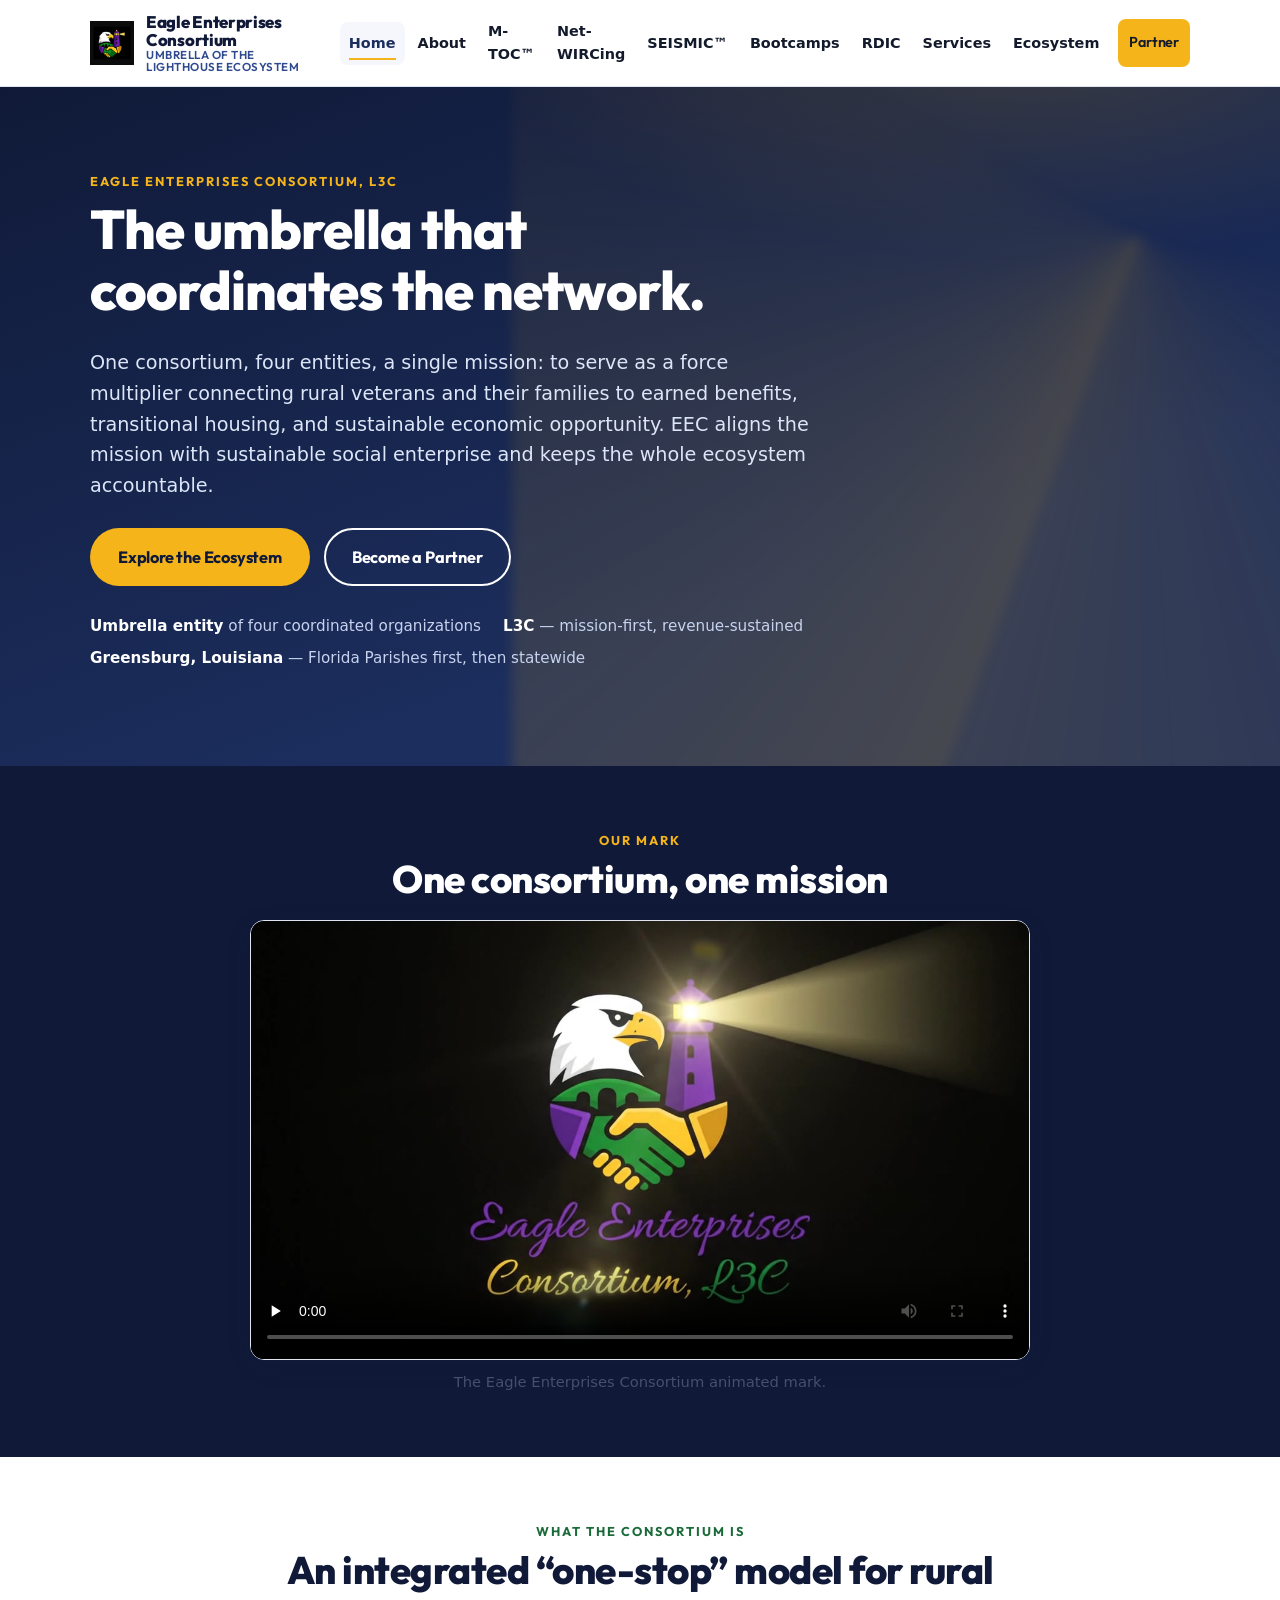
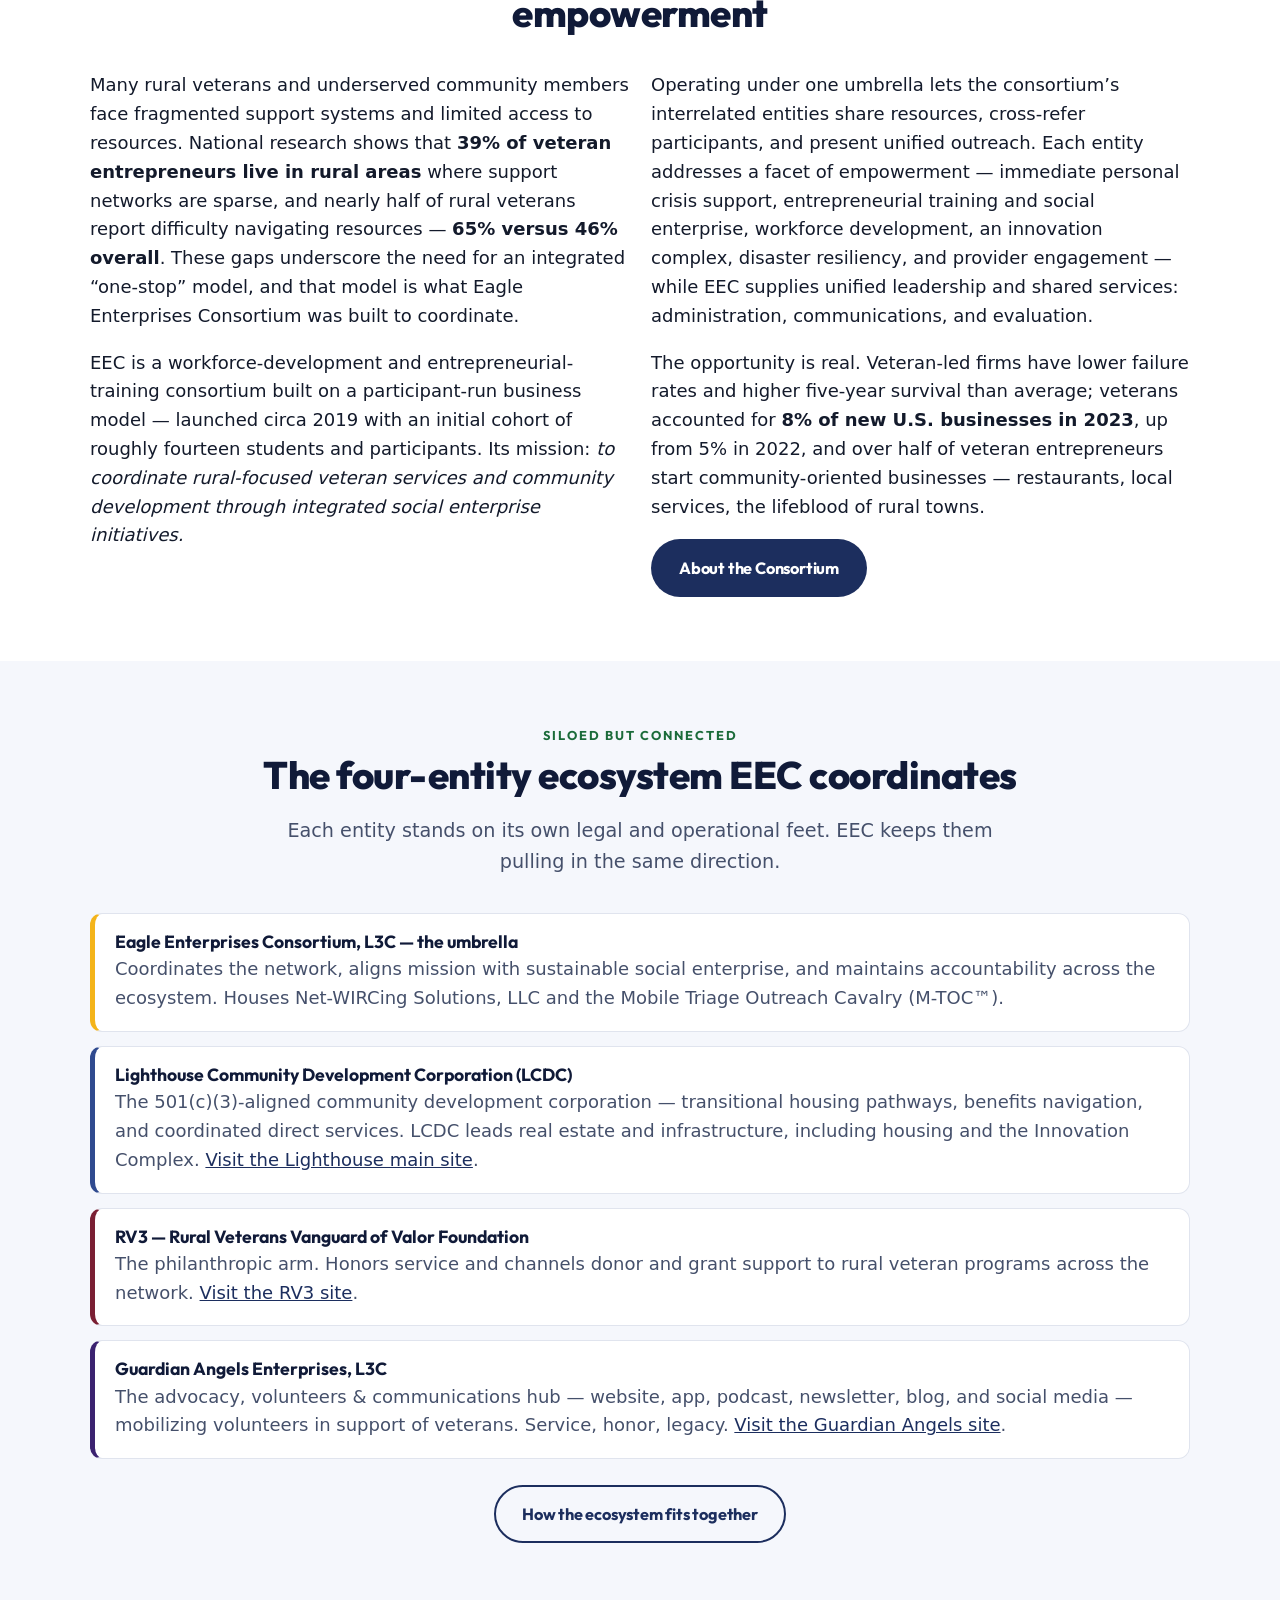
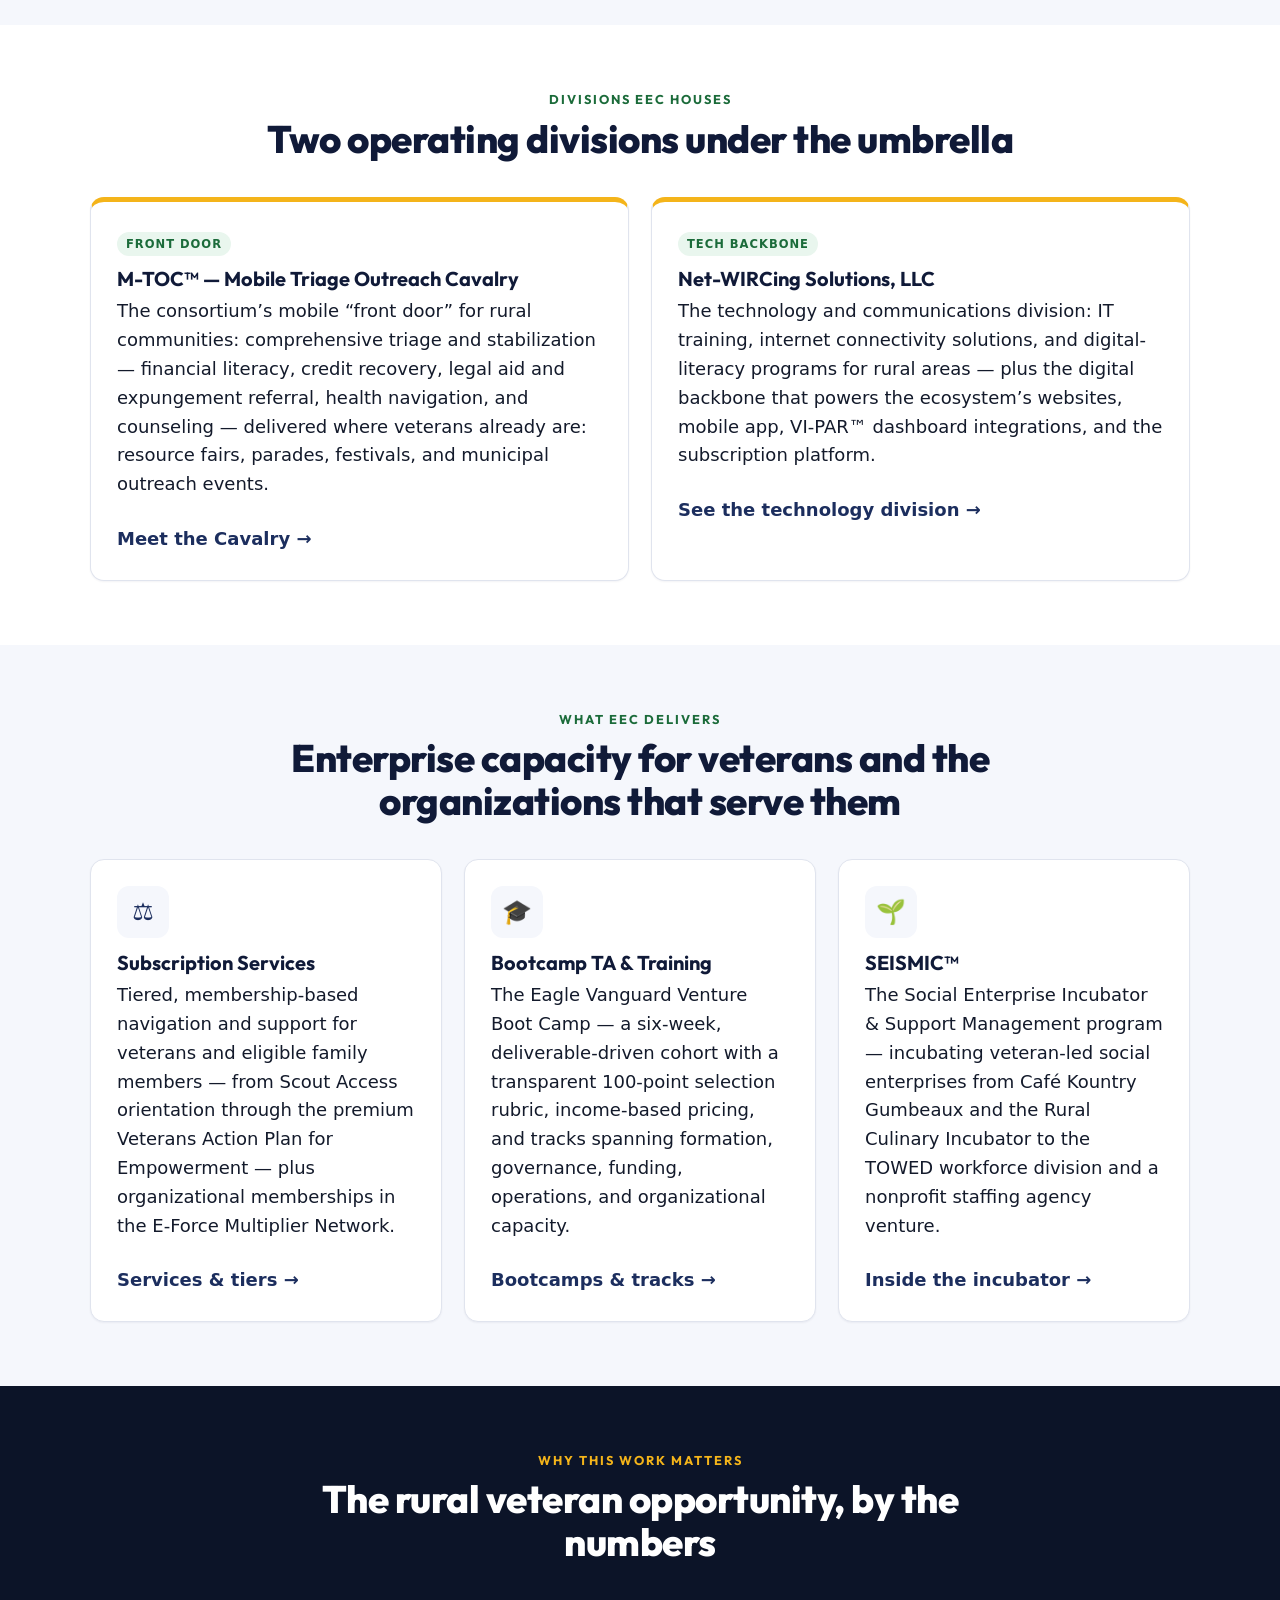
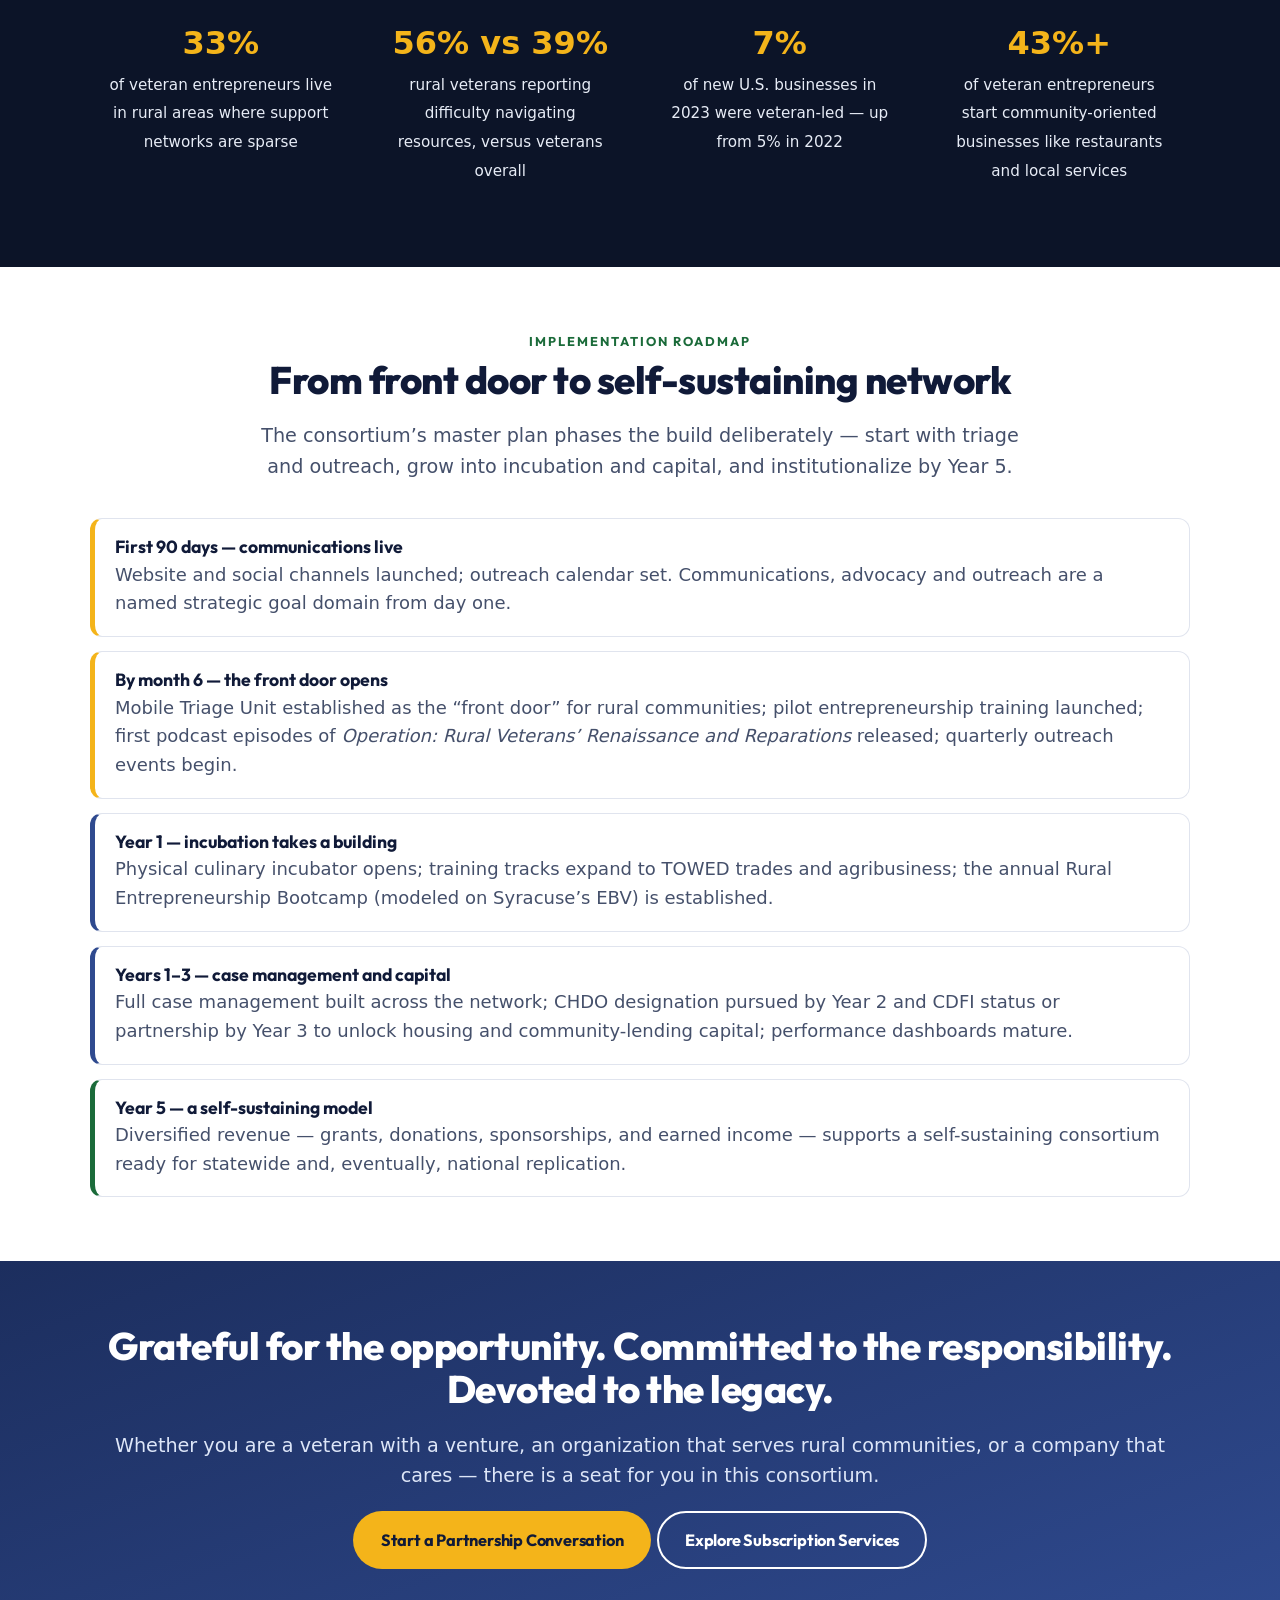
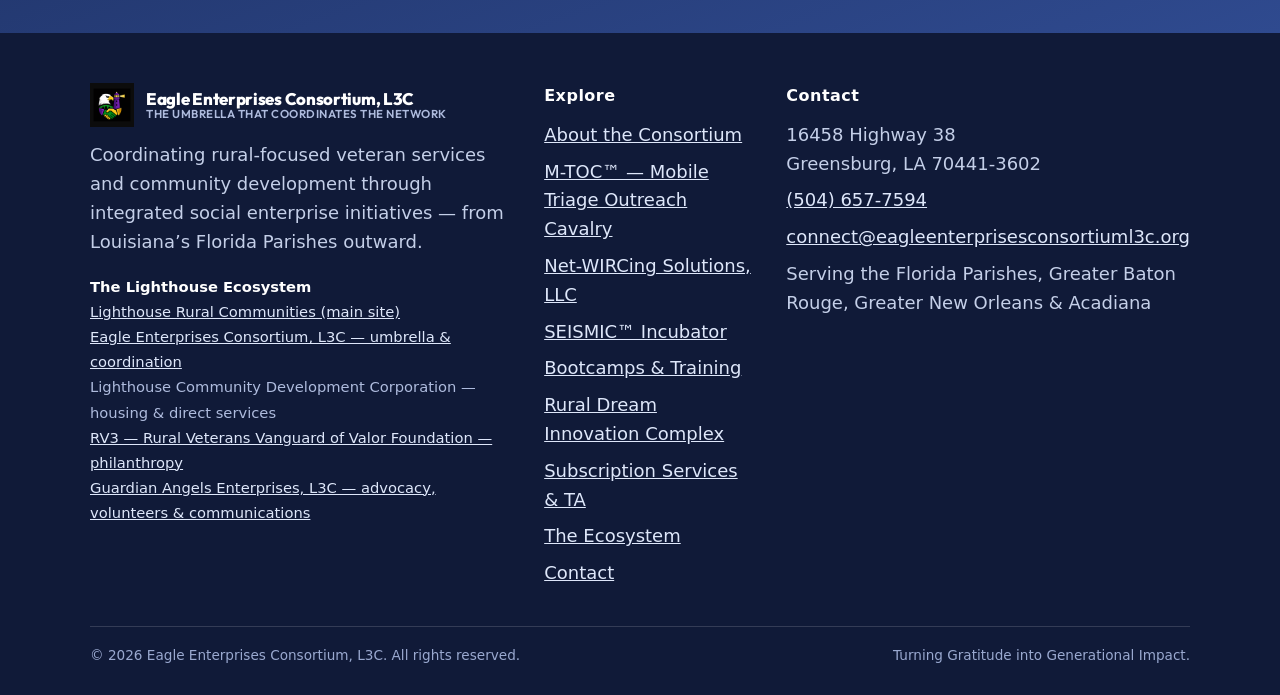
<file: index.html>
<!DOCTYPE html>
<html lang="en">
<head>
  <meta charset="UTF-8">
  <meta name="viewport" content="width=device-width, initial-scale=1.0">
  <title>Eagle Enterprises Consortium, L3C — The Umbrella of the Lighthouse Rural-Veterans Ecosystem</title>
  <meta name="description" content="Eagle Enterprises Consortium, L3C coordinates the Lighthouse rural-veterans ecosystem in Louisiana — housing Net-WIRCing Solutions and M-TOC, and delivering subscription services, bootcamp training, and the SEISMIC social-enterprise incubator.">
  <link rel="canonical" href="https://www.eagleenterprisesconsortiuml3c.org/">
  <meta property="og:type" content="website">
  <meta property="og:site_name" content="Eagle Enterprises Consortium, L3C">
  <meta property="og:title" content="Eagle Enterprises Consortium, L3C — The Umbrella of the Lighthouse Rural-Veterans Ecosystem">
  <meta property="og:description" content="Eagle Enterprises Consortium, L3C coordinates the Lighthouse rural-veterans ecosystem in Louisiana — housing Net-WIRCing Solutions and M-TOC, and delivering subscription services, bootcamp training, and the SEISMIC social-enterprise incubator.">
  <meta property="og:url" content="https://www.eagleenterprisesconsortiuml3c.org/">
  <meta name="theme-color" content="#101A38">
  <link rel="icon" type="image/png" href="assets/logo.png">
  <link rel="stylesheet" href="css/styles.css">
</head>
<body>
<a class="skip-link" href="#main">Skip to main content</a>

<header class="site-header">
  <div class="container">
    <nav class="nav" aria-label="Primary">
      <a class="brand" href="index.html">
        <img class="mark" src="assets/logo.png" alt="" width="44" height="44">
        <span class="brand-name">Eagle Enterprises Consortium
          <span class="brand-sub">Umbrella of the Lighthouse Ecosystem</span>
        </span>
      </a>
      <button class="nav-toggle" aria-expanded="false" aria-controls="primary-nav">Menu</button>
      <ul class="nav-links" id="primary-nav">
        <li><a href="index.html" aria-current="page">Home</a></li>
        <li><a href="about.html">About</a></li>
        <li><a href="m-toc.html">M-TOC™</a></li>
        <li><a href="net-wircing.html">Net-WIRCing</a></li>
        <li><a href="seismic.html">SEISMIC™</a></li>
        <li><a href="bootcamps.html">Bootcamps</a></li>
        <li><a href="rdic.html">RDIC</a></li>
        <li><a href="services.html">Services</a></li>
        <li><a href="ecosystem.html">Ecosystem</a></li>
        <li class="nav-cta"><a class="btn btn-gold" href="contact.html">Partner</a></li>
      </ul>
    </nav>
  </div>
</header>

<main id="main">

  <section class="hero">
    <div class="container">
      <p class="eyebrow" style="color:#F4B41A">Eagle Enterprises Consortium, L3C</p>
      <h1>The umbrella that coordinates the network.</h1>
      <p class="lead">One consortium, four entities, a single mission: to serve as a force multiplier
      connecting rural veterans and their families to earned benefits, transitional housing, and
      sustainable economic opportunity. EEC aligns the mission with sustainable social enterprise
      and keeps the whole ecosystem accountable.</p>
      <div class="hero-ctas">
        <a class="btn btn-gold" href="ecosystem.html">Explore the Ecosystem</a>
        <a class="btn btn-ghost" style="color:#fff;border-color:#fff" href="contact.html">Become a Partner</a>
      </div>
      <p class="trust-row">
        <span><b>Umbrella entity</b> of four coordinated organizations</span>
        <span><b>L3C</b> — mission-first, revenue-sustained</span>
        <span><b>Greensburg, Louisiana</b> — Florida Parishes first, then statewide</span>
      </p>
    </div>
  </section>

  <section class="section" style="background:#101A38">
    <div class="container" style="max-width:820px;text-align:center">
      <p class="eyebrow" style="color:#F4B41A">Our mark</p>
      <h2 style="color:#fff">One consortium, one mission</h2>
      <figure class="media video-figure">
        <video class="brandshot" controls preload="none" playsinline poster="assets/img/eagle-enterprises-poster.jpg" aria-label="Eagle Enterprises Consortium animated brand mark">
          <source src="assets/img/eagle-enterprises.mp4" type="video/mp4">
        </video>
        <figcaption>The Eagle Enterprises Consortium animated mark.</figcaption>
      </figure>
    </div>
  </section>

  <section class="section">
    <div class="container">
      <div class="section-head">
        <p class="eyebrow">What the Consortium Is</p>
        <h2>An integrated &ldquo;one-stop&rdquo; model for rural empowerment</h2>
      </div>
      <div class="grid grid-2">
        <div class="prose">
          <p>Many rural veterans and underserved community members face fragmented support systems
          and limited access to resources. National research shows that <strong>39% of veteran
          entrepreneurs live in rural areas</strong> where support networks are sparse, and nearly
          half of rural veterans report difficulty navigating resources — <strong>65% versus 46%
          overall</strong>. These gaps underscore the need for an integrated &ldquo;one-stop&rdquo;
          model, and that model is what Eagle Enterprises Consortium was built to coordinate.</p>
          <p>EEC is a workforce-development and entrepreneurial-training consortium built on a
          participant-run business model — launched circa 2019 with an initial cohort of roughly
          fourteen students and participants. Its mission: <em>to coordinate rural-focused veteran
          services and community development through integrated social enterprise initiatives.</em></p>
        </div>
        <div class="prose">
          <p>Operating under one umbrella lets the consortium&rsquo;s interrelated entities share
          resources, cross-refer participants, and present unified outreach. Each entity addresses
          a facet of empowerment — immediate personal crisis support, entrepreneurial training and
          social enterprise, workforce development, an innovation complex, disaster resiliency, and
          provider engagement — while EEC supplies unified leadership and shared services:
          administration, communications, and evaluation.</p>
          <p>The opportunity is real. Veteran-led firms have lower failure rates and higher five-year
          survival than average; veterans accounted for <strong>8% of new U.S. businesses in 2023</strong>,
          up from 5% in 2022, and over half of veteran entrepreneurs start community-oriented
          businesses — restaurants, local services, the lifeblood of rural towns.</p>
          <a class="btn btn-primary" href="about.html">About the Consortium</a>
        </div>
      </div>
    </div>
  </section>

  <section class="section section--alt">
    <div class="container">
      <div class="section-head">
        <p class="eyebrow">Siloed but Connected</p>
        <h2>The four-entity ecosystem EEC coordinates</h2>
        <p class="lead">Each entity stands on its own legal and operational feet. EEC keeps them
        pulling in the same direction.</p>
      </div>
      <div class="eco-list">
        <div class="eco-item" style="border-left-color:#F4B41A">
          <div>
            <h3>Eagle Enterprises Consortium, L3C — the umbrella</h3>
            <p>Coordinates the network, aligns mission with sustainable social enterprise, and
            maintains accountability across the ecosystem. Houses Net-WIRCing Solutions, LLC and
            the Mobile Triage Outreach Cavalry (M-TOC™).</p>
          </div>
        </div>
        <div class="eco-item">
          <div>
            <h3>Lighthouse Community Development Corporation (LCDC)</h3>
            <p>The 501(c)(3)-aligned community development corporation — transitional housing
            pathways, benefits navigation, and coordinated direct services. LCDC leads real estate
            and infrastructure, including housing and the Innovation Complex.
            <a href="https://lighthouse-rural-communities.vercel.app">Visit the Lighthouse main site</a>.</p>
          </div>
        </div>
        <div class="eco-item" style="border-left-color:#7A1F33">
          <div>
            <h3>RV3 — Rural Veterans Vanguard of Valor Foundation</h3>
            <p>The philanthropic arm. Honors service and channels donor and grant support to rural
            veteran programs across the network.
            <a href="https://www.rv3vanguardofvalor.org">Visit the RV3 site</a>.</p>
          </div>
        </div>
        <div class="eco-item" style="border-left-color:#3B2270">
          <div>
            <h3>Guardian Angels Enterprises, L3C</h3>
            <p>The advocacy, volunteers &amp; communications hub — website, app, podcast, newsletter,
            blog, and social media — mobilizing volunteers in support of veterans. Service, honor, legacy.
            <a href="https://www.guardianangelsenterprises.org">Visit the Guardian Angels site</a>.</p>
          </div>
        </div>
      </div>
      <p style="text-align:center;margin-top:26px"><a class="btn btn-ghost" href="ecosystem.html">How the ecosystem fits together</a></p>
    </div>
  </section>

  <section class="section">
    <div class="container">
      <div class="section-head">
        <p class="eyebrow">Divisions EEC Houses</p>
        <h2>Two operating divisions under the umbrella</h2>
      </div>
      <div class="grid grid-2">
        <div class="card card--accent">
          <span class="tag">Front Door</span>
          <h3>M-TOC™ — Mobile Triage Outreach Cavalry</h3>
          <p>The consortium&rsquo;s mobile &ldquo;front door&rdquo; for rural communities: comprehensive
          triage and stabilization — financial literacy, credit recovery, legal aid and expungement referral, health
          navigation, and counseling — delivered where veterans already are: resource fairs, parades,
          festivals, and municipal outreach events.</p>
          <a class="card-cta" href="m-toc.html">Meet the Cavalry</a>
        </div>
        <div class="card card--accent">
          <span class="tag">Tech Backbone</span>
          <h3>Net-WIRCing Solutions, LLC</h3>
          <p>The technology and communications division: IT training, internet connectivity
          solutions, and digital-literacy programs for rural areas — plus the digital backbone that
          powers the ecosystem&rsquo;s websites, mobile app, VI-PAR™ dashboard integrations, and the
          subscription platform.</p>
          <a class="card-cta" href="net-wircing.html">See the technology division</a>
        </div>
      </div>
    </div>
  </section>

  <section class="section section--alt">
    <div class="container">
      <div class="section-head">
        <p class="eyebrow">What EEC Delivers</p>
        <h2>Enterprise capacity for veterans and the organizations that serve them</h2>
      </div>
      <div class="grid grid-3">
        <div class="card">
          <div class="icon-badge" aria-hidden="true">&#9878;</div>
          <h3>Subscription Services</h3>
          <p>Tiered, membership-based navigation and support for veterans and eligible family
          members — from Scout Access orientation through the premium Veterans Action Plan for
          Empowerment — plus organizational memberships in the E-Force Multiplier Network.</p>
          <a class="card-cta" href="services.html">Services &amp; tiers</a>
        </div>
        <div class="card">
          <div class="icon-badge" aria-hidden="true">&#127891;</div>
          <h3>Bootcamp TA &amp; Training</h3>
          <p>The Eagle Vanguard Venture Boot Camp — a six-week, deliverable-driven cohort with a
          transparent 100-point selection rubric, income-based pricing, and tracks spanning
          formation, governance, funding, operations, and organizational capacity.</p>
          <a class="card-cta" href="bootcamps.html">Bootcamps &amp; tracks</a>
        </div>
        <div class="card">
          <div class="icon-badge" aria-hidden="true">&#127793;</div>
          <h3>SEISMIC™</h3>
          <p>The Social Enterprise Incubator &amp; Support Management program — incubating
          veteran-led social enterprises from Caf&eacute; Kountry Gumbeaux and the Rural Culinary
          Incubator to the TOWED workforce division and a nonprofit staffing agency venture.</p>
          <a class="card-cta" href="seismic.html">Inside the incubator</a>
        </div>
      </div>
    </div>
  </section>

  <section class="section section--dark">
    <div class="container">
      <div class="section-head">
        <p class="eyebrow" style="color:#F4B41A">Why This Work Matters</p>
        <h2>The rural veteran opportunity, by the numbers</h2>
      </div>
      <div class="stats">
        <div class="stat"><b>39%</b><span>of veteran entrepreneurs live in rural areas where support networks are sparse</span></div>
        <div class="stat"><b>65% vs 46%</b><span>rural veterans reporting difficulty navigating resources, versus veterans overall</span></div>
        <div class="stat"><b>8%</b><span>of new U.S. businesses in 2023 were veteran-led — up from 5% in 2022</span></div>
        <div class="stat"><b>50%+</b><span>of veteran entrepreneurs start community-oriented businesses like restaurants and local services</span></div>
      </div>
    </div>
  </section>

  <section class="section">
    <div class="container">
      <div class="section-head">
        <p class="eyebrow">Implementation Roadmap</p>
        <h2>From front door to self-sustaining network</h2>
        <p class="lead">The consortium&rsquo;s master plan phases the build deliberately — start
        with triage and outreach, grow into incubation and capital, and institutionalize by Year 5.</p>
      </div>
      <div class="eco-list">
        <div class="eco-item" style="border-left-color:#F4B41A">
          <div><h3>First 90 days — communications live</h3>
          <p>Website and social channels launched; outreach calendar set. Communications, advocacy
          and outreach are a named strategic goal domain from day one.</p></div>
        </div>
        <div class="eco-item" style="border-left-color:#F4B41A">
          <div><h3>By month 6 — the front door opens</h3>
          <p>Mobile Triage Unit established as the &ldquo;front door&rdquo; for rural communities;
          pilot entrepreneurship training launched; first podcast episodes of
          <em>Operation: Rural Veterans&rsquo; Renaissance and Reparations</em> released; quarterly
          outreach events begin.</p></div>
        </div>
        <div class="eco-item">
          <div><h3>Year 1 — incubation takes a building</h3>
          <p>Physical culinary incubator opens; training tracks expand to TOWED trades and
          agribusiness; the annual Rural Entrepreneurship Bootcamp (modeled on Syracuse&rsquo;s EBV)
          is established.</p></div>
        </div>
        <div class="eco-item">
          <div><h3>Years 1&ndash;3 — case management and capital</h3>
          <p>Full case management built across the network; CHDO designation pursued by Year 2 and
          CDFI status or partnership by Year 3 to unlock housing and community-lending capital;
          performance dashboards mature.</p></div>
        </div>
        <div class="eco-item" style="border-left-color:#1B6B3A">
          <div><h3>Year 5 — a self-sustaining model</h3>
          <p>Diversified revenue — grants, donations, sponsorships, and earned income — supports a
          self-sustaining consortium ready for statewide and, eventually, national replication.</p></div>
        </div>
      </div>
    </div>
  </section>

  <section class="section cta-band">
    <div class="container" style="text-align:center">
      <h2>Grateful for the opportunity. Committed to the responsibility. Devoted to the legacy.</h2>
      <p class="lead">Whether you are a veteran with a venture, an organization that serves rural
      communities, or a company that cares — there is a seat for you in this consortium.</p>
      <div class="hero-ctas" style="justify-content:center">
        <a class="btn btn-gold" href="contact.html">Start a Partnership Conversation</a>
        <a class="btn btn-ghost" href="services.html">Explore Subscription Services</a>
      </div>
    </div>
  </section>

</main>

<footer class="site-footer">
  <div class="container">
    <div class="footer-grid">
      <div>
        <a class="brand" href="index.html" style="color:#fff">
          <img class="mark" src="assets/logo.png" alt="" width="44" height="44">
          <span class="brand-name" style="color:#fff">Eagle Enterprises Consortium, L3C
            <span class="brand-sub" style="color:#AEBBDD">The umbrella that coordinates the network</span>
          </span>
        </a>
        <p style="margin-top:14px">Coordinating rural-focused veteran services and community development
        through integrated social enterprise initiatives — from Louisiana&rsquo;s Florida Parishes outward.</p>
        <p class="footer-entities"><strong style="color:#fff">The Lighthouse Ecosystem</strong><br>
          <a href="https://lighthouse-rural-communities.vercel.app">Lighthouse Rural Communities (main site)</a><br>
          <a href="https://www.eagleenterprisesconsortiuml3c.org">Eagle Enterprises Consortium, L3C — umbrella &amp; coordination</a><br>
          Lighthouse Community Development Corporation — housing &amp; direct services<br>
          <a href="https://www.rv3vanguardofvalor.org">RV3 — Rural Veterans Vanguard of Valor Foundation — philanthropy</a><br>
          <a href="https://www.guardianangelsenterprises.org">Guardian Angels Enterprises, L3C — advocacy, volunteers &amp; communications</a>
        </p>
      </div>
      <div>
        <h4>Explore</h4>
        <ul>
          <li><a href="about.html">About the Consortium</a></li>
          <li><a href="m-toc.html">M-TOC™ — Mobile Triage Outreach Cavalry</a></li>
          <li><a href="net-wircing.html">Net-WIRCing Solutions, LLC</a></li>
          <li><a href="seismic.html">SEISMIC™ Incubator</a></li>
          <li><a href="bootcamps.html">Bootcamps &amp; Training</a></li>
          <li><a href="rdic.html">Rural Dream Innovation Complex</a></li>
          <li><a href="services.html">Subscription Services &amp; TA</a></li>
          <li><a href="ecosystem.html">The Ecosystem</a></li>
          <li><a href="contact.html">Contact</a></li>
        </ul>
      </div>
      <div>
        <h4>Contact</h4>
        <ul>
          <li>16458 Highway 38<br>Greensburg, LA 70441-3602</li>
          <li><a href="tel:+15046577594">(504) 657-7594</a></li>
          <li><a href="mailto:connect@eagleenterprisesconsortiuml3c.org">connect@eagleenterprisesconsortiuml3c.org</a></li>
          <li>Serving the Florida Parishes, Greater Baton Rouge, Greater New Orleans &amp; Acadiana</li>
        </ul>
      </div>
    </div>
    <div class="footer-bottom">
      <span>&copy; <span id="year">2026</span> Eagle Enterprises Consortium, L3C. All rights reserved.</span>
      <span>Turning Gratitude into Generational Impact.</span>
    </div>
  </div>
</footer>

<script src="js/main.js"></script>
</body>
</html>
</file>
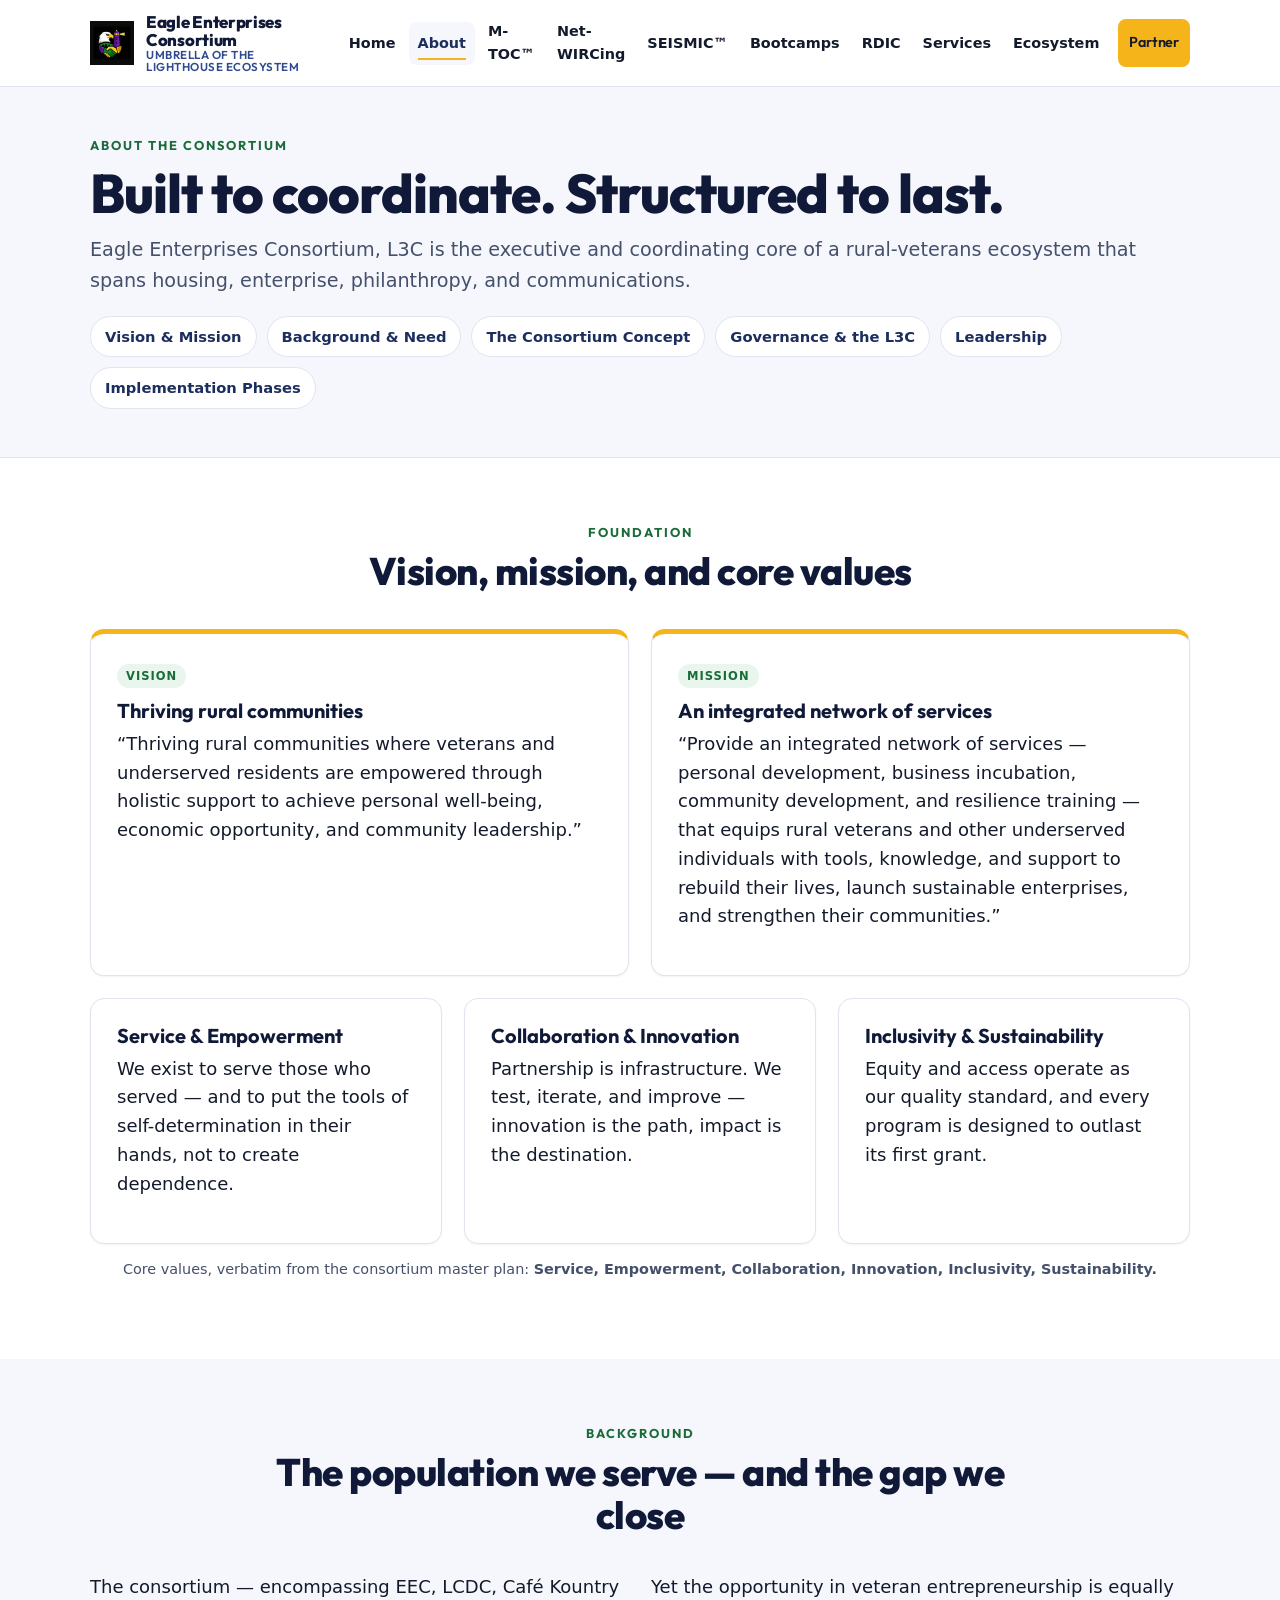
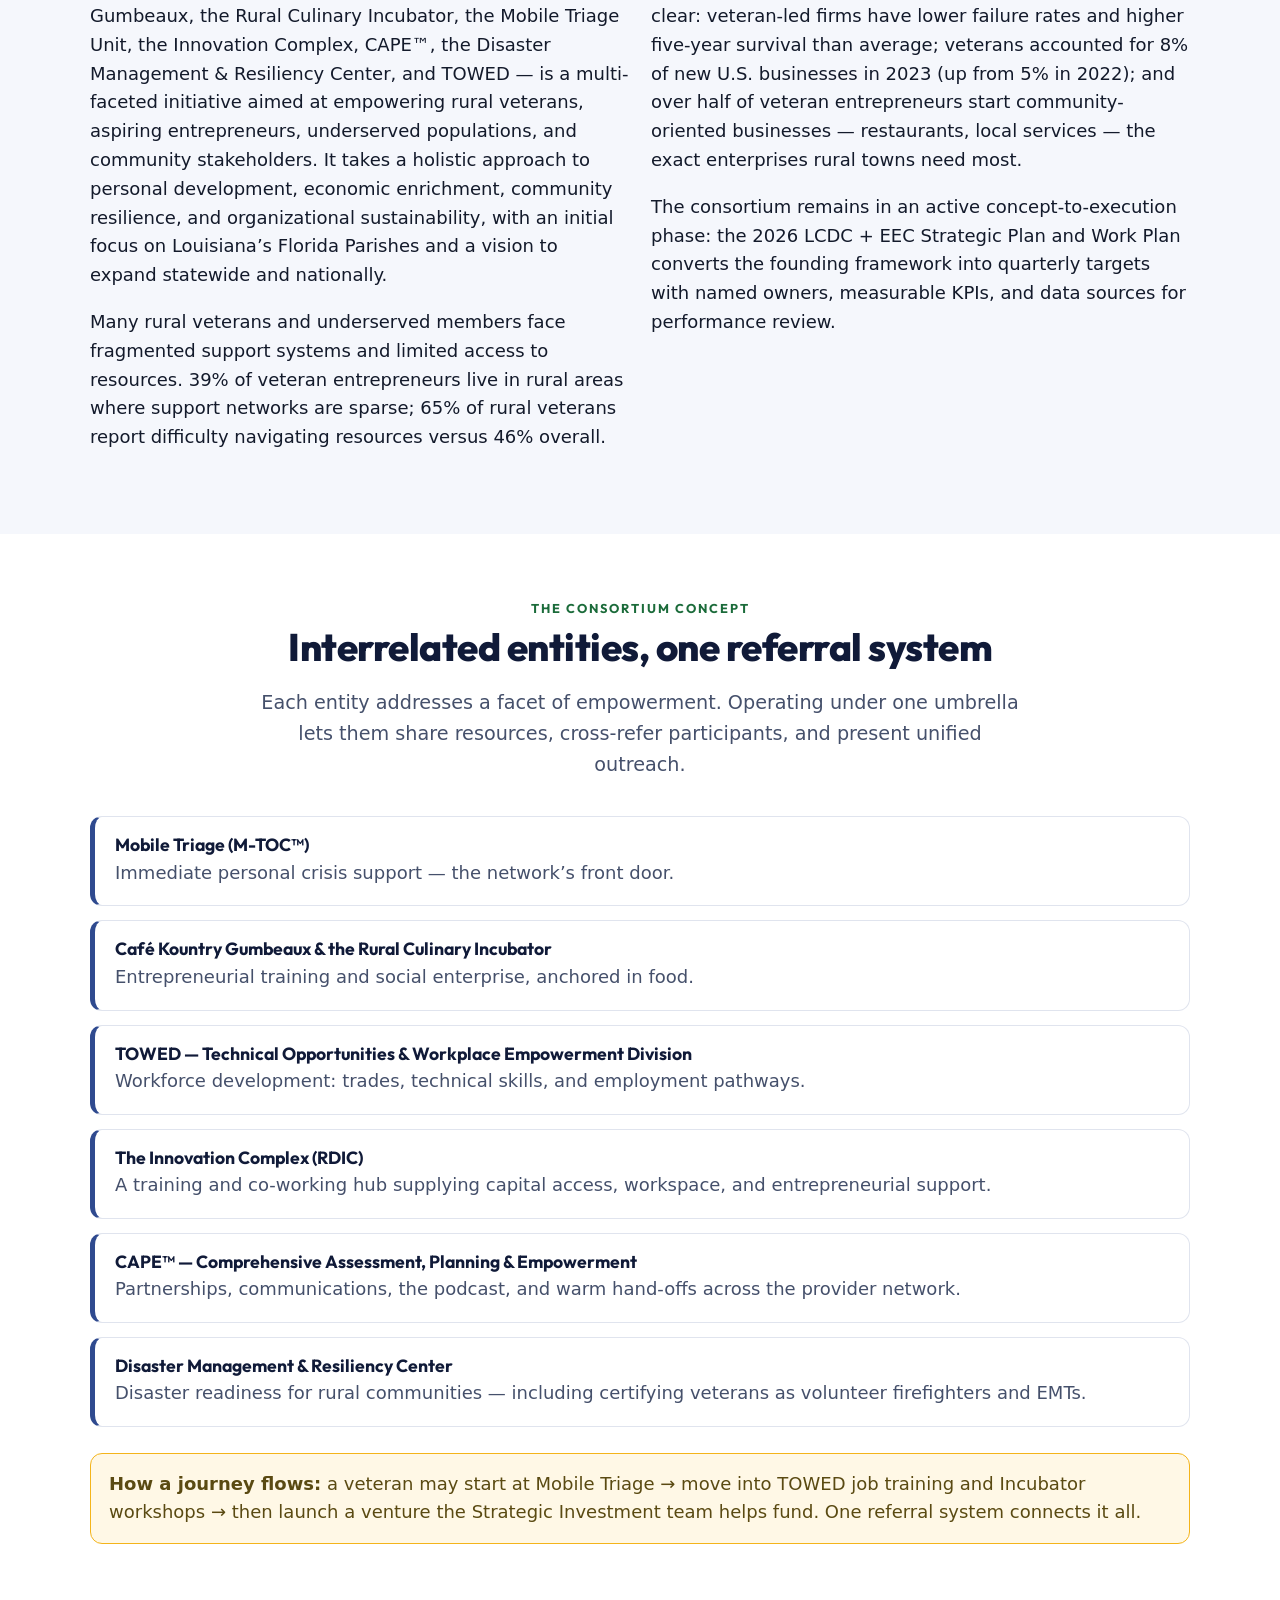
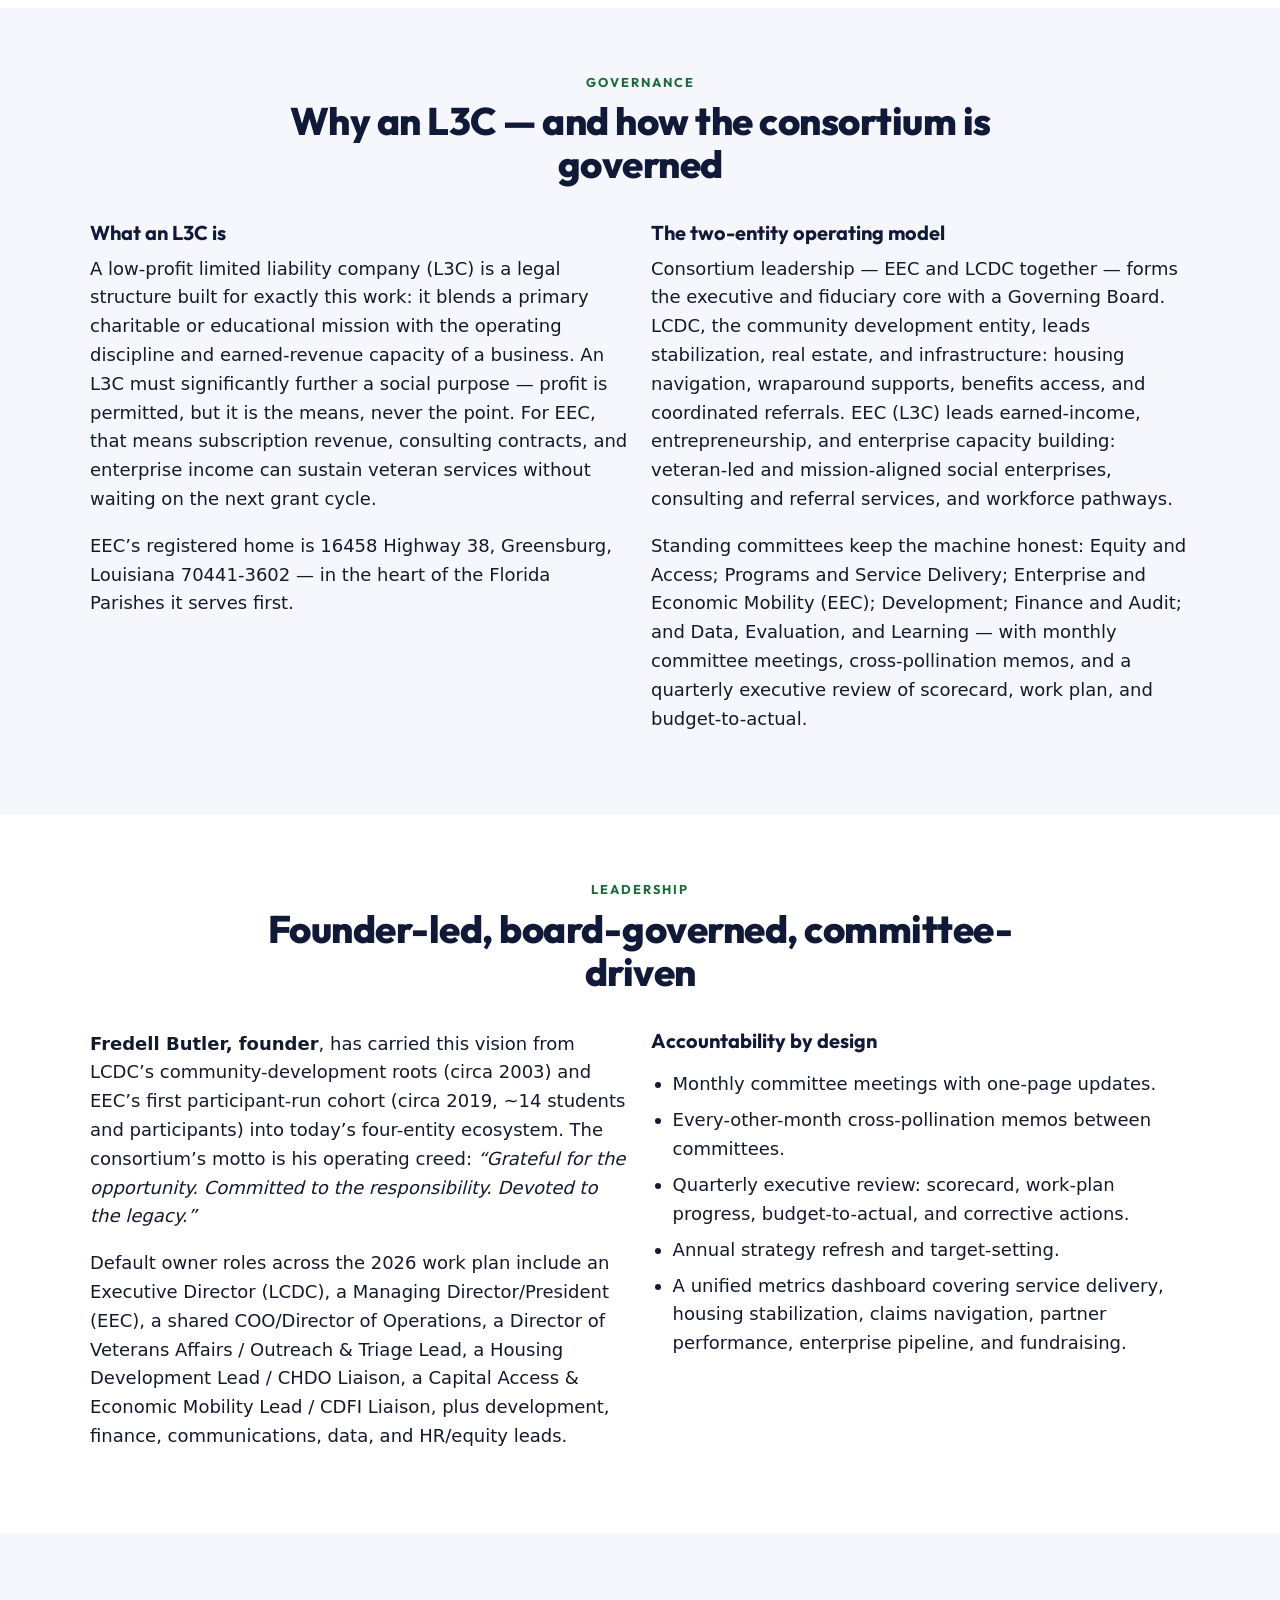
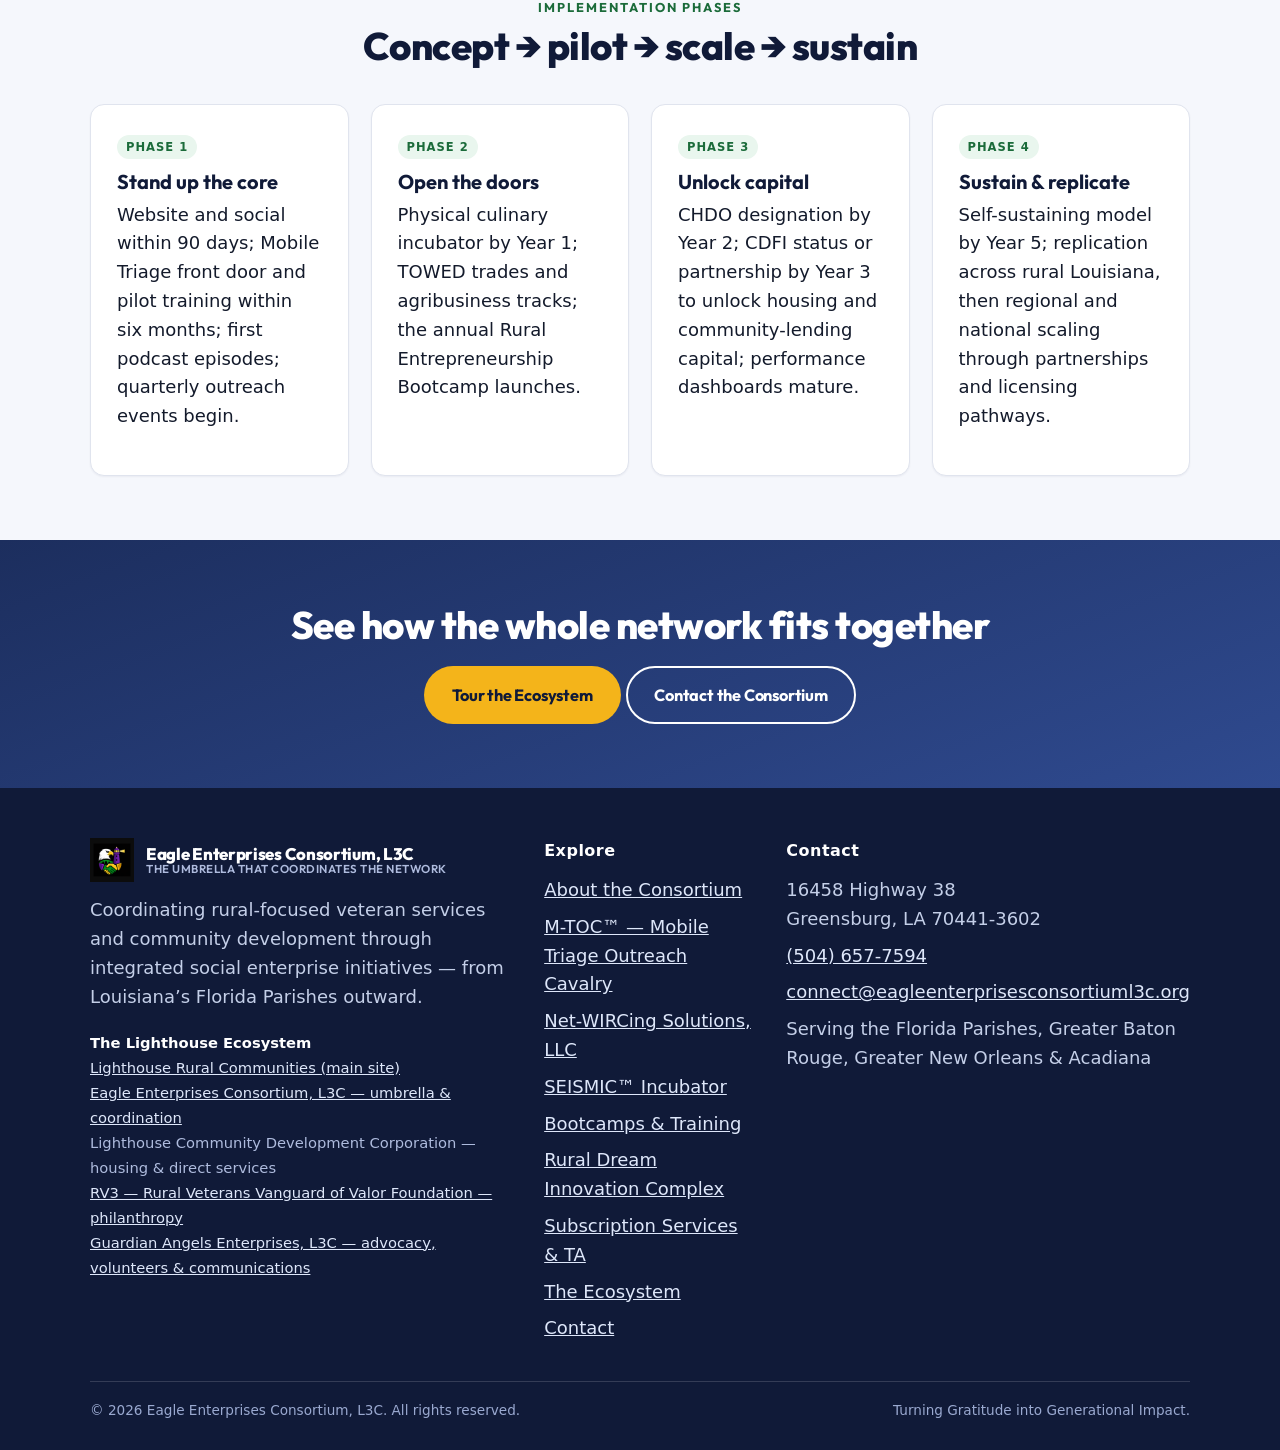
<file: about.html>
<!DOCTYPE html>
<html lang="en">
<head>
  <meta charset="UTF-8">
  <meta name="viewport" content="width=device-width, initial-scale=1.0">
  <title>About EEC — Vision, Mission, Governance & the L3C Structure | Eagle Enterprises Consortium</title>
  <meta name="description" content="The vision, mission, core values, consortium concept, L3C governance structure, and implementation phases of Eagle Enterprises Consortium — the umbrella of the Lighthouse rural-veterans ecosystem.">
  <link rel="canonical" href="https://www.eagleenterprisesconsortiuml3c.org/about">
  <meta property="og:type" content="website">
  <meta property="og:site_name" content="Eagle Enterprises Consortium, L3C">
  <meta property="og:title" content="About EEC — Vision, Mission, Governance & the L3C Structure | Eagle Enterprises Consortium">
  <meta property="og:description" content="The vision, mission, core values, consortium concept, L3C governance structure, and implementation phases of Eagle Enterprises Consortium — the umbrella of the Lighthouse rural-veterans ecosystem.">
  <meta property="og:url" content="https://www.eagleenterprisesconsortiuml3c.org/about">
  <meta name="theme-color" content="#101A38">
  <link rel="icon" type="image/png" href="assets/logo.png">
  <link rel="stylesheet" href="css/styles.css">
</head>
<body>
<a class="skip-link" href="#main">Skip to main content</a>

<header class="site-header">
  <div class="container">
    <nav class="nav" aria-label="Primary">
      <a class="brand" href="index.html">
        <img class="mark" src="assets/logo.png" alt="" width="44" height="44">
        <span class="brand-name">Eagle Enterprises Consortium
          <span class="brand-sub">Umbrella of the Lighthouse Ecosystem</span>
        </span>
      </a>
      <button class="nav-toggle" aria-expanded="false" aria-controls="primary-nav">Menu</button>
      <ul class="nav-links" id="primary-nav">
        <li><a href="index.html">Home</a></li>
        <li><a href="about.html" aria-current="page">About</a></li>
        <li><a href="m-toc.html">M-TOC™</a></li>
        <li><a href="net-wircing.html">Net-WIRCing</a></li>
        <li><a href="seismic.html">SEISMIC™</a></li>
        <li><a href="bootcamps.html">Bootcamps</a></li>
        <li><a href="rdic.html">RDIC</a></li>
        <li><a href="services.html">Services</a></li>
        <li><a href="ecosystem.html">Ecosystem</a></li>
        <li class="nav-cta"><a class="btn btn-gold" href="contact.html">Partner</a></li>
      </ul>
    </nav>
  </div>
</header>

<main id="main">

  <section class="page-hero">
    <div class="container">
      <p class="eyebrow">About the Consortium</p>
      <h1>Built to coordinate. Structured to last.</h1>
      <p class="lead">Eagle Enterprises Consortium, L3C is the executive and coordinating core of a
      rural-veterans ecosystem that spans housing, enterprise, philanthropy, and communications.</p>
      <nav class="anchor-nav" aria-label="On this page">
        <a href="#vision">Vision &amp; Mission</a>
        <a href="#need">Background &amp; Need</a>
        <a href="#concept">The Consortium Concept</a>
        <a href="#l3c">Governance &amp; the L3C</a>
        <a href="#leadership">Leadership</a>
        <a href="#phases">Implementation Phases</a>
      </nav>
    </div>
  </section>

  <section class="section" id="vision">
    <div class="container">
      <div class="section-head">
        <p class="eyebrow">Foundation</p>
        <h2>Vision, mission, and core values</h2>
      </div>
      <div class="grid grid-2">
        <div class="card card--accent">
          <span class="tag">Vision</span>
          <h3>Thriving rural communities</h3>
          <p>&ldquo;Thriving rural communities where veterans and underserved residents are
          empowered through holistic support to achieve personal well-being, economic opportunity,
          and community leadership.&rdquo;</p>
        </div>
        <div class="card card--accent">
          <span class="tag">Mission</span>
          <h3>An integrated network of services</h3>
          <p>&ldquo;Provide an integrated network of services — personal development, business
          incubation, community development, and resilience training — that equips rural veterans
          and other underserved individuals with tools, knowledge, and support to rebuild their
          lives, launch sustainable enterprises, and strengthen their communities.&rdquo;</p>
        </div>
      </div>
      <div class="grid grid-3" style="margin-top:22px">
        <div class="card"><h3>Service &amp; Empowerment</h3>
          <p>We exist to serve those who served — and to put the tools of self-determination in
          their hands, not to create dependence.</p></div>
        <div class="card"><h3>Collaboration &amp; Innovation</h3>
          <p>Partnership is infrastructure. We test, iterate, and improve — innovation is the path,
          impact is the destination.</p></div>
        <div class="card"><h3>Inclusivity &amp; Sustainability</h3>
          <p>Equity and access operate as our quality standard, and every program is designed to
          outlast its first grant.</p></div>
      </div>
      <p class="form-hint" style="text-align:center;margin-top:14px">Core values, verbatim from the
      consortium master plan: <strong>Service, Empowerment, Collaboration, Innovation, Inclusivity,
      Sustainability.</strong></p>
    </div>
  </section>

  <section class="section section--alt" id="need">
    <div class="container">
      <div class="section-head">
        <p class="eyebrow">Background</p>
        <h2>The population we serve — and the gap we close</h2>
      </div>
      <div class="grid grid-2">
        <div class="prose">
          <p>The consortium — encompassing EEC, LCDC, Caf&eacute; Kountry Gumbeaux, the Rural
          Culinary Incubator, the Mobile Triage Unit, the Innovation Complex, CAPE™, the Disaster
          Management &amp; Resiliency Center, and TOWED — is a multi-faceted initiative aimed at
          empowering rural veterans, aspiring entrepreneurs, underserved populations, and community
          stakeholders. It takes a holistic approach to personal development, economic enrichment,
          community resilience, and organizational sustainability, with an initial focus on
          Louisiana&rsquo;s Florida Parishes and a vision to expand statewide and nationally.</p>
          <p>Many rural veterans and underserved members face fragmented support systems and
          limited access to resources. 39% of veteran entrepreneurs live in rural areas where
          support networks are sparse; 65% of rural veterans report difficulty navigating
          resources versus 46% overall.</p>
        </div>
        <div class="prose">
          <p>Yet the opportunity in veteran entrepreneurship is equally clear: veteran-led firms
          have lower failure rates and higher five-year survival than average; veterans accounted
          for 8% of new U.S. businesses in 2023 (up from 5% in 2022); and over half of veteran
          entrepreneurs start community-oriented businesses — restaurants, local services — the
          exact enterprises rural towns need most.</p>
          <p>The consortium remains in an active concept-to-execution phase: the 2026 LCDC + EEC
          Strategic Plan and Work Plan converts the founding framework into quarterly targets with
          named owners, measurable KPIs, and data sources for performance review.</p>
        </div>
      </div>
    </div>
  </section>

  <section class="section" id="concept">
    <div class="container">
      <div class="section-head">
        <p class="eyebrow">The Consortium Concept</p>
        <h2>Interrelated entities, one referral system</h2>
        <p class="lead">Each entity addresses a facet of empowerment. Operating under one umbrella
        lets them share resources, cross-refer participants, and present unified outreach.</p>
      </div>
      <div class="eco-list">
        <div class="eco-item"><div><h3>Mobile Triage (M-TOC™)</h3>
          <p>Immediate personal crisis support — the network&rsquo;s front door.</p></div></div>
        <div class="eco-item"><div><h3>Caf&eacute; Kountry Gumbeaux &amp; the Rural Culinary Incubator</h3>
          <p>Entrepreneurial training and social enterprise, anchored in food.</p></div></div>
        <div class="eco-item"><div><h3>TOWED — Technical Opportunities &amp; Workplace Empowerment Division</h3>
          <p>Workforce development: trades, technical skills, and employment pathways.</p></div></div>
        <div class="eco-item"><div><h3>The Innovation Complex (RDIC)</h3>
          <p>A training and co-working hub supplying capital access, workspace, and entrepreneurial support.</p></div></div>
        <div class="eco-item"><div><h3>CAPE™ — Comprehensive Assessment, Planning &amp; Empowerment</h3>
          <p>Partnerships, communications, the podcast, and warm hand-offs across the provider network.</p></div></div>
        <div class="eco-item"><div><h3>Disaster Management &amp; Resiliency Center</h3>
          <p>Disaster readiness for rural communities — including certifying veterans as volunteer
          firefighters and EMTs.</p></div></div>
      </div>
      <div class="notice" style="margin-top:26px">
        <strong>How a journey flows:</strong> a veteran may start at Mobile Triage &rarr; move into
        TOWED job training and Incubator workshops &rarr; then launch a venture the Strategic
        Investment team helps fund. One referral system connects it all.
      </div>
    </div>
  </section>

  <section class="section section--alt" id="l3c">
    <div class="container">
      <div class="section-head">
        <p class="eyebrow">Governance</p>
        <h2>Why an L3C — and how the consortium is governed</h2>
      </div>
      <div class="grid grid-2">
        <div class="prose">
          <h3>What an L3C is</h3>
          <p>A low-profit limited liability company (L3C) is a legal structure built for exactly
          this work: it blends a primary charitable or educational mission with the operating
          discipline and earned-revenue capacity of a business. An L3C must significantly further
          a social purpose — profit is permitted, but it is the means, never the point. For EEC,
          that means subscription revenue, consulting contracts, and enterprise income can sustain
          veteran services without waiting on the next grant cycle.</p>
          <p>EEC&rsquo;s registered home is 16458 Highway 38, Greensburg, Louisiana 70441-3602 —
          in the heart of the Florida Parishes it serves first.</p>
        </div>
        <div class="prose">
          <h3>The two-entity operating model</h3>
          <p>Consortium leadership — EEC and LCDC together — forms the executive and fiduciary core
          with a Governing Board. LCDC, the community development entity, leads stabilization,
          real estate, and infrastructure: housing navigation, wraparound supports, benefits access,
          and coordinated referrals. EEC (L3C) leads earned-income, entrepreneurship, and enterprise
          capacity building: veteran-led and mission-aligned social enterprises, consulting and
          referral services, and workforce pathways.</p>
          <p>Standing committees keep the machine honest: Equity and Access; Programs and Service
          Delivery; Enterprise and Economic Mobility (EEC); Development; Finance and Audit; and
          Data, Evaluation, and Learning — with monthly committee meetings, cross-pollination
          memos, and a quarterly executive review of scorecard, work plan, and budget-to-actual.</p>
        </div>
      </div>
    </div>
  </section>

  <section class="section" id="leadership">
    <div class="container">
      <div class="section-head">
        <p class="eyebrow">Leadership</p>
        <h2>Founder-led, board-governed, committee-driven</h2>
      </div>
      <div class="grid grid-2">
        <div class="prose">
          <p><strong>Fredell Butler, founder</strong>, has carried this vision from LCDC&rsquo;s
          community-development roots (circa 2003) and EEC&rsquo;s first participant-run cohort
          (circa 2019, ~14 students and participants) into today&rsquo;s four-entity ecosystem.
          The consortium&rsquo;s motto is his operating creed:
          <em>&ldquo;Grateful for the opportunity. Committed to the responsibility. Devoted to the
          legacy.&rdquo;</em></p>
          <p>Default owner roles across the 2026 work plan include an Executive Director (LCDC), a
          Managing Director/President (EEC), a shared COO/Director of Operations, a Director of
          Veterans Affairs / Outreach &amp; Triage Lead, a Housing Development Lead / CHDO Liaison,
          a Capital Access &amp; Economic Mobility Lead / CDFI Liaison, plus development, finance,
          communications, data, and HR/equity leads.</p>
        </div>
        <div class="prose">
          <h3>Accountability by design</h3>
          <ul>
            <li>Monthly committee meetings with one-page updates.</li>
            <li>Every-other-month cross-pollination memos between committees.</li>
            <li>Quarterly executive review: scorecard, work-plan progress, budget-to-actual, and corrective actions.</li>
            <li>Annual strategy refresh and target-setting.</li>
            <li>A unified metrics dashboard covering service delivery, housing stabilization, claims
            navigation, partner performance, enterprise pipeline, and fundraising.</li>
          </ul>
        </div>
      </div>
    </div>
  </section>

  <section class="section section--alt" id="phases">
    <div class="container">
      <div class="section-head">
        <p class="eyebrow">Implementation Phases</p>
        <h2>Concept &rarr; pilot &rarr; scale &rarr; sustain</h2>
      </div>
      <div class="grid grid-4">
        <div class="card"><span class="tag">Phase 1</span><h3>Stand up the core</h3>
          <p>Website and social within 90 days; Mobile Triage front door and pilot training within
          six months; first podcast episodes; quarterly outreach events begin.</p></div>
        <div class="card"><span class="tag">Phase 2</span><h3>Open the doors</h3>
          <p>Physical culinary incubator by Year 1; TOWED trades and agribusiness tracks; the
          annual Rural Entrepreneurship Bootcamp launches.</p></div>
        <div class="card"><span class="tag">Phase 3</span><h3>Unlock capital</h3>
          <p>CHDO designation by Year 2; CDFI status or partnership by Year 3 to unlock housing and
          community-lending capital; performance dashboards mature.</p></div>
        <div class="card"><span class="tag">Phase 4</span><h3>Sustain &amp; replicate</h3>
          <p>Self-sustaining model by Year 5; replication across rural Louisiana, then regional and
          national scaling through partnerships and licensing pathways.</p></div>
      </div>
    </div>
  </section>

  <section class="section cta-band">
    <div class="container" style="text-align:center">
      <h2>See how the whole network fits together</h2>
      <div class="hero-ctas" style="justify-content:center">
        <a class="btn btn-gold" href="ecosystem.html">Tour the Ecosystem</a>
        <a class="btn btn-ghost" href="contact.html">Contact the Consortium</a>
      </div>
    </div>
  </section>

</main>

<footer class="site-footer">
  <div class="container">
    <div class="footer-grid">
      <div>
        <a class="brand" href="index.html" style="color:#fff">
          <img class="mark" src="assets/logo.png" alt="" width="44" height="44">
          <span class="brand-name" style="color:#fff">Eagle Enterprises Consortium, L3C
            <span class="brand-sub" style="color:#AEBBDD">The umbrella that coordinates the network</span>
          </span>
        </a>
        <p style="margin-top:14px">Coordinating rural-focused veteran services and community development
        through integrated social enterprise initiatives — from Louisiana&rsquo;s Florida Parishes outward.</p>
        <p class="footer-entities"><strong style="color:#fff">The Lighthouse Ecosystem</strong><br>
          <a href="https://lighthouse-rural-communities.vercel.app">Lighthouse Rural Communities (main site)</a><br>
          <a href="https://www.eagleenterprisesconsortiuml3c.org">Eagle Enterprises Consortium, L3C — umbrella &amp; coordination</a><br>
          Lighthouse Community Development Corporation — housing &amp; direct services<br>
          <a href="https://www.rv3vanguardofvalor.org">RV3 — Rural Veterans Vanguard of Valor Foundation — philanthropy</a><br>
          <a href="https://www.guardianangelsenterprises.org">Guardian Angels Enterprises, L3C — advocacy, volunteers &amp; communications</a>
        </p>
      </div>
      <div>
        <h4>Explore</h4>
        <ul>
          <li><a href="about.html">About the Consortium</a></li>
          <li><a href="m-toc.html">M-TOC™ — Mobile Triage Outreach Cavalry</a></li>
          <li><a href="net-wircing.html">Net-WIRCing Solutions, LLC</a></li>
          <li><a href="seismic.html">SEISMIC™ Incubator</a></li>
          <li><a href="bootcamps.html">Bootcamps &amp; Training</a></li>
          <li><a href="rdic.html">Rural Dream Innovation Complex</a></li>
          <li><a href="services.html">Subscription Services &amp; TA</a></li>
          <li><a href="ecosystem.html">The Ecosystem</a></li>
          <li><a href="contact.html">Contact</a></li>
        </ul>
      </div>
      <div>
        <h4>Contact</h4>
        <ul>
          <li>16458 Highway 38<br>Greensburg, LA 70441-3602</li>
          <li><a href="tel:+15046577594">(504) 657-7594</a></li>
          <li><a href="mailto:connect@eagleenterprisesconsortiuml3c.org">connect@eagleenterprisesconsortiuml3c.org</a></li>
          <li>Serving the Florida Parishes, Greater Baton Rouge, Greater New Orleans &amp; Acadiana</li>
        </ul>
      </div>
    </div>
    <div class="footer-bottom">
      <span>&copy; <span id="year">2026</span> Eagle Enterprises Consortium, L3C. All rights reserved.</span>
      <span>Turning Gratitude into Generational Impact.</span>
    </div>
  </div>
</footer>

<script src="js/main.js"></script>
</body>
</html>
</file>
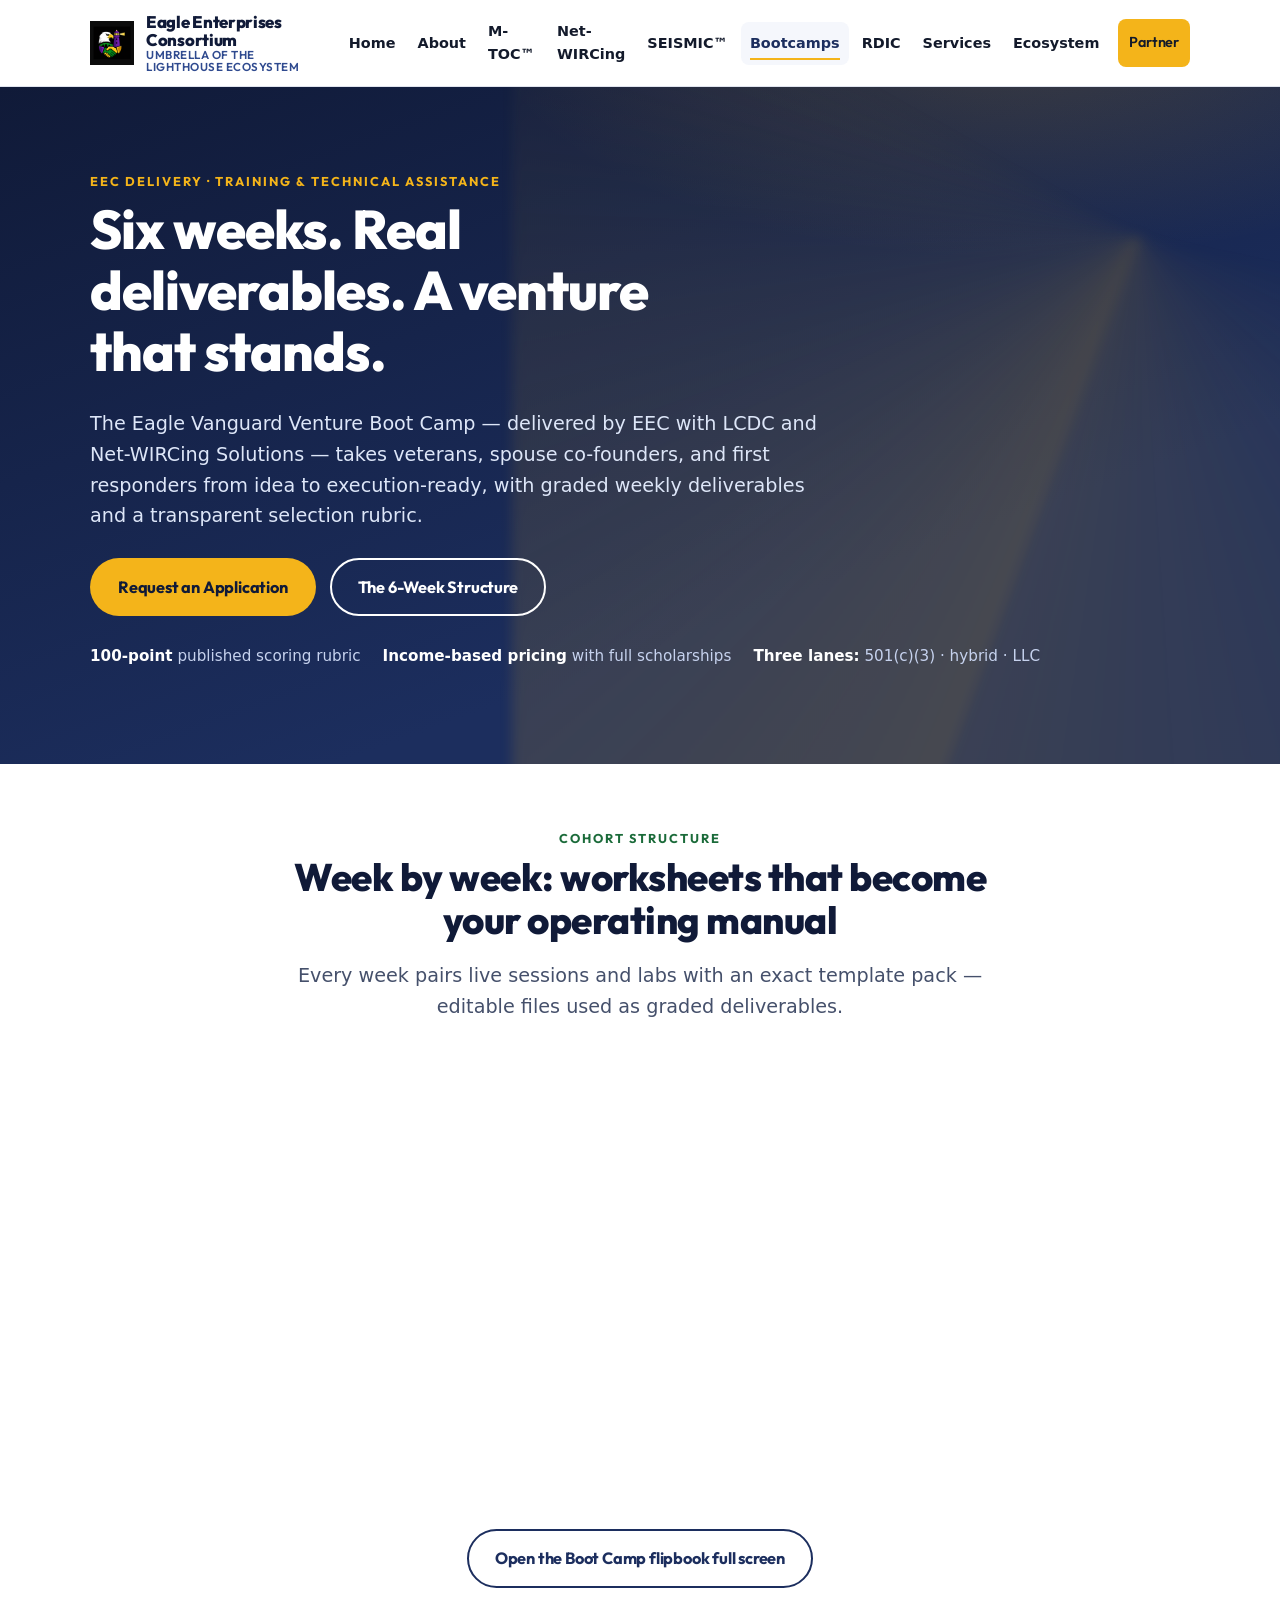
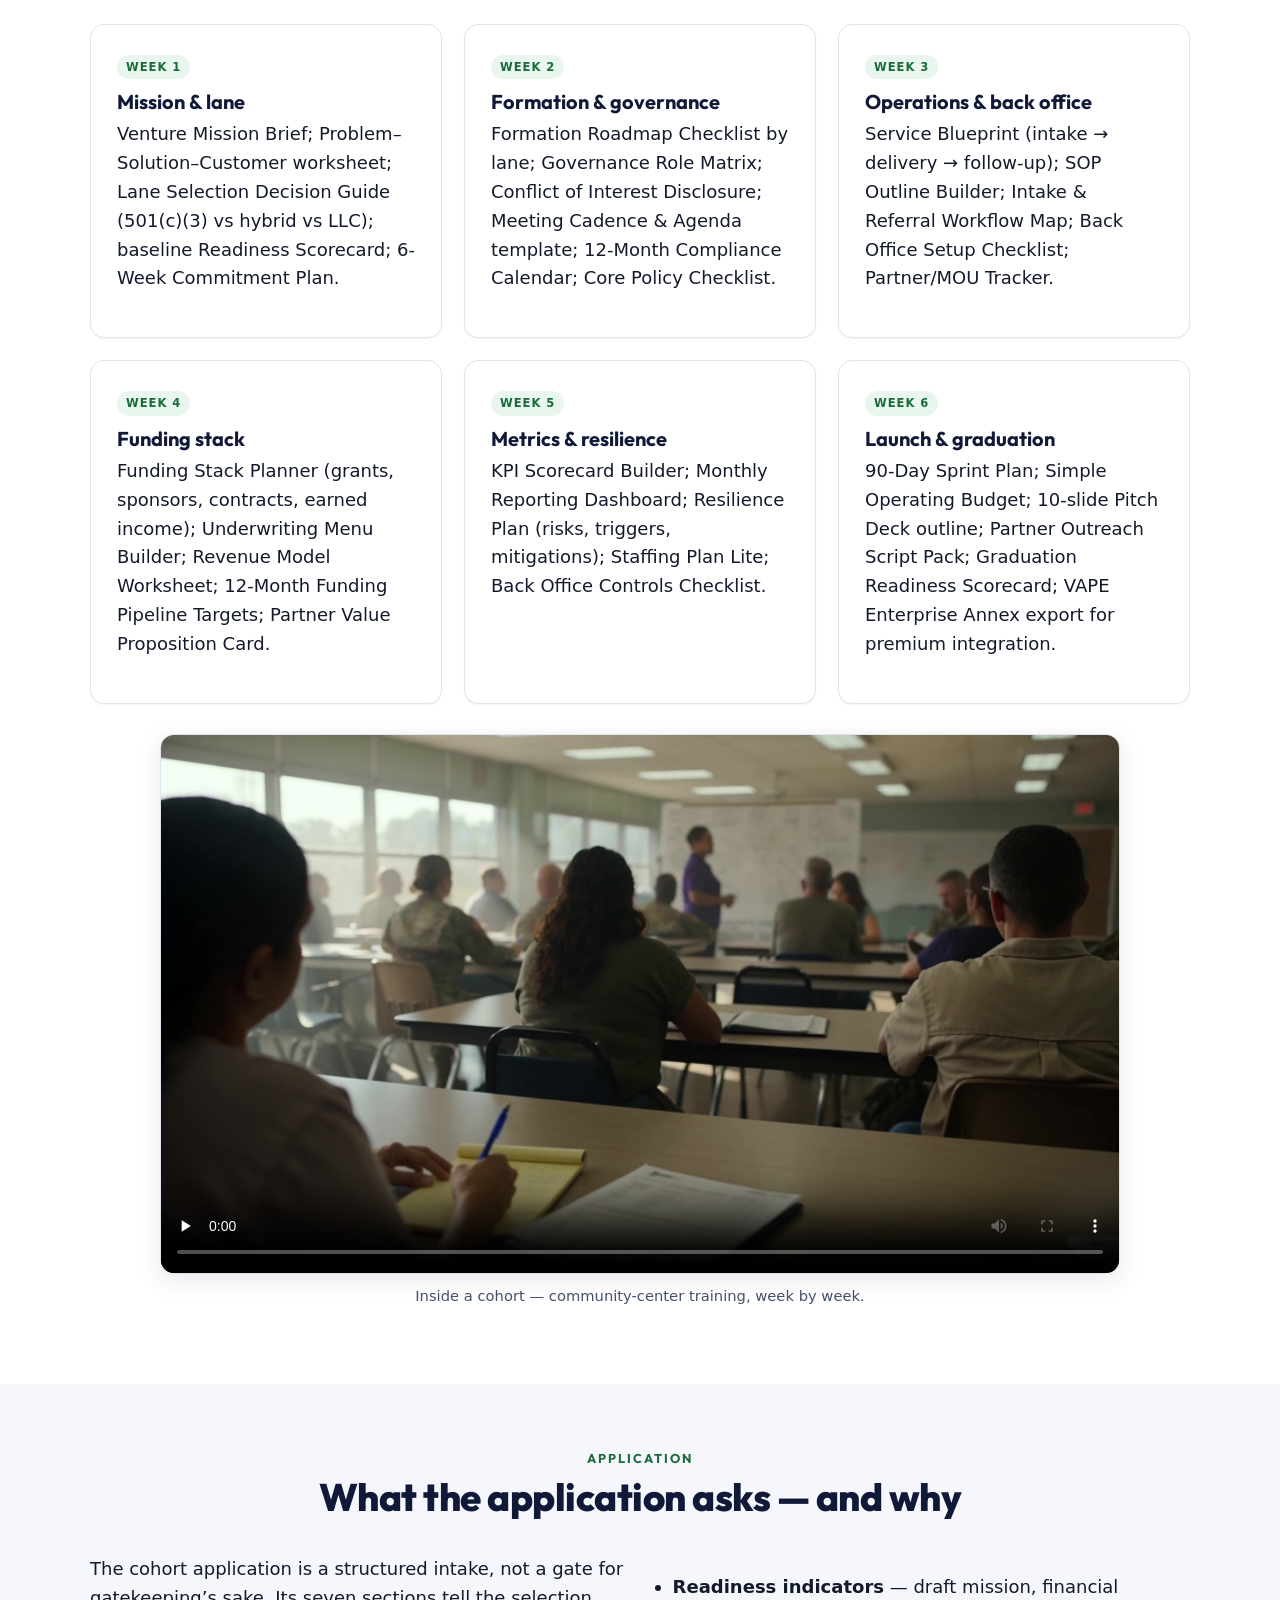
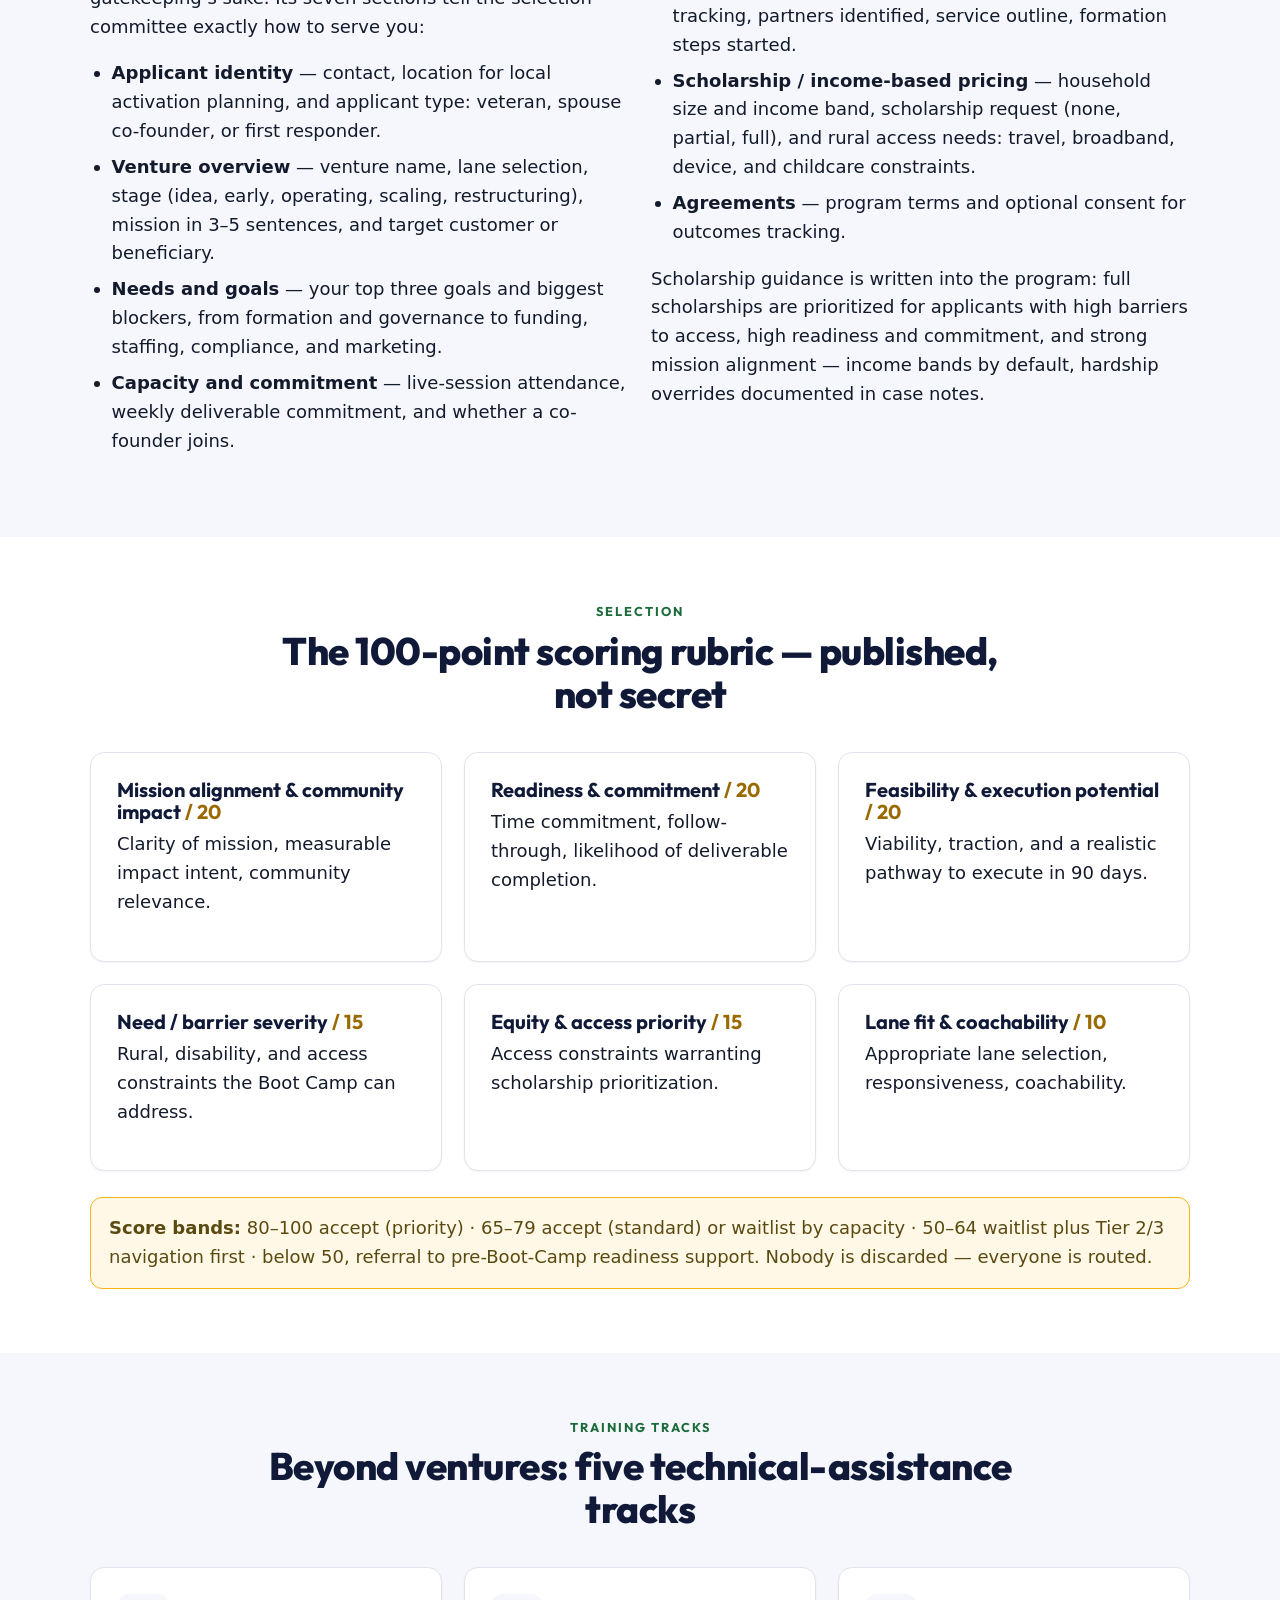
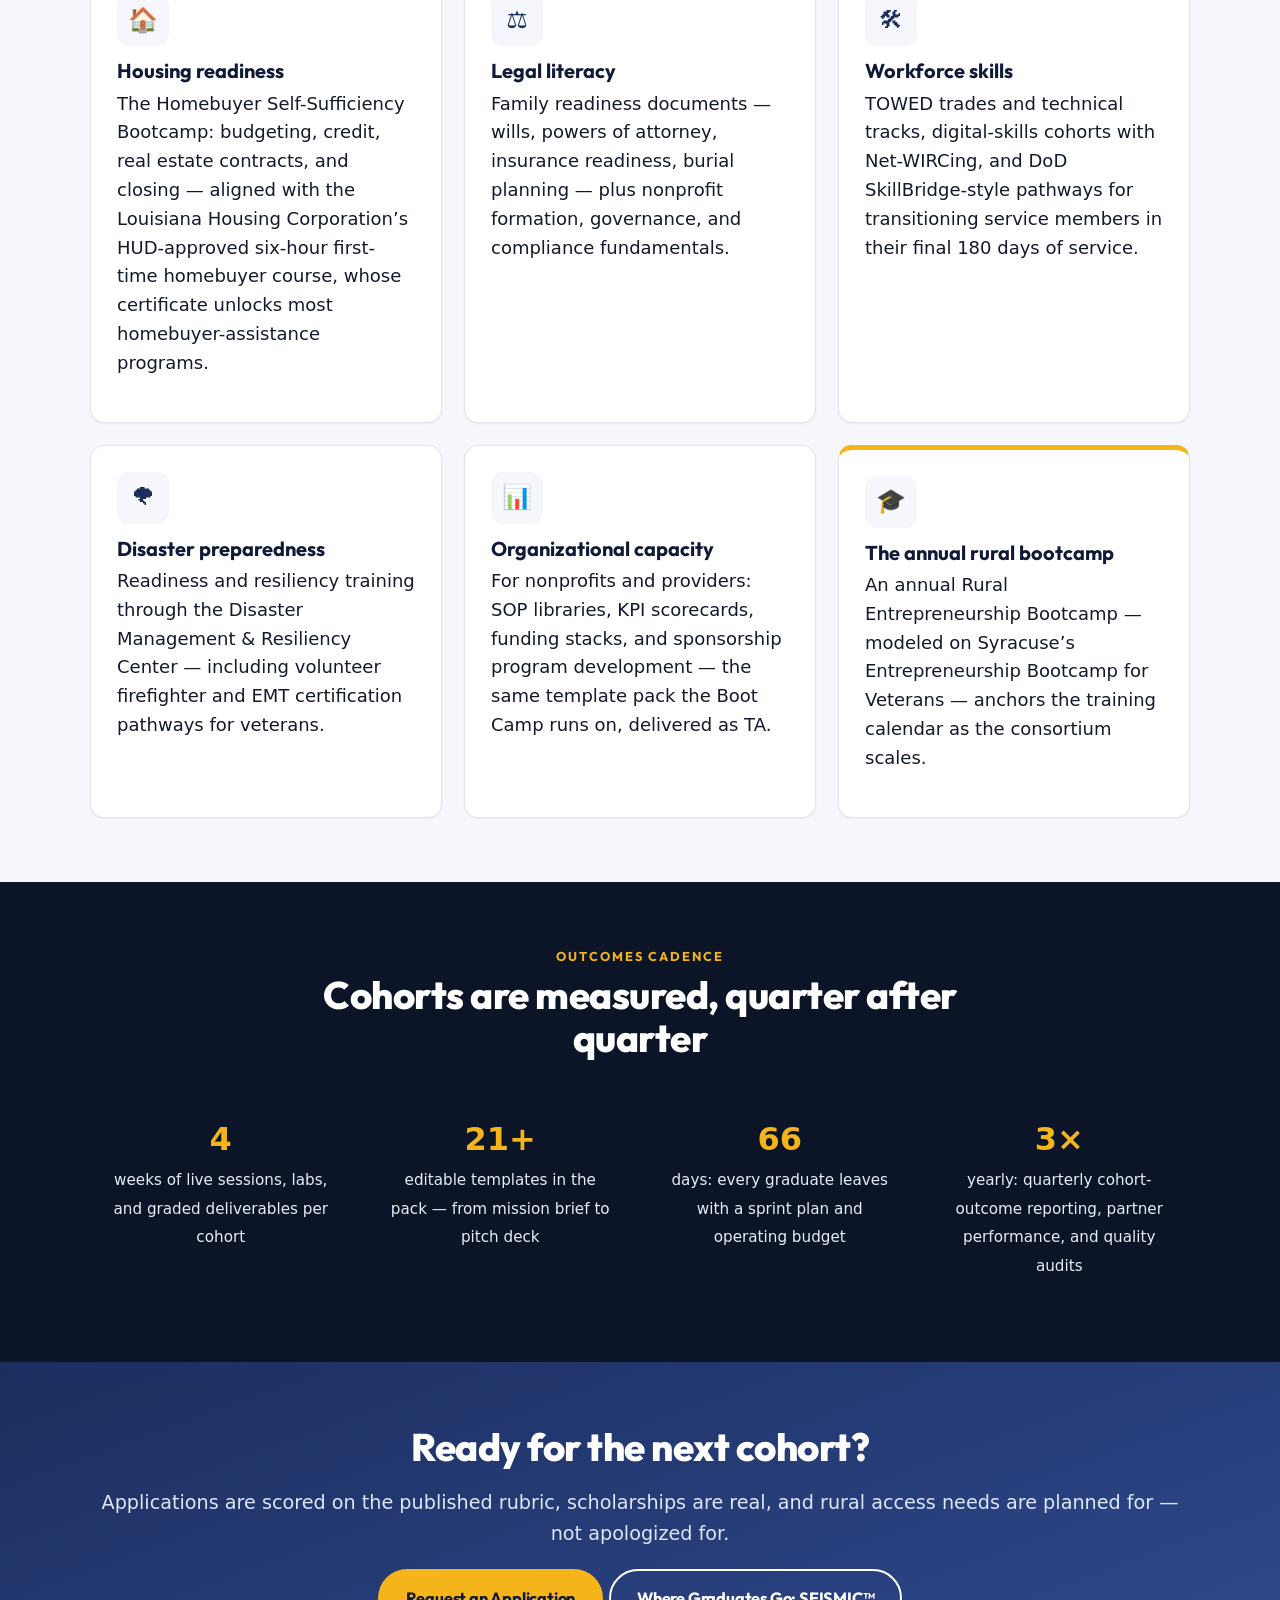
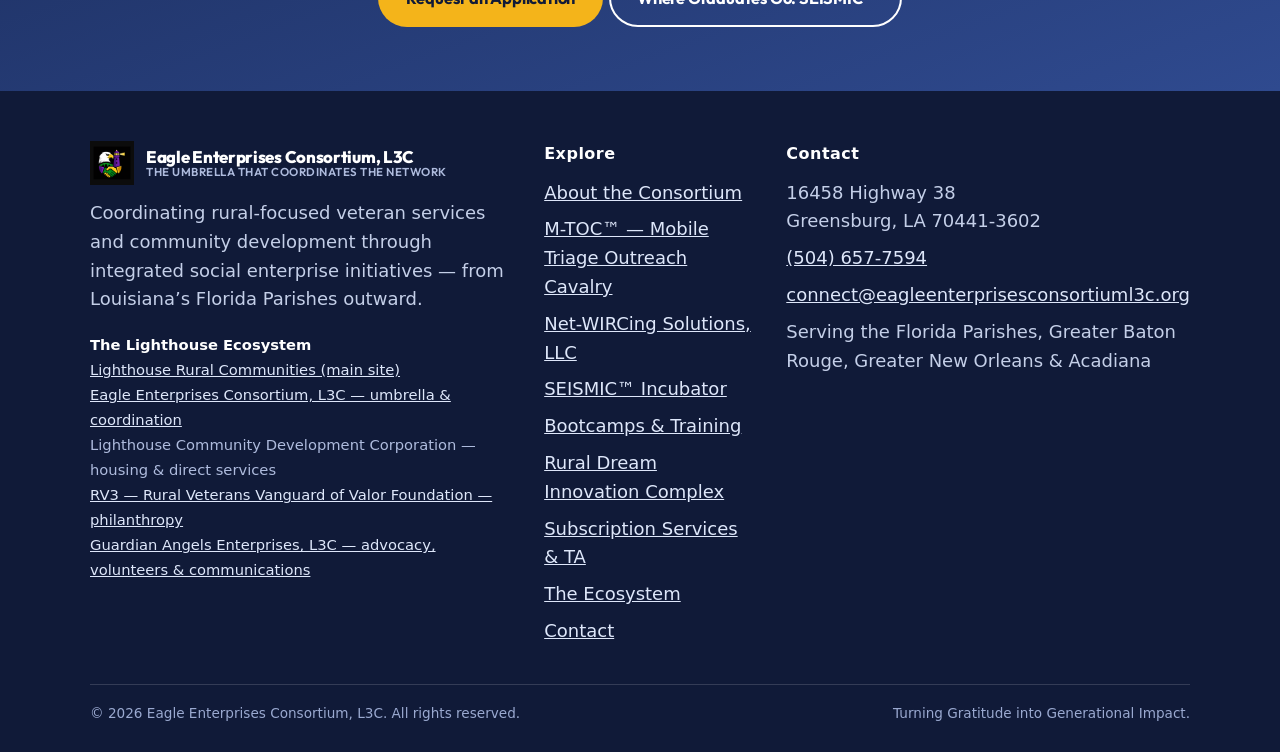
<file: bootcamps.html>
<!DOCTYPE html>
<html lang="en">
<head>
  <meta charset="UTF-8">
  <meta name="viewport" content="width=device-width, initial-scale=1.0">
  <title>Bootcamps & Technical Assistance — Eagle Vanguard Venture Boot Camp | Eagle Enterprises Consortium</title>
  <meta name="description" content="The Eagle Vanguard Venture Boot Camp: a six-week cohort with a 100-point selection rubric, income-based scholarships, and training tracks in housing readiness, legal literacy, workforce skills, disaster preparedness, and organizational capacity.">
  <link rel="canonical" href="https://www.eagleenterprisesconsortiuml3c.org/bootcamps">
  <meta property="og:type" content="website">
  <meta property="og:site_name" content="Eagle Enterprises Consortium, L3C">
  <meta property="og:title" content="Bootcamps & Technical Assistance — Eagle Vanguard Venture Boot Camp | Eagle Enterprises Consortium">
  <meta property="og:description" content="The Eagle Vanguard Venture Boot Camp: a six-week cohort with a 100-point selection rubric, income-based scholarships, and training tracks in housing readiness, legal literacy, workforce skills, disaster preparedness, and organizational capacity.">
  <meta property="og:url" content="https://www.eagleenterprisesconsortiuml3c.org/bootcamps">
  <meta name="theme-color" content="#101A38">
  <link rel="icon" type="image/png" href="assets/logo.png">
  <link rel="stylesheet" href="css/styles.css">
</head>
<body>
<a class="skip-link" href="#main">Skip to main content</a>

<header class="site-header">
  <div class="container">
    <nav class="nav" aria-label="Primary">
      <a class="brand" href="index.html">
        <img class="mark" src="assets/logo.png" alt="" width="44" height="44">
        <span class="brand-name">Eagle Enterprises Consortium
          <span class="brand-sub">Umbrella of the Lighthouse Ecosystem</span>
        </span>
      </a>
      <button class="nav-toggle" aria-expanded="false" aria-controls="primary-nav">Menu</button>
      <ul class="nav-links" id="primary-nav">
        <li><a href="index.html">Home</a></li>
        <li><a href="about.html">About</a></li>
        <li><a href="m-toc.html">M-TOC™</a></li>
        <li><a href="net-wircing.html">Net-WIRCing</a></li>
        <li><a href="seismic.html">SEISMIC™</a></li>
        <li><a href="bootcamps.html" aria-current="page">Bootcamps</a></li>
        <li><a href="rdic.html">RDIC</a></li>
        <li><a href="services.html">Services</a></li>
        <li><a href="ecosystem.html">Ecosystem</a></li>
        <li class="nav-cta"><a class="btn btn-gold" href="contact.html">Partner</a></li>
      </ul>
    </nav>
  </div>
</header>

<main id="main">

  <section class="hero">
    <div class="container">
      <p class="eyebrow" style="color:#F4B41A">EEC Delivery · Training &amp; Technical Assistance</p>
      <h1>Six weeks. Real deliverables. A venture that stands.</h1>
      <p class="lead">The Eagle Vanguard Venture Boot Camp — delivered by EEC with LCDC and
      Net-WIRCing Solutions — takes veterans, spouse co-founders, and first responders from idea to
      execution-ready, with graded weekly deliverables and a transparent selection rubric.</p>
      <div class="hero-ctas">
        <a class="btn btn-gold" href="contact.html">Request an Application</a>
        <a class="btn btn-ghost" style="color:#fff;border-color:#fff" href="#weeks">The 6-Week Structure</a>
      </div>
      <p class="trust-row">
        <span><b>100-point</b> published scoring rubric</span>
        <span><b>Income-based pricing</b> with full scholarships</span>
        <span><b>Three lanes:</b> 501(c)(3) &middot; hybrid &middot; LLC</span>
      </p>
    </div>
  </section>

  <section class="section" id="weeks">
    <div class="container">
      <div class="section-head">
        <p class="eyebrow">Cohort Structure</p>
        <h2>Week by week: worksheets that become your operating manual</h2>
        <p class="lead">Every week pairs live sessions and labs with an exact template pack —
        editable files used as graded deliverables.</p>

        <div class="embed-16x9 flipbook-embed" style="max-width:860px;margin:22px auto 0"><iframe src="https://heyzine.com/flip-book/2a06450a36.html" title="EEC Venture Boot Camp flipbook" loading="lazy" allowfullscreen></iframe></div>
        <p style="text-align:center;margin-top:10px"><a class="btn btn-ghost" href="https://heyzine.com/flip-book/2a06450a36.html" target="_blank" rel="noopener">Open the Boot Camp flipbook full screen</a></p>
      </div>
      <div class="grid grid-3">
        <div class="card"><span class="tag">Week 1</span>
      
<h3>Mission &amp; lane</h3>
          <p>Venture Mission Brief; Problem&ndash;Solution&ndash;Customer worksheet; Lane Selection
          Decision Guide (501(c)(3) vs hybrid vs LLC); baseline Readiness Scorecard; 6-Week
          Commitment Plan.</p></div>
        <div class="card"><span class="tag">Week 2</span><h3>Formation &amp; governance</h3>
          <p>Formation Roadmap Checklist by lane; Governance Role Matrix; Conflict of Interest
          Disclosure; Meeting Cadence &amp; Agenda template; 12-Month Compliance Calendar; Core
          Policy Checklist.</p></div>
        <div class="card"><span class="tag">Week 3</span><h3>Operations &amp; back office</h3>
          <p>Service Blueprint (intake &rarr; delivery &rarr; follow-up); SOP Outline Builder;
          Intake &amp; Referral Workflow Map; Back Office Setup Checklist; Partner/MOU Tracker.</p></div>
        <div class="card"><span class="tag">Week 4</span><h3>Funding stack</h3>
          <p>Funding Stack Planner (grants, sponsors, contracts, earned income); Underwriting Menu
          Builder; Revenue Model Worksheet; 12-Month Funding Pipeline Targets; Partner Value
          Proposition Card.</p></div>
        <div class="card"><span class="tag">Week 5</span><h3>Metrics &amp; resilience</h3>
          <p>KPI Scorecard Builder; Monthly Reporting Dashboard; Resilience Plan (risks, triggers,
          mitigations); Staffing Plan Lite; Back Office Controls Checklist.</p></div>
        <div class="card"><span class="tag">Week 6</span><h3>Launch &amp; graduation</h3>
          <p>90-Day Sprint Plan; Simple Operating Budget; 10-slide Pitch Deck outline; Partner
          Outreach Script Pack; Graduation Readiness Scorecard; VAPE Enterprise Annex export for
          premium integration.</p></div>
      </div>
<figure class="media video-figure video-centered">
        <video class="brandshot" controls preload="none" playsinline poster="assets/img/bootcamp-training-poster.jpg" aria-label="A bootcamp cohort training in a community center"><source src="assets/img/bootcamp-training.mp4" type="video/mp4"></video>
        <figcaption>Inside a cohort &mdash; community-center training, week by week.</figcaption>
      </figure>

    </div>
  </section>

  <section class="section section--alt">
    <div class="container">
      <div class="section-head">
        <p class="eyebrow">Application</p>
        <h2>What the application asks — and why</h2>
      </div>
      <div class="grid grid-2">
        <div class="prose">
          <p>The cohort application is a structured intake, not a gate for gatekeeping&rsquo;s
          sake. Its seven sections tell the selection committee exactly how to serve you:</p>
          <ul>
            <li><strong>Applicant identity</strong> — contact, location for local activation
            planning, and applicant type: veteran, spouse co-founder, or first responder.</li>
            <li><strong>Venture overview</strong> — venture name, lane selection, stage (idea,
            early, operating, scaling, restructuring), mission in 3&ndash;5 sentences, and target
            customer or beneficiary.</li>
            <li><strong>Needs and goals</strong> — your top three goals and biggest blockers, from
            formation and governance to funding, staffing, compliance, and marketing.</li>
            <li><strong>Capacity and commitment</strong> — live-session attendance, weekly
            deliverable commitment, and whether a co-founder joins.</li>
          </ul>
        </div>
        <div class="prose">
          <ul>
            <li><strong>Readiness indicators</strong> — draft mission, financial tracking, partners
            identified, service outline, formation steps started.</li>
            <li><strong>Scholarship / income-based pricing</strong> — household size and income
            band, scholarship request (none, partial, full), and rural access needs: travel,
            broadband, device, and childcare constraints.</li>
            <li><strong>Agreements</strong> — program terms and optional consent for outcomes
            tracking.</li>
          </ul>
          <p>Scholarship guidance is written into the program: full scholarships are prioritized
          for applicants with high barriers to access, high readiness and commitment, and strong
          mission alignment — income bands by default, hardship overrides documented in case
          notes.</p>
        </div>
      </div>
    </div>
  </section>

  <section class="section">
    <div class="container">
      <div class="section-head">
        <p class="eyebrow">Selection</p>
        <h2>The 100-point scoring rubric — published, not secret</h2>
      </div>
      <div class="grid grid-3">
        <div class="card"><h3>Mission alignment &amp; community impact <span style="color:#9A6A00">/ 20</span></h3>
          <p>Clarity of mission, measurable impact intent, community relevance.</p></div>
        <div class="card"><h3>Readiness &amp; commitment <span style="color:#9A6A00">/ 20</span></h3>
          <p>Time commitment, follow-through, likelihood of deliverable completion.</p></div>
        <div class="card"><h3>Feasibility &amp; execution potential <span style="color:#9A6A00">/ 20</span></h3>
          <p>Viability, traction, and a realistic pathway to execute in 90 days.</p></div>
        <div class="card"><h3>Need / barrier severity <span style="color:#9A6A00">/ 15</span></h3>
          <p>Rural, disability, and access constraints the Boot Camp can address.</p></div>
        <div class="card"><h3>Equity &amp; access priority <span style="color:#9A6A00">/ 15</span></h3>
          <p>Access constraints warranting scholarship prioritization.</p></div>
        <div class="card"><h3>Lane fit &amp; coachability <span style="color:#9A6A00">/ 10</span></h3>
          <p>Appropriate lane selection, responsiveness, coachability.</p></div>
      </div>
      <div class="notice" style="margin-top:26px">
        <strong>Score bands:</strong> 80&ndash;100 accept (priority) &middot; 65&ndash;79 accept
        (standard) or waitlist by capacity &middot; 50&ndash;64 waitlist plus Tier 2/3 navigation
        first &middot; below 50, referral to pre-Boot-Camp readiness support. Nobody is discarded —
        everyone is routed.
      </div>
    </div>
  </section>

  <section class="section section--alt">
    <div class="container">
      <div class="section-head">
        <p class="eyebrow">Training Tracks</p>
        <h2>Beyond ventures: five technical-assistance tracks</h2>
      </div>
      <div class="grid grid-3">
        <div class="card"><div class="icon-badge" aria-hidden="true">&#127968;</div>
          <h3>Housing readiness</h3>
          <p>The Homebuyer Self-Sufficiency Bootcamp: budgeting, credit, real estate contracts, and
          closing — aligned with the Louisiana Housing Corporation&rsquo;s HUD-approved six-hour
          first-time homebuyer course, whose certificate unlocks most homebuyer-assistance
          programs.</p></div>
        <div class="card"><div class="icon-badge" aria-hidden="true">&#9878;</div>
          <h3>Legal literacy</h3>
          <p>Family readiness documents — wills, powers of attorney, insurance readiness, burial
          planning — plus nonprofit formation, governance, and compliance fundamentals.</p></div>
        <div class="card"><div class="icon-badge" aria-hidden="true">&#128736;</div>
          <h3>Workforce skills</h3>
          <p>TOWED trades and technical tracks, digital-skills cohorts with Net-WIRCing, and DoD
          SkillBridge-style pathways for transitioning service members in their final 180 days of
          service.</p></div>
        <div class="card"><div class="icon-badge" aria-hidden="true">&#127786;</div>
          <h3>Disaster preparedness</h3>
          <p>Readiness and resiliency training through the Disaster Management &amp; Resiliency
          Center — including volunteer firefighter and EMT certification pathways for veterans.</p></div>
        <div class="card"><div class="icon-badge" aria-hidden="true">&#128202;</div>
          <h3>Organizational capacity</h3>
          <p>For nonprofits and providers: SOP libraries, KPI scorecards, funding stacks, and
          sponsorship program development — the same template pack the Boot Camp runs on, delivered
          as TA.</p></div>
        <div class="card card--accent"><div class="icon-badge" aria-hidden="true">&#127891;</div>
          <h3>The annual rural bootcamp</h3>
          <p>An annual Rural Entrepreneurship Bootcamp — modeled on Syracuse&rsquo;s Entrepreneurship
          Bootcamp for Veterans — anchors the training calendar as the consortium scales.</p></div>
      </div>
    </div>
  </section>

  <section class="section section--dark">
    <div class="container">
      <div class="section-head">
        <p class="eyebrow" style="color:#F4B41A">Outcomes Cadence</p>
        <h2>Cohorts are measured, quarter after quarter</h2>
      </div>
      <div class="stats">
        <div class="stat"><b>6</b><span>weeks of live sessions, labs, and graded deliverables per cohort</span></div>
        <div class="stat"><b>28+</b><span>editable templates in the pack — from mission brief to pitch deck</span></div>
        <div class="stat"><b>90</b><span>days: every graduate leaves with a sprint plan and operating budget</span></div>
        <div class="stat"><b>4&times;</b><span>yearly: quarterly cohort-outcome reporting, partner performance, and quality audits</span></div>
      </div>
    </div>
  </section>

  <section class="section cta-band">
    <div class="container" style="text-align:center">
      <h2>Ready for the next cohort?</h2>
      <p class="lead">Applications are scored on the published rubric, scholarships are real, and
      rural access needs are planned for — not apologized for.</p>
      <div class="hero-ctas" style="justify-content:center">
        <a class="btn btn-gold" href="contact.html">Request an Application</a>
        <a class="btn btn-ghost" href="seismic.html">Where Graduates Go: SEISMIC™</a>
      </div>
    </div>
  </section>

</main>

<footer class="site-footer">
  <div class="container">
    <div class="footer-grid">
      <div>
        <a class="brand" href="index.html" style="color:#fff">
          <img class="mark" src="assets/logo.png" alt="" width="44" height="44">
          <span class="brand-name" style="color:#fff">Eagle Enterprises Consortium, L3C
            <span class="brand-sub" style="color:#AEBBDD">The umbrella that coordinates the network</span>
          </span>
        </a>
        <p style="margin-top:14px">Coordinating rural-focused veteran services and community development
        through integrated social enterprise initiatives — from Louisiana&rsquo;s Florida Parishes outward.</p>
        <p class="footer-entities"><strong style="color:#fff">The Lighthouse Ecosystem</strong><br>
          <a href="https://lighthouse-rural-communities.vercel.app">Lighthouse Rural Communities (main site)</a><br>
          <a href="https://www.eagleenterprisesconsortiuml3c.org">Eagle Enterprises Consortium, L3C — umbrella &amp; coordination</a><br>
          Lighthouse Community Development Corporation — housing &amp; direct services<br>
          <a href="https://www.rv3vanguardofvalor.org">RV3 — Rural Veterans Vanguard of Valor Foundation — philanthropy</a><br>
          <a href="https://www.guardianangelsenterprises.org">Guardian Angels Enterprises, L3C — advocacy, volunteers &amp; communications</a>
        </p>
      </div>
      <div>
        <h4>Explore</h4>
        <ul>
          <li><a href="about.html">About the Consortium</a></li>
          <li><a href="m-toc.html">M-TOC™ — Mobile Triage Outreach Cavalry</a></li>
          <li><a href="net-wircing.html">Net-WIRCing Solutions, LLC</a></li>
          <li><a href="seismic.html">SEISMIC™ Incubator</a></li>
          <li><a href="bootcamps.html">Bootcamps &amp; Training</a></li>
          <li><a href="rdic.html">Rural Dream Innovation Complex</a></li>
          <li><a href="services.html">Subscription Services &amp; TA</a></li>
          <li><a href="ecosystem.html">The Ecosystem</a></li>
          <li><a href="contact.html">Contact</a></li>
        </ul>
      </div>
      <div>
        <h4>Contact</h4>
        <ul>
          <li>16458 Highway 38<br>Greensburg, LA 70441-3602</li>
          <li><a href="tel:+15046577594">(504) 657-7594</a></li>
          <li><a href="mailto:connect@eagleenterprisesconsortiuml3c.org">connect@eagleenterprisesconsortiuml3c.org</a></li>
          <li>Serving the Florida Parishes, Greater Baton Rouge, Greater New Orleans &amp; Acadiana</li>
        </ul>
      </div>
    </div>
    <div class="footer-bottom">
      <span>&copy; <span id="year">2026</span> Eagle Enterprises Consortium, L3C. All rights reserved.</span>
      <span>Turning Gratitude into Generational Impact.</span>
    </div>
  </div>
</footer>

<script src="js/main.js"></script>
</body>
</html>
</file>
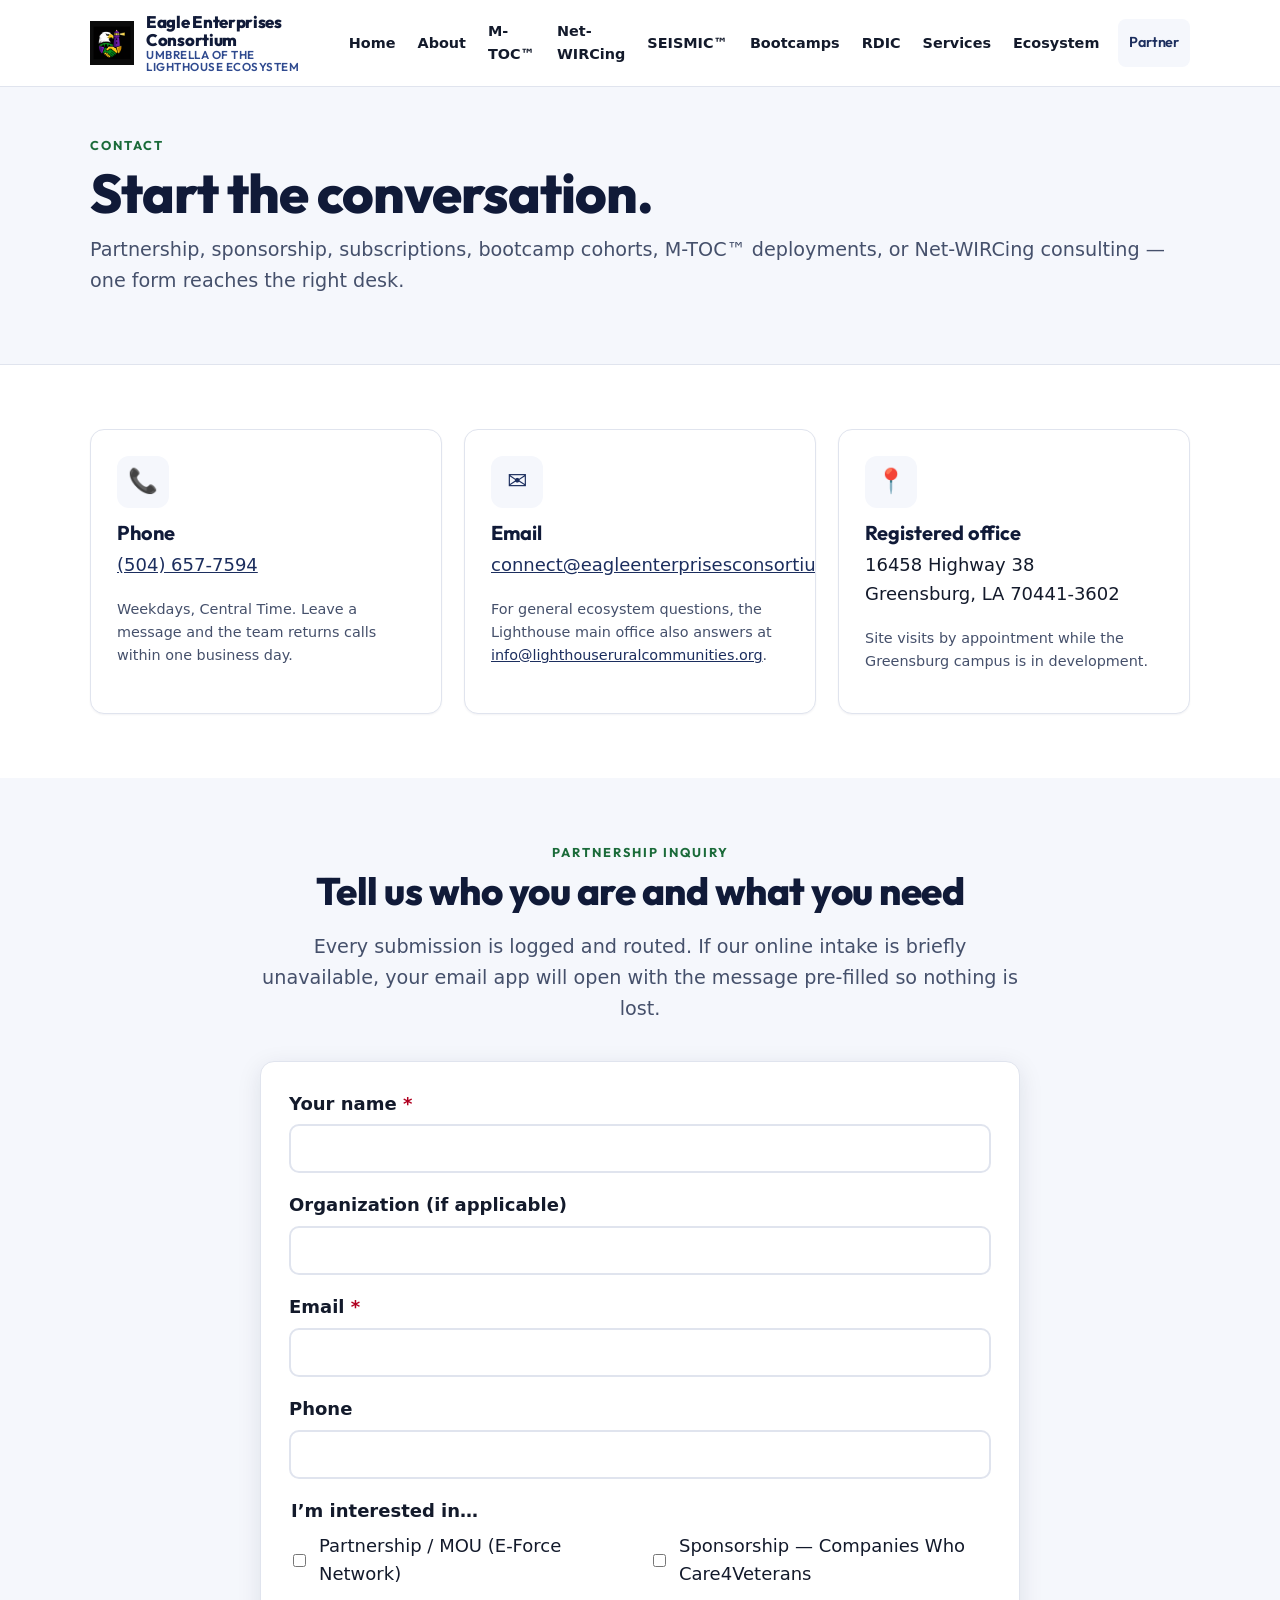
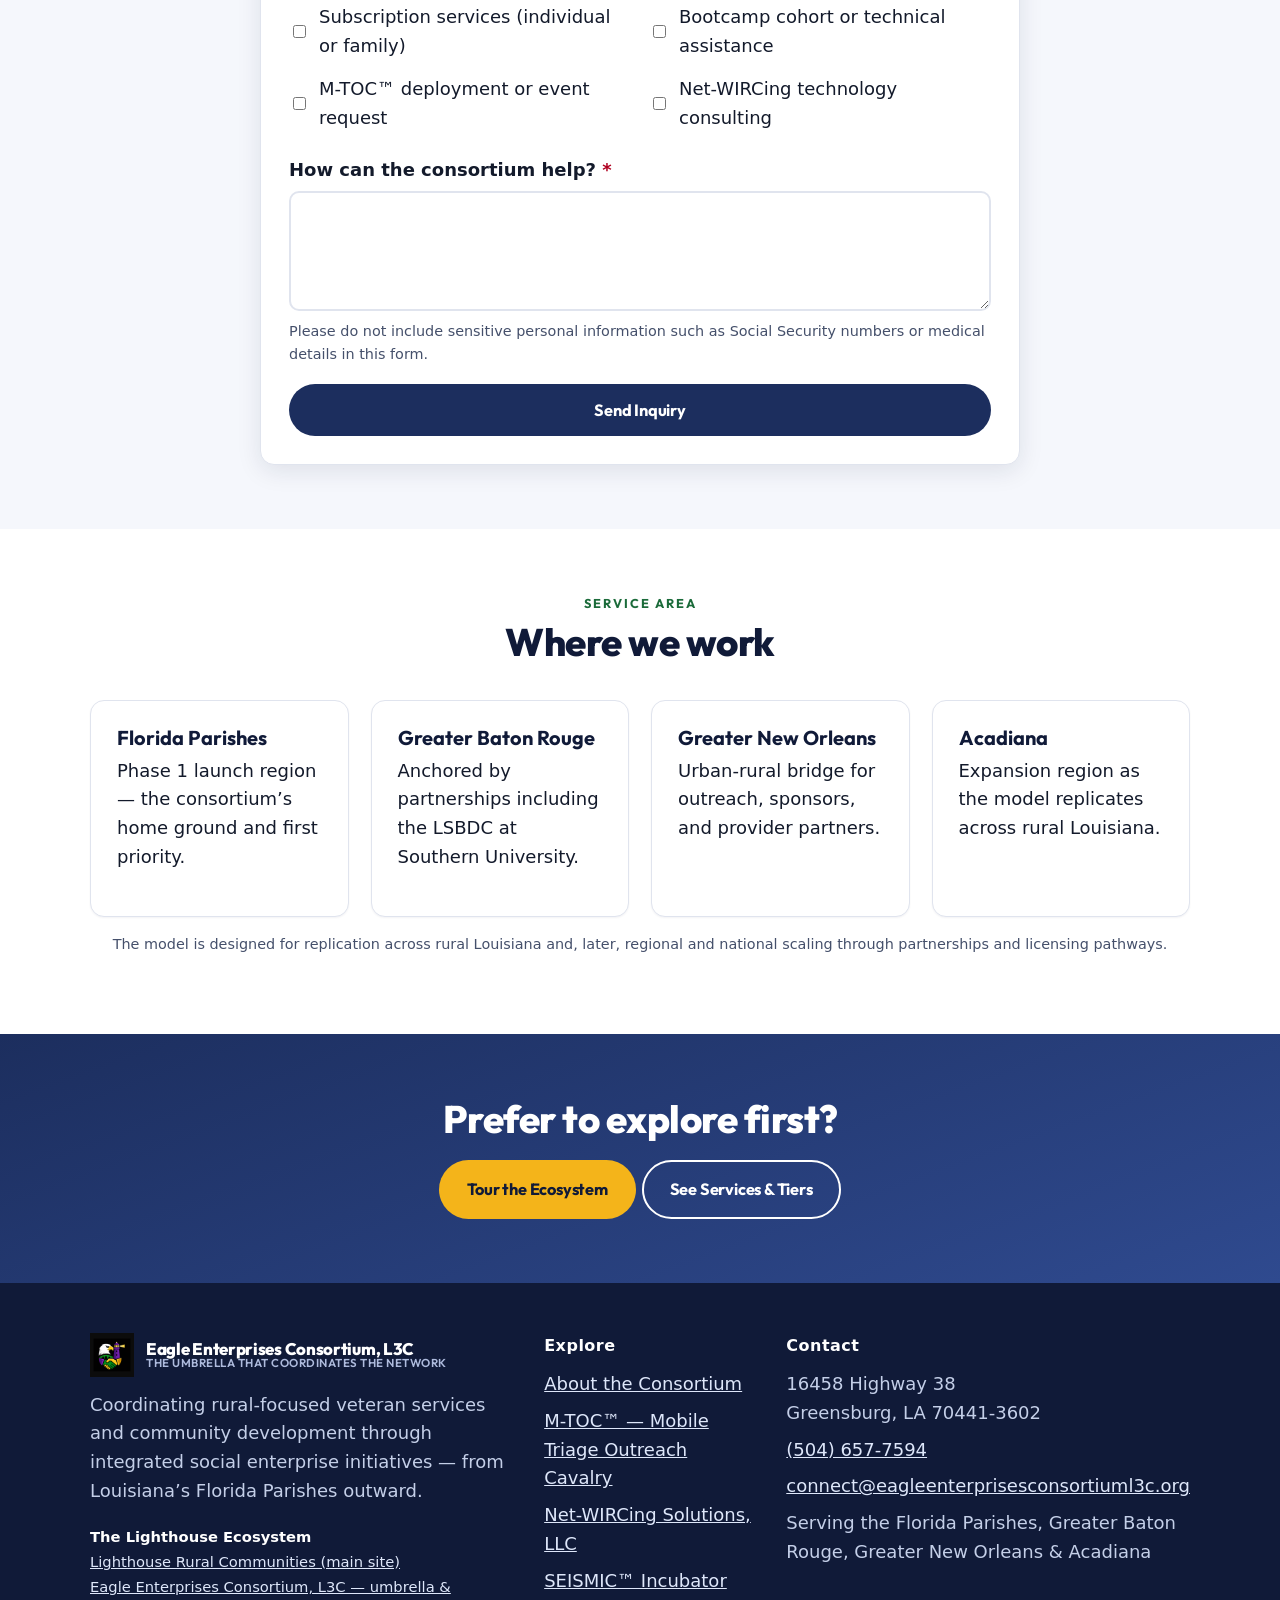
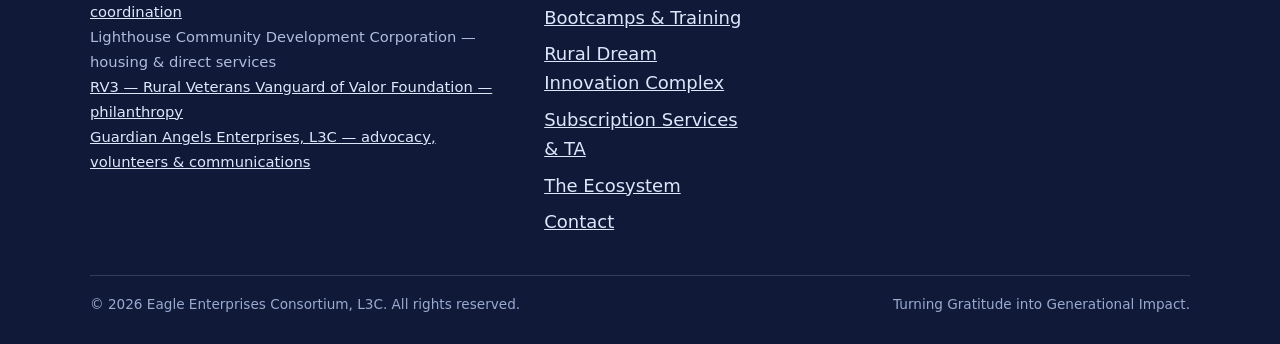
<file: contact.html>
<!DOCTYPE html>
<html lang="en">
<head>
  <meta charset="UTF-8">
  <meta name="viewport" content="width=device-width, initial-scale=1.0">
  <title>Contact & Partnership Inquiries | Eagle Enterprises Consortium, L3C</title>
  <meta name="description" content="Contact Eagle Enterprises Consortium, L3C — partnership, sponsorship, subscription, and bootcamp inquiries. Call (504) 657-7594 or write connect@eagleenterprisesconsortiuml3c.org. Greensburg, Louisiana.">
  <link rel="canonical" href="https://www.eagleenterprisesconsortiuml3c.org/contact">
  <meta property="og:type" content="website">
  <meta property="og:site_name" content="Eagle Enterprises Consortium, L3C">
  <meta property="og:title" content="Contact & Partnership Inquiries | Eagle Enterprises Consortium, L3C">
  <meta property="og:description" content="Contact Eagle Enterprises Consortium, L3C — partnership, sponsorship, subscription, and bootcamp inquiries. Call (504) 657-7594 or write connect@eagleenterprisesconsortiuml3c.org. Greensburg, Louisiana.">
  <meta property="og:url" content="https://www.eagleenterprisesconsortiuml3c.org/contact">
  <meta name="theme-color" content="#101A38">
  <link rel="icon" type="image/png" href="assets/logo.png">
  <link rel="stylesheet" href="css/styles.css">
</head>
<body>
<a class="skip-link" href="#main">Skip to main content</a>

<header class="site-header">
  <div class="container">
    <nav class="nav" aria-label="Primary">
      <a class="brand" href="index.html">
        <img class="mark" src="assets/logo.png" alt="" width="44" height="44">
        <span class="brand-name">Eagle Enterprises Consortium
          <span class="brand-sub">Umbrella of the Lighthouse Ecosystem</span>
        </span>
      </a>
      <button class="nav-toggle" aria-expanded="false" aria-controls="primary-nav">Menu</button>
      <ul class="nav-links" id="primary-nav">
        <li><a href="index.html">Home</a></li>
        <li><a href="about.html">About</a></li>
        <li><a href="m-toc.html">M-TOC™</a></li>
        <li><a href="net-wircing.html">Net-WIRCing</a></li>
        <li><a href="seismic.html">SEISMIC™</a></li>
        <li><a href="bootcamps.html">Bootcamps</a></li>
        <li><a href="rdic.html">RDIC</a></li>
        <li><a href="services.html">Services</a></li>
        <li><a href="ecosystem.html">Ecosystem</a></li>
        <li class="nav-cta"><a class="btn btn-gold" href="contact.html" aria-current="page">Partner</a></li>
      </ul>
    </nav>
  </div>
</header>

<main id="main">

  <section class="page-hero">
    <div class="container">
      <p class="eyebrow">Contact</p>
      <h1>Start the conversation.</h1>
      <p class="lead">Partnership, sponsorship, subscriptions, bootcamp cohorts, M-TOC™ deployments,
      or Net-WIRCing consulting — one form reaches the right desk.</p>
    </div>
  </section>

  <section class="section">
    <div class="container">
      <div class="grid grid-3">
        <div class="card">
          <div class="icon-badge" aria-hidden="true">&#128222;</div>
          <h3>Phone</h3>
          <p><a href="tel:+15046577594">(504) 657-7594</a></p>
          <p class="form-hint">Weekdays, Central Time. Leave a message and the team returns calls
          within one business day.</p>
        </div>
        <div class="card">
          <div class="icon-badge" aria-hidden="true">&#9993;</div>
          <h3>Email</h3>
          <p><a href="mailto:connect@eagleenterprisesconsortiuml3c.org">connect@eagleenterprisesconsortiuml3c.org</a></p>
          <p class="form-hint">For general ecosystem questions, the Lighthouse main office also
          answers at <a href="mailto:info@lighthouseruralcommunities.org">info@lighthouseruralcommunities.org</a>.</p>
        </div>
        <div class="card">
          <div class="icon-badge" aria-hidden="true">&#128205;</div>
          <h3>Registered office</h3>
          <p>16458 Highway 38<br>Greensburg, LA 70441-3602</p>
          <p class="form-hint">Site visits by appointment while the Greensburg campus is in
          development.</p>
        </div>
      </div>
    </div>
  </section>

  <section class="section section--alt">
    <div class="container">
      <div class="section-head">
        <p class="eyebrow">Partnership Inquiry</p>
        <h2>Tell us who you are and what you need</h2>
        <p class="lead">Every submission is logged and routed. If our online intake is briefly
        unavailable, your email app will open with the message pre-filled so nothing is lost.</p>
      </div>
      <div class="form-wrap" style="max-width:760px;margin:0 auto">
        <form data-form="partner"
              data-success="Thank you — your partnership inquiry was received. A member of the consortium team will follow up within two business days."
              data-fallback-email="connect@eagleenterprisesconsortiuml3c.org" novalidate>
          <div class="field">
            <label for="p-name">Your name <span class="req" aria-hidden="true">*</span></label>
            <input id="p-name" name="name" type="text" autocomplete="name" required>
          </div>
          <div class="field">
            <label for="p-org">Organization (if applicable)</label>
            <input id="p-org" name="organization" type="text" autocomplete="organization">
          </div>
          <div class="field">
            <label for="p-email">Email <span class="req" aria-hidden="true">*</span></label>
            <input id="p-email" name="email" type="email" autocomplete="email" required>
          </div>
          <div class="field">
            <label for="p-phone">Phone</label>
            <input id="p-phone" name="phone" type="tel" autocomplete="tel">
          </div>
          <fieldset class="field" style="border:0;padding:0;margin:0 0 18px">
            <legend style="font-weight:700;margin-bottom:6px">I&rsquo;m interested in&hellip;</legend>
            <div class="checkrow">
              <label><input type="checkbox" name="interest" value="Partnership / MOU"> Partnership / MOU (E-Force Network)</label>
              <label><input type="checkbox" name="interest" value="Sponsorship"> Sponsorship — Companies Who Care4Veterans</label>
              <label><input type="checkbox" name="interest" value="Subscription services"> Subscription services (individual or family)</label>
              <label><input type="checkbox" name="interest" value="Bootcamp / TA"> Bootcamp cohort or technical assistance</label>
              <label><input type="checkbox" name="interest" value="M-TOC deployment"> M-TOC™ deployment or event request</label>
              <label><input type="checkbox" name="interest" value="Net-WIRCing consulting"> Net-WIRCing technology consulting</label>
            </div>
          </fieldset>
          <div class="field">
            <label for="p-message">How can the consortium help? <span class="req" aria-hidden="true">*</span></label>
            <textarea id="p-message" name="message" required></textarea>
            <p class="form-hint">Please do not include sensitive personal information such as
            Social Security numbers or medical details in this form.</p>
          </div>
          <button class="btn btn-primary btn-block" type="submit">Send Inquiry</button>
          <div class="form-status" aria-live="polite"></div>
        </form>
      </div>
    </div>
  </section>

  <section class="section">
    <div class="container">
      <div class="section-head">
        <p class="eyebrow">Service Area</p>
        <h2>Where we work</h2>
      </div>
      <div class="grid grid-4">
        <div class="card"><h3>Florida Parishes</h3><p>Phase 1 launch region — the consortium&rsquo;s
          home ground and first priority.</p></div>
        <div class="card"><h3>Greater Baton Rouge</h3><p>Anchored by partnerships including the
          LSBDC at Southern University.</p></div>
        <div class="card"><h3>Greater New Orleans</h3><p>Urban-rural bridge for outreach, sponsors,
          and provider partners.</p></div>
        <div class="card"><h3>Acadiana</h3><p>Expansion region as the model replicates across rural
          Louisiana.</p></div>
      </div>
      <p class="form-hint" style="text-align:center;margin-top:16px">The model is designed for
      replication across rural Louisiana and, later, regional and national scaling through
      partnerships and licensing pathways.</p>
    </div>
  </section>

  <section class="section cta-band">
    <div class="container" style="text-align:center">
      <h2>Prefer to explore first?</h2>
      <div class="hero-ctas" style="justify-content:center">
        <a class="btn btn-gold" href="ecosystem.html">Tour the Ecosystem</a>
        <a class="btn btn-ghost" href="services.html">See Services &amp; Tiers</a>
      </div>
    </div>
  </section>

</main>

<footer class="site-footer">
  <div class="container">
    <div class="footer-grid">
      <div>
        <a class="brand" href="index.html" style="color:#fff">
          <img class="mark" src="assets/logo.png" alt="" width="44" height="44">
          <span class="brand-name" style="color:#fff">Eagle Enterprises Consortium, L3C
            <span class="brand-sub" style="color:#AEBBDD">The umbrella that coordinates the network</span>
          </span>
        </a>
        <p style="margin-top:14px">Coordinating rural-focused veteran services and community development
        through integrated social enterprise initiatives — from Louisiana&rsquo;s Florida Parishes outward.</p>
        <p class="footer-entities"><strong style="color:#fff">The Lighthouse Ecosystem</strong><br>
          <a href="https://lighthouse-rural-communities.vercel.app">Lighthouse Rural Communities (main site)</a><br>
          <a href="https://www.eagleenterprisesconsortiuml3c.org">Eagle Enterprises Consortium, L3C — umbrella &amp; coordination</a><br>
          Lighthouse Community Development Corporation — housing &amp; direct services<br>
          <a href="https://www.rv3vanguardofvalor.org">RV3 — Rural Veterans Vanguard of Valor Foundation — philanthropy</a><br>
          <a href="https://www.guardianangelsenterprises.org">Guardian Angels Enterprises, L3C — advocacy, volunteers &amp; communications</a>
        </p>
      </div>
      <div>
        <h4>Explore</h4>
        <ul>
          <li><a href="about.html">About the Consortium</a></li>
          <li><a href="m-toc.html">M-TOC™ — Mobile Triage Outreach Cavalry</a></li>
          <li><a href="net-wircing.html">Net-WIRCing Solutions, LLC</a></li>
          <li><a href="seismic.html">SEISMIC™ Incubator</a></li>
          <li><a href="bootcamps.html">Bootcamps &amp; Training</a></li>
          <li><a href="rdic.html">Rural Dream Innovation Complex</a></li>
          <li><a href="services.html">Subscription Services &amp; TA</a></li>
          <li><a href="ecosystem.html">The Ecosystem</a></li>
          <li><a href="contact.html">Contact</a></li>
        </ul>
      </div>
      <div>
        <h4>Contact</h4>
        <ul>
          <li>16458 Highway 38<br>Greensburg, LA 70441-3602</li>
          <li><a href="tel:+15046577594">(504) 657-7594</a></li>
          <li><a href="mailto:connect@eagleenterprisesconsortiuml3c.org">connect@eagleenterprisesconsortiuml3c.org</a></li>
          <li>Serving the Florida Parishes, Greater Baton Rouge, Greater New Orleans &amp; Acadiana</li>
        </ul>
      </div>
    </div>
    <div class="footer-bottom">
      <span>&copy; <span id="year">2026</span> Eagle Enterprises Consortium, L3C. All rights reserved.</span>
      <span>Turning Gratitude into Generational Impact.</span>
    </div>
  </div>
</footer>

<script src="js/main.js"></script>
</body>
</html>
</file>
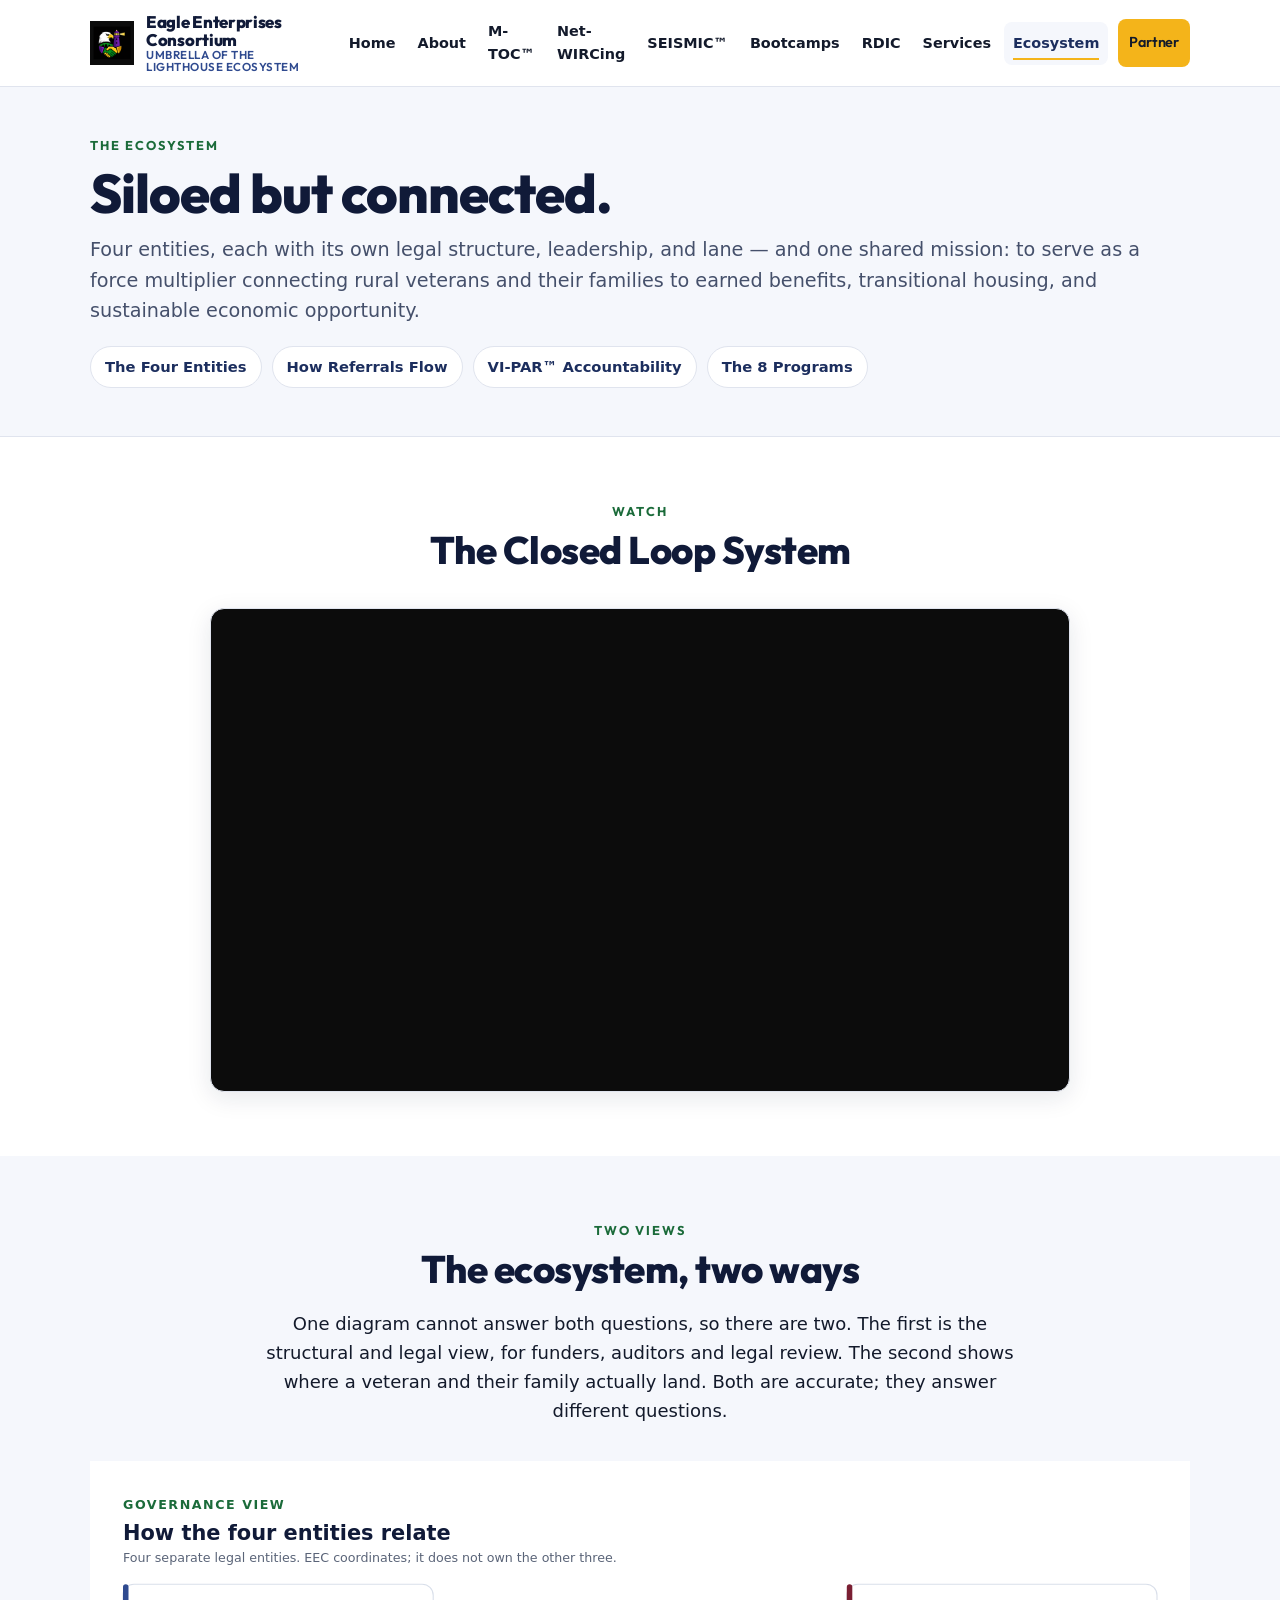
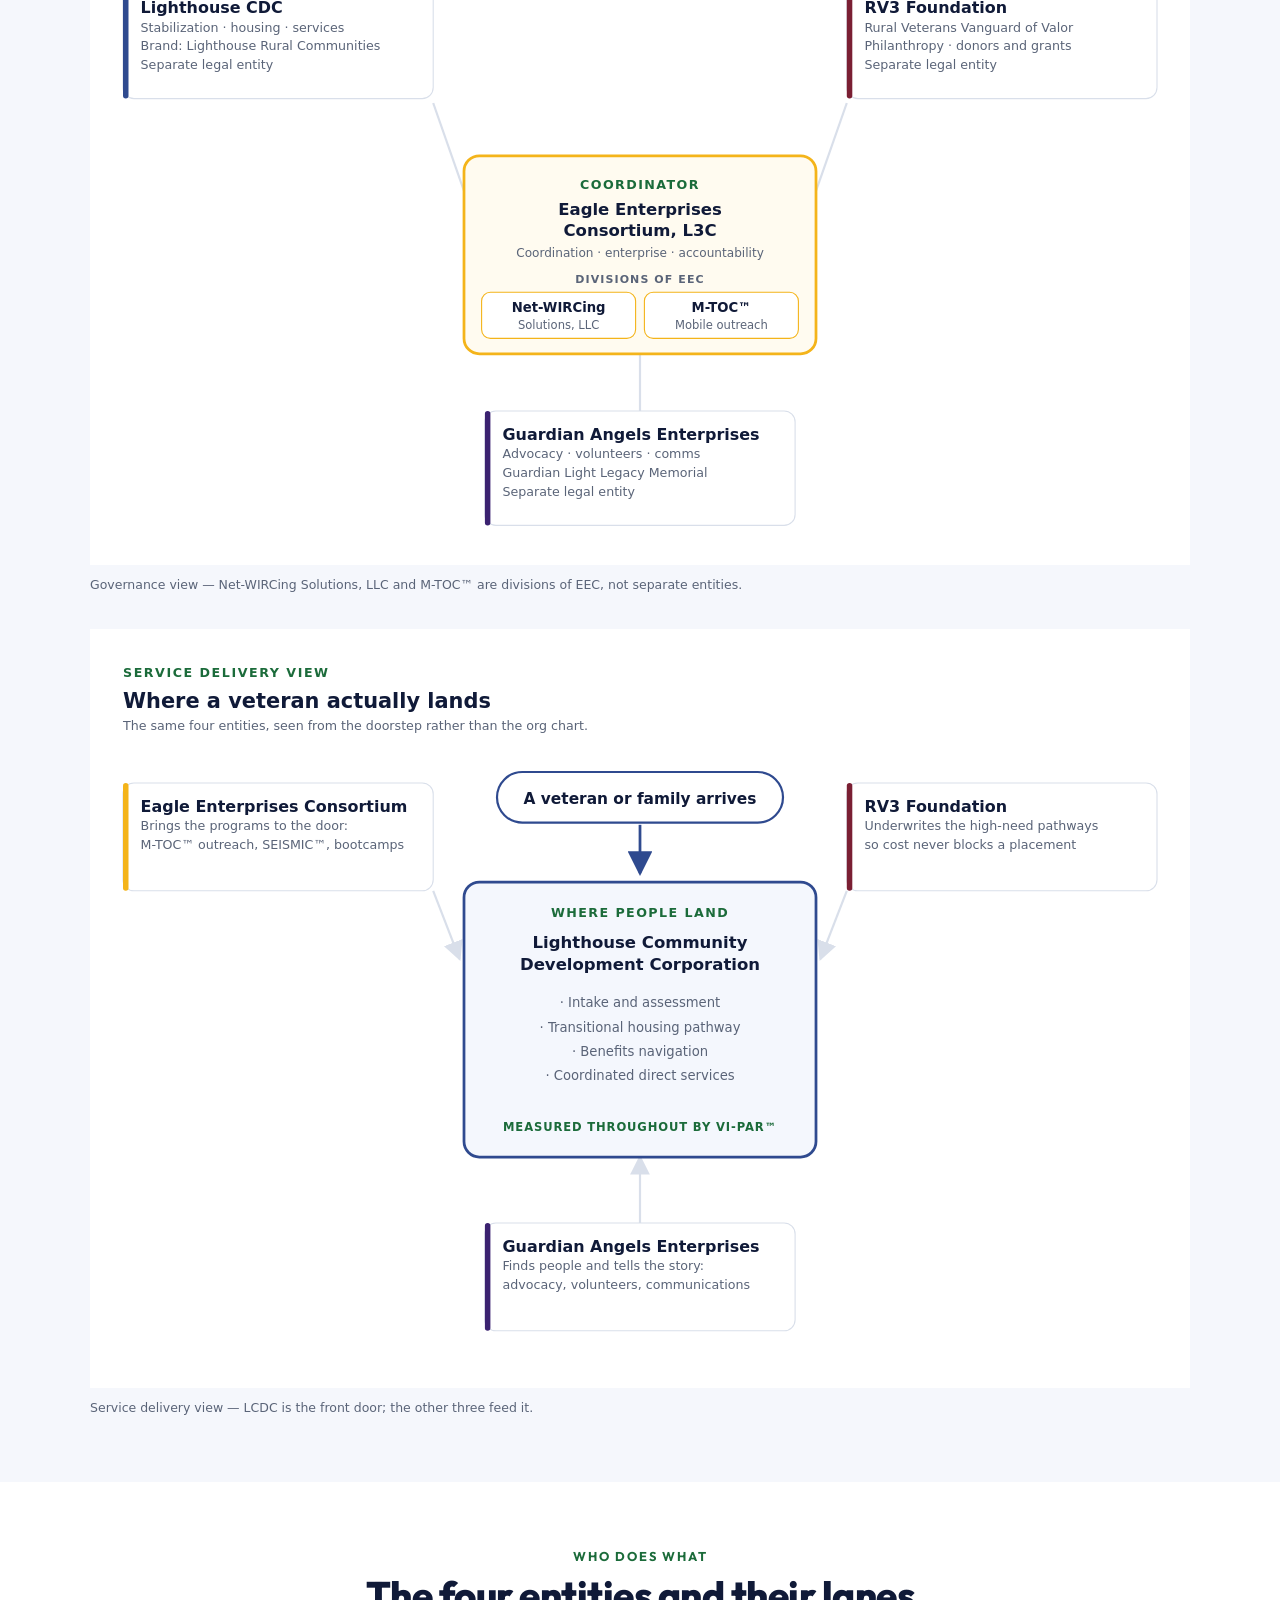
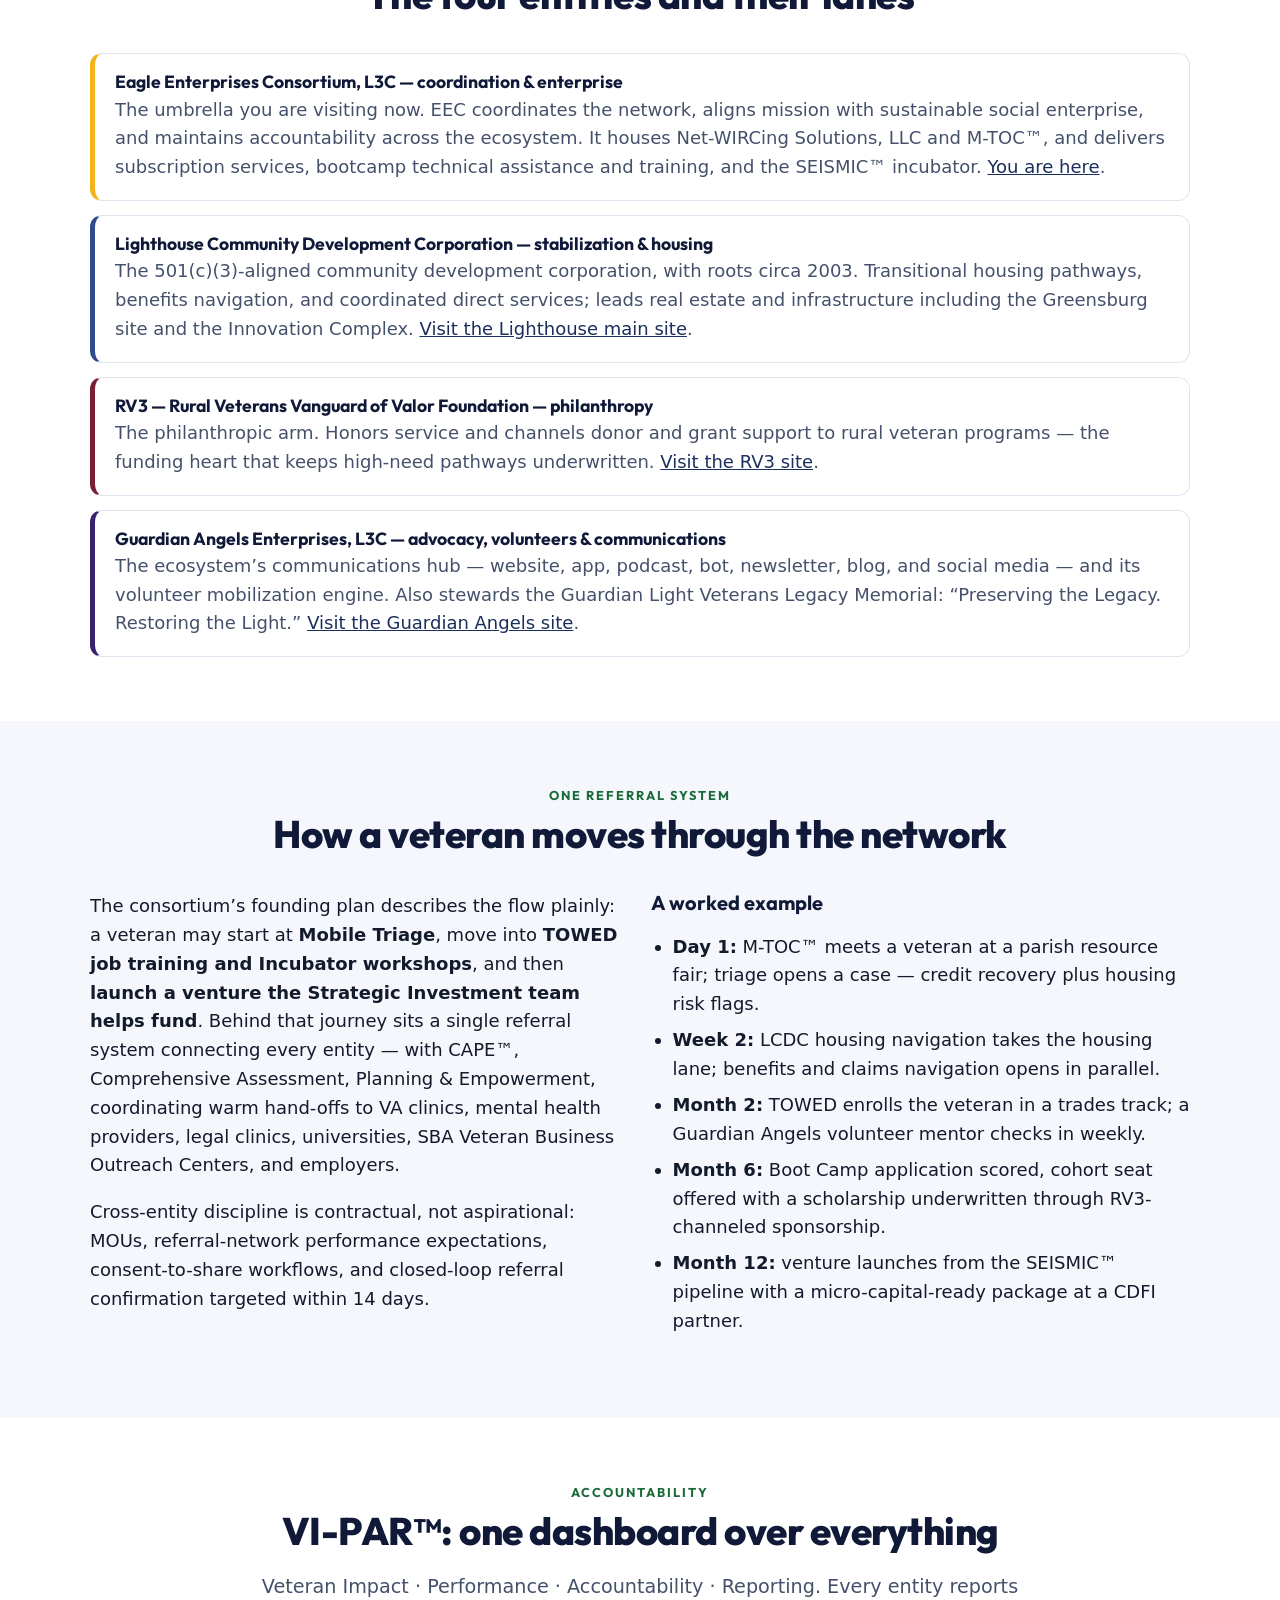
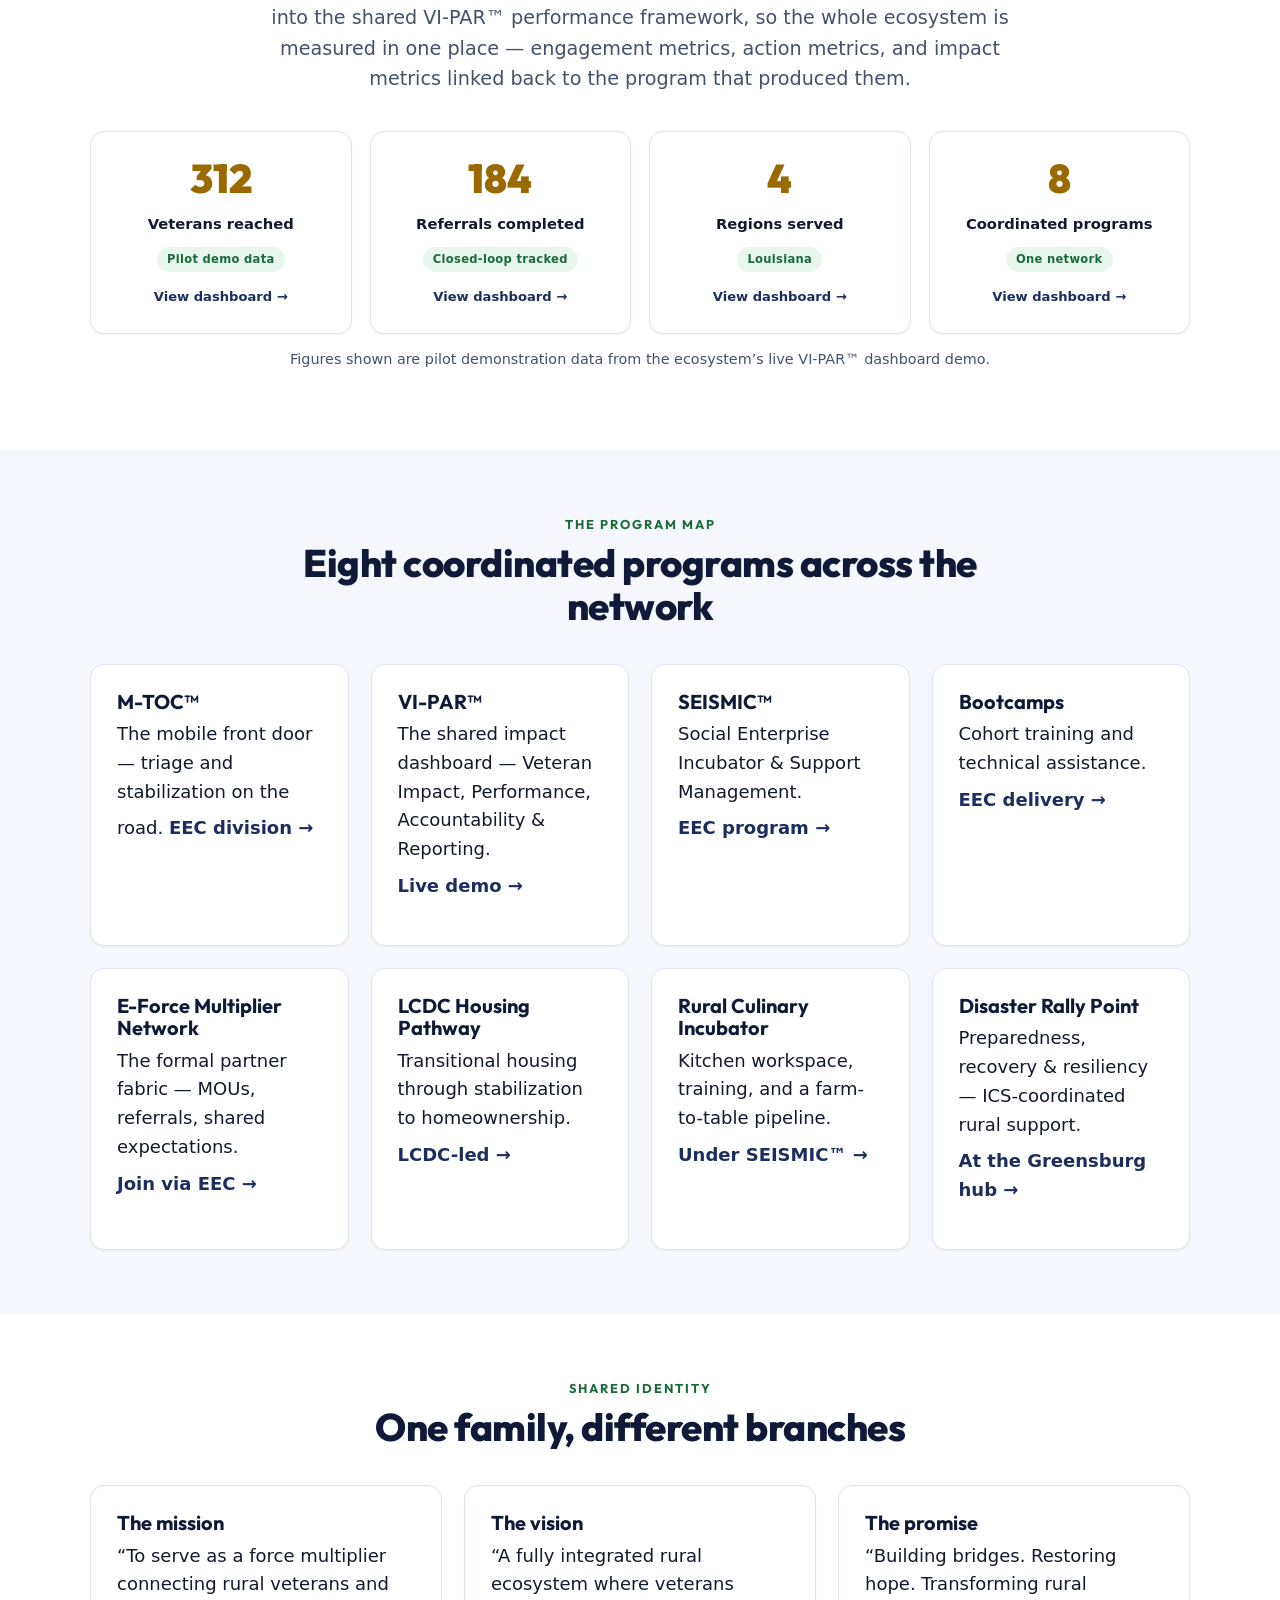
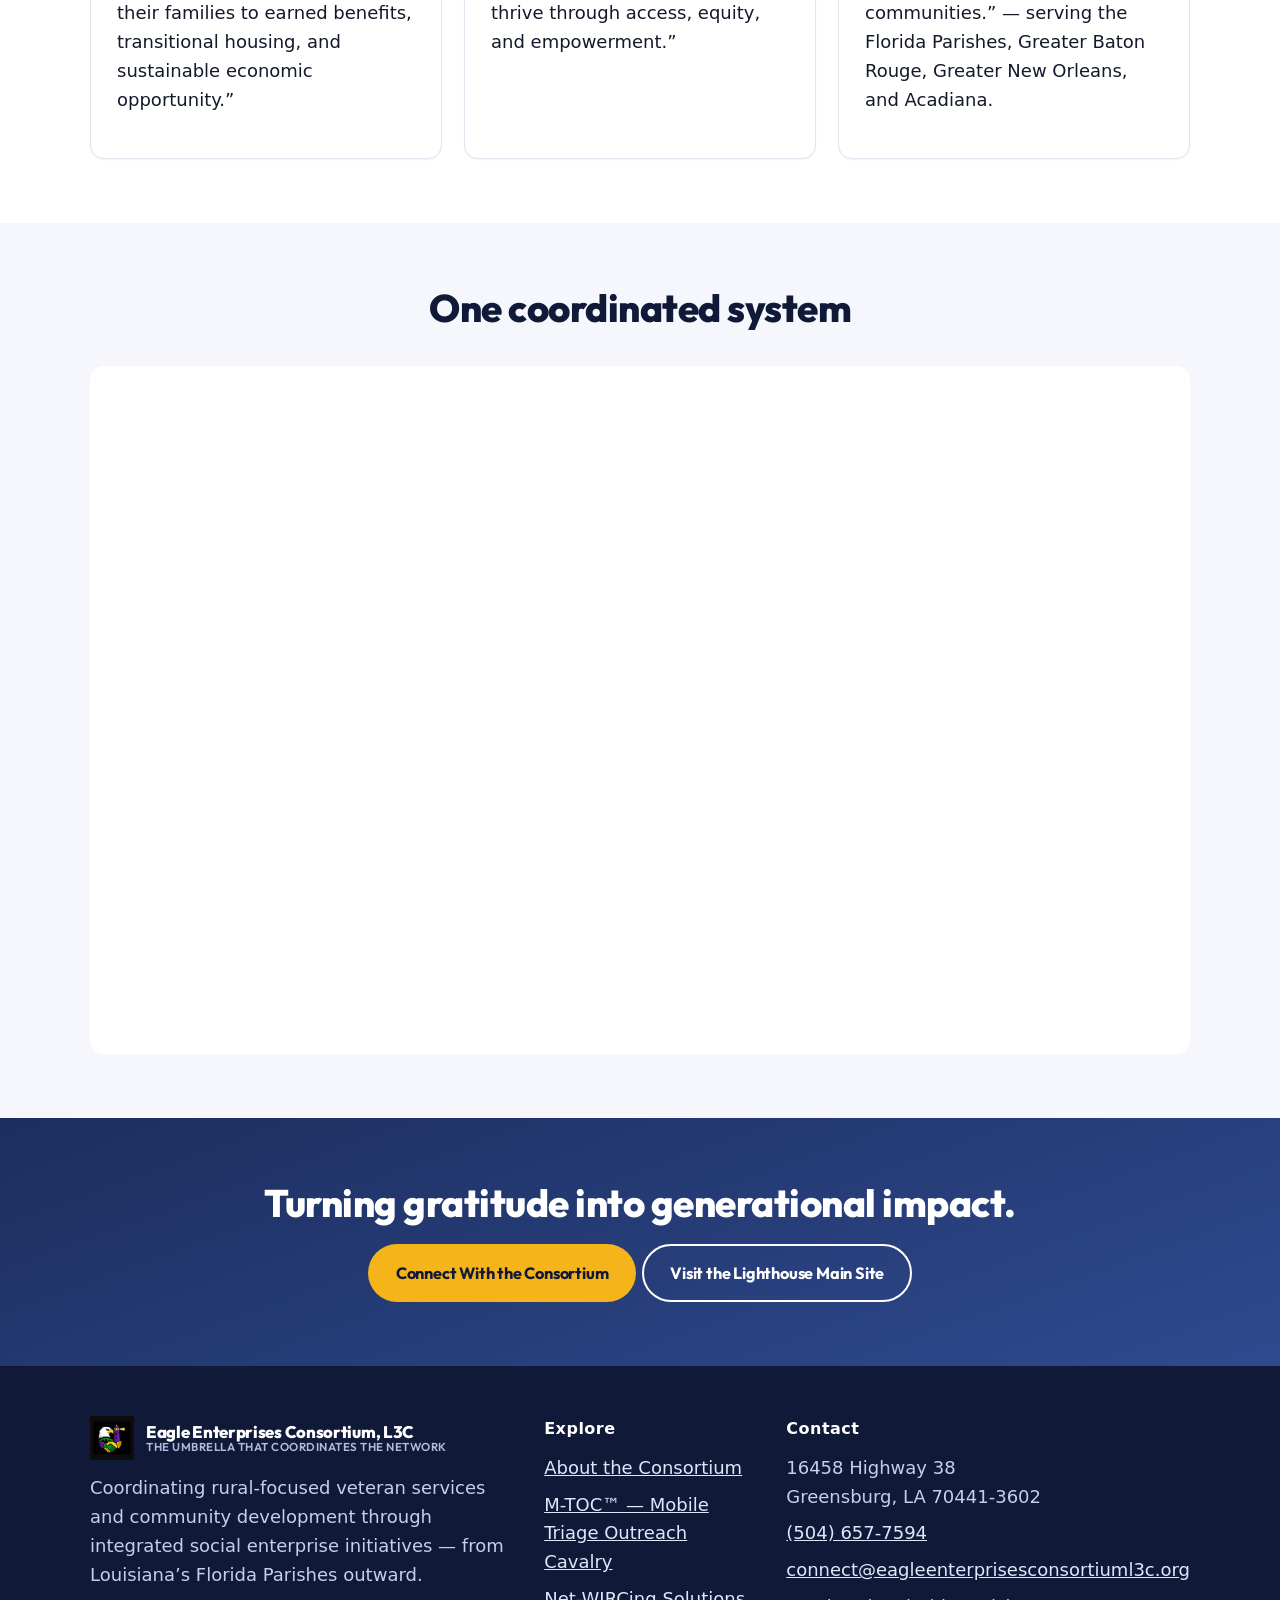
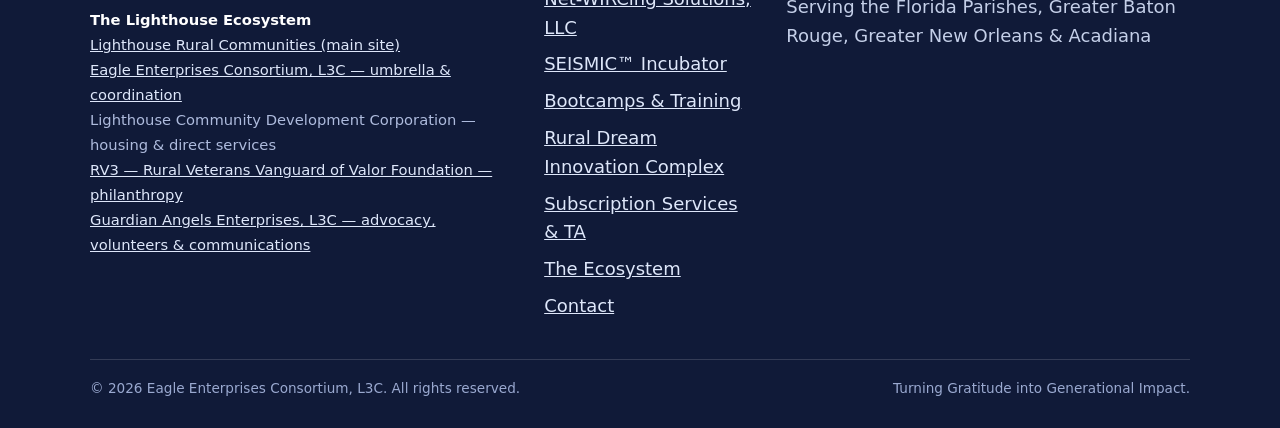
<file: ecosystem.html>
<!DOCTYPE html>
<html lang="en">
<head>
  <meta charset="UTF-8">
  <meta name="viewport" content="width=device-width, initial-scale=1.0">
  <title>The Lighthouse Ecosystem — Siloed but Connected | Eagle Enterprises Consortium, L3C</title>
  <meta name="description" content="How the four-entity Lighthouse ecosystem works: EEC, LCDC, RV3, and Guardian Angels Enterprises — separate entities, one referral system, unified accountability through the VI-PAR dashboard.">
  <link rel="canonical" href="https://www.eagleenterprisesconsortiuml3c.org/ecosystem">
  <meta property="og:type" content="website">
  <meta property="og:site_name" content="Eagle Enterprises Consortium, L3C">
  <meta property="og:title" content="The Lighthouse Ecosystem — Siloed but Connected | Eagle Enterprises Consortium, L3C">
  <meta property="og:description" content="How the four-entity Lighthouse ecosystem works: EEC, LCDC, RV3, and Guardian Angels Enterprises — separate entities, one referral system, unified accountability through the VI-PAR dashboard.">
  <meta property="og:url" content="https://www.eagleenterprisesconsortiuml3c.org/ecosystem">
  <meta name="theme-color" content="#101A38">
  <link rel="icon" type="image/png" href="assets/logo.png">
  <link rel="stylesheet" href="css/styles.css">
</head>
<body>
<a class="skip-link" href="#main">Skip to main content</a>

<header class="site-header">
  <div class="container">
    <nav class="nav" aria-label="Primary">
      <a class="brand" href="index.html">
        <img class="mark" src="assets/logo.png" alt="" width="44" height="44">
        <span class="brand-name">Eagle Enterprises Consortium
          <span class="brand-sub">Umbrella of the Lighthouse Ecosystem</span>
        </span>
      </a>
      <button class="nav-toggle" aria-expanded="false" aria-controls="primary-nav">Menu</button>
      <ul class="nav-links" id="primary-nav">
        <li><a href="index.html">Home</a></li>
        <li><a href="about.html">About</a></li>
        <li><a href="m-toc.html">M-TOC™</a></li>
        <li><a href="net-wircing.html">Net-WIRCing</a></li>
        <li><a href="seismic.html">SEISMIC™</a></li>
        <li><a href="bootcamps.html">Bootcamps</a></li>
        <li><a href="rdic.html">RDIC</a></li>
        <li><a href="services.html">Services</a></li>
        <li><a href="ecosystem.html" aria-current="page">Ecosystem</a></li>
        <li class="nav-cta"><a class="btn btn-gold" href="contact.html">Partner</a></li>
      </ul>
    </nav>
  </div>
</header>

<main id="main">

  <section class="page-hero">
    <div class="container">
      <p class="eyebrow">The Ecosystem</p>
      <h1>Siloed but connected.</h1>
      <p class="lead">Four entities, each with its own legal structure, leadership, and lane — and
      one shared mission: to serve as a force multiplier connecting rural veterans and their
      families to earned benefits, transitional housing, and sustainable economic opportunity.</p>
      <nav class="anchor-nav" aria-label="On this page">
        <a href="#entities">The Four Entities</a>
        <a href="#referrals">How Referrals Flow</a>
        <a href="#vipar">VI-PAR™ Accountability</a>
        <a href="#programs">The 8 Programs</a>
      </nav>
    </div>
  </section>

  <section class="section" id="film">
    <div class="container" style="max-width:900px">
      <div class="section-head" style="text-align:center"><p class="eyebrow">Watch</p><h2>The Closed Loop System</h2></div>
      <div class="embed-16x9"><iframe src="https://www.youtube-nocookie.com/embed/gRbjrmVVeNc" title="The Closed Loop System" loading="lazy" allow="accelerometer; encrypted-media; gyroscope; picture-in-picture" allowfullscreen></iframe></div>
    </div>
  </section>

<section class="section section--alt" id="charts">
<div class="container">
<div class="section-head">
<p class="eyebrow">Two Views</p>
<h2>The ecosystem, two ways</h2>
<p>One diagram cannot answer both questions, so there are two. The first is the structural
and legal view, for funders, auditors and legal review. The second shows where a veteran
and their family actually land. Both are accurate; they answer different questions.</p>
</div>
<figure class="eco-chart" style="margin:0 0 34px">
<svg viewBox="0 0 1000 640" xmlns="http://www.w3.org/2000/svg" role="img" aria-labelledby="govT govD" style="width:100%;height:auto;display:block"><title id="govT">Governance chart: the four entities and how they relate</title><desc id="govD">Eagle Enterprises Consortium, L3C sits at the centre as coordinator and houses two divisions: Net-WIRCing Solutions LLC and M-TOC. Lighthouse Community Development Corporation, the RV3 Rural Veterans Vanguard of Valor Foundation, and Guardian Angels Enterprises L3C are separate legal entities that EEC coordinates but does not own.</desc><rect x="0" y="0" width="1000" height="640" fill="#fff"/><path d="M340 300 L312 220" stroke="#D9DFEA" stroke-width="2" fill="none"/><path d="M660 300 L688 220" stroke="#D9DFEA" stroke-width="2" fill="none"/><path d="M500 448 L500 500" stroke="#D9DFEA" stroke-width="2" fill="none"/><rect x="30" y="112" width="282" height="104" rx="10" fill="#fff" stroke="#D9DFEA"/><rect x="30" y="112" width="5" height="104" rx="2.5" fill="#2F4A8F"/><text x="46" y="138" font-size="14.5" font-weight="700" fill="#101A38">Lighthouse CDC</text><text x="46" y="155" font-size="11.5" fill="#5A6478">Stabilization &#183; housing &#183; services</text><text x="46" y="172" font-size="11.5" fill="#5A6478">Brand: Lighthouse Rural Communities</text><text x="46" y="189" font-size="11.5" fill="#5A6478">Separate legal entity</text><rect x="688" y="112" width="282" height="104" rx="10" fill="#fff" stroke="#D9DFEA"/><rect x="688" y="112" width="5" height="104" rx="2.5" fill="#7A1F33"/><text x="704" y="138" font-size="14.5" font-weight="700" fill="#101A38">RV3 Foundation</text><text x="704" y="155" font-size="11.5" fill="#5A6478">Rural Veterans Vanguard of Valor</text><text x="704" y="172" font-size="11.5" fill="#5A6478">Philanthropy &#183; donors and grants</text><text x="704" y="189" font-size="11.5" fill="#5A6478">Separate legal entity</text><rect x="359" y="500" width="282" height="104" rx="10" fill="#fff" stroke="#D9DFEA"/><rect x="359" y="500" width="5" height="104" rx="2.5" fill="#3B2270"/><text x="375" y="526" font-size="14.5" font-weight="700" fill="#101A38">Guardian Angels Enterprises</text><text x="375" y="543" font-size="11.5" fill="#5A6478">Advocacy &#183; volunteers &#183; comms</text><text x="375" y="560" font-size="11.5" fill="#5A6478">Guardian Light Legacy Memorial</text><text x="375" y="577" font-size="11.5" fill="#5A6478">Separate legal entity</text><rect x="340" y="268" width="320" height="180" rx="14" fill="#FFFBF0" stroke="#F4B41A" stroke-width="2.5"/><text x="500" y="298" text-anchor="middle" font-size="11.5" font-weight="700" fill="#1B6B3A" letter-spacing="1.3">COORDINATOR</text><text x="500" y="322" text-anchor="middle" font-size="15" font-weight="800" fill="#101A38">Eagle Enterprises</text><text x="500" y="341" text-anchor="middle" font-size="15" font-weight="800" fill="#101A38">Consortium, L3C</text><text x="500" y="360" text-anchor="middle" font-size="11" fill="#5A6478">Coordination &#183; enterprise &#183; accountability</text><text x="500" y="384" text-anchor="middle" font-size="10" font-weight="700" fill="#5A6478" letter-spacing="1">DIVISIONS OF EEC</text><rect x="356" y="392" width="140" height="42" rx="8" fill="#fff" stroke="#F4B41A"/><text x="426" y="410" text-anchor="middle" font-size="12" font-weight="700" fill="#101A38">Net-WIRCing</text><text x="426" y="425" text-anchor="middle" font-size="10.5" fill="#5A6478">Solutions, LLC</text><rect x="504" y="392" width="140" height="42" rx="8" fill="#fff" stroke="#F4B41A"/><text x="574" y="410" text-anchor="middle" font-size="12" font-weight="700" fill="#101A38">M-TOC&#8482;</text><text x="574" y="425" text-anchor="middle" font-size="10.5" fill="#5A6478">Mobile outreach</text><text x="30" y="44" font-size="11.5" font-weight="700" fill="#1B6B3A" letter-spacing="1.4">GOVERNANCE VIEW</text><text x="30" y="72" font-size="19" font-weight="800" fill="#101A38">How the four entities relate</text><text x="30" y="92" font-size="11.5" fill="#5A6478">Four separate legal entities. EEC coordinates; it does not own the other three.</text></svg>
<figcaption style="font-size:12.5px;color:#5A6478;margin-top:10px">Governance view &mdash; Net-WIRCing Solutions, LLC and M-TOC&trade; are divisions of EEC, not separate entities.</figcaption>
</figure>
<figure class="eco-chart" style="margin:0">
<svg viewBox="0 0 1000 690" xmlns="http://www.w3.org/2000/svg" role="img" aria-labelledby="svcT svcD" style="width:100%;height:auto;display:block"><title id="svcT">Service delivery chart: where a veteran lands</title><desc id="svcD">A veteran or family arrives at Lighthouse Community Development Corporation, which provides intake and assessment, the transitional housing pathway, benefits navigation and coordinated direct services, measured throughout by VI-PAR. Eagle Enterprises Consortium brings programs to the door, the RV3 Foundation underwrites high-need pathways, and Guardian Angels Enterprises drives advocacy, volunteers and communications.</desc><defs><marker id="ar" markerWidth="9" markerHeight="9" refX="8" refY="4.5" orient="auto"><path d="M0 0 L9 4.5 L0 9 z" fill="#D9DFEA"/></marker><marker id="arb" markerWidth="9" markerHeight="9" refX="8" refY="4.5" orient="auto"><path d="M0 0 L9 4.5 L0 9 z" fill="#2F4A8F"/></marker></defs><rect x="0" y="0" width="1000" height="690" fill="#fff"/><path d="M312 238 L336 300" stroke="#D9DFEA" stroke-width="2" fill="none" marker-end="url(#ar)"/><path d="M688 238 L664 300" stroke="#D9DFEA" stroke-width="2" fill="none" marker-end="url(#ar)"/><path d="M500 540 L500 480" stroke="#D9DFEA" stroke-width="2" fill="none" marker-end="url(#ar)"/><path d="M500 178 L500 222" stroke="#2F4A8F" stroke-width="2.5" fill="none" marker-end="url(#arb)"/><rect x="370" y="130" width="260" height="46" rx="23" fill="#fff" stroke="#2F4A8F" stroke-width="2"/><text x="500" y="159" text-anchor="middle" font-size="14" font-weight="700" fill="#101A38">A veteran or family arrives</text><rect x="30" y="140" width="282" height="98" rx="10" fill="#fff" stroke="#D9DFEA"/><rect x="30" y="140" width="5" height="98" rx="2.5" fill="#F4B41A"/><text x="46" y="166" font-size="14.5" font-weight="700" fill="#101A38">Eagle Enterprises Consortium</text><text x="46" y="183" font-size="11.5" fill="#5A6478">Brings the programs to the door:</text><text x="46" y="200" font-size="11.5" fill="#5A6478">M-TOC&#8482; outreach, SEISMIC&#8482;, bootcamps</text><rect x="688" y="140" width="282" height="98" rx="10" fill="#fff" stroke="#D9DFEA"/><rect x="688" y="140" width="5" height="98" rx="2.5" fill="#7A1F33"/><text x="704" y="166" font-size="14.5" font-weight="700" fill="#101A38">RV3 Foundation</text><text x="704" y="183" font-size="11.5" fill="#5A6478">Underwrites the high-need pathways</text><text x="704" y="200" font-size="11.5" fill="#5A6478">so cost never blocks a placement</text><rect x="359" y="540" width="282" height="98" rx="10" fill="#fff" stroke="#D9DFEA"/><rect x="359" y="540" width="5" height="98" rx="2.5" fill="#3B2270"/><text x="375" y="566" font-size="14.5" font-weight="700" fill="#101A38">Guardian Angels Enterprises</text><text x="375" y="583" font-size="11.5" fill="#5A6478">Finds people and tells the story:</text><text x="375" y="600" font-size="11.5" fill="#5A6478">advocacy, volunteers, communications</text><rect x="340" y="230" width="320" height="250" rx="14" fill="#F4F7FD" stroke="#2F4A8F" stroke-width="2.5"/><text x="500" y="262" text-anchor="middle" font-size="11.5" font-weight="700" fill="#1B6B3A" letter-spacing="1.3">WHERE PEOPLE LAND</text><text x="500" y="290" text-anchor="middle" font-size="15" font-weight="800" fill="#101A38">Lighthouse Community</text><text x="500" y="310" text-anchor="middle" font-size="15" font-weight="800" fill="#101A38">Development Corporation</text><text x="500" y="344" text-anchor="middle" font-size="12" fill="#5A6478">&#183; Intake and assessment</text><text x="500" y="366" text-anchor="middle" font-size="12" fill="#5A6478">&#183; Transitional housing pathway</text><text x="500" y="388" text-anchor="middle" font-size="12" fill="#5A6478">&#183; Benefits navigation</text><text x="500" y="410" text-anchor="middle" font-size="12" fill="#5A6478">&#183; Coordinated direct services</text><text x="500" y="456" text-anchor="middle" font-size="10.5" font-weight="700" fill="#1B6B3A" letter-spacing=".8">MEASURED THROUGHOUT BY VI-PAR&#8482;</text><text x="30" y="44" font-size="11.5" font-weight="700" fill="#1B6B3A" letter-spacing="1.4">SERVICE DELIVERY VIEW</text><text x="30" y="72" font-size="19" font-weight="800" fill="#101A38">Where a veteran actually lands</text><text x="30" y="92" font-size="11.5" fill="#5A6478">The same four entities, seen from the doorstep rather than the org chart.</text></svg>
<figcaption style="font-size:12.5px;color:#5A6478;margin-top:10px">Service delivery view &mdash; LCDC is the front door; the other three feed it.</figcaption>
</figure>
</div>
</section>

  <section class="section" id="entities">
    <div class="container">
      <div class="section-head">
        <p class="eyebrow">Who Does What</p>
        <h2>The four entities and their lanes</h2>
      </div>
      <div class="eco-list">
        <div class="eco-item" style="border-left-color:#F4B41A"><div>
          <h3>Eagle Enterprises Consortium, L3C — coordination &amp; enterprise</h3>
          <p>The umbrella you are visiting now. EEC coordinates the network, aligns mission with
          sustainable social enterprise, and maintains accountability across the ecosystem. It
          houses Net-WIRCing Solutions, LLC and M-TOC™, and delivers subscription services, bootcamp
          technical assistance and training, and the SEISMIC™ incubator.
          <a href="index.html">You are here</a>.</p></div></div>
        <div class="eco-item"><div>
          <h3>Lighthouse Community Development Corporation — stabilization &amp; housing</h3>
          <p>The 501(c)(3)-aligned community development corporation, with roots circa 2003.
          Transitional housing pathways, benefits navigation, and coordinated direct services;
          leads real estate and infrastructure including the Greensburg site and the Innovation
          Complex. <a href="https://lighthouse-rural-communities.vercel.app">Visit the Lighthouse main
          site</a>.</p></div></div>
        <div class="eco-item" style="border-left-color:#7A1F33"><div>
          <h3>RV3 — Rural Veterans Vanguard of Valor Foundation — philanthropy</h3>
          <p>The philanthropic arm. Honors service and channels donor and grant support to rural
          veteran programs — the funding heart that keeps high-need pathways underwritten.
          <a href="https://www.rv3vanguardofvalor.org">Visit the RV3 site</a>.</p></div></div>
        <div class="eco-item" style="border-left-color:#3B2270"><div>
          <h3>Guardian Angels Enterprises, L3C — advocacy, volunteers &amp; communications</h3>
          <p>The ecosystem&rsquo;s communications hub — website, app, podcast, bot, newsletter, blog,
          and social media — and its volunteer mobilization engine. Also stewards the Guardian
          Light Veterans Legacy Memorial: &ldquo;Preserving the Legacy. Restoring the Light.&rdquo;
          <a href="https://www.guardianangelsenterprises.org">Visit the Guardian Angels
          site</a>.</p></div></div>
      </div>
    </div>
  </section>

  <section class="section section--alt" id="referrals">
    <div class="container">
      <div class="section-head">
        <p class="eyebrow">One Referral System</p>
        <h2>How a veteran moves through the network</h2>
      </div>
      <div class="grid grid-2">
        <div class="prose">
          <p>The consortium&rsquo;s founding plan describes the flow plainly: a veteran may start
          at <strong>Mobile Triage</strong>, move into <strong>TOWED job training and Incubator
          workshops</strong>, and then <strong>launch a venture the Strategic Investment team helps
          fund</strong>. Behind that journey sits a single referral system connecting every entity
          — with CAPE™, Comprehensive Assessment, Planning &amp; Empowerment, coordinating warm
          hand-offs to VA clinics, mental health providers, legal clinics, universities, SBA
          Veteran Business Outreach Centers, and employers.</p>
          <p>Cross-entity discipline is contractual, not aspirational: MOUs, referral-network
          performance expectations, consent-to-share workflows, and closed-loop referral
          confirmation targeted within 14 days.</p>
        </div>
        <div class="prose">
          <h3>A worked example</h3>
          <ul>
            <li><strong>Day 1:</strong> M-TOC™ meets a veteran at a parish resource fair; triage
            opens a case — credit recovery plus housing risk flags.</li>
            <li><strong>Week 2:</strong> LCDC housing navigation takes the housing lane; benefits
            and claims navigation opens in parallel.</li>
            <li><strong>Month 2:</strong> TOWED enrolls the veteran in a trades track; a Guardian
            Angels volunteer mentor checks in weekly.</li>
            <li><strong>Month 6:</strong> Boot Camp application scored, cohort seat offered with a
            scholarship underwritten through RV3-channeled sponsorship.</li>
            <li><strong>Month 12:</strong> venture launches from the SEISMIC™ pipeline with a
            micro-capital-ready package at a CDFI partner.</li>
          </ul>
        </div>
      </div>
    </div>
  </section>

  <section class="section" id="vipar">
    <div class="container">
      <div class="section-head">
        <p class="eyebrow">Accountability</p>
        <h2>VI-PAR™: one dashboard over everything</h2>
        <p class="lead">Veteran Impact &middot; Performance &middot; Accountability &middot; Reporting. Every entity
        reports into the shared VI-PAR™ performance framework, so the whole ecosystem is measured in
        one place — engagement metrics, action metrics, and impact metrics linked back to the
        program that produced them.</p>
      </div>
      <div class="metric-grid">
        <a class="metric-card" href="https://hub-vi-par-dashboard.vercel.app/?view=vipar&amp;demo=1">
          <span class="metric-value">312</span>
          <span class="metric-label">Veterans reached</span>
          <span class="metric-trend">Pilot demo data</span>
          <span class="metric-view">View dashboard</span>
        </a>
        <a class="metric-card" href="https://hub-vi-par-dashboard.vercel.app/?view=vipar&amp;demo=1">
          <span class="metric-value">184</span>
          <span class="metric-label">Referrals completed</span>
          <span class="metric-trend">Closed-loop tracked</span>
          <span class="metric-view">View dashboard</span>
        </a>
        <a class="metric-card" href="https://hub-vi-par-dashboard.vercel.app/?view=vipar&amp;demo=1">
          <span class="metric-value">4</span>
          <span class="metric-label">Regions served</span>
          <span class="metric-trend">Louisiana</span>
          <span class="metric-view">View dashboard</span>
        </a>
        <a class="metric-card" href="https://hub-vi-par-dashboard.vercel.app/?view=vipar&amp;demo=1">
          <span class="metric-value">8</span>
          <span class="metric-label">Coordinated programs</span>
          <span class="metric-trend">One network</span>
          <span class="metric-view">View dashboard</span>
        </a>
      </div>
      <p class="form-hint" style="text-align:center;margin-top:14px">Figures shown are pilot
      demonstration data from the ecosystem&rsquo;s live VI-PAR™ dashboard demo.</p>
    </div>
  </section>

  <section class="section section--alt" id="programs">
    <div class="container">
      <div class="section-head">
        <p class="eyebrow">The Program Map</p>
        <h2>Eight coordinated programs across the network</h2>
      </div>
      <div class="grid grid-4">
        <div class="card"><h3>M-TOC™</h3><p>The mobile front door — triage and stabilization on the
          road. <a class="card-cta" href="m-toc.html">EEC division</a></p></div>
        <div class="card"><h3>VI-PAR™</h3><p>The shared impact dashboard — Veteran Impact, Performance, Accountability &amp;
          Reporting. <a class="card-cta" href="https://hub-vi-par-dashboard.vercel.app/?view=vipar&amp;demo=1">Live demo</a></p></div>
        <div class="card"><h3>SEISMIC™</h3><p>Social Enterprise Incubator &amp; Support Management.
          <a class="card-cta" href="seismic.html">EEC program</a></p></div>
        <div class="card"><h3>Bootcamps</h3><p>Cohort training and technical assistance.
          <a class="card-cta" href="bootcamps.html">EEC delivery</a></p></div>
        <div class="card"><h3>E-Force Multiplier Network</h3><p>The formal partner fabric — MOUs,
          referrals, shared expectations. <a class="card-cta" href="services.html">Join via EEC</a></p></div>
        <div class="card"><h3>LCDC Housing Pathway</h3><p>Transitional housing through stabilization
          to homeownership. <a class="card-cta" href="https://lighthouse-rural-communities.vercel.app">LCDC-led</a></p></div>
        <div class="card"><h3>Rural Culinary Incubator</h3><p>Kitchen workspace, training, and a
          farm-to-table pipeline. <a class="card-cta" href="seismic.html">Under SEISMIC™</a></p></div>
        <div class="card"><h3>Disaster Rally Point</h3><p>Preparedness, recovery &amp; resiliency —
          ICS-coordinated rural support. <a class="card-cta" href="rdic.html">At the Greensburg hub</a></p></div>
      </div>
    </div>
  </section>

  <section class="section">
    <div class="container">
      <div class="section-head">
        <p class="eyebrow">Shared Identity</p>
        <h2>One family, different branches</h2>
      </div>
      <div class="grid grid-3">
        <div class="card"><h3>The mission</h3>
          <p>&ldquo;To serve as a force multiplier connecting rural veterans and their families to
          earned benefits, transitional housing, and sustainable economic opportunity.&rdquo;</p></div>
        <div class="card"><h3>The vision</h3>
          <p>&ldquo;A fully integrated rural ecosystem where veterans thrive through access,
          equity, and empowerment.&rdquo;</p></div>
        <div class="card"><h3>The promise</h3>
          <p>&ldquo;Building bridges. Restoring hope. Transforming rural communities.&rdquo; —
          serving the Florida Parishes, Greater Baton Rouge, Greater New Orleans, and Acadiana.</p></div>
      </div>
    </div>
  </section>

  <section class="section section--alt">
    <div class="container">
      <div class="section-head">
        <h2>One coordinated system</h2>
      </div>
      <div class="embed-16x9 flipbook-embed">
        <iframe src="https://heyzine.com/flip-book/c8dad91d47.html" title="One Coordinated System flipbook" loading="lazy" allowfullscreen></iframe>
      </div>
    </div>
  </section>

  <section class="section cta-band">
    <div class="container" style="text-align:center">
      <h2>Turning gratitude into generational impact.</h2>
      <div class="hero-ctas" style="justify-content:center">
        <a class="btn btn-gold" href="contact.html">Connect With the Consortium</a>
        <a class="btn btn-ghost" href="https://lighthouse-rural-communities.vercel.app">Visit the Lighthouse Main Site</a>
      </div>
    </div>
  </section>

</main>

<footer class="site-footer">
  <div class="container">
    <div class="footer-grid">
      <div>
        <a class="brand" href="index.html" style="color:#fff">
          <img class="mark" src="assets/logo.png" alt="" width="44" height="44">
          <span class="brand-name" style="color:#fff">Eagle Enterprises Consortium, L3C
            <span class="brand-sub" style="color:#AEBBDD">The umbrella that coordinates the network</span>
          </span>
        </a>
        <p style="margin-top:14px">Coordinating rural-focused veteran services and community development
        through integrated social enterprise initiatives — from Louisiana&rsquo;s Florida Parishes outward.</p>
        <p class="footer-entities"><strong style="color:#fff">The Lighthouse Ecosystem</strong><br>
          <a href="https://lighthouse-rural-communities.vercel.app">Lighthouse Rural Communities (main site)</a><br>
          <a href="https://www.eagleenterprisesconsortiuml3c.org">Eagle Enterprises Consortium, L3C — umbrella &amp; coordination</a><br>
          Lighthouse Community Development Corporation — housing &amp; direct services<br>
          <a href="https://www.rv3vanguardofvalor.org">RV3 — Rural Veterans Vanguard of Valor Foundation — philanthropy</a><br>
          <a href="https://www.guardianangelsenterprises.org">Guardian Angels Enterprises, L3C — advocacy, volunteers &amp; communications</a>
        </p>
      </div>
      <div>
        <h4>Explore</h4>
        <ul>
          <li><a href="about.html">About the Consortium</a></li>
          <li><a href="m-toc.html">M-TOC™ — Mobile Triage Outreach Cavalry</a></li>
          <li><a href="net-wircing.html">Net-WIRCing Solutions, LLC</a></li>
          <li><a href="seismic.html">SEISMIC™ Incubator</a></li>
          <li><a href="bootcamps.html">Bootcamps &amp; Training</a></li>
          <li><a href="rdic.html">Rural Dream Innovation Complex</a></li>
          <li><a href="services.html">Subscription Services &amp; TA</a></li>
          <li><a href="ecosystem.html">The Ecosystem</a></li>
          <li><a href="contact.html">Contact</a></li>
        </ul>
      </div>
      <div>
        <h4>Contact</h4>
        <ul>
          <li>16458 Highway 38<br>Greensburg, LA 70441-3602</li>
          <li><a href="tel:+15046577594">(504) 657-7594</a></li>
          <li><a href="mailto:connect@eagleenterprisesconsortiuml3c.org">connect@eagleenterprisesconsortiuml3c.org</a></li>
          <li>Serving the Florida Parishes, Greater Baton Rouge, Greater New Orleans &amp; Acadiana</li>
        </ul>
      </div>
    </div>
    <div class="footer-bottom">
      <span>&copy; <span id="year">2026</span> Eagle Enterprises Consortium, L3C. All rights reserved.</span>
      <span>Turning Gratitude into Generational Impact.</span>
    </div>
  </div>
</footer>

<script src="js/main.js"></script>
</body>
</html>
</file>
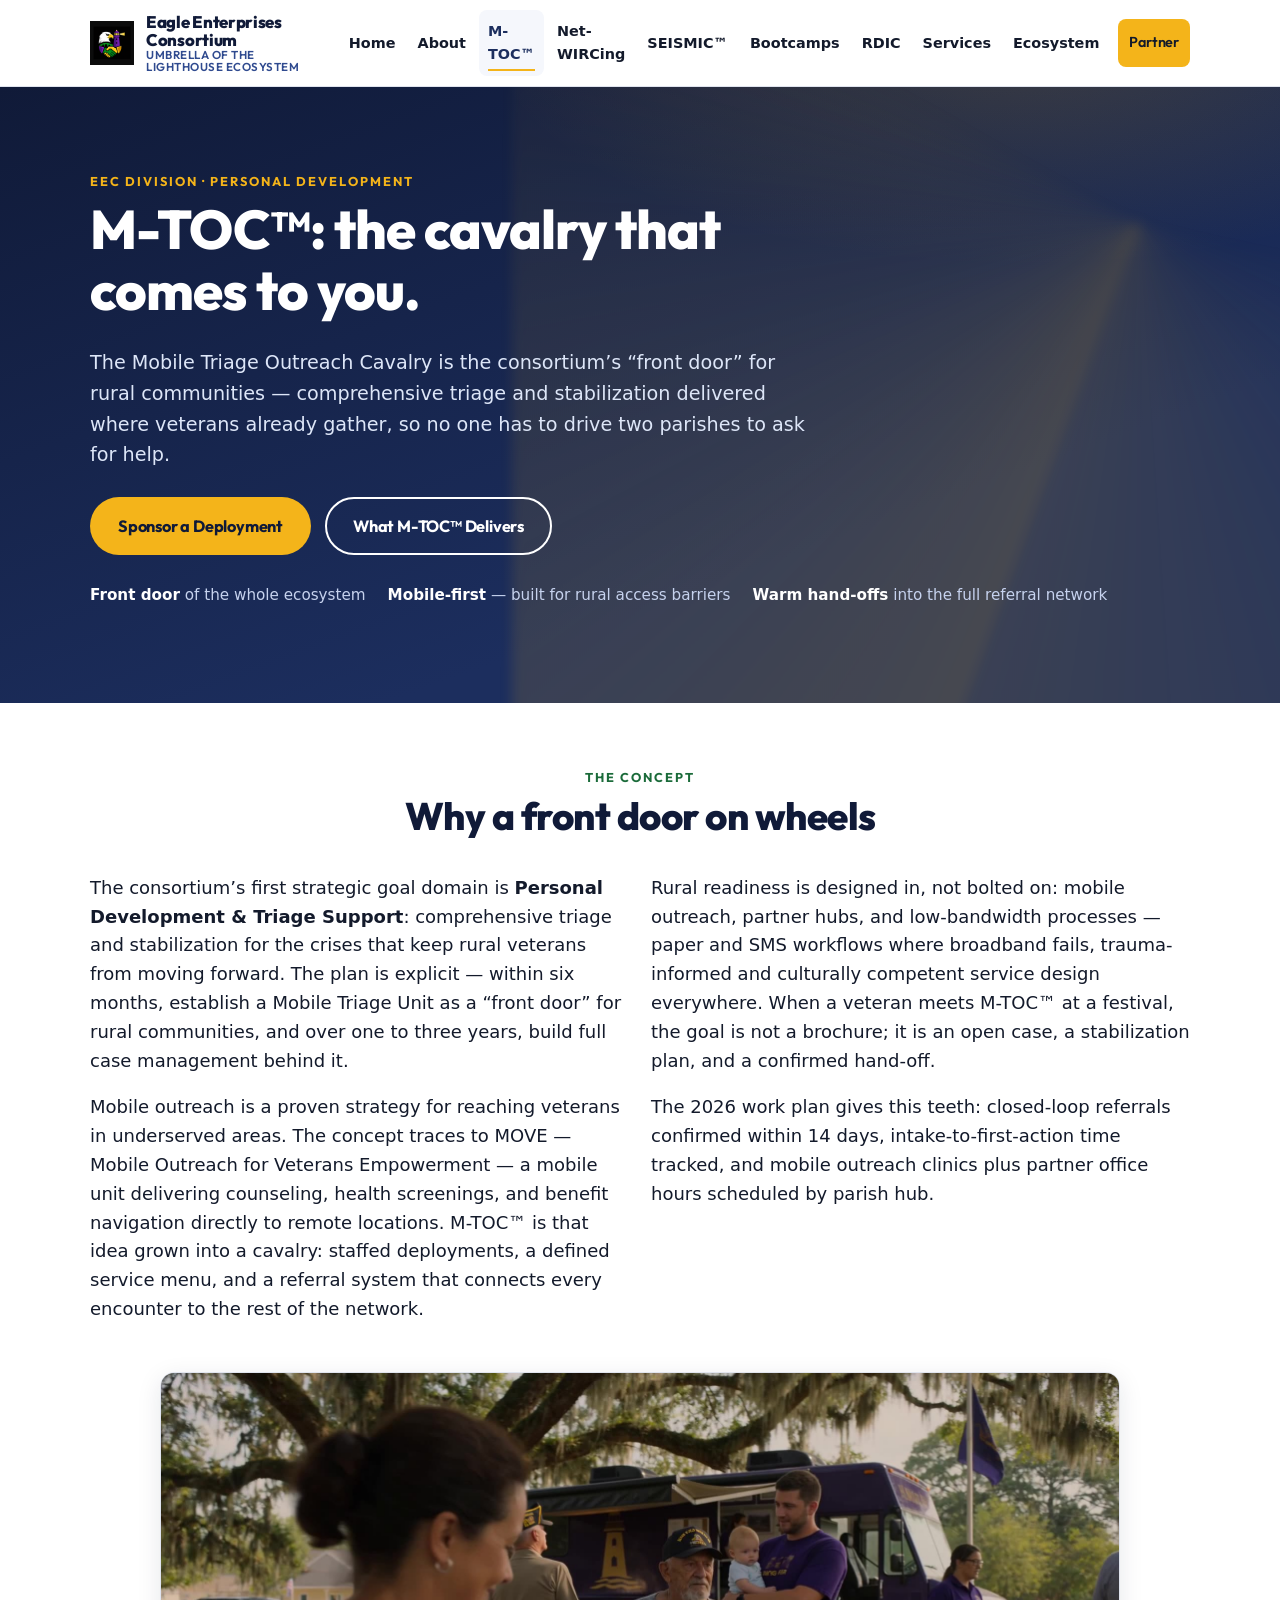
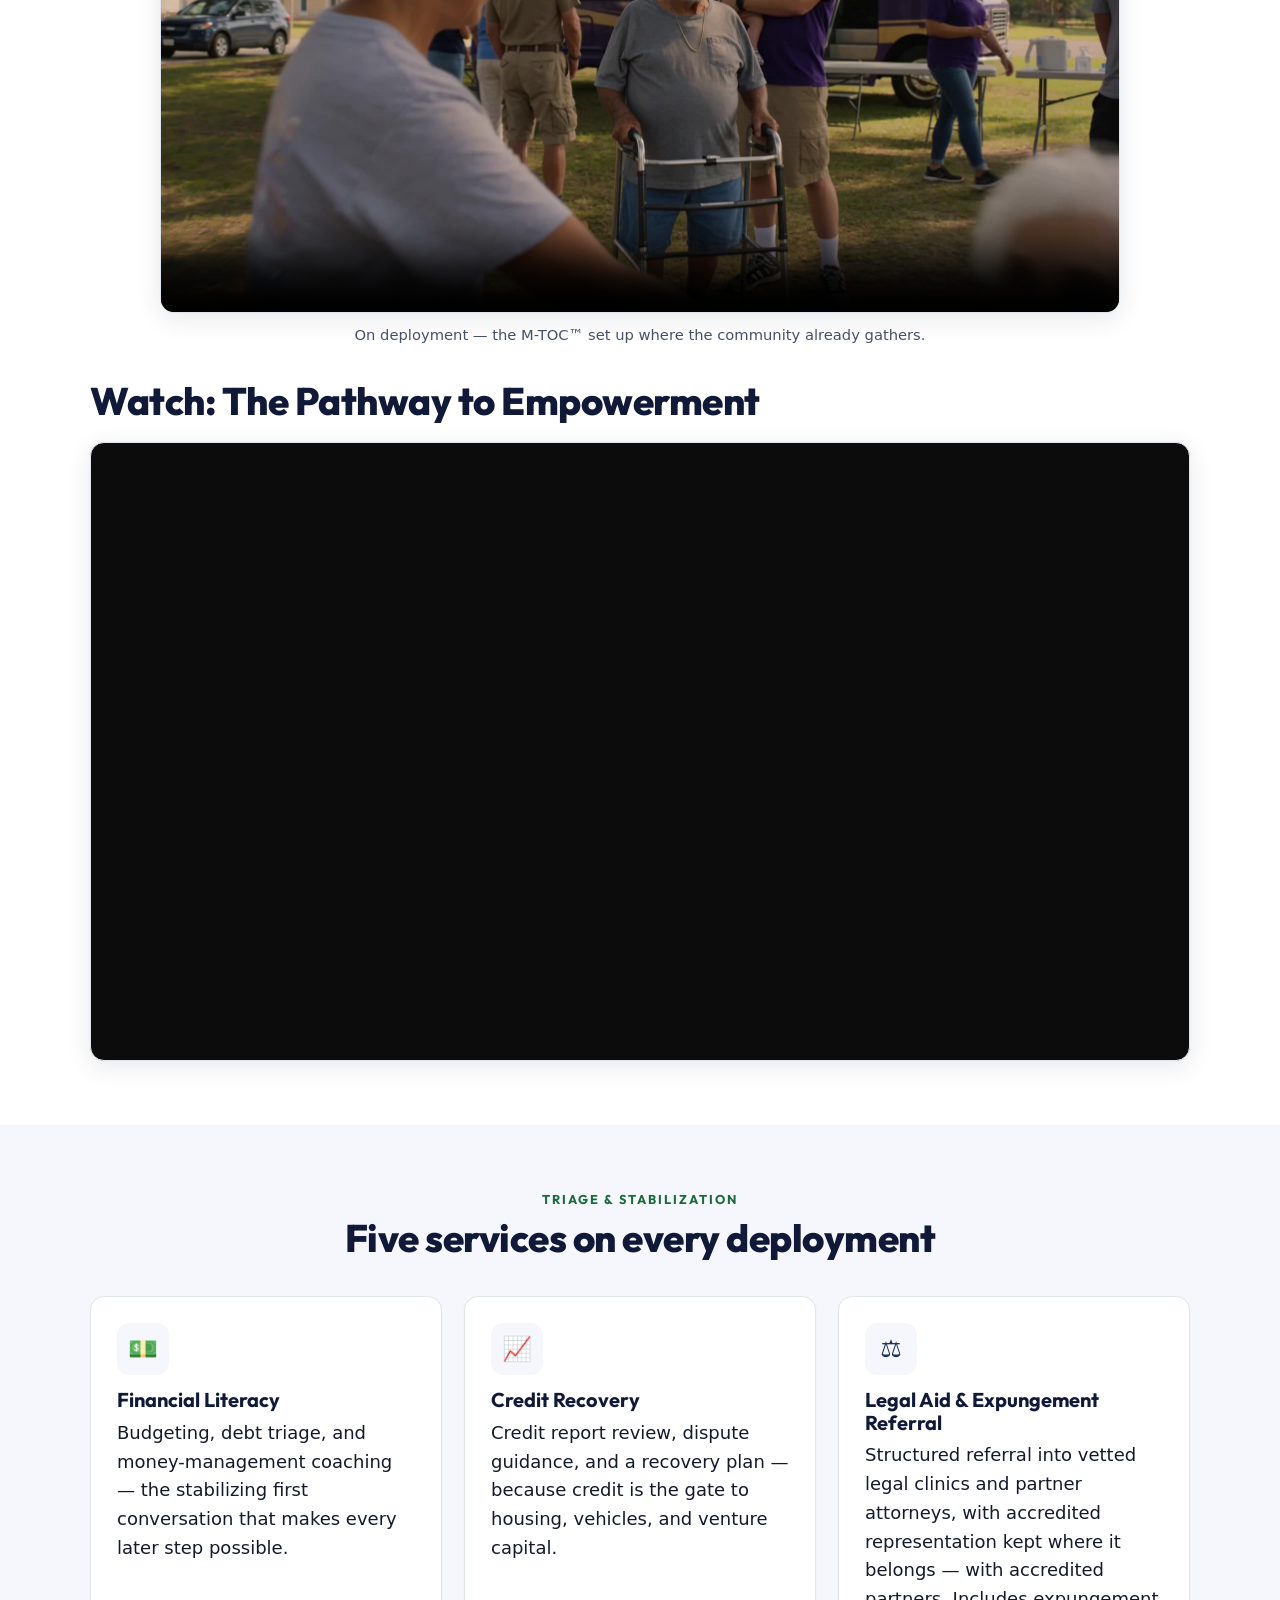
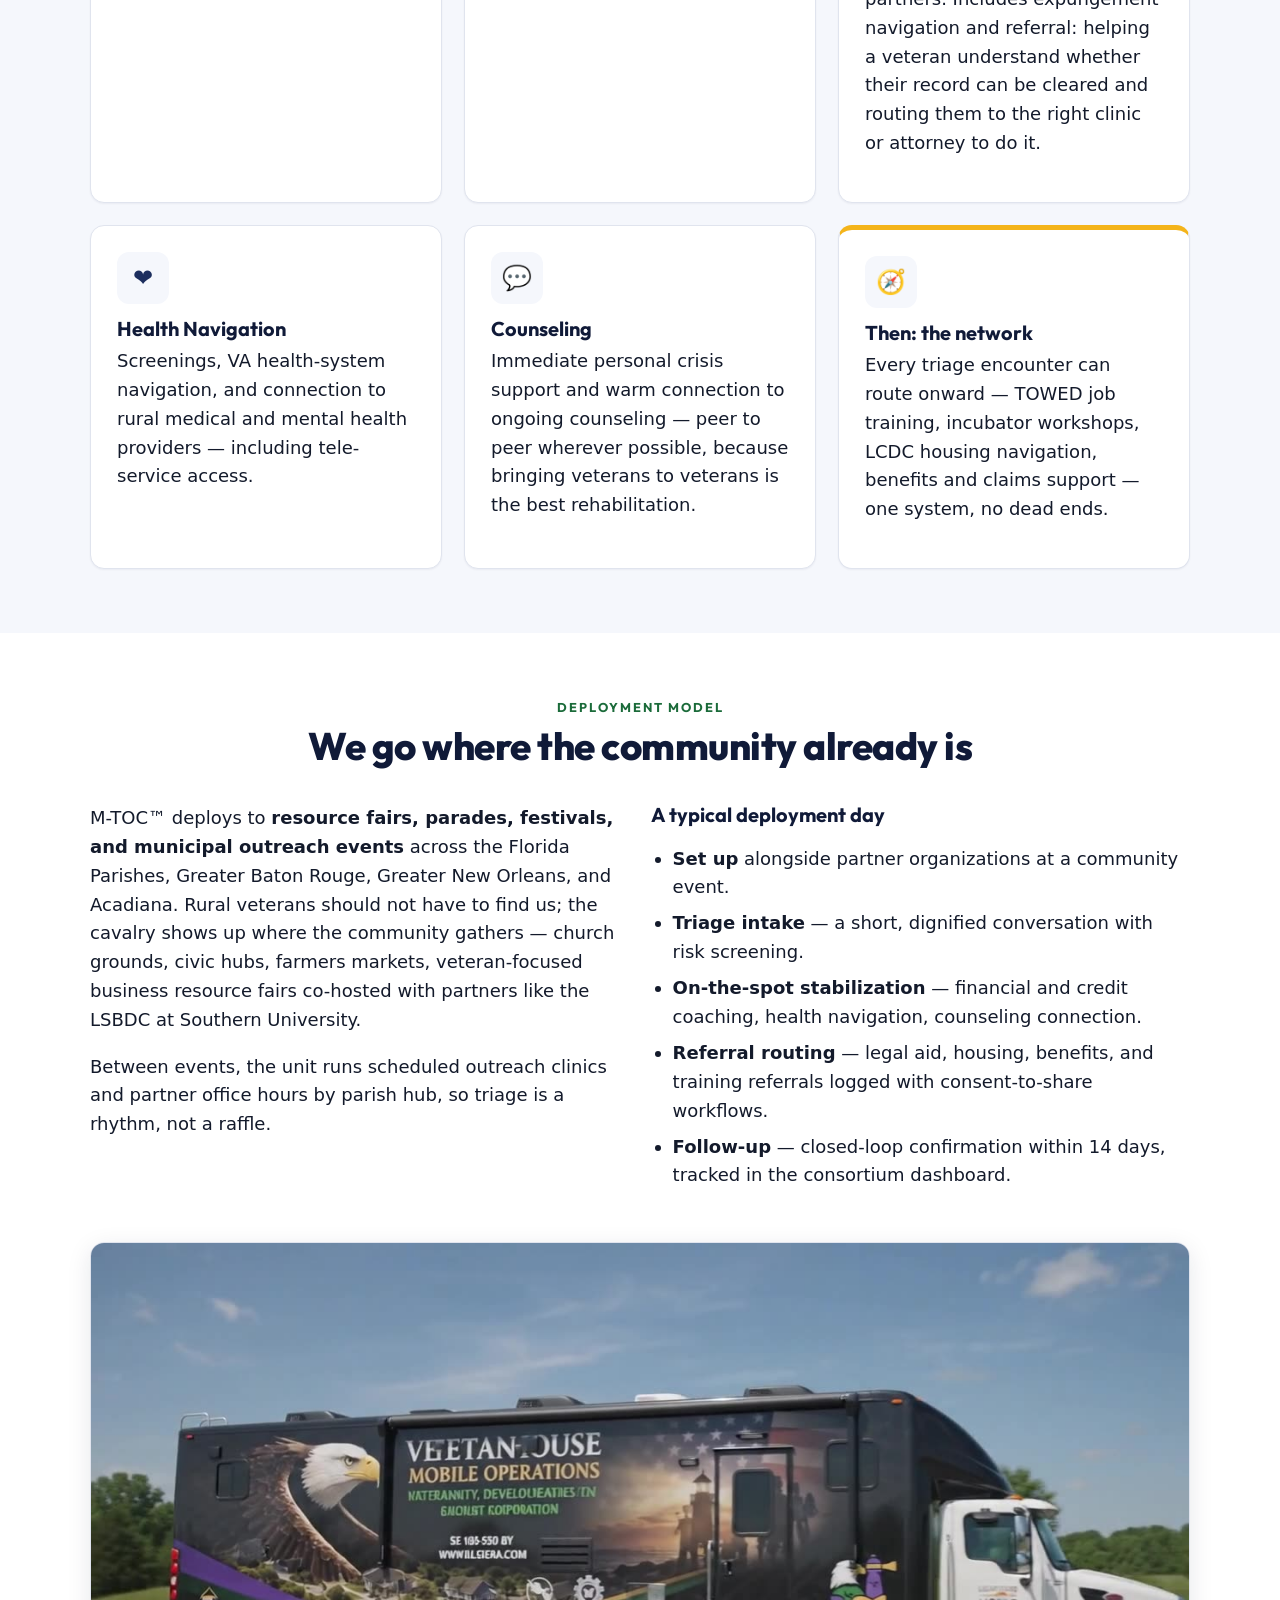
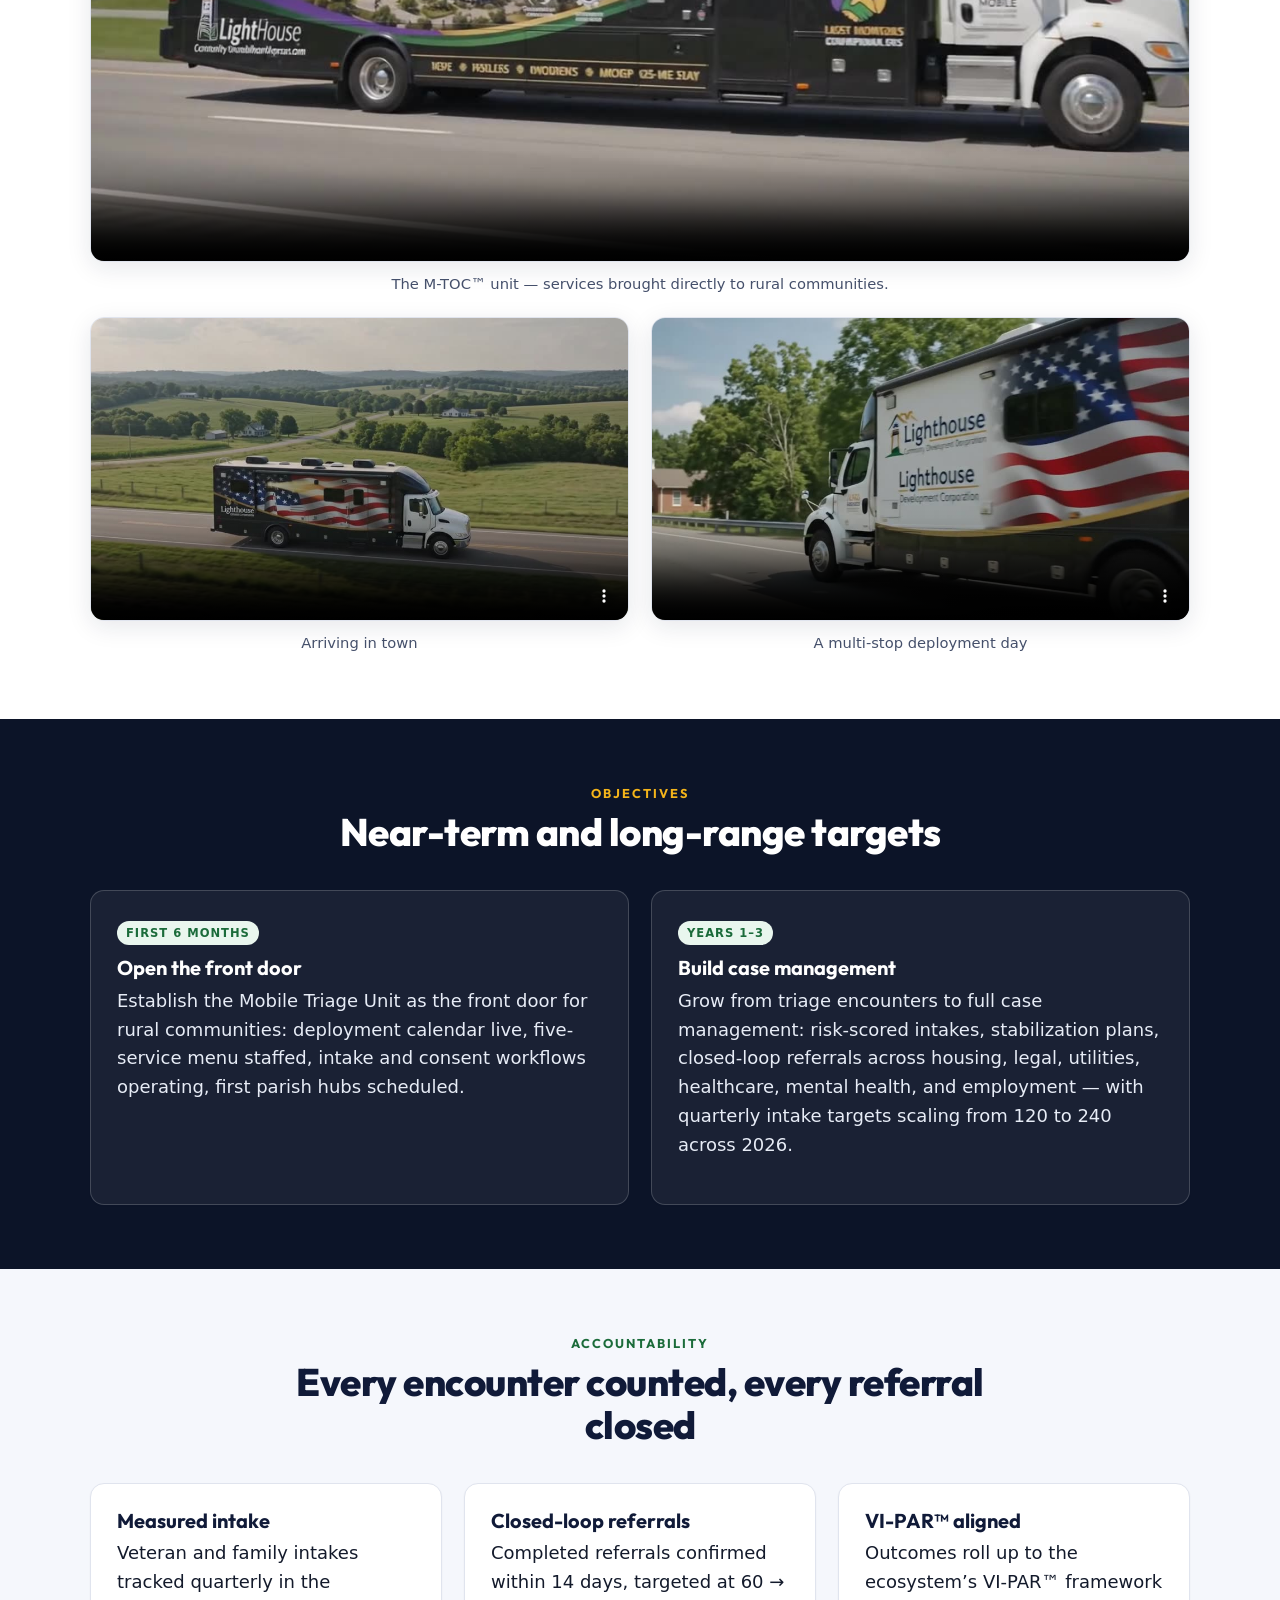
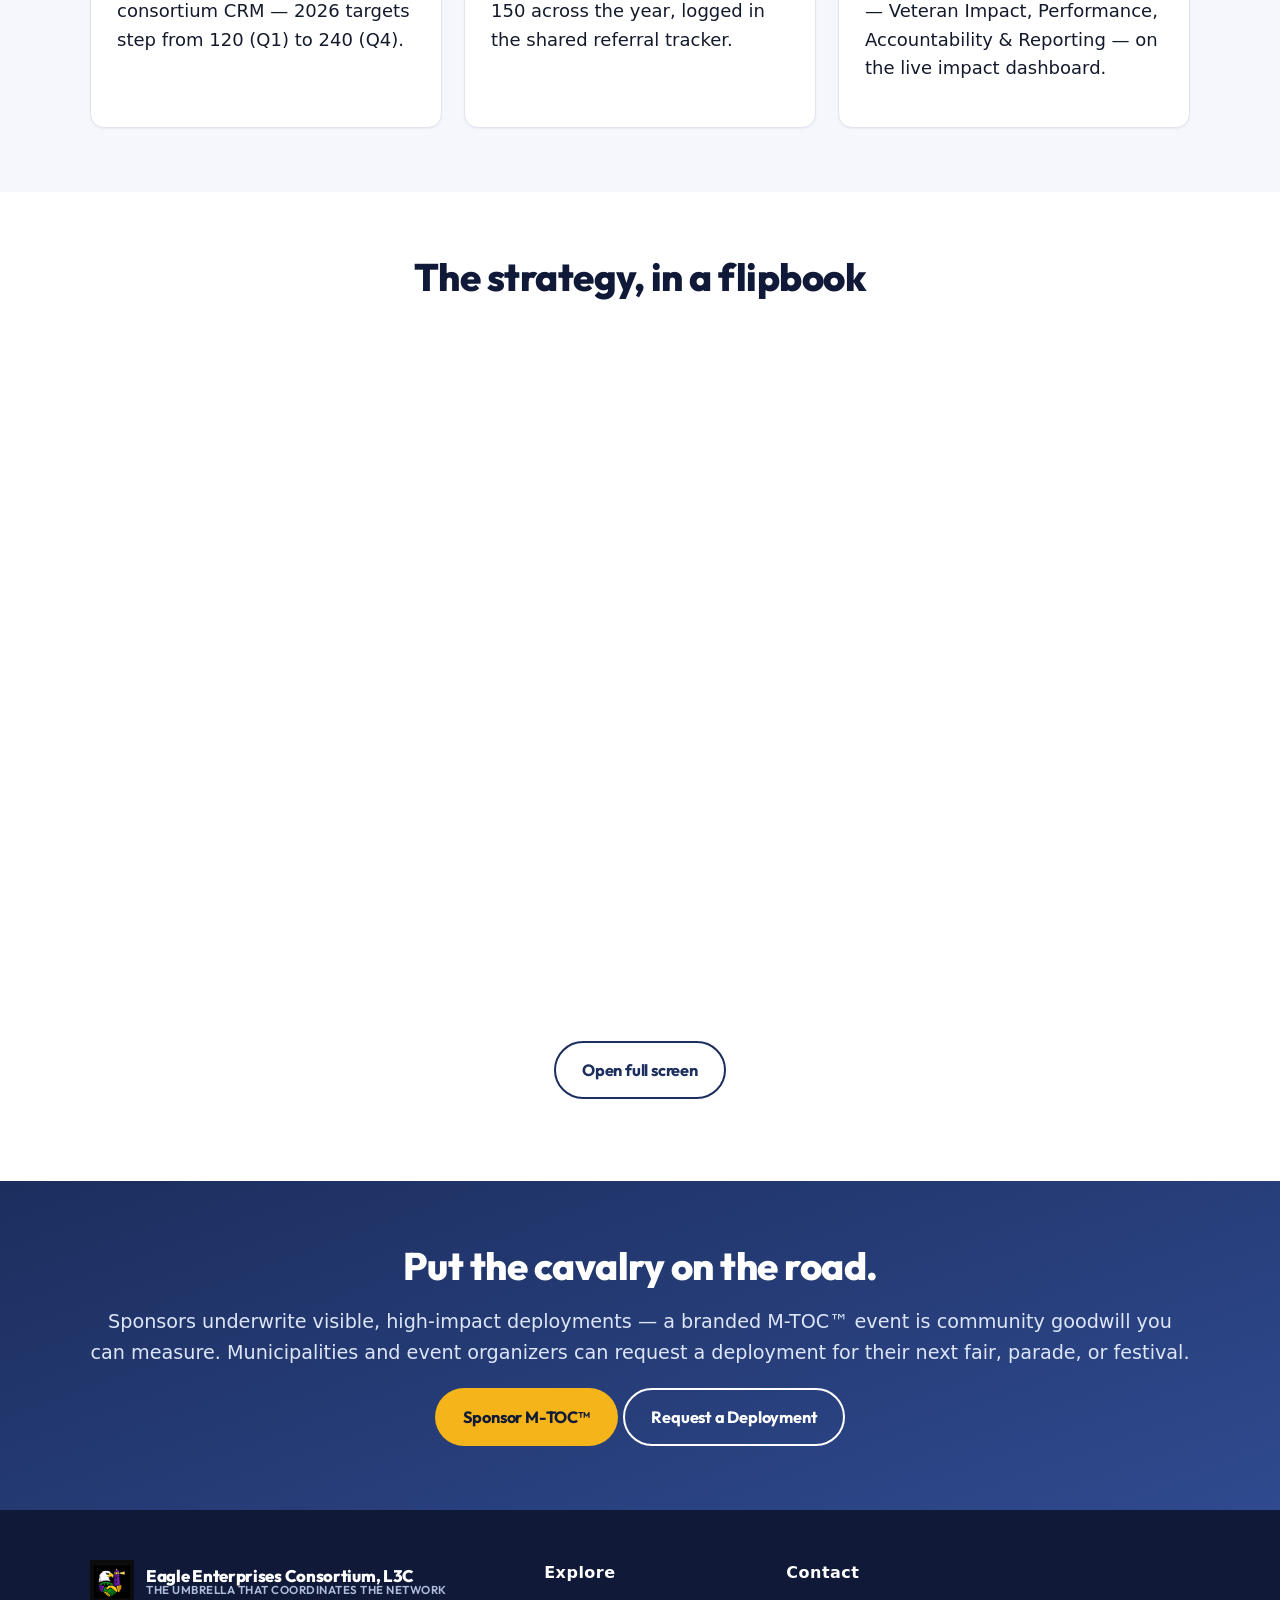
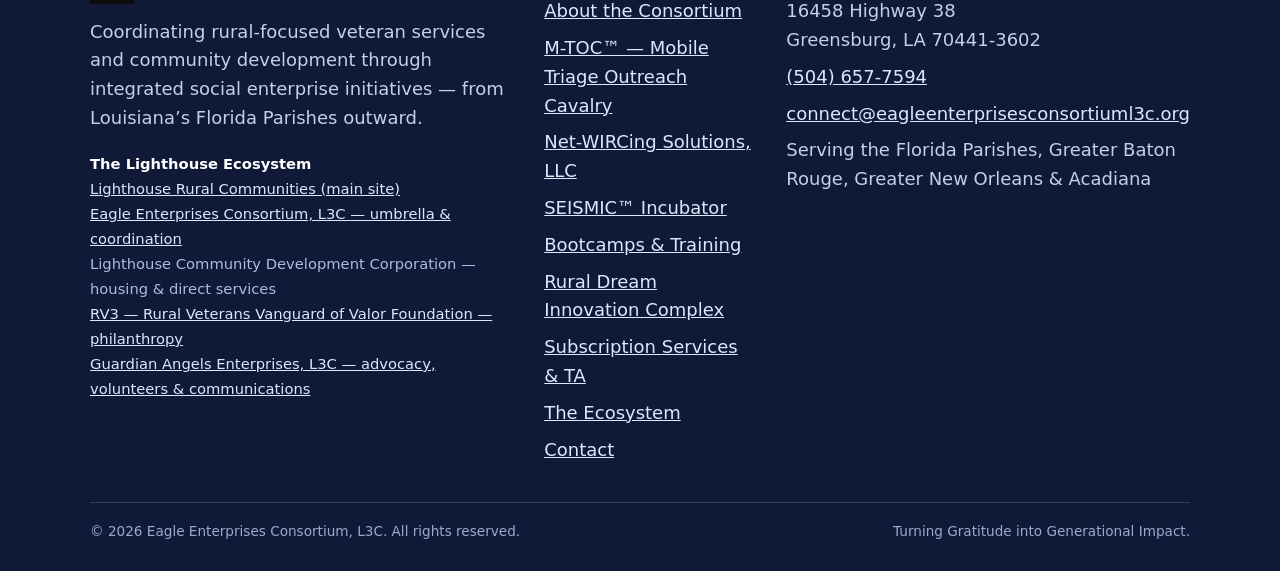
<file: m-toc.html>
<!DOCTYPE html>
<html lang="en">
<head>
  <meta charset="UTF-8">
  <meta name="viewport" content="width=device-width, initial-scale=1.0">
  <title>M-TOC — Mobile Triage Outreach Cavalry | Eagle Enterprises Consortium, L3C</title>
  <meta name="description" content="M-TOC, the Mobile Triage Outreach Cavalry, is the consortium's mobile front door: triage and stabilization — financial literacy, credit recovery, legal aid referral, health navigation, and counseling — brought to rural Louisiana communities.">
  <link rel="canonical" href="https://www.eagleenterprisesconsortiuml3c.org/m-toc">
  <meta property="og:type" content="website">
  <meta property="og:site_name" content="Eagle Enterprises Consortium, L3C">
  <meta property="og:title" content="M-TOC — Mobile Triage Outreach Cavalry | Eagle Enterprises Consortium, L3C">
  <meta property="og:description" content="M-TOC, the Mobile Triage Outreach Cavalry, is the consortium's mobile front door: triage and stabilization — financial literacy, credit recovery, legal aid referral, health navigation, and counseling — brought to rural Louisiana communities.">
  <meta property="og:url" content="https://www.eagleenterprisesconsortiuml3c.org/m-toc">
  <meta name="theme-color" content="#101A38">
  <link rel="icon" type="image/png" href="assets/logo.png">
  <link rel="stylesheet" href="css/styles.css">
</head>
<body>
<a class="skip-link" href="#main">Skip to main content</a>

<header class="site-header">
  <div class="container">
    <nav class="nav" aria-label="Primary">
      <a class="brand" href="index.html">
        <img class="mark" src="assets/logo.png" alt="" width="44" height="44">
        <span class="brand-name">Eagle Enterprises Consortium
          <span class="brand-sub">Umbrella of the Lighthouse Ecosystem</span>
        </span>
      </a>
      <button class="nav-toggle" aria-expanded="false" aria-controls="primary-nav">Menu</button>
      <ul class="nav-links" id="primary-nav">
        <li><a href="index.html">Home</a></li>
        <li><a href="about.html">About</a></li>
        <li><a href="m-toc.html" aria-current="page">M-TOC™</a></li>
        <li><a href="net-wircing.html">Net-WIRCing</a></li>
        <li><a href="seismic.html">SEISMIC™</a></li>
        <li><a href="bootcamps.html">Bootcamps</a></li>
        <li><a href="rdic.html">RDIC</a></li>
        <li><a href="services.html">Services</a></li>
        <li><a href="ecosystem.html">Ecosystem</a></li>
        <li class="nav-cta"><a class="btn btn-gold" href="contact.html">Partner</a></li>
      </ul>
    </nav>
  </div>
</header>

<main id="main">

  <section class="hero">
    <div class="container">
      <p class="eyebrow" style="color:#F4B41A">EEC Division · Personal Development</p>
      <h1>M-TOC™: the cavalry that comes to you.</h1>
      <p class="lead">The Mobile Triage Outreach Cavalry is the consortium&rsquo;s &ldquo;front
      door&rdquo; for rural communities — comprehensive triage and stabilization delivered where
      veterans already gather, so no one has to drive two parishes to ask for help.</p>
      <div class="hero-ctas">
        <a class="btn btn-gold" href="contact.html">Sponsor a Deployment</a>
        <a class="btn btn-ghost" style="color:#fff;border-color:#fff" href="#services">What M-TOC™ Delivers</a>
      </div>
      <p class="trust-row">
        <span><b>Front door</b> of the whole ecosystem</span>
        <span><b>Mobile-first</b> — built for rural access barriers</span>
        <span><b>Warm hand-offs</b> into the full referral network</span>
      </p>
    </div>
  </section>

  <section class="section">
    <div class="container">
      <div class="section-head">
        <p class="eyebrow">The Concept</p>
        <h2>Why a front door on wheels</h2>
      </div>
      <div class="grid grid-2">
        <div class="prose">
          <p>The consortium&rsquo;s first strategic goal domain is <strong>Personal Development
          &amp; Triage Support</strong>: comprehensive triage and stabilization for the crises that
          keep rural veterans from moving forward. The plan is explicit — within six months,
          establish a Mobile Triage Unit as a &ldquo;front door&rdquo; for rural communities, and
          over one to three years, build full case management behind it.</p>

          <p>Mobile outreach is a proven strategy for reaching veterans in underserved areas. The
          concept traces to MOVE — Mobile Outreach for Veterans Empowerment — a mobile unit
          delivering counseling, health screenings, and benefit navigation directly to remote
          locations. M-TOC™ is that idea grown into a cavalry: staffed deployments, a defined
          service menu, and a referral system that connects every encounter to the rest of the
          network.</p>
        </div>
        <div class="prose">
          <p>Rural readiness is designed in, not bolted on: mobile outreach, partner hubs, and
          low-bandwidth processes — paper and SMS workflows where broadband fails, trauma-informed
          and culturally competent service design everywhere. When a veteran meets M-TOC™ at a
          festival, the goal is not a brochure; it is an open case, a stabilization plan, and a
          confirmed hand-off.</p>
          <p>The 2026 work plan gives this teeth: closed-loop referrals confirmed within 14 days,
          intake-to-first-action time tracked, and mobile outreach clinics plus partner office
          hours scheduled by parish hub.</p>
        </div>
      </div>
      
      <figure class="media video-figure video-centered">
        <video class="brandshot" controls preload="none" playsinline poster="assets/img/mtoc-outreach-poster.jpg" aria-label="The M-TOC mobile outreach unit"><source src="assets/img/mtoc-outreach.mp4" type="video/mp4"></video>
        <figcaption>On deployment &mdash; the M-TOC™ set up where the community already gathers.</figcaption>
      </figure>
<h2 style="margin-top:34px">Watch: The Pathway to Empowerment</h2>
      <div class="embed-16x9">
        <iframe src="https://www.youtube-nocookie.com/embed/zVDNdIR0ZPQ" title="The Pathway to Empowerment" loading="lazy" allow="accelerometer; encrypted-media; gyroscope; picture-in-picture" allowfullscreen></iframe>
      </div>
    </div>
  </section>

  <section class="section section--alt" id="services">
    <div class="container">
      <div class="section-head">
        <p class="eyebrow">Triage &amp; Stabilization</p>
        <h2>Five services on every deployment</h2>
      </div>
      <div class="grid grid-3">
        <div class="card"><div class="icon-badge" aria-hidden="true">&#128181;</div>
          <h3>Financial Literacy</h3>
          <p>Budgeting, debt triage, and money-management coaching — the stabilizing first
          conversation that makes every later step possible.</p></div>
        <div class="card"><div class="icon-badge" aria-hidden="true">&#128200;</div>
          <h3>Credit Recovery</h3>
          <p>Credit report review, dispute guidance, and a recovery plan — because credit is the
          gate to housing, vehicles, and venture capital.</p></div>
        <div class="card"><div class="icon-badge" aria-hidden="true">&#9878;</div>
          <h3>Legal Aid &amp; Expungement Referral</h3>
          <p>Structured referral into vetted legal clinics and partner attorneys, with accredited
          representation kept where it belongs — with accredited partners. Includes expungement
          navigation and referral: helping a veteran understand whether their record can be
          cleared and routing them to the right clinic or attorney to do it.</p></div>
        <div class="card"><div class="icon-badge" aria-hidden="true">&#10084;</div>
          <h3>Health Navigation</h3>
          <p>Screenings, VA health-system navigation, and connection to rural medical and mental
          health providers — including tele-service access.</p></div>
        <div class="card"><div class="icon-badge" aria-hidden="true">&#128172;</div>
          <h3>Counseling</h3>
          <p>Immediate personal crisis support and warm connection to ongoing counseling — peer to
          peer wherever possible, because bringing veterans to veterans is the best rehabilitation.</p></div>
        <div class="card card--accent"><div class="icon-badge" aria-hidden="true">&#129517;</div>
          <h3>Then: the network</h3>
          <p>Every triage encounter can route onward — TOWED job training, incubator workshops,
          LCDC housing navigation, benefits and claims support — one system, no dead ends.</p></div>
      </div>
    </div>
  </section>

  <section class="section">
    <div class="container">
      <div class="section-head">
        <p class="eyebrow">Deployment Model</p>
        <h2>We go where the community already is</h2>
      </div>
      <div class="grid grid-2">
        <div class="prose">
          <p>M-TOC™ deploys to <strong>resource fairs, parades, festivals, and municipal outreach
          events</strong> across the Florida Parishes, Greater Baton Rouge, Greater New Orleans,
          and Acadiana. Rural veterans should not have to find us; the cavalry shows up where the
          community gathers — church grounds, civic hubs, farmers markets, veteran-focused business
          resource fairs co-hosted with partners like the LSBDC at Southern University.</p>
          <p>Between events, the unit runs scheduled outreach clinics and partner office hours by
          parish hub, so triage is a rhythm, not a raffle.</p>
        </div>
        <div class="prose">
          <h3>A typical deployment day</h3>
          <ul>
            <li><strong>Set up</strong> alongside partner organizations at a community event.</li>
            <li><strong>Triage intake</strong> — a short, dignified conversation with risk screening.</li>
            <li><strong>On-the-spot stabilization</strong> — financial and credit coaching, health
            navigation, counseling connection.</li>
            <li><strong>Referral routing</strong> — legal aid, housing, benefits, and training
            referrals logged with consent-to-share workflows.</li>
            <li><strong>Follow-up</strong> — closed-loop confirmation within 14 days, tracked in the
            consortium dashboard.</li>
          </ul>
        </div>
      </div>
      <figure class="media video-figure" style="margin-top:34px">
        <video class="brandshot" controls preload="none" playsinline poster="assets/img/mtoc-unit-poster.jpg" aria-label="The M-TOC mobile unit in the field">
          <source src="assets/img/mtoc-unit.mp4" type="video/mp4">
        </video>
        <figcaption>The M-TOC™ unit — services brought directly to rural communities.</figcaption>
      </figure>
      <div class="grid grid-2" style="margin-top:22px">
        <figure class="media video-figure"><video class="brandshot" controls preload="none" playsinline poster="assets/img/mtoc-arriving-poster.jpg" aria-label="The M-TOC unit arriving in a rural town"><source src="assets/img/mtoc-arriving.mp4" type="video/mp4"></video><figcaption>Arriving in town</figcaption></figure>
        <figure class="media video-figure"><video class="brandshot" controls preload="none" playsinline poster="assets/img/mtoc-multistop-poster.jpg" aria-label="A multi-stop M-TOC deployment day"><source src="assets/img/mtoc-multistop.mp4" type="video/mp4"></video><figcaption>A multi-stop deployment day</figcaption></figure>
      </div>
    </div>
  </section>

  <section class="section section--dark">
    <div class="container">
      <div class="section-head">
        <p class="eyebrow" style="color:#F4B41A">Objectives</p>
        <h2>Near-term and long-range targets</h2>
      </div>
      <div class="grid grid-2">
        <div class="card" style="background:rgba(255,255,255,.06);border-color:rgba(255,255,255,.18)">
          <span class="tag">First 6 months</span>
          <h3 style="color:#fff">Open the front door</h3>
          <p style="color:#E7ECF6">Establish the Mobile Triage Unit as the front door for rural
          communities: deployment calendar live, five-service menu staffed, intake and consent
          workflows operating, first parish hubs scheduled.</p>
        </div>
        <div class="card" style="background:rgba(255,255,255,.06);border-color:rgba(255,255,255,.18)">
          <span class="tag">Years 1&ndash;3</span>
          <h3 style="color:#fff">Build case management</h3>
          <p style="color:#E7ECF6">Grow from triage encounters to full case management: risk-scored
          intakes, stabilization plans, closed-loop referrals across housing, legal, utilities,
          healthcare, mental health, and employment — with quarterly intake targets scaling from
          120 to 240 across 2026.</p>
        </div>
      </div>
    </div>
  </section>

  <section class="section section--alt">
    <div class="container">
      <div class="section-head">
        <p class="eyebrow">Accountability</p>
        <h2>Every encounter counted, every referral closed</h2>
      </div>
      <div class="grid grid-3">
        <div class="card"><h3>Measured intake</h3>
          <p>Veteran and family intakes tracked quarterly in the consortium CRM — 2026 targets step
          from 120 (Q1) to 240 (Q4).</p></div>
        <div class="card"><h3>Closed-loop referrals</h3>
          <p>Completed referrals confirmed within 14 days, targeted at 60 &rarr; 150 across the
          year, logged in the shared referral tracker.</p></div>
        <div class="card"><h3>VI-PAR™ aligned</h3>
          <p>Outcomes roll up to the ecosystem&rsquo;s VI-PAR™ framework — Veteran Impact, Performance, Accountability &amp;
          Reporting — on the live impact dashboard.</p></div>
      </div>
    </div>
  </section>

  <section class="section">
    <div class="container">
      <div class="section-head">
        <h2>The strategy, in a flipbook</h2>
      </div>
      <div class="embed-16x9 flipbook-embed">
        <iframe src="https://heyzine.com/flip-book/046be9d471.html" title="M-TOC and overall strategy flipbook" loading="lazy" allowfullscreen></iframe>
      </div>
      <p style="text-align:center;margin-top:18px"><a class="btn btn-ghost" href="https://heyzine.com/flip-book/046be9d471.html" target="_blank" rel="noopener">Open full screen</a></p>
    </div>
  </section>

  <section class="section cta-band">
    <div class="container" style="text-align:center">
      <h2>Put the cavalry on the road.</h2>
      <p class="lead">Sponsors underwrite visible, high-impact deployments — a branded M-TOC™ event
      is community goodwill you can measure. Municipalities and event organizers can request a
      deployment for their next fair, parade, or festival.</p>
      <div class="hero-ctas" style="justify-content:center">
        <a class="btn btn-gold" href="contact.html">Sponsor M-TOC™</a>
        <a class="btn btn-ghost" href="contact.html">Request a Deployment</a>
      </div>
    </div>
  </section>

</main>

<footer class="site-footer">
  <div class="container">
    <div class="footer-grid">
      <div>
        <a class="brand" href="index.html" style="color:#fff">
          <img class="mark" src="assets/logo.png" alt="" width="44" height="44">
          <span class="brand-name" style="color:#fff">Eagle Enterprises Consortium, L3C
            <span class="brand-sub" style="color:#AEBBDD">The umbrella that coordinates the network</span>
          </span>
        </a>
        <p style="margin-top:14px">Coordinating rural-focused veteran services and community development
        through integrated social enterprise initiatives — from Louisiana&rsquo;s Florida Parishes outward.</p>
        <p class="footer-entities"><strong style="color:#fff">The Lighthouse Ecosystem</strong><br>
          <a href="https://lighthouse-rural-communities.vercel.app">Lighthouse Rural Communities (main site)</a><br>
          <a href="https://www.eagleenterprisesconsortiuml3c.org">Eagle Enterprises Consortium, L3C — umbrella &amp; coordination</a><br>
          Lighthouse Community Development Corporation — housing &amp; direct services<br>
          <a href="https://www.rv3vanguardofvalor.org">RV3 — Rural Veterans Vanguard of Valor Foundation — philanthropy</a><br>
          <a href="https://www.guardianangelsenterprises.org">Guardian Angels Enterprises, L3C — advocacy, volunteers &amp; communications</a>
        </p>
      </div>
      <div>
        <h4>Explore</h4>
        <ul>
          <li><a href="about.html">About the Consortium</a></li>
          <li><a href="m-toc.html">M-TOC™ — Mobile Triage Outreach Cavalry</a></li>
          <li><a href="net-wircing.html">Net-WIRCing Solutions, LLC</a></li>
          <li><a href="seismic.html">SEISMIC™ Incubator</a></li>
          <li><a href="bootcamps.html">Bootcamps &amp; Training</a></li>
          <li><a href="rdic.html">Rural Dream Innovation Complex</a></li>
          <li><a href="services.html">Subscription Services &amp; TA</a></li>
          <li><a href="ecosystem.html">The Ecosystem</a></li>
          <li><a href="contact.html">Contact</a></li>
        </ul>
      </div>
      <div>
        <h4>Contact</h4>
        <ul>
          <li>16458 Highway 38<br>Greensburg, LA 70441-3602</li>
          <li><a href="tel:+15046577594">(504) 657-7594</a></li>
          <li><a href="mailto:connect@eagleenterprisesconsortiuml3c.org">connect@eagleenterprisesconsortiuml3c.org</a></li>
          <li>Serving the Florida Parishes, Greater Baton Rouge, Greater New Orleans &amp; Acadiana</li>
        </ul>
      </div>
    </div>
    <div class="footer-bottom">
      <span>&copy; <span id="year">2026</span> Eagle Enterprises Consortium, L3C. All rights reserved.</span>
      <span>Turning Gratitude into Generational Impact.</span>
    </div>
  </div>
</footer>

<script src="js/main.js"></script>
</body>
</html>
</file>
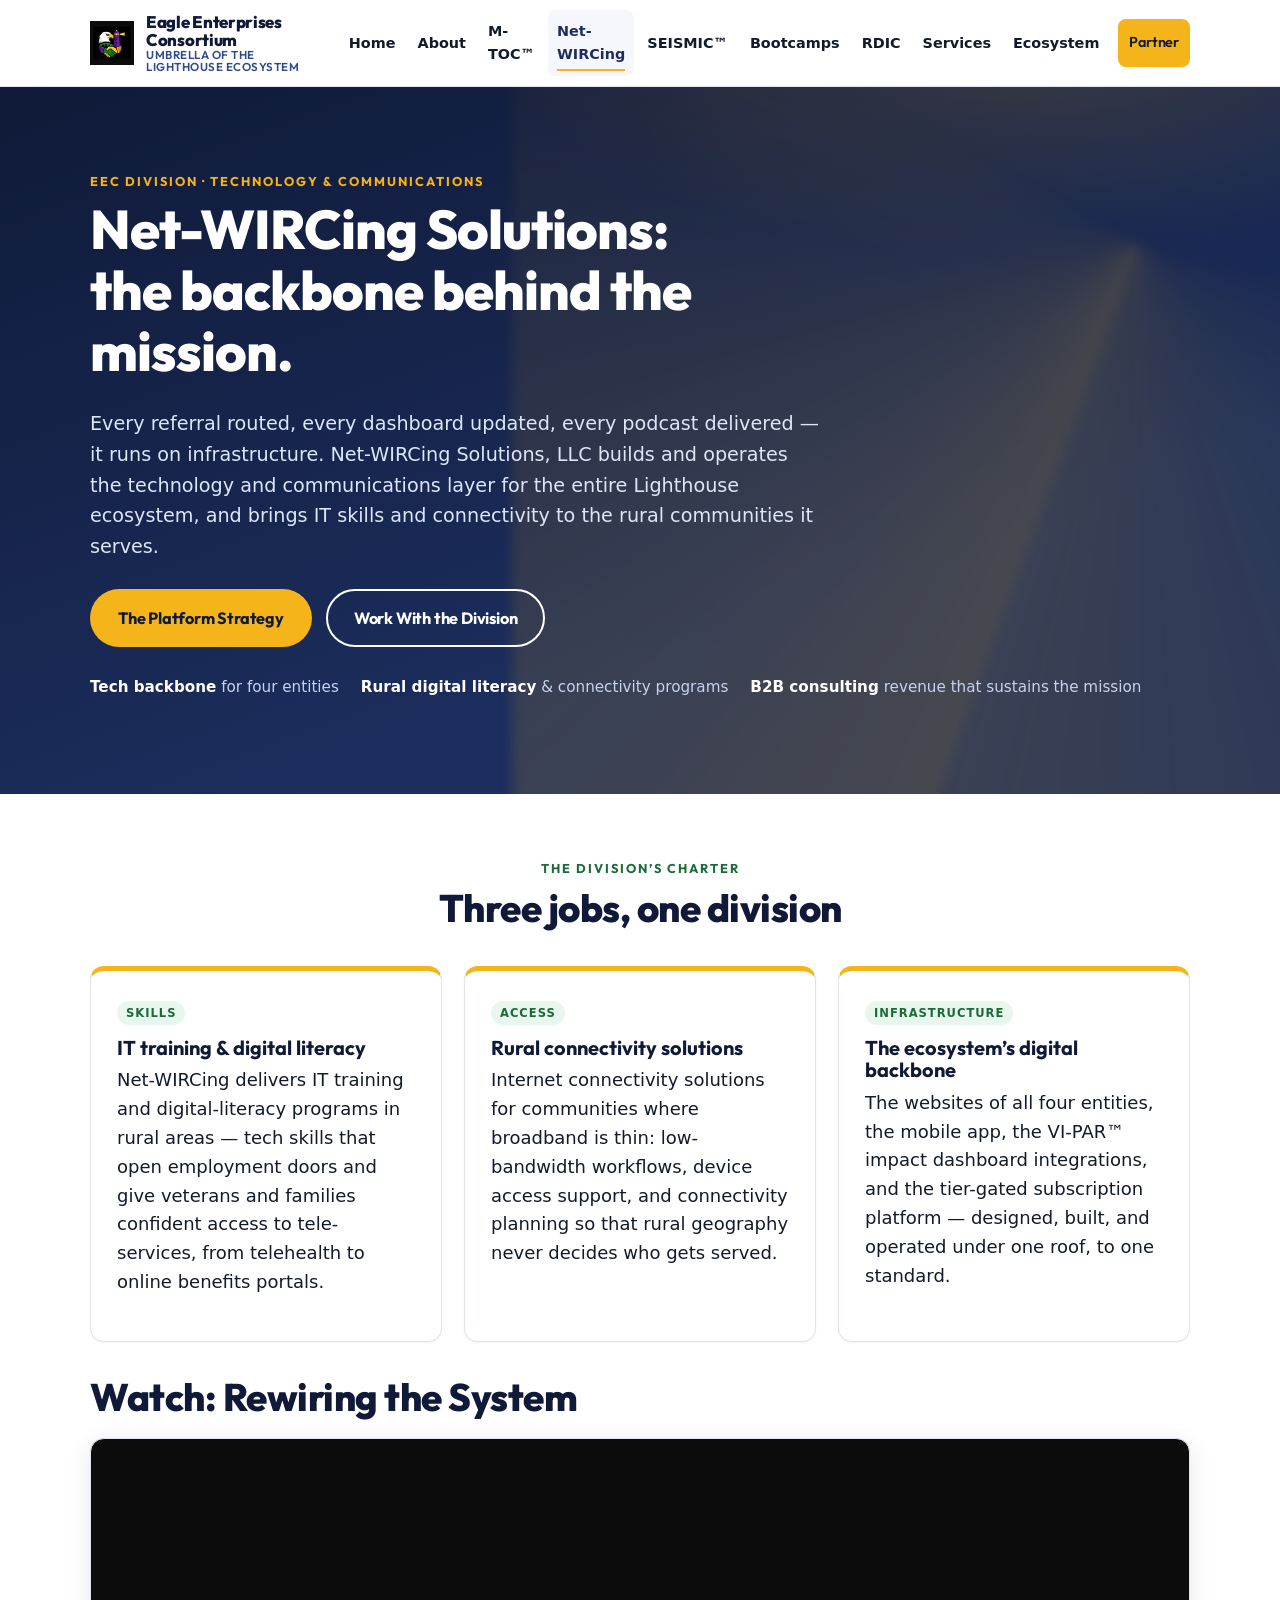
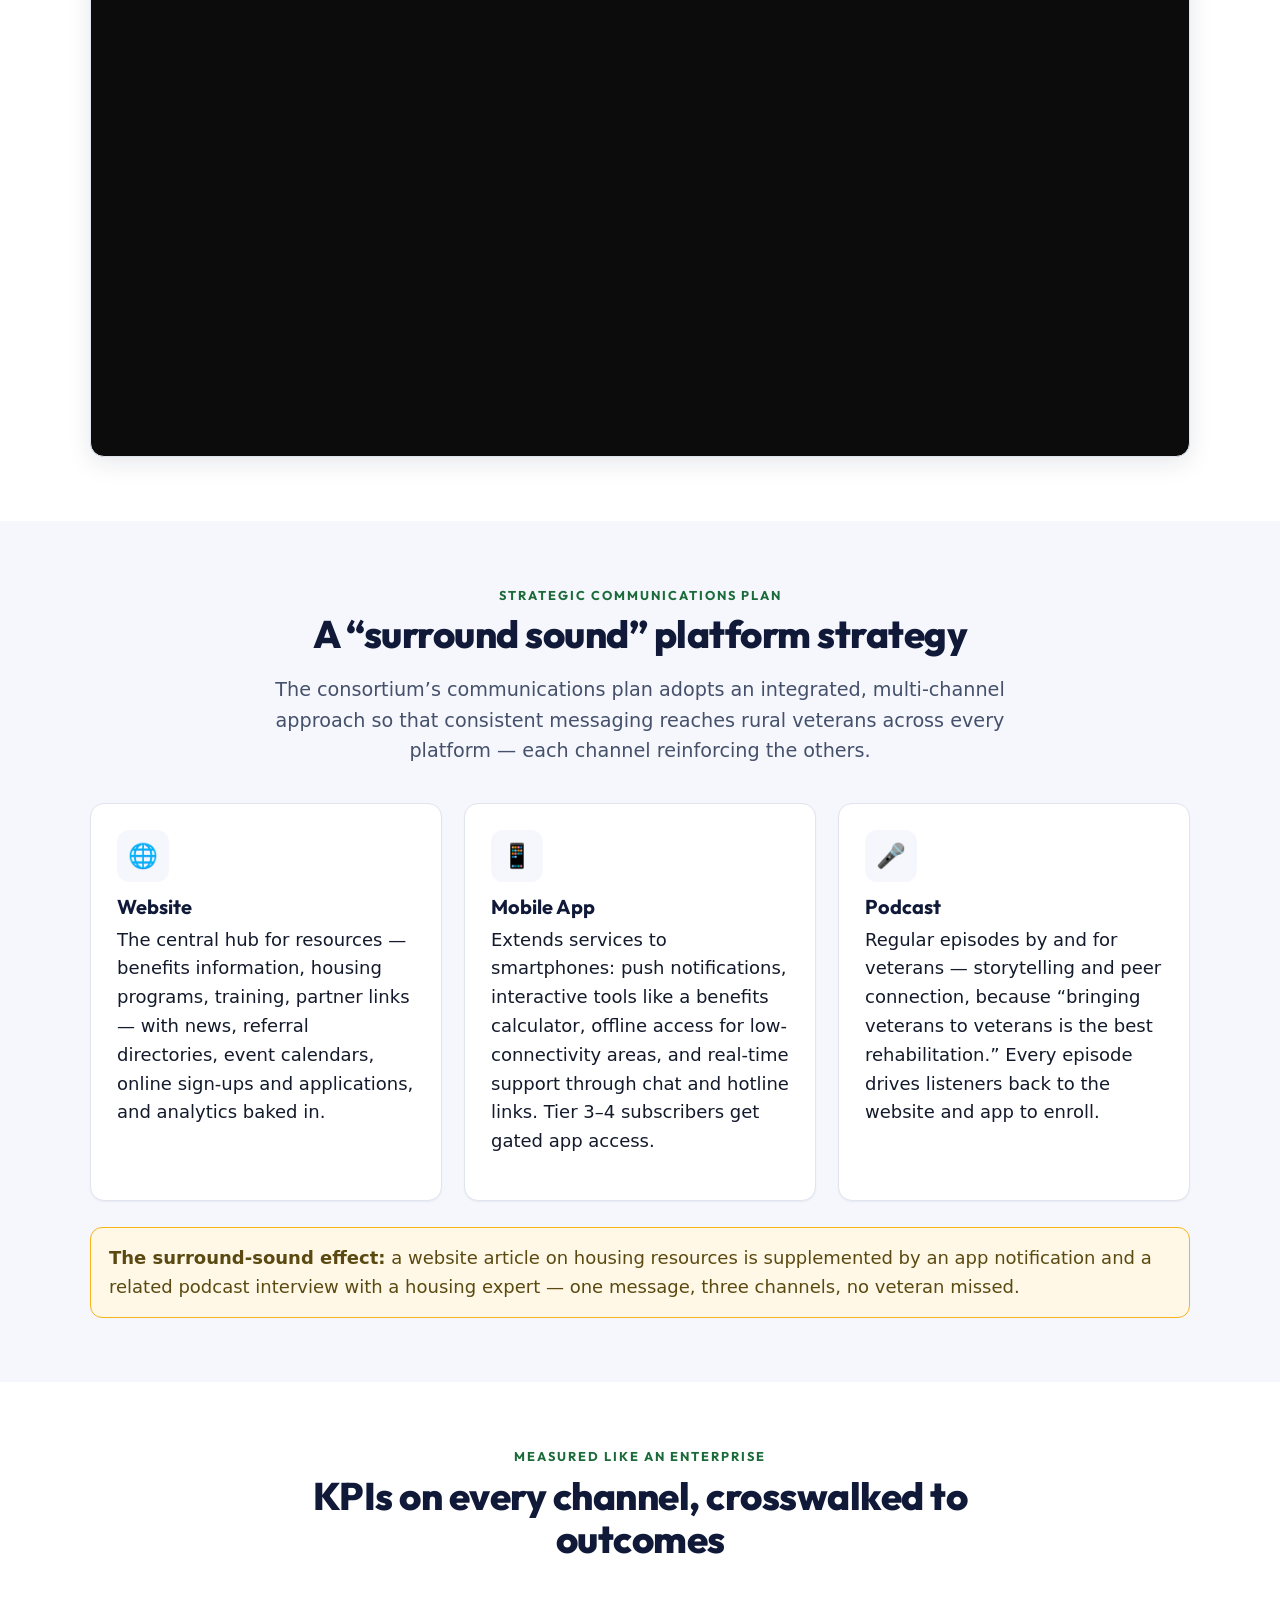
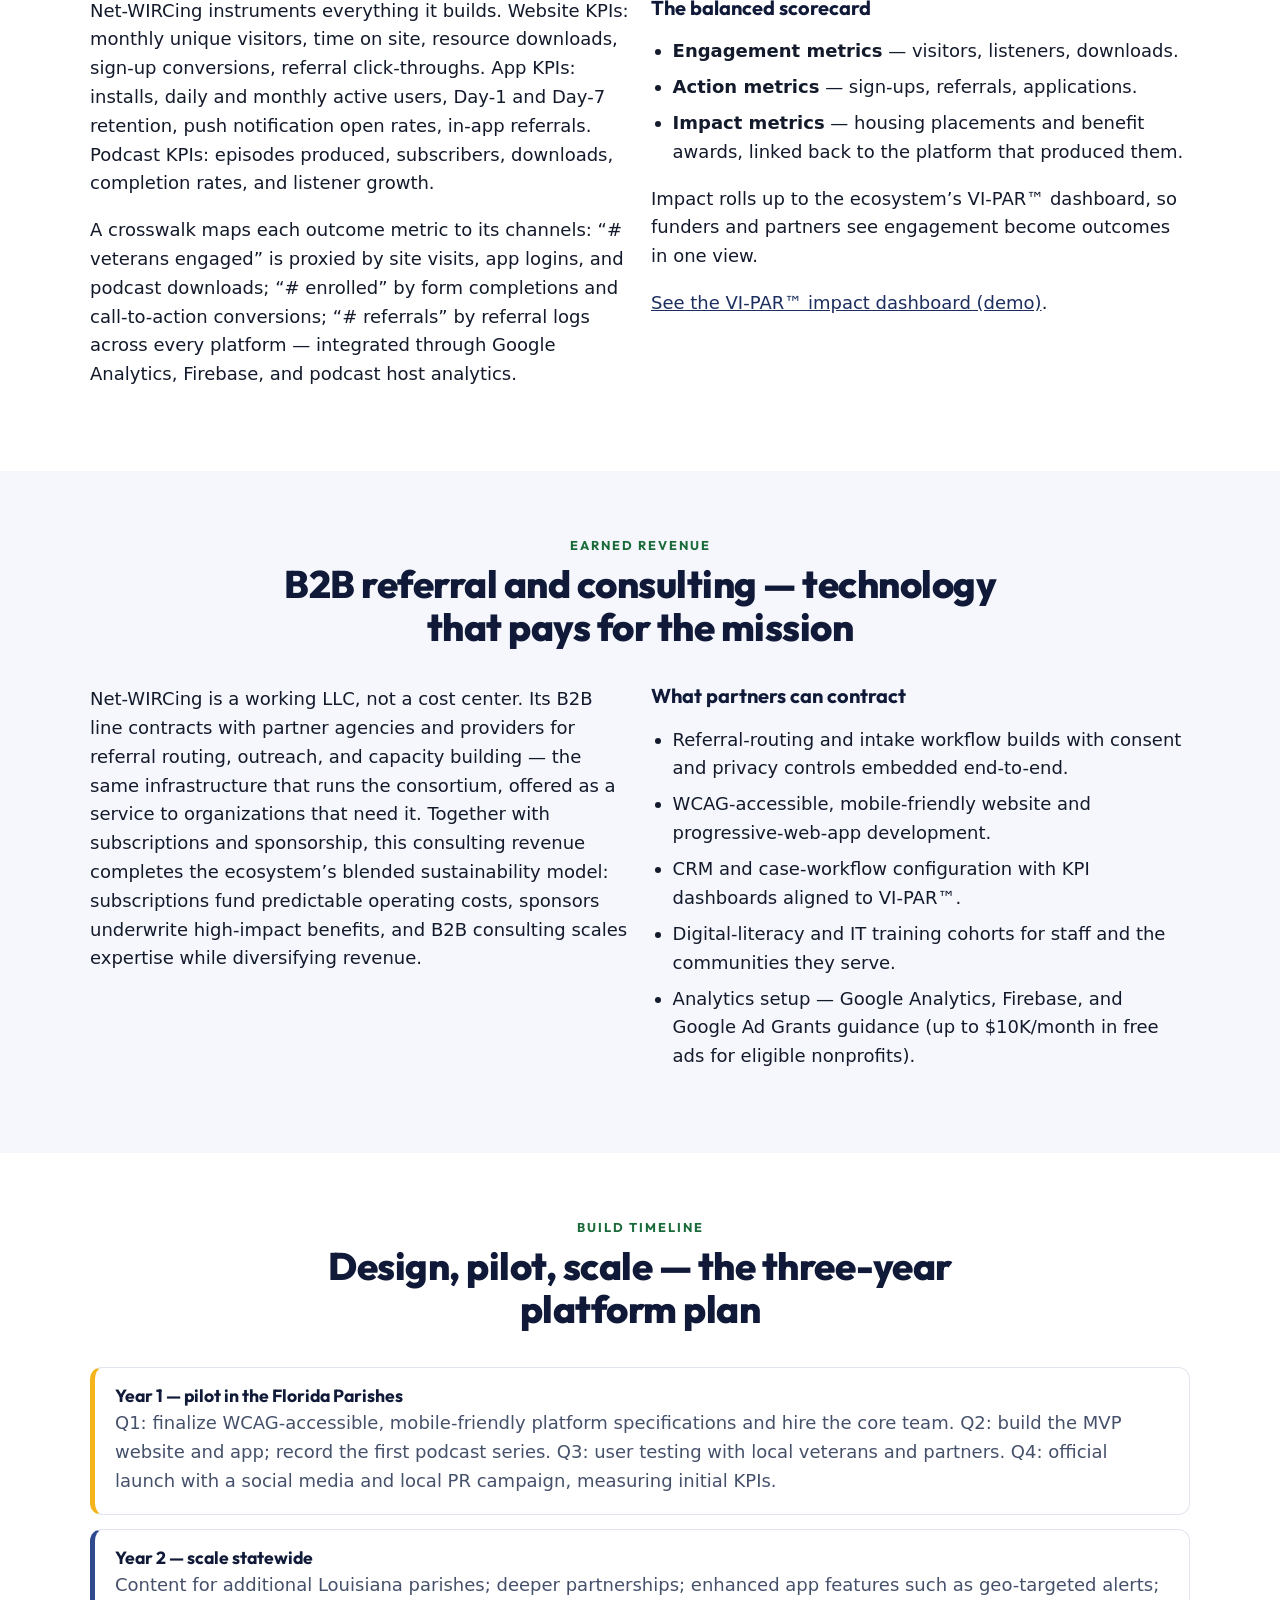
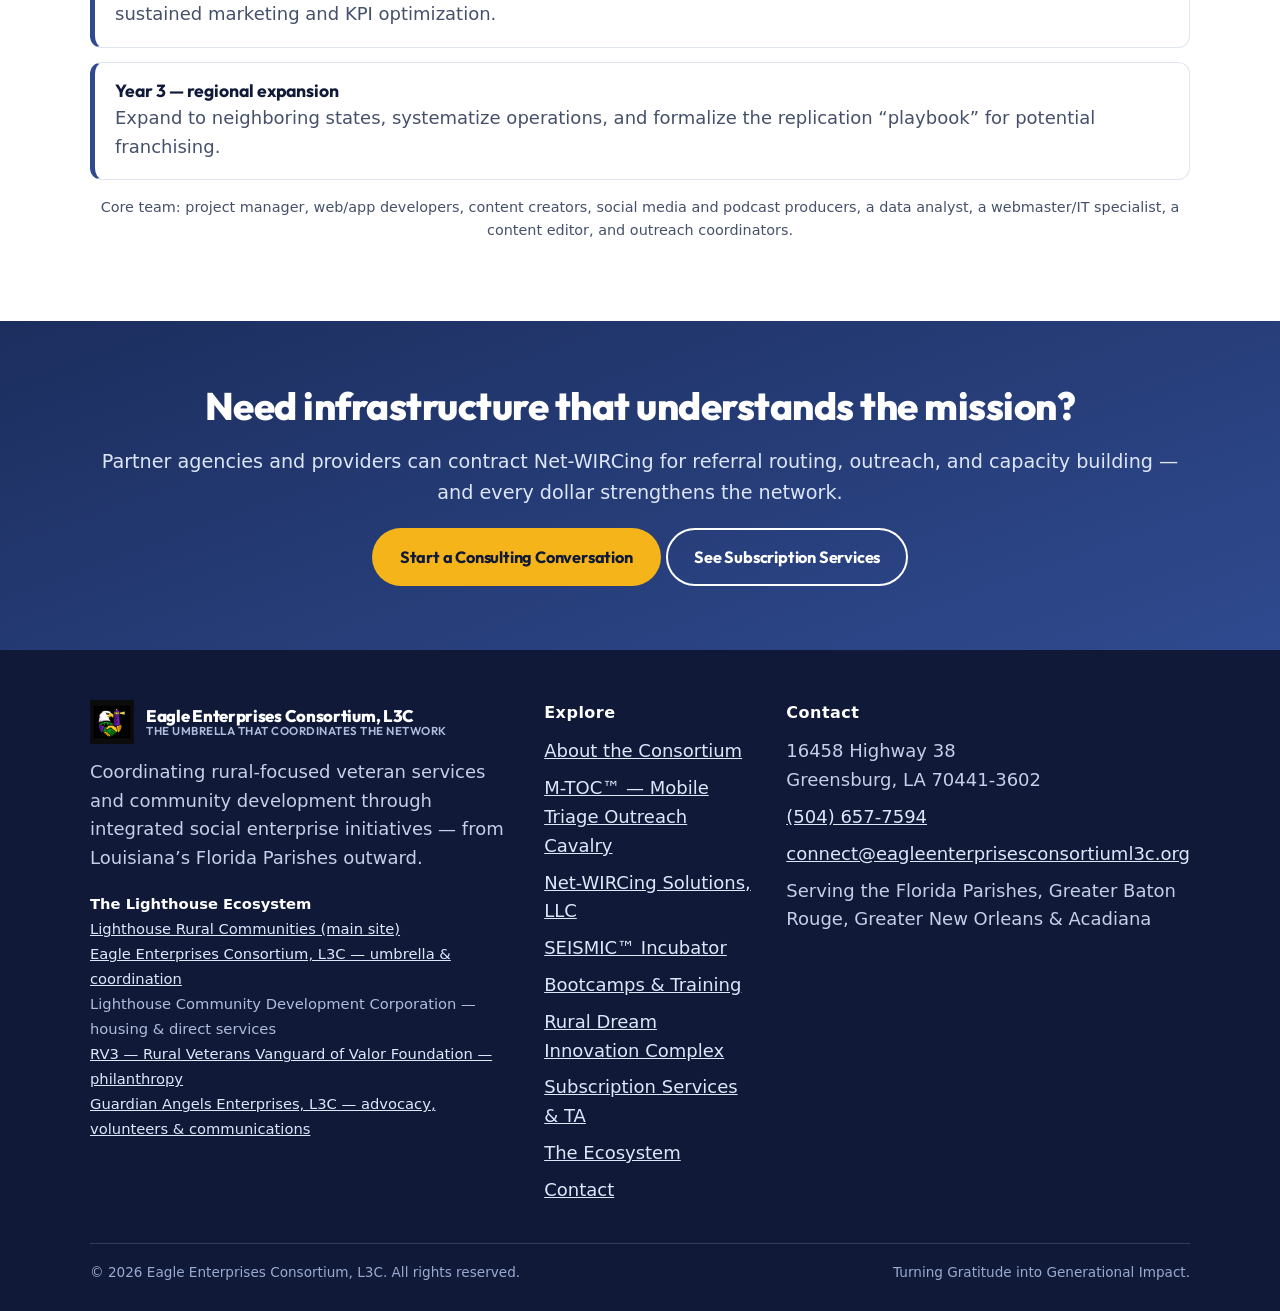
<file: net-wircing.html>
<!DOCTYPE html>
<html lang="en">
<head>
  <meta charset="UTF-8">
  <meta name="viewport" content="width=device-width, initial-scale=1.0">
  <title>Net-WIRCing Solutions, LLC — Technology & Communications Division | Eagle Enterprises Consortium</title>
  <meta name="description" content="Net-WIRCing Solutions, LLC is EEC's technology and communications division: IT training, rural connectivity, digital literacy, and the digital backbone powering the ecosystem's websites, app, VI-PAR dashboard, and subscription platform.">
  <link rel="canonical" href="https://www.eagleenterprisesconsortiuml3c.org/net-wircing">
  <meta property="og:type" content="website">
  <meta property="og:site_name" content="Eagle Enterprises Consortium, L3C">
  <meta property="og:title" content="Net-WIRCing Solutions, LLC — Technology & Communications Division | Eagle Enterprises Consortium">
  <meta property="og:description" content="Net-WIRCing Solutions, LLC is EEC's technology and communications division: IT training, rural connectivity, digital literacy, and the digital backbone powering the ecosystem's websites, app, VI-PAR dashboard, and subscription platform.">
  <meta property="og:url" content="https://www.eagleenterprisesconsortiuml3c.org/net-wircing">
  <meta name="theme-color" content="#101A38">
  <link rel="icon" type="image/png" href="assets/logo.png">
  <link rel="stylesheet" href="css/styles.css">
</head>
<body>
<a class="skip-link" href="#main">Skip to main content</a>

<header class="site-header">
  <div class="container">
    <nav class="nav" aria-label="Primary">
      <a class="brand" href="index.html">
        <img class="mark" src="assets/logo.png" alt="" width="44" height="44">
        <span class="brand-name">Eagle Enterprises Consortium
          <span class="brand-sub">Umbrella of the Lighthouse Ecosystem</span>
        </span>
      </a>
      <button class="nav-toggle" aria-expanded="false" aria-controls="primary-nav">Menu</button>
      <ul class="nav-links" id="primary-nav">
        <li><a href="index.html">Home</a></li>
        <li><a href="about.html">About</a></li>
        <li><a href="m-toc.html">M-TOC™</a></li>
        <li><a href="net-wircing.html" aria-current="page">Net-WIRCing</a></li>
        <li><a href="seismic.html">SEISMIC™</a></li>
        <li><a href="bootcamps.html">Bootcamps</a></li>
        <li><a href="rdic.html">RDIC</a></li>
        <li><a href="services.html">Services</a></li>
        <li><a href="ecosystem.html">Ecosystem</a></li>
        <li class="nav-cta"><a class="btn btn-gold" href="contact.html">Partner</a></li>
      </ul>
    </nav>
  </div>
</header>

<main id="main">

  <section class="hero">
    <div class="container">
      <p class="eyebrow" style="color:#F4B41A">EEC Division · Technology &amp; Communications</p>
      <h1>Net-WIRCing Solutions: the backbone behind the mission.</h1>
      <p class="lead">Every referral routed, every dashboard updated, every podcast delivered —
      it runs on infrastructure. Net-WIRCing Solutions, LLC builds and operates the technology and
      communications layer for the entire Lighthouse ecosystem, and brings IT skills and
      connectivity to the rural communities it serves.</p>
      <div class="hero-ctas">
        <a class="btn btn-gold" href="#platforms">The Platform Strategy</a>
        <a class="btn btn-ghost" style="color:#fff;border-color:#fff" href="contact.html">Work With the Division</a>
      </div>
      <p class="trust-row">
        <span><b>Tech backbone</b> for four entities</span>
        <span><b>Rural digital literacy</b> &amp; connectivity programs</span>
        <span><b>B2B consulting</b> revenue that sustains the mission</span>
      </p>
    </div>
  </section>

  <section class="section">
    <div class="container">
      <div class="section-head">
        <p class="eyebrow">The Division&rsquo;s Charter</p>
        <h2>Three jobs, one division</h2>
      </div>
      <div class="grid grid-3">
        <div class="card card--accent">
          <span class="tag">Skills</span>
          <h3>IT training &amp; digital literacy</h3>
          <p>Net-WIRCing delivers IT training and digital-literacy programs in rural areas — tech
          skills that open employment doors and give veterans and families confident access to
          tele-services, from telehealth to online benefits portals.</p>
        </div>
        <div class="card card--accent">
          <span class="tag">Access</span>
          <h3>Rural connectivity solutions</h3>
          <p>Internet connectivity solutions for communities where broadband is thin: low-bandwidth
          workflows, device access support, and connectivity planning so that rural geography never
          decides who gets served.</p>
        </div>
        <div class="card card--accent">
          <span class="tag">Infrastructure</span>
          <h3>The ecosystem&rsquo;s digital backbone</h3>
          <p>The websites of all four entities, the mobile app, the VI-PAR™ impact dashboard
          integrations, and the tier-gated subscription platform — designed, built, and operated
          under one roof, to one standard.</p>
        </div>
      </div>
      <h2 style="margin-top:34px">Watch: Rewiring the System</h2>
      <div class="embed-16x9">
        <iframe src="https://www.youtube-nocookie.com/embed/d6hFrFmW3Yg" title="Rewiring the System — A Veteran's Journey to Impact" loading="lazy" allow="accelerometer; encrypted-media; gyroscope; picture-in-picture" allowfullscreen></iframe>
      </div>
    </div>
  </section>

  <section class="section section--alt" id="platforms">
    <div class="container">
      <div class="section-head">
        <p class="eyebrow">Strategic Communications Plan</p>
        <h2>A &ldquo;surround sound&rdquo; platform strategy</h2>
        <p class="lead">The consortium&rsquo;s communications plan adopts an integrated,
        multi-channel approach so that consistent messaging reaches rural veterans across every
        platform — each channel reinforcing the others.</p>
      </div>
      <div class="grid grid-3">
        <div class="card">
          <div class="icon-badge" aria-hidden="true">&#127760;</div>
          <h3>Website</h3>
          <p>The central hub for resources — benefits information, housing programs, training,
          partner links — with news, referral directories, event calendars, online sign-ups and
          applications, and analytics baked in.</p>
        </div>
        <div class="card">
          <div class="icon-badge" aria-hidden="true">&#128241;</div>
          <h3>Mobile App</h3>
          <p>Extends services to smartphones: push notifications, interactive tools like a benefits
          calculator, offline access for low-connectivity areas, and real-time support through chat
          and hotline links. Tier 3&ndash;4 subscribers get gated app access.</p>
        </div>
        <div class="card">
          <div class="icon-badge" aria-hidden="true">&#127908;</div>
          <h3>Podcast</h3>
          <p>Regular episodes by and for veterans — storytelling and peer connection, because
          &ldquo;bringing veterans to veterans is the best rehabilitation.&rdquo; Every episode
          drives listeners back to the website and app to enroll.</p>
        </div>
      </div>
      <div class="notice" style="margin-top:26px">
        <strong>The surround-sound effect:</strong> a website article on housing resources is
        supplemented by an app notification and a related podcast interview with a housing expert —
        one message, three channels, no veteran missed.
      </div>
    </div>
  </section>

  <section class="section">
    <div class="container">
      <div class="section-head">
        <p class="eyebrow">Measured Like an Enterprise</p>
        <h2>KPIs on every channel, crosswalked to outcomes</h2>
      </div>
      <div class="grid grid-2">
        <div class="prose">
          <p>Net-WIRCing instruments everything it builds. Website KPIs: monthly unique visitors,
          time on site, resource downloads, sign-up conversions, referral click-throughs. App KPIs:
          installs, daily and monthly active users, Day-1 and Day-7 retention, push notification
          open rates, in-app referrals. Podcast KPIs: episodes produced, subscribers, downloads,
          completion rates, and listener growth.</p>
          <p>A crosswalk maps each outcome metric to its channels: &ldquo;# veterans engaged&rdquo;
          is proxied by site visits, app logins, and podcast downloads; &ldquo;# enrolled&rdquo; by
          form completions and call-to-action conversions; &ldquo;# referrals&rdquo; by referral
          logs across every platform — integrated through Google Analytics, Firebase, and podcast
          host analytics.</p>
        </div>
        <div class="prose">
          <h3>The balanced scorecard</h3>
          <ul>
            <li><strong>Engagement metrics</strong> — visitors, listeners, downloads.</li>
            <li><strong>Action metrics</strong> — sign-ups, referrals, applications.</li>
            <li><strong>Impact metrics</strong> — housing placements and benefit awards, linked
            back to the platform that produced them.</li>
          </ul>
          <p>Impact rolls up to the ecosystem&rsquo;s VI-PAR™ dashboard, so funders and partners see
          engagement become outcomes in one view.</p>
          <p><a href="https://hub-vi-par-dashboard.vercel.app/?view=vipar&amp;demo=1">See the VI-PAR™
          impact dashboard (demo)</a>.</p>
        </div>
      </div>
    </div>
  </section>

  <section class="section section--alt">
    <div class="container">
      <div class="section-head">
        <p class="eyebrow">Earned Revenue</p>
        <h2>B2B referral and consulting — technology that pays for the mission</h2>
      </div>
      <div class="grid grid-2">
        <div class="prose">
          <p>Net-WIRCing is a working LLC, not a cost center. Its B2B line contracts with partner
          agencies and providers for referral routing, outreach, and capacity building — the same
          infrastructure that runs the consortium, offered as a service to organizations that need
          it. Together with subscriptions and sponsorship, this consulting revenue completes the
          ecosystem&rsquo;s blended sustainability model: subscriptions fund predictable operating
          costs, sponsors underwrite high-impact benefits, and B2B consulting scales expertise
          while diversifying revenue.</p>
        </div>
        <div class="prose">
          <h3>What partners can contract</h3>
          <ul>
            <li>Referral-routing and intake workflow builds with consent and privacy controls embedded end-to-end.</li>
            <li>WCAG-accessible, mobile-friendly website and progressive-web-app development.</li>
            <li>CRM and case-workflow configuration with KPI dashboards aligned to VI-PAR™.</li>
            <li>Digital-literacy and IT training cohorts for staff and the communities they serve.</li>
            <li>Analytics setup — Google Analytics, Firebase, and Google Ad Grants guidance (up to
            $10K/month in free ads for eligible nonprofits).</li>
          </ul>
        </div>
      </div>
    </div>
  </section>

  <section class="section">
    <div class="container">
      <div class="section-head">
        <p class="eyebrow">Build Timeline</p>
        <h2>Design, pilot, scale — the three-year platform plan</h2>
      </div>
      <div class="eco-list">
        <div class="eco-item" style="border-left-color:#F4B41A"><div>
          <h3>Year 1 — pilot in the Florida Parishes</h3>
          <p>Q1: finalize WCAG-accessible, mobile-friendly platform specifications and hire the core
          team. Q2: build the MVP website and app; record the first podcast series. Q3: user testing
          with local veterans and partners. Q4: official launch with a social media and local PR
          campaign, measuring initial KPIs.</p></div></div>
        <div class="eco-item"><div>
          <h3>Year 2 — scale statewide</h3>
          <p>Content for additional Louisiana parishes; deeper partnerships; enhanced app features
          such as geo-targeted alerts; sustained marketing and KPI optimization.</p></div></div>
        <div class="eco-item"><div>
          <h3>Year 3 — regional expansion</h3>
          <p>Expand to neighboring states, systematize operations, and formalize the replication
          &ldquo;playbook&rdquo; for potential franchising.</p></div></div>
      </div>
      <p class="form-hint" style="text-align:center;margin-top:16px">Core team: project manager,
      web/app developers, content creators, social media and podcast producers, a data analyst, a
      webmaster/IT specialist, a content editor, and outreach coordinators.</p>
    </div>
  </section>

  <section class="section cta-band">
    <div class="container" style="text-align:center">
      <h2>Need infrastructure that understands the mission?</h2>
      <p class="lead">Partner agencies and providers can contract Net-WIRCing for referral routing,
      outreach, and capacity building — and every dollar strengthens the network.</p>
      <div class="hero-ctas" style="justify-content:center">
        <a class="btn btn-gold" href="contact.html">Start a Consulting Conversation</a>
        <a class="btn btn-ghost" href="services.html">See Subscription Services</a>
      </div>
    </div>
  </section>

</main>

<footer class="site-footer">
  <div class="container">
    <div class="footer-grid">
      <div>
        <a class="brand" href="index.html" style="color:#fff">
          <img class="mark" src="assets/logo.png" alt="" width="44" height="44">
          <span class="brand-name" style="color:#fff">Eagle Enterprises Consortium, L3C
            <span class="brand-sub" style="color:#AEBBDD">The umbrella that coordinates the network</span>
          </span>
        </a>
        <p style="margin-top:14px">Coordinating rural-focused veteran services and community development
        through integrated social enterprise initiatives — from Louisiana&rsquo;s Florida Parishes outward.</p>
        <p class="footer-entities"><strong style="color:#fff">The Lighthouse Ecosystem</strong><br>
          <a href="https://lighthouse-rural-communities.vercel.app">Lighthouse Rural Communities (main site)</a><br>
          <a href="https://www.eagleenterprisesconsortiuml3c.org">Eagle Enterprises Consortium, L3C — umbrella &amp; coordination</a><br>
          Lighthouse Community Development Corporation — housing &amp; direct services<br>
          <a href="https://www.rv3vanguardofvalor.org">RV3 — Rural Veterans Vanguard of Valor Foundation — philanthropy</a><br>
          <a href="https://www.guardianangelsenterprises.org">Guardian Angels Enterprises, L3C — advocacy, volunteers &amp; communications</a>
        </p>
      </div>
      <div>
        <h4>Explore</h4>
        <ul>
          <li><a href="about.html">About the Consortium</a></li>
          <li><a href="m-toc.html">M-TOC™ — Mobile Triage Outreach Cavalry</a></li>
          <li><a href="net-wircing.html">Net-WIRCing Solutions, LLC</a></li>
          <li><a href="seismic.html">SEISMIC™ Incubator</a></li>
          <li><a href="bootcamps.html">Bootcamps &amp; Training</a></li>
          <li><a href="rdic.html">Rural Dream Innovation Complex</a></li>
          <li><a href="services.html">Subscription Services &amp; TA</a></li>
          <li><a href="ecosystem.html">The Ecosystem</a></li>
          <li><a href="contact.html">Contact</a></li>
        </ul>
      </div>
      <div>
        <h4>Contact</h4>
        <ul>
          <li>16458 Highway 38<br>Greensburg, LA 70441-3602</li>
          <li><a href="tel:+15046577594">(504) 657-7594</a></li>
          <li><a href="mailto:connect@eagleenterprisesconsortiuml3c.org">connect@eagleenterprisesconsortiuml3c.org</a></li>
          <li>Serving the Florida Parishes, Greater Baton Rouge, Greater New Orleans &amp; Acadiana</li>
        </ul>
      </div>
    </div>
    <div class="footer-bottom">
      <span>&copy; <span id="year">2026</span> Eagle Enterprises Consortium, L3C. All rights reserved.</span>
      <span>Turning Gratitude into Generational Impact.</span>
    </div>
  </div>
</footer>

<script src="js/main.js"></script>
</body>
</html>
</file>
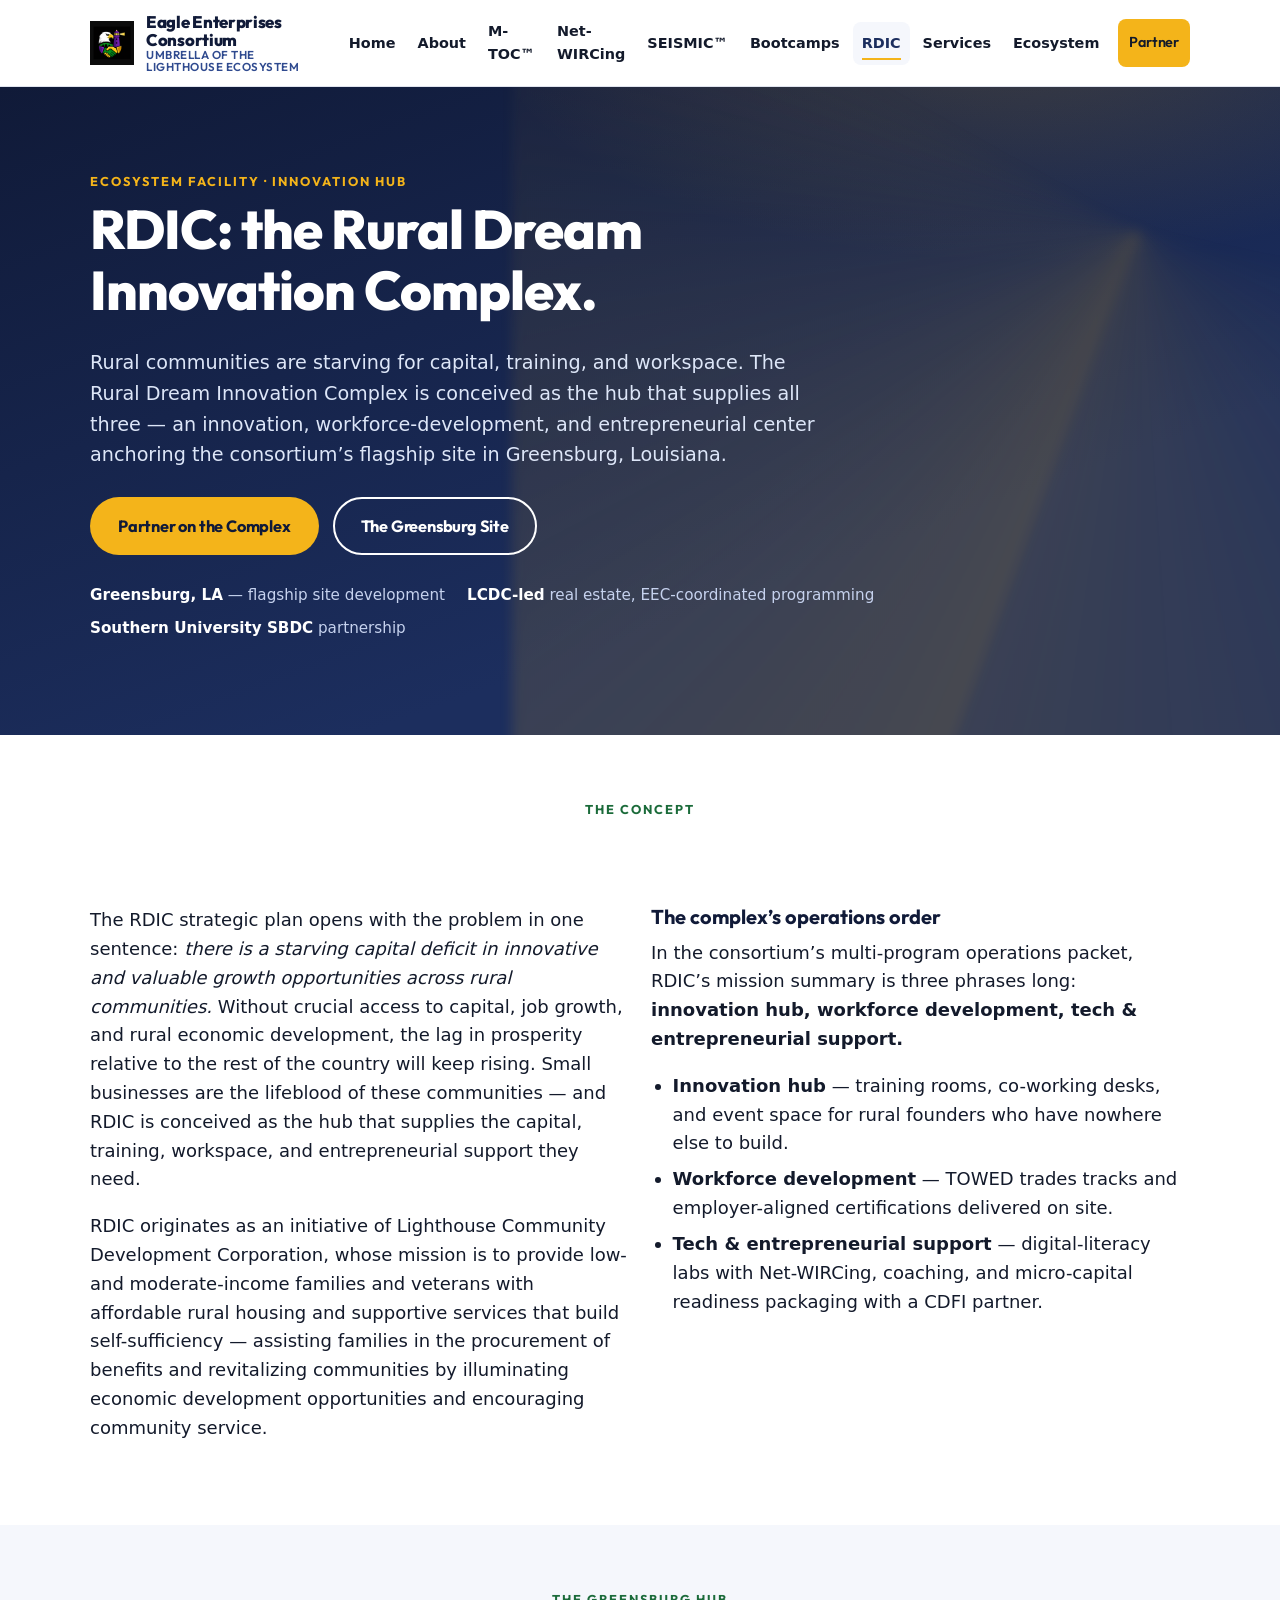
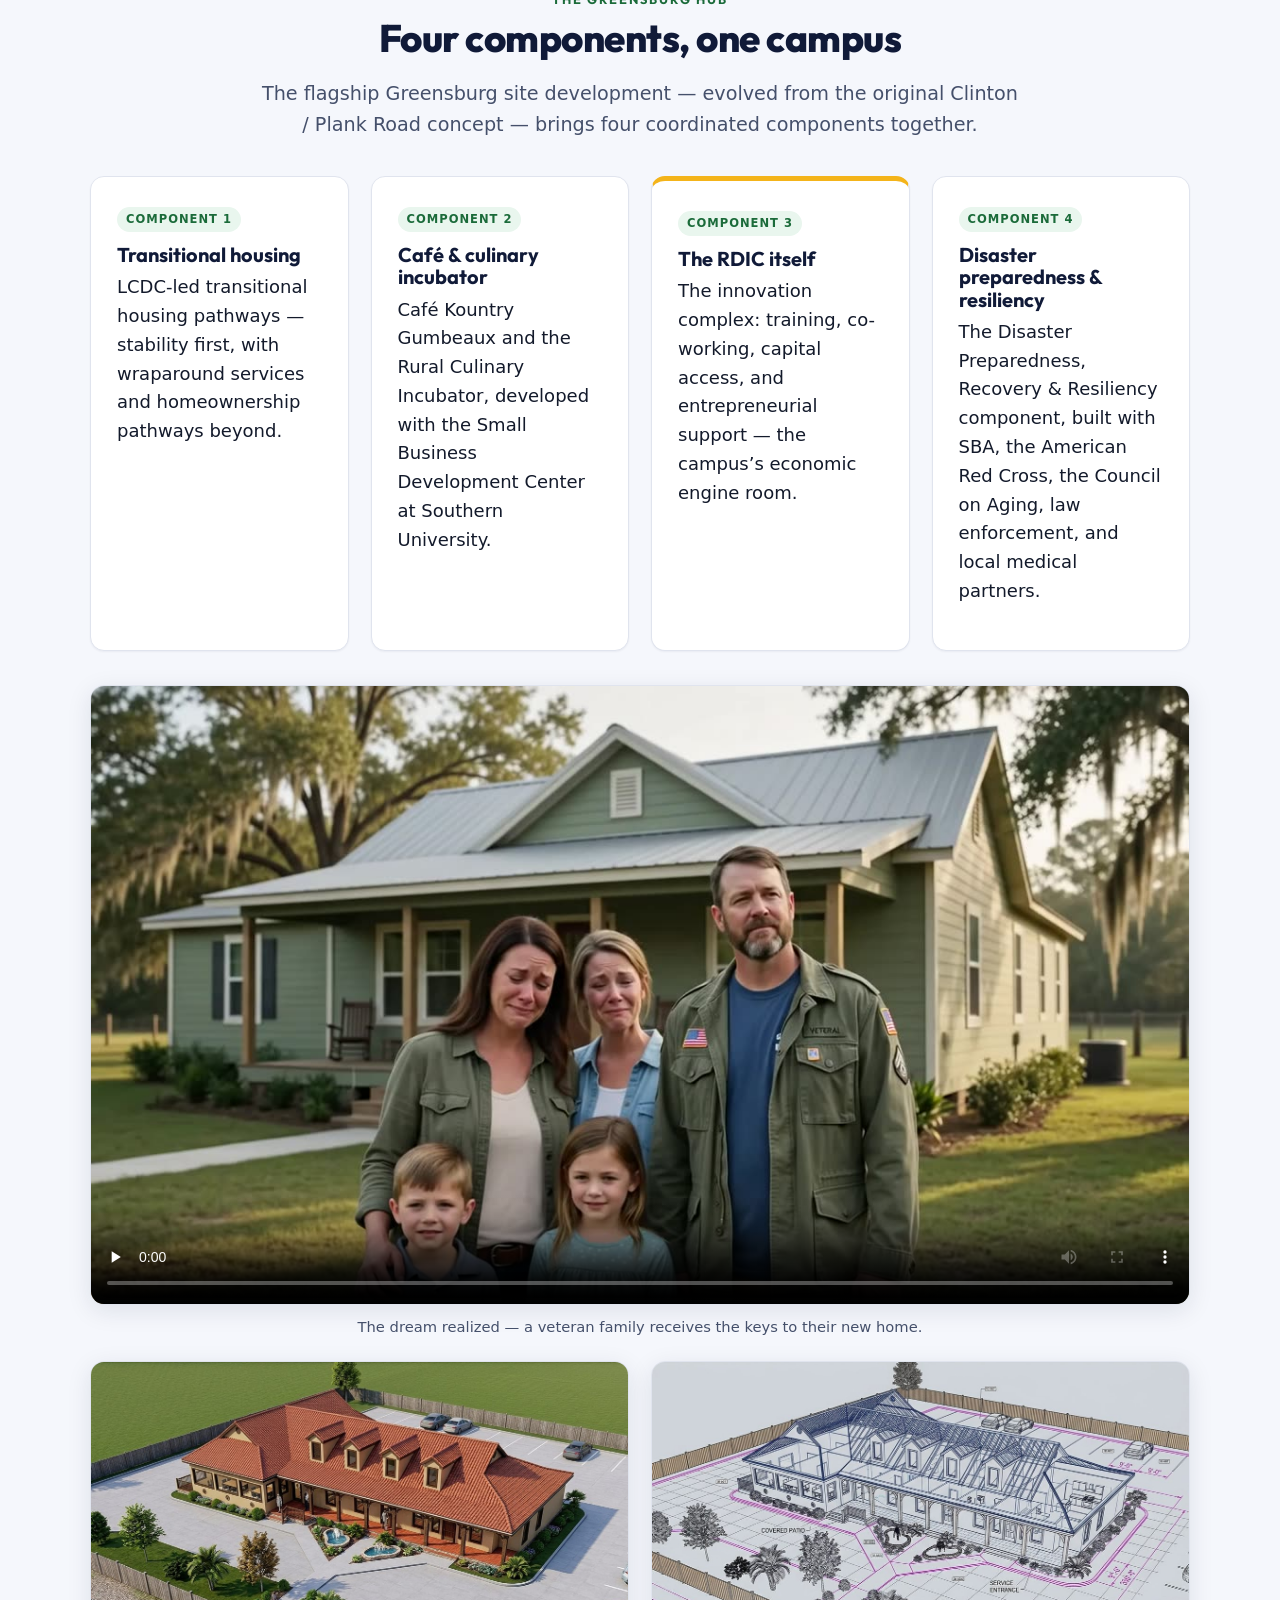
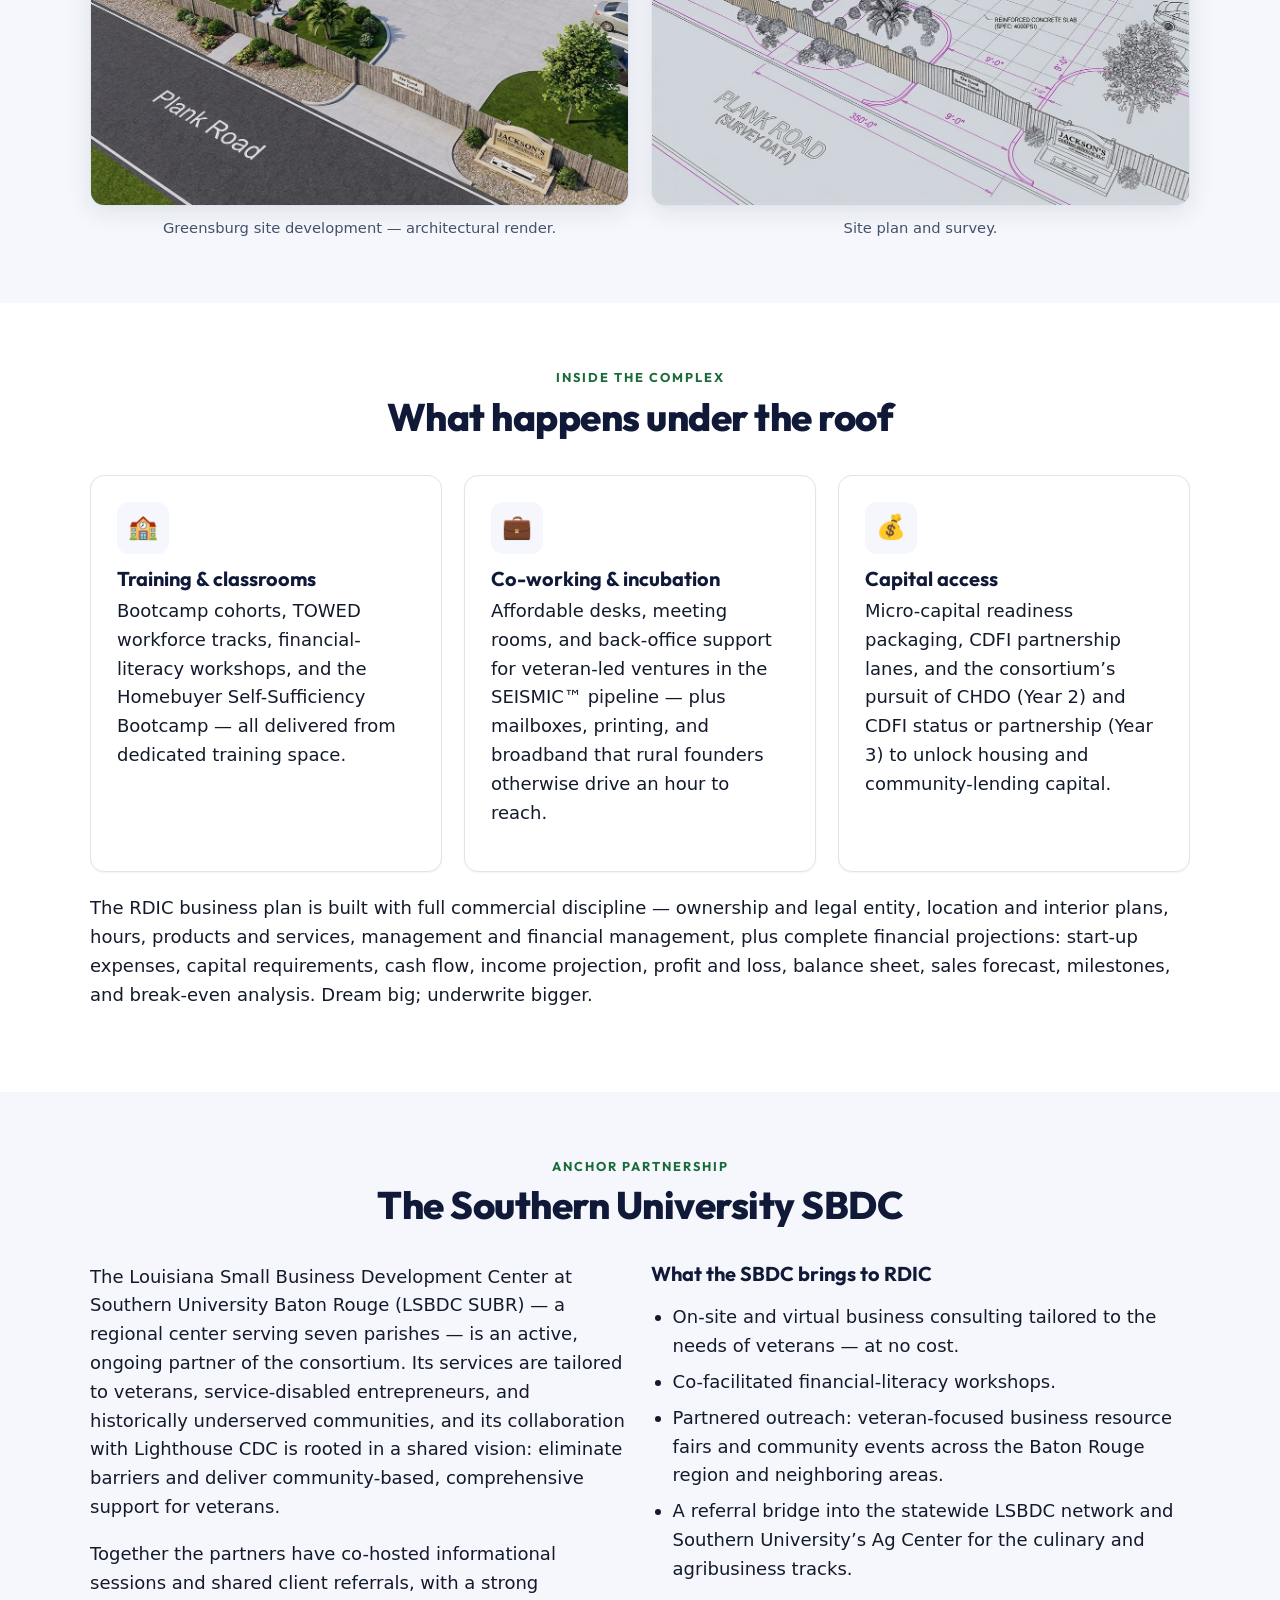
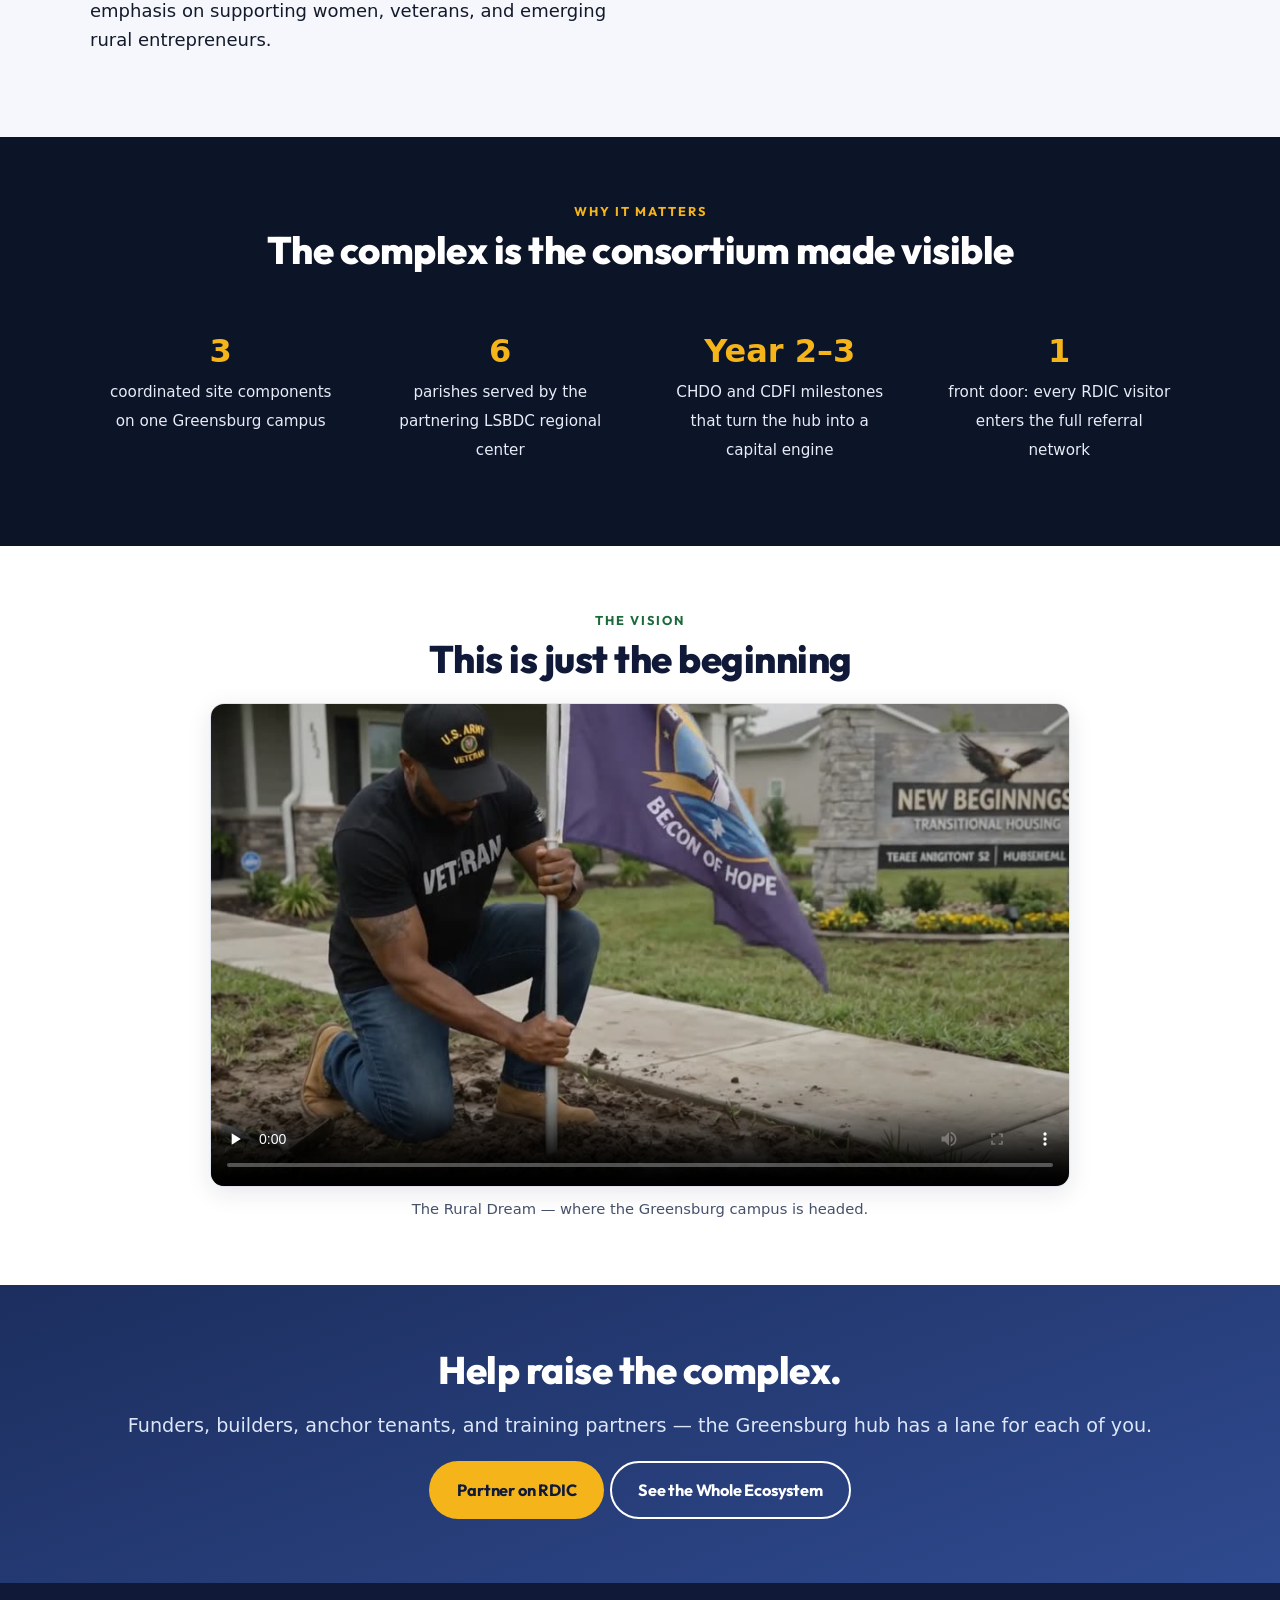
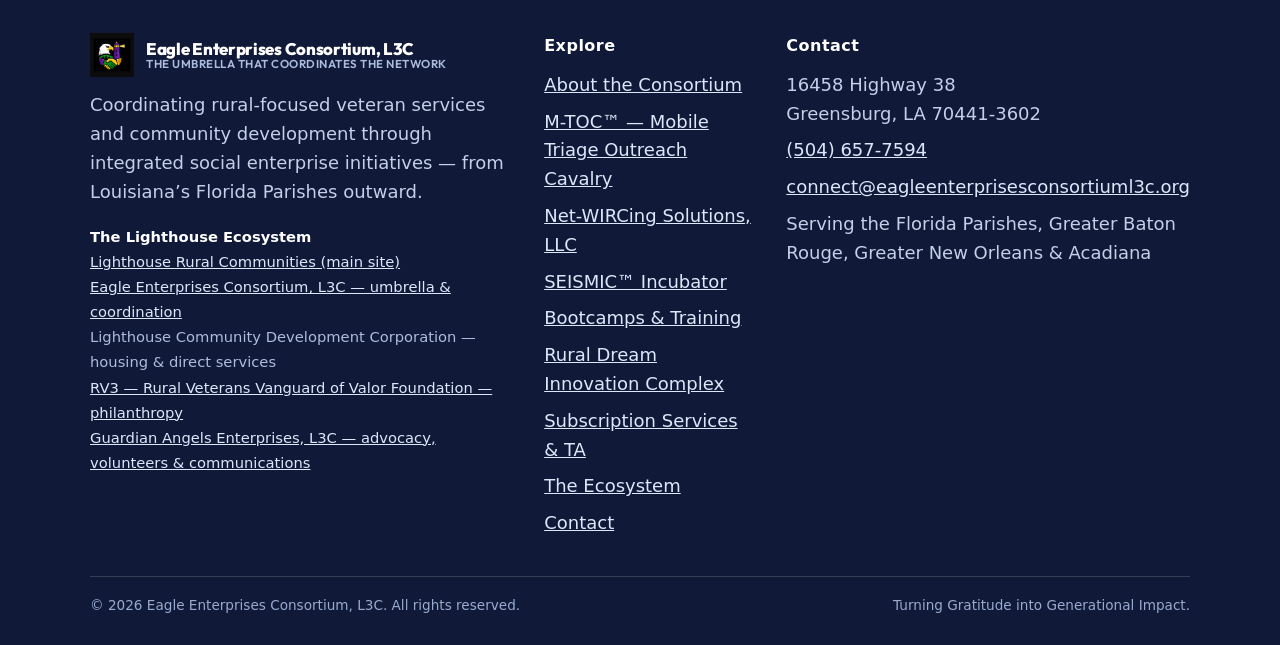
<file: rdic.html>
<!DOCTYPE html>
<html lang="en">
<head>
  <meta charset="UTF-8">
  <meta name="viewport" content="width=device-width, initial-scale=1.0">
  <title>RDIC — Rural Dream Innovation Complex, Greensburg | Eagle Enterprises Consortium</title>
  <meta name="description" content="The Rural Dream Innovation Complex: a Greensburg, Louisiana training, co-working and innovation hub supplying capital access, workspace, and entrepreneurial support to rural veterans and families — with the Southern University SBDC as partner.">
  <link rel="canonical" href="https://www.eagleenterprisesconsortiuml3c.org/rdic">
  <meta property="og:type" content="website">
  <meta property="og:site_name" content="Eagle Enterprises Consortium, L3C">
  <meta property="og:title" content="RDIC — Rural Dream Innovation Complex, Greensburg | Eagle Enterprises Consortium">
  <meta property="og:description" content="The Rural Dream Innovation Complex: a Greensburg, Louisiana training, co-working and innovation hub supplying capital access, workspace, and entrepreneurial support to rural veterans and families — with the Southern University SBDC as partner.">
  <meta property="og:url" content="https://www.eagleenterprisesconsortiuml3c.org/rdic">
  <meta name="theme-color" content="#101A38">
  <link rel="icon" type="image/png" href="assets/logo.png">
  <link rel="stylesheet" href="css/styles.css">
</head>
<body>
<a class="skip-link" href="#main">Skip to main content</a>

<header class="site-header">
  <div class="container">
    <nav class="nav" aria-label="Primary">
      <a class="brand" href="index.html">
        <img class="mark" src="assets/logo.png" alt="" width="44" height="44">
        <span class="brand-name">Eagle Enterprises Consortium
          <span class="brand-sub">Umbrella of the Lighthouse Ecosystem</span>
        </span>
      </a>
      <button class="nav-toggle" aria-expanded="false" aria-controls="primary-nav">Menu</button>
      <ul class="nav-links" id="primary-nav">
        <li><a href="index.html">Home</a></li>
        <li><a href="about.html">About</a></li>
        <li><a href="m-toc.html">M-TOC™</a></li>
        <li><a href="net-wircing.html">Net-WIRCing</a></li>
        <li><a href="seismic.html">SEISMIC™</a></li>
        <li><a href="bootcamps.html">Bootcamps</a></li>
        <li><a href="rdic.html" aria-current="page">RDIC</a></li>
        <li><a href="services.html">Services</a></li>
        <li><a href="ecosystem.html">Ecosystem</a></li>
        <li class="nav-cta"><a class="btn btn-gold" href="contact.html">Partner</a></li>
      </ul>
    </nav>
  </div>
</header>

<main id="main">

  <section class="hero">
    <div class="container">
      <p class="eyebrow" style="color:#F4B41A">Ecosystem Facility · Innovation Hub</p>
      <h1>RDIC: the Rural Dream Innovation Complex.</h1>
      <p class="lead">Rural communities are starving for capital, training, and workspace. The
      Rural Dream Innovation Complex is conceived as the hub that supplies all three — an
      innovation, workforce-development, and entrepreneurial center anchoring the consortium&rsquo;s
      flagship site in Greensburg, Louisiana.</p>
      <div class="hero-ctas">
        <a class="btn btn-gold" href="contact.html">Partner on the Complex</a>
        <a class="btn btn-ghost" style="color:#fff;border-color:#fff" href="#site">The Greensburg Site</a>
      </div>
      <p class="trust-row">
        <span><b>Greensburg, LA</b> — flagship site development</span>
        <span><b>LCDC-led</b> real estate, EEC-coordinated programming</span>
        <span><b>Southern University SBDC</b> partnership</span>
      </p>
    </div>
  </section>

  <section class="section">
    <div class="container">
      <div class="section-head">
        <p class="eyebrow">The Concept</p>
        <h2>Answering the rural capital deficit</h2>
      </div>
      <div class="grid grid-2">
        <div class="prose">
          <p>The RDIC strategic plan opens with the problem in one sentence: <em>there is a
          starving capital deficit in innovative and valuable growth opportunities across rural
          communities.</em> Without crucial access to capital, job growth, and rural economic
          development, the lag in prosperity relative to the rest of the country will keep rising.
          Small businesses are the lifeblood of these communities — and RDIC is conceived as the
          hub that supplies the capital, training, workspace, and entrepreneurial support they
          need.</p>
          <p>RDIC originates as an initiative of Lighthouse Community Development Corporation,
          whose mission is to provide low- and moderate-income families and veterans with
          affordable rural housing and supportive services that build self-sufficiency — assisting
          families in the procurement of benefits and revitalizing communities by illuminating
          economic development opportunities and encouraging community service.</p>
        </div>
        <div class="prose">
          <h3>The complex&rsquo;s operations order</h3>
          <p>In the consortium&rsquo;s multi-program operations packet, RDIC&rsquo;s mission summary
          is three phrases long: <strong>innovation hub, workforce development, tech &amp;
          entrepreneurial support.</strong></p>
          <ul>
            <li><strong>Innovation hub</strong> — training rooms, co-working desks, and event space
            for rural founders who have nowhere else to build.</li>
            <li><strong>Workforce development</strong> — TOWED trades tracks and employer-aligned
            certifications delivered on site.</li>
            <li><strong>Tech &amp; entrepreneurial support</strong> — digital-literacy labs with
            Net-WIRCing, coaching, and micro-capital readiness packaging with a CDFI partner.</li>
          </ul>
        </div>
      </div>
    </div>
  </section>

  <section class="section section--alt" id="site">
    <div class="container">
      <div class="section-head">
        <p class="eyebrow">The Greensburg Hub</p>
        <h2>Four components, one campus</h2>
        <p class="lead">The flagship Greensburg site development — evolved from the original
        Clinton / Plank Road concept — brings four coordinated components together.</p>
      </div>
      <div class="grid grid-4">
        <div class="card"><span class="tag">Component 1</span><h3>Transitional housing</h3>
          <p>LCDC-led transitional housing pathways — stability first, with wraparound services and
          homeownership pathways beyond.</p></div>
        <div class="card"><span class="tag">Component 2</span><h3>Caf&eacute; &amp; culinary incubator</h3>
          <p>Caf&eacute; Kountry Gumbeaux and the Rural Culinary Incubator, developed with the
          Small Business Development Center at Southern University.</p></div>
        <div class="card card--accent"><span class="tag">Component 3</span><h3>The RDIC itself</h3>
          <p>The innovation complex: training, co-working, capital access, and entrepreneurial
          support — the campus&rsquo;s economic engine room.</p></div>
        <div class="card"><span class="tag">Component 4</span><h3>Disaster preparedness &amp; resiliency</h3>
          <p>The Disaster Preparedness, Recovery &amp; Resiliency component, built with SBA, the
          American Red Cross, the Council on Aging, law enforcement, and local medical partners.</p></div>
      </div>
      <figure class="media video-figure" style="margin-top:34px">
        <video class="brandshot" controls preload="none" playsinline poster="assets/img/rural-keys-poster.jpg" aria-label="A veteran family receives the keys to their new home">
          <source src="assets/img/rural-keys.mp4" type="video/mp4">
        </video>
        <figcaption>The dream realized &mdash; a veteran family receives the keys to their new home.</figcaption>
      </figure>
      <div class="grid grid-2" style="margin-top:22px">
        <figure class="media">
          <img class="brandshot" src="assets/img/facility-plankroad.jpg" data-glb tabindex="0" role="button" alt="Architectural render of the Greensburg service facility" loading="lazy">
          <figcaption>Greensburg site development — architectural render.</figcaption>
        </figure>
        <figure class="media">
          <img class="brandshot" src="assets/img/facility-plankroad-plan.jpg" data-glb tabindex="0" role="button" alt="Site plan and survey of the Greensburg facility" loading="lazy">
          <figcaption>Site plan and survey.</figcaption>
        </figure>
      </div>
    </div>
  </section>

  <section class="section">
    <div class="container">
      <div class="section-head">
        <p class="eyebrow">Inside the Complex</p>
        <h2>What happens under the roof</h2>
      </div>
      <div class="grid grid-3">
        <div class="card"><div class="icon-badge" aria-hidden="true">&#127979;</div>
          <h3>Training &amp; classrooms</h3>
          <p>Bootcamp cohorts, TOWED workforce tracks, financial-literacy workshops, and the
          Homebuyer Self-Sufficiency Bootcamp — all delivered from dedicated training space.</p></div>
        <div class="card"><div class="icon-badge" aria-hidden="true">&#128188;</div>
          <h3>Co-working &amp; incubation</h3>
          <p>Affordable desks, meeting rooms, and back-office support for veteran-led ventures in
          the SEISMIC™ pipeline — plus mailboxes, printing, and broadband that rural founders
          otherwise drive an hour to reach.</p></div>
        <div class="card"><div class="icon-badge" aria-hidden="true">&#128176;</div>
          <h3>Capital access</h3>
          <p>Micro-capital readiness packaging, CDFI partnership lanes, and the consortium&rsquo;s
          pursuit of CHDO (Year 2) and CDFI status or partnership (Year 3) to unlock housing and
          community-lending capital.</p></div>
      </div>
      <div class="prose" style="max-width:none;margin-top:22px">
        <p>The RDIC business plan is built with full commercial discipline — ownership and legal
        entity, location and interior plans, hours, products and services, management and financial
        management, plus complete financial projections: start-up expenses, capital requirements,
        cash flow, income projection, profit and loss, balance sheet, sales forecast, milestones,
        and break-even analysis. Dream big; underwrite bigger.</p>
      </div>
    </div>
  </section>

  <section class="section section--alt">
    <div class="container">
      <div class="section-head">
        <p class="eyebrow">Anchor Partnership</p>
        <h2>The Southern University SBDC</h2>
      </div>
      <div class="grid grid-2">
        <div class="prose">
          <p>The Louisiana Small Business Development Center at Southern University Baton Rouge
          (LSBDC SUBR) — a regional center serving seven parishes — is an active, ongoing partner
          of the consortium. Its services are tailored to veterans, service-disabled entrepreneurs,
          and historically underserved communities, and its collaboration with Lighthouse CDC is
          rooted in a shared vision: eliminate barriers and deliver community-based, comprehensive
          support for veterans.</p>
          <p>Together the partners have co-hosted informational sessions and shared client
          referrals, with a strong emphasis on supporting women, veterans, and emerging rural
          entrepreneurs.</p>
        </div>
        <div class="prose">
          <h3>What the SBDC brings to RDIC</h3>
          <ul>
            <li>On-site and virtual business consulting tailored to the needs of veterans — at no
            cost.</li>
            <li>Co-facilitated financial-literacy workshops.</li>
            <li>Partnered outreach: veteran-focused business resource fairs and community events
            across the Baton Rouge region and neighboring areas.</li>
            <li>A referral bridge into the statewide LSBDC network and Southern University&rsquo;s
            Ag Center for the culinary and agribusiness tracks.</li>
          </ul>
        </div>
      </div>
    </div>
  </section>

  <section class="section section--dark">
    <div class="container">
      <div class="section-head">
        <p class="eyebrow" style="color:#F4B41A">Why It Matters</p>
        <h2>The complex is the consortium made visible</h2>
      </div>
      <div class="stats">
        <div class="stat"><b>4</b><span>coordinated site components on one Greensburg campus</span></div>
        <div class="stat"><b>7</b><span>parishes served by the partnering LSBDC regional center</span></div>
        <div class="stat"><b>Year 2&ndash;3</b><span>CHDO and CDFI milestones that turn the hub into a capital engine</span></div>
        <div class="stat"><b>1</b><span>front door: every RDIC visitor enters the full referral network</span></div>
      </div>
    </div>
  </section>

  <section class="section">
    <div class="container" style="max-width:900px;text-align:center">
      <p class="eyebrow">The vision</p>
      <h2>This is just the beginning</h2>
      <figure class="media video-figure" style="margin-top:22px"><video class="brandshot" controls preload="none" playsinline poster="assets/img/rural-dream-poster.jpg" aria-label="The Rural Dream — a look at what the Greensburg campus becomes"><source src="assets/img/rural-dream.mp4" type="video/mp4"></video><figcaption>The Rural Dream — where the Greensburg campus is headed.</figcaption></figure>
    </div>
  </section>

  <section class="section cta-band">
    <div class="container" style="text-align:center">
      <h2>Help raise the complex.</h2>
      <p class="lead">Funders, builders, anchor tenants, and training partners — the Greensburg hub
      has a lane for each of you.</p>
      <div class="hero-ctas" style="justify-content:center">
        <a class="btn btn-gold" href="contact.html">Partner on RDIC</a>
        <a class="btn btn-ghost" href="ecosystem.html">See the Whole Ecosystem</a>
      </div>
    </div>
  </section>

</main>

<footer class="site-footer">
  <div class="container">
    <div class="footer-grid">
      <div>
        <a class="brand" href="index.html" style="color:#fff">
          <img class="mark" src="assets/logo.png" alt="" width="44" height="44">
          <span class="brand-name" style="color:#fff">Eagle Enterprises Consortium, L3C
            <span class="brand-sub" style="color:#AEBBDD">The umbrella that coordinates the network</span>
          </span>
        </a>
        <p style="margin-top:14px">Coordinating rural-focused veteran services and community development
        through integrated social enterprise initiatives — from Louisiana&rsquo;s Florida Parishes outward.</p>
        <p class="footer-entities"><strong style="color:#fff">The Lighthouse Ecosystem</strong><br>
          <a href="https://lighthouse-rural-communities.vercel.app">Lighthouse Rural Communities (main site)</a><br>
          <a href="https://www.eagleenterprisesconsortiuml3c.org">Eagle Enterprises Consortium, L3C — umbrella &amp; coordination</a><br>
          Lighthouse Community Development Corporation — housing &amp; direct services<br>
          <a href="https://www.rv3vanguardofvalor.org">RV3 — Rural Veterans Vanguard of Valor Foundation — philanthropy</a><br>
          <a href="https://www.guardianangelsenterprises.org">Guardian Angels Enterprises, L3C — advocacy, volunteers &amp; communications</a>
        </p>
      </div>
      <div>
        <h4>Explore</h4>
        <ul>
          <li><a href="about.html">About the Consortium</a></li>
          <li><a href="m-toc.html">M-TOC™ — Mobile Triage Outreach Cavalry</a></li>
          <li><a href="net-wircing.html">Net-WIRCing Solutions, LLC</a></li>
          <li><a href="seismic.html">SEISMIC™ Incubator</a></li>
          <li><a href="bootcamps.html">Bootcamps &amp; Training</a></li>
          <li><a href="rdic.html">Rural Dream Innovation Complex</a></li>
          <li><a href="services.html">Subscription Services &amp; TA</a></li>
          <li><a href="ecosystem.html">The Ecosystem</a></li>
          <li><a href="contact.html">Contact</a></li>
        </ul>
      </div>
      <div>
        <h4>Contact</h4>
        <ul>
          <li>16458 Highway 38<br>Greensburg, LA 70441-3602</li>
          <li><a href="tel:+15046577594">(504) 657-7594</a></li>
          <li><a href="mailto:connect@eagleenterprisesconsortiuml3c.org">connect@eagleenterprisesconsortiuml3c.org</a></li>
          <li>Serving the Florida Parishes, Greater Baton Rouge, Greater New Orleans &amp; Acadiana</li>
        </ul>
      </div>
    </div>
    <div class="footer-bottom">
      <span>&copy; <span id="year">2026</span> Eagle Enterprises Consortium, L3C. All rights reserved.</span>
      <span>Turning Gratitude into Generational Impact.</span>
    </div>
  </div>
</footer>

<script src="js/main.js"></script>
</body>
</html>
</file>
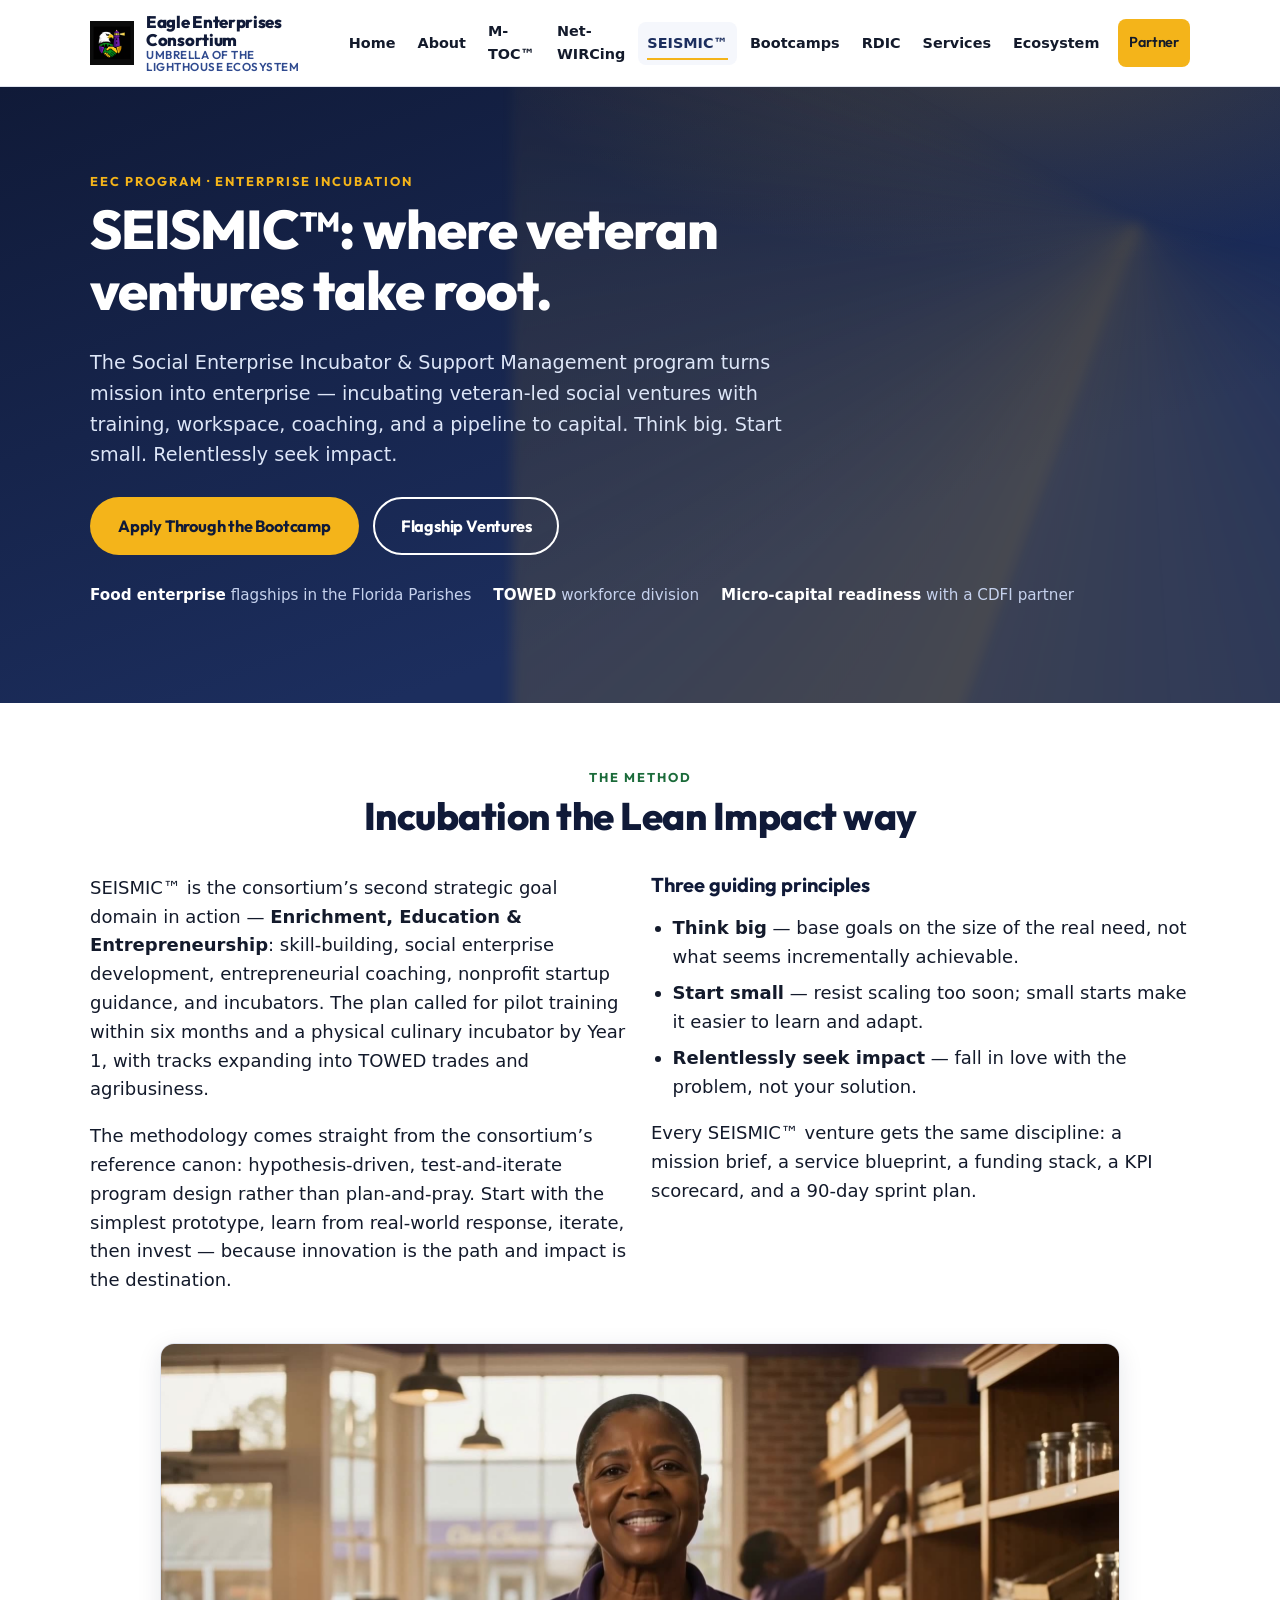
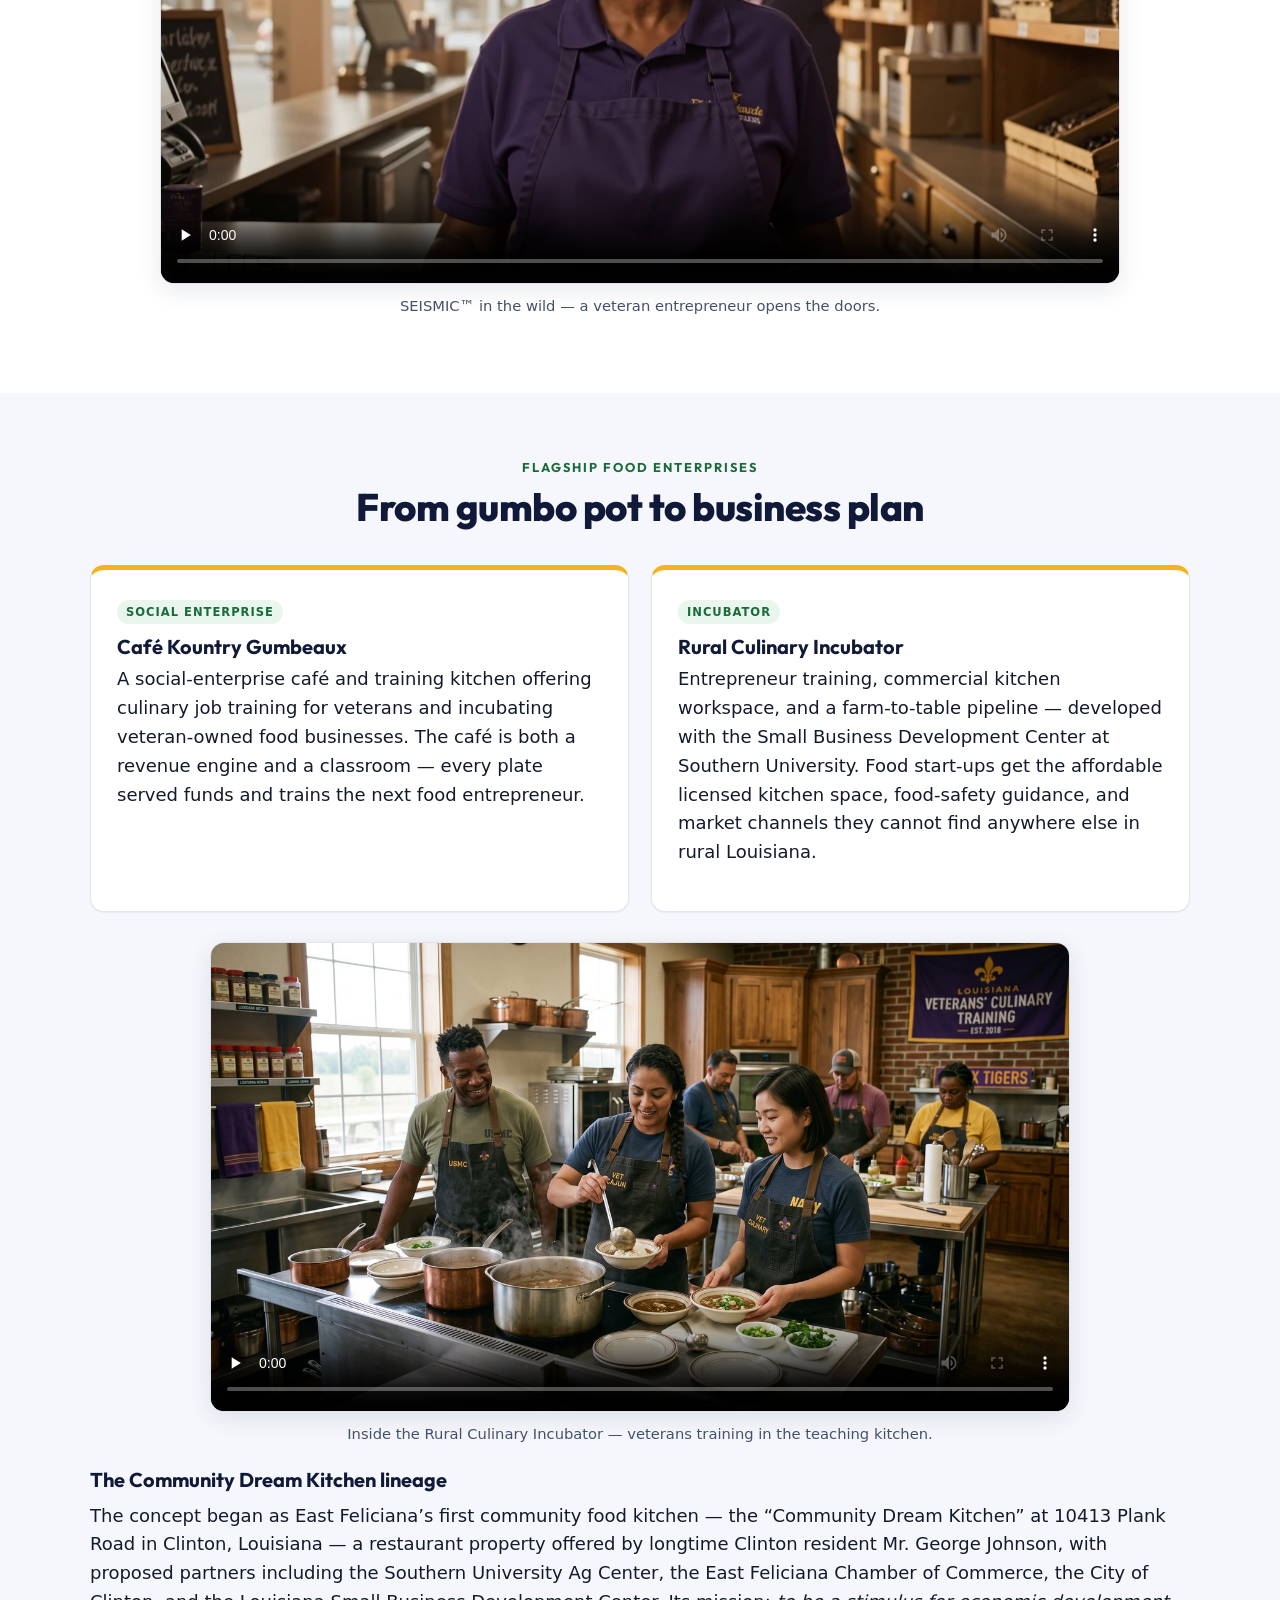
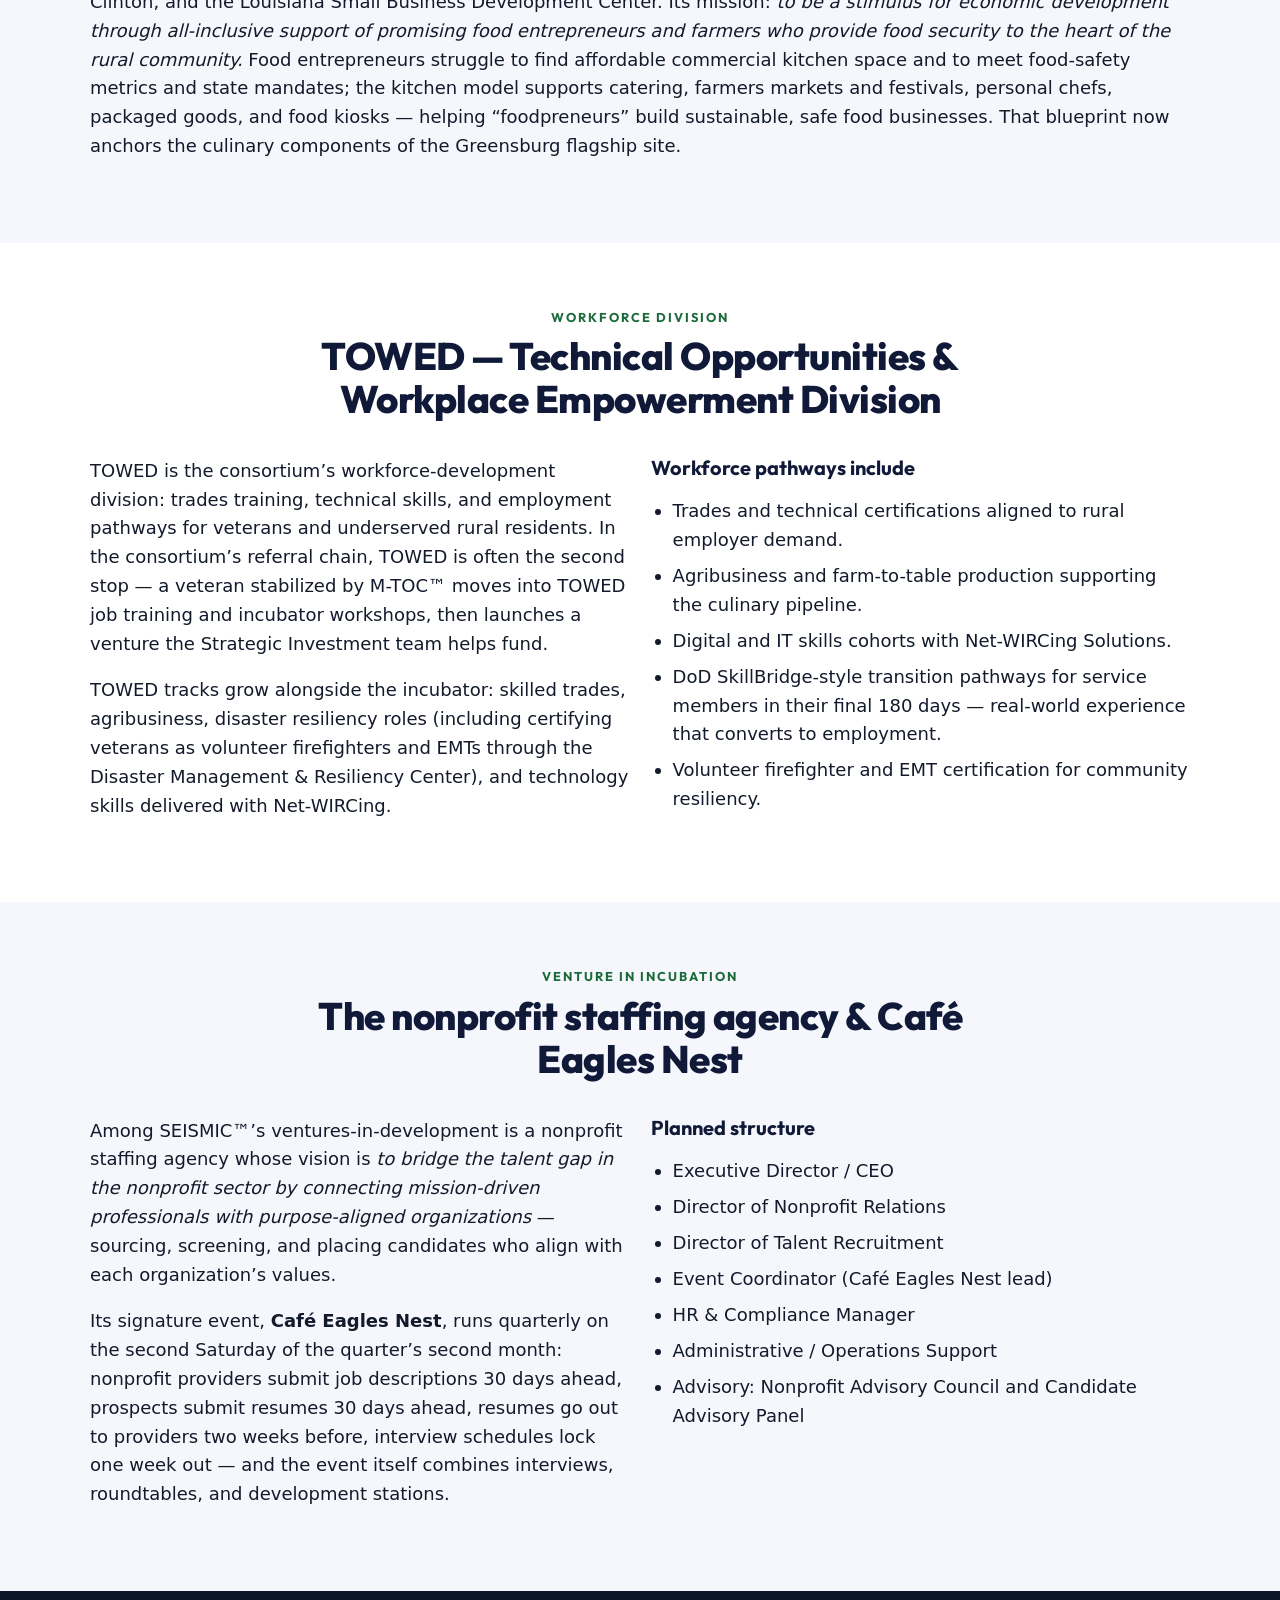
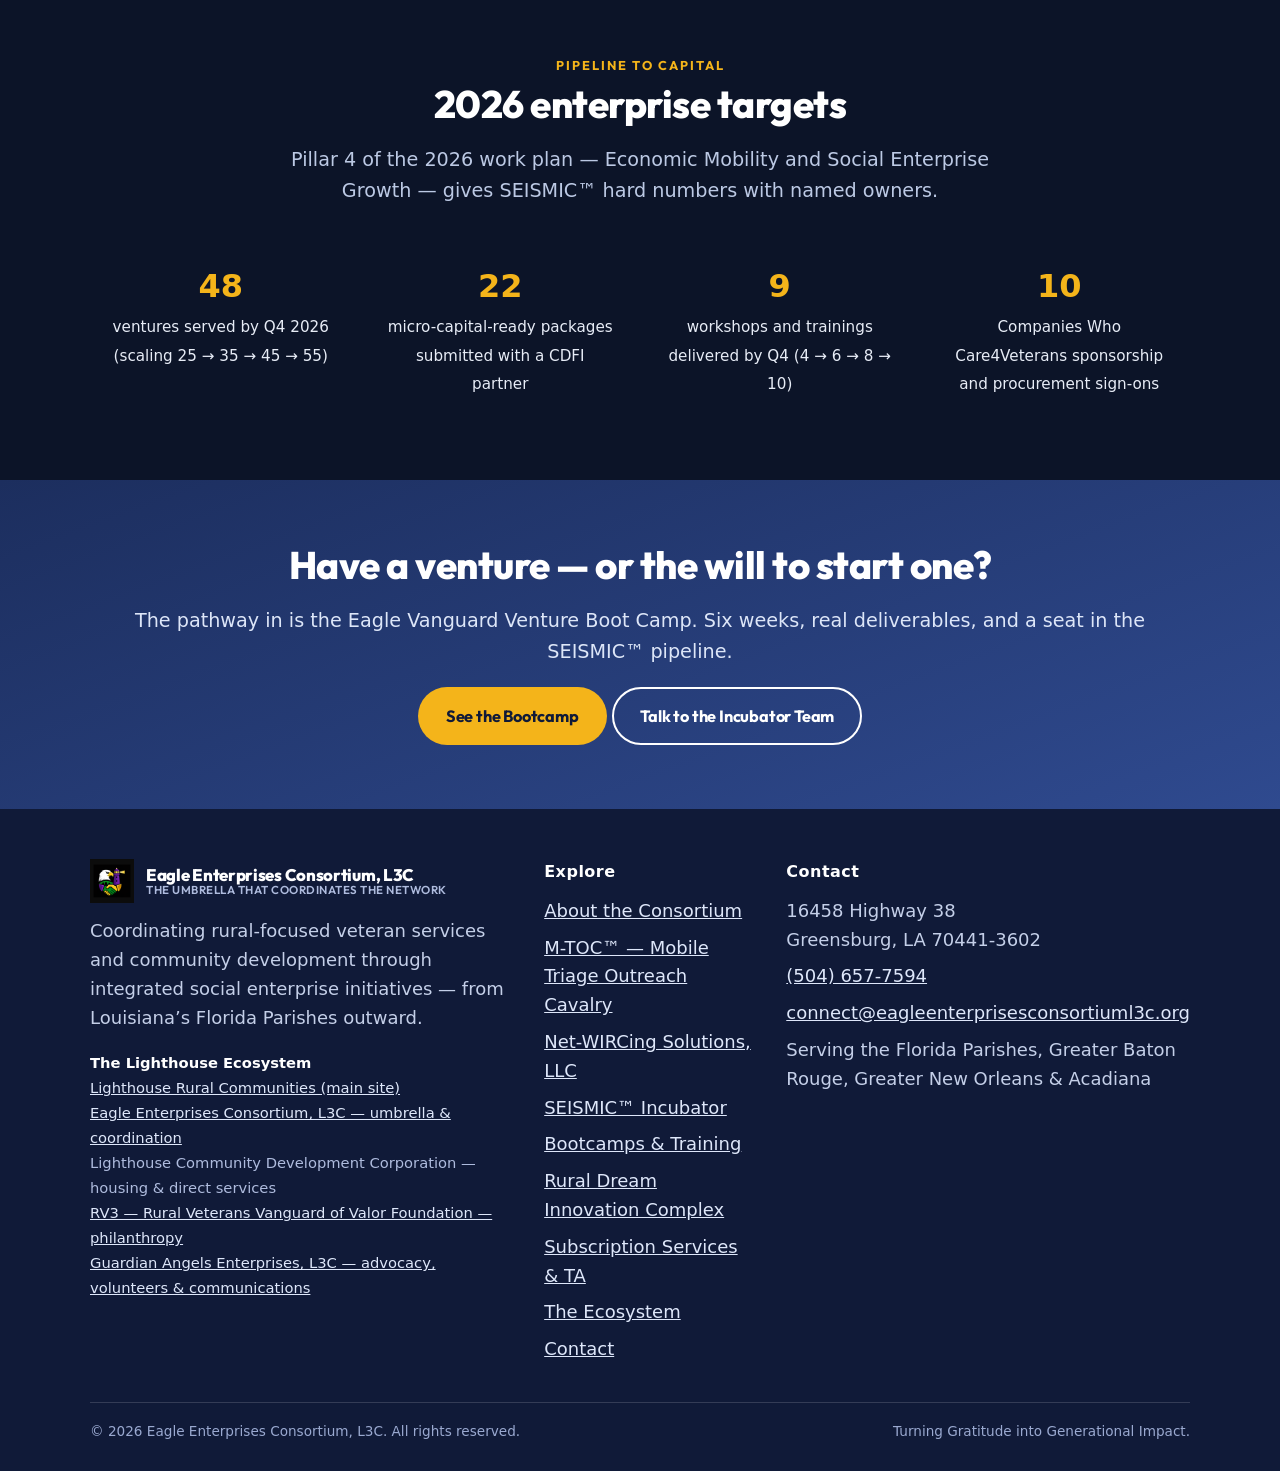
<file: seismic.html>
<!DOCTYPE html>
<html lang="en">
<head>
  <meta charset="UTF-8">
  <meta name="viewport" content="width=device-width, initial-scale=1.0">
  <title>SEISMIC — Social Enterprise Incubator & Support Management | Eagle Enterprises Consortium</title>
  <meta name="description" content="SEISMIC incubates veteran-led social enterprises: Café Kountry Gumbeaux, the Rural Culinary Incubator and Community Dream Kitchen, the TOWED workforce division, and a nonprofit staffing agency venture.">
  <link rel="canonical" href="https://www.eagleenterprisesconsortiuml3c.org/seismic">
  <meta property="og:type" content="website">
  <meta property="og:site_name" content="Eagle Enterprises Consortium, L3C">
  <meta property="og:title" content="SEISMIC — Social Enterprise Incubator & Support Management | Eagle Enterprises Consortium">
  <meta property="og:description" content="SEISMIC incubates veteran-led social enterprises: Café Kountry Gumbeaux, the Rural Culinary Incubator and Community Dream Kitchen, the TOWED workforce division, and a nonprofit staffing agency venture.">
  <meta property="og:url" content="https://www.eagleenterprisesconsortiuml3c.org/seismic">
  <meta name="theme-color" content="#101A38">
  <link rel="icon" type="image/png" href="assets/logo.png">
  <link rel="stylesheet" href="css/styles.css">
</head>
<body>
<a class="skip-link" href="#main">Skip to main content</a>

<header class="site-header">
  <div class="container">
    <nav class="nav" aria-label="Primary">
      <a class="brand" href="index.html">
        <img class="mark" src="assets/logo.png" alt="" width="44" height="44">
        <span class="brand-name">Eagle Enterprises Consortium
          <span class="brand-sub">Umbrella of the Lighthouse Ecosystem</span>
        </span>
      </a>
      <button class="nav-toggle" aria-expanded="false" aria-controls="primary-nav">Menu</button>
      <ul class="nav-links" id="primary-nav">
        <li><a href="index.html">Home</a></li>
        <li><a href="about.html">About</a></li>
        <li><a href="m-toc.html">M-TOC™</a></li>
        <li><a href="net-wircing.html">Net-WIRCing</a></li>
        <li><a href="seismic.html" aria-current="page">SEISMIC™</a></li>
        <li><a href="bootcamps.html">Bootcamps</a></li>
        <li><a href="rdic.html">RDIC</a></li>
        <li><a href="services.html">Services</a></li>
        <li><a href="ecosystem.html">Ecosystem</a></li>
        <li class="nav-cta"><a class="btn btn-gold" href="contact.html">Partner</a></li>
      </ul>
    </nav>
  </div>
</header>

<main id="main">

  <section class="hero">
    <div class="container">
      <p class="eyebrow" style="color:#F4B41A">EEC Program · Enterprise Incubation</p>
      <h1>SEISMIC™: where veteran ventures take root.</h1>
      <p class="lead">The Social Enterprise Incubator &amp; Support Management program turns
      mission into enterprise — incubating veteran-led social ventures with training, workspace,
      coaching, and a pipeline to capital. Think big. Start small. Relentlessly seek impact.</p>
      <div class="hero-ctas">
        <a class="btn btn-gold" href="bootcamps.html">Apply Through the Bootcamp</a>
        <a class="btn btn-ghost" style="color:#fff;border-color:#fff" href="#flagships">Flagship Ventures</a>
      </div>
      <p class="trust-row">
        <span><b>Food enterprise</b> flagships in the Florida Parishes</span>
        <span><b>TOWED</b> workforce division</span>
        <span><b>Micro-capital readiness</b> with a CDFI partner</span>
      </p>
    </div>
  </section>

  <section class="section">
    <div class="container">
      <div class="section-head">
        <p class="eyebrow">The Method</p>
        <h2>Incubation the Lean Impact way</h2>
      </div>
      <div class="grid grid-2">
        <div class="prose">
          <p>SEISMIC™ is the consortium&rsquo;s second strategic goal domain in action —
          <strong>Enrichment, Education &amp; Entrepreneurship</strong>: skill-building, social
          enterprise development, entrepreneurial coaching, nonprofit startup guidance, and
          incubators. The plan called for pilot training within six months and a physical culinary
          incubator by Year 1, with tracks expanding into TOWED trades and agribusiness.</p>

          <p>The methodology comes straight from the consortium&rsquo;s reference canon:
          hypothesis-driven, test-and-iterate program design rather than plan-and-pray. Start with
          the simplest prototype, learn from real-world response, iterate, then invest — because
          innovation is the path and impact is the destination.</p>
        </div>
        <div class="prose">
          
      
<h3>Three guiding principles</h3>
          <ul>
            <li><strong>Think big</strong> — base goals on the size of the real need, not what seems
            incrementally achievable.</li>
            <li><strong>Start small</strong> — resist scaling too soon; small starts make it easier
            to learn and adapt.</li>
            <li><strong>Relentlessly seek impact</strong> — fall in love with the problem, not your
            solution.</li>
          </ul>
          <p>Every SEISMIC™ venture gets the same discipline: a mission brief, a service blueprint,
          a funding stack, a KPI scorecard, and a 90-day sprint plan.</p>
        </div>
      </div>
<figure class="media video-figure video-centered">
        <video class="brandshot" controls preload="none" playsinline poster="assets/img/seismic-storefront-poster.jpg" aria-label="A veteran entrepreneur opens their storefront"><source src="assets/img/seismic-storefront.mp4" type="video/mp4"></video>
        <figcaption>SEISMIC™ in the wild &mdash; a veteran entrepreneur opens the doors.</figcaption>
      </figure>

    </div>
  </section>

  <section class="section section--alt" id="flagships">
    <div class="container">
      <div class="section-head">
        <p class="eyebrow">Flagship Food Enterprises</p>
        <h2>From gumbo pot to business plan</h2>
      </div>
      <div class="grid grid-2">
        <div class="card card--accent">
          <span class="tag">Social Enterprise</span>
          <h3>Caf&eacute; Kountry Gumbeaux</h3>
          <p>A social-enterprise caf&eacute; and training kitchen offering culinary job training for
          veterans and incubating veteran-owned food businesses. The caf&eacute; is both a revenue
          engine and a classroom — every plate served funds and trains the next food entrepreneur.</p>
        </div>
        <div class="card card--accent">
          <span class="tag">Incubator</span>
          <h3>Rural Culinary Incubator</h3>
          <p>Entrepreneur training, commercial kitchen workspace, and a farm-to-table pipeline —
          developed with the Small Business Development Center at Southern University. Food
          start-ups get the affordable licensed kitchen space, food-safety guidance, and market
          channels they cannot find anywhere else in rural Louisiana.</p>
        </div>
      </div>
      <figure class="media video-figure" style="max-width:860px;margin:30px auto 0"><video class="brandshot" controls preload="none" playsinline poster="assets/img/seismic-culinary-poster.jpg" aria-label="Veterans culinary training class plating gumbo in the teaching kitchen"><source src="assets/img/seismic-culinary.mp4" type="video/mp4"></video><figcaption>Inside the Rural Culinary Incubator — veterans training in the teaching kitchen.</figcaption></figure>
      <div class="prose" style="max-width:none;margin-top:24px">
        <h3>The Community Dream Kitchen lineage</h3>
        <p>The concept began as East Feliciana&rsquo;s first community food kitchen — the
        &ldquo;Community Dream Kitchen&rdquo; at 10413 Plank Road in Clinton, Louisiana — a
        restaurant property offered by longtime Clinton resident Mr. George Johnson, with proposed
        partners including the Southern University Ag Center, the East Feliciana Chamber of
        Commerce, the City of Clinton, and the Louisiana Small Business Development Center. Its
        mission: <em>to be a stimulus for economic development through all-inclusive support of
        promising food entrepreneurs and farmers who provide food security to the heart of the
        rural community.</em> Food entrepreneurs struggle to find affordable commercial kitchen
        space and to meet food-safety metrics and state mandates; the kitchen model supports
        catering, farmers markets and festivals, personal chefs, packaged goods, and food kiosks —
        helping &ldquo;foodpreneurs&rdquo; build sustainable, safe food businesses. That blueprint
        now anchors the culinary components of the Greensburg flagship site.</p>
      </div>
    </div>
  </section>

  <section class="section" id="towed">
    <div class="container">
      <div class="section-head">
        <p class="eyebrow">Workforce Division</p>
        <h2>TOWED — Technical Opportunities &amp; Workplace Empowerment Division</h2>
      </div>
      <div class="grid grid-2">
        <div class="prose">
          <p>TOWED is the consortium&rsquo;s workforce-development division: trades training,
          technical skills, and employment pathways for veterans and underserved rural residents.
          In the consortium&rsquo;s referral chain, TOWED is often the second stop — a veteran
          stabilized by M-TOC™ moves into TOWED job training and incubator workshops, then launches
          a venture the Strategic Investment team helps fund.</p>
          <p>TOWED tracks grow alongside the incubator: skilled trades, agribusiness, disaster
          resiliency roles (including certifying veterans as volunteer firefighters and EMTs
          through the Disaster Management &amp; Resiliency Center), and technology skills delivered
          with Net-WIRCing.</p>
        </div>
        <div class="prose">
          <h3>Workforce pathways include</h3>
          <ul>
            <li>Trades and technical certifications aligned to rural employer demand.</li>
            <li>Agribusiness and farm-to-table production supporting the culinary pipeline.</li>
            <li>Digital and IT skills cohorts with Net-WIRCing Solutions.</li>
            <li>DoD SkillBridge-style transition pathways for service members in their final 180
            days — real-world experience that converts to employment.</li>
            <li>Volunteer firefighter and EMT certification for community resiliency.</li>
          </ul>
        </div>
      </div>
    </div>
  </section>

  <section class="section section--alt">
    <div class="container">
      <div class="section-head">
        <p class="eyebrow">Venture in Incubation</p>
        <h2>The nonprofit staffing agency &amp; Caf&eacute; Eagles Nest</h2>
      </div>
      <div class="grid grid-2">
        <div class="prose">
          <p>Among SEISMIC™&rsquo;s ventures-in-development is a nonprofit staffing agency whose
          vision is <em>to bridge the talent gap in the nonprofit sector by connecting
          mission-driven professionals with purpose-aligned organizations</em> — sourcing,
          screening, and placing candidates who align with each organization&rsquo;s values.</p>
          <p>Its signature event, <strong>Caf&eacute; Eagles Nest</strong>, runs quarterly on the
          second Saturday of the quarter&rsquo;s second month: nonprofit providers submit job
          descriptions 30 days ahead, prospects submit resumes 30 days ahead, resumes go out to
          providers two weeks before, interview schedules lock one week out — and the event itself
          combines interviews, roundtables, and development stations.</p>
        </div>
        <div class="prose">
          <h3>Planned structure</h3>
          <ul>
            <li>Executive Director / CEO</li>
            <li>Director of Nonprofit Relations</li>
            <li>Director of Talent Recruitment</li>
            <li>Event Coordinator (Caf&eacute; Eagles Nest lead)</li>
            <li>HR &amp; Compliance Manager</li>
            <li>Administrative / Operations Support</li>
            <li>Advisory: Nonprofit Advisory Council and Candidate Advisory Panel</li>
          </ul>
        </div>
      </div>
    </div>
  </section>

  <section class="section section--dark">
    <div class="container">
      <div class="section-head">
        <p class="eyebrow" style="color:#F4B41A">Pipeline to Capital</p>
        <h2>2026 enterprise targets</h2>
        <p class="lead">Pillar 4 of the 2026 work plan — Economic Mobility and Social Enterprise
        Growth — gives SEISMIC™ hard numbers with named owners.</p>
      </div>
      <div class="stats">
        <div class="stat"><b>55</b><span>ventures served by Q4 2026 (scaling 25 &rarr; 35 &rarr; 45 &rarr; 55)</span></div>
        <div class="stat"><b>25</b><span>micro-capital-ready packages submitted with a CDFI partner</span></div>
        <div class="stat"><b>10</b><span>workshops and trainings delivered by Q4 (4 &rarr; 6 &rarr; 8 &rarr; 10)</span></div>
        <div class="stat"><b>12</b><span>Companies Who Care4Veterans sponsorship and procurement sign-ons</span></div>
      </div>
    </div>
  </section>

  <section class="section cta-band">
    <div class="container" style="text-align:center">
      <h2>Have a venture — or the will to start one?</h2>
      <p class="lead">The pathway in is the Eagle Vanguard Venture Boot Camp. Six weeks, real
      deliverables, and a seat in the SEISMIC™ pipeline.</p>
      <div class="hero-ctas" style="justify-content:center">
        <a class="btn btn-gold" href="bootcamps.html">See the Bootcamp</a>
        <a class="btn btn-ghost" href="contact.html">Talk to the Incubator Team</a>
      </div>
    </div>
  </section>

</main>

<footer class="site-footer">
  <div class="container">
    <div class="footer-grid">
      <div>
        <a class="brand" href="index.html" style="color:#fff">
          <img class="mark" src="assets/logo.png" alt="" width="44" height="44">
          <span class="brand-name" style="color:#fff">Eagle Enterprises Consortium, L3C
            <span class="brand-sub" style="color:#AEBBDD">The umbrella that coordinates the network</span>
          </span>
        </a>
        <p style="margin-top:14px">Coordinating rural-focused veteran services and community development
        through integrated social enterprise initiatives — from Louisiana&rsquo;s Florida Parishes outward.</p>
        <p class="footer-entities"><strong style="color:#fff">The Lighthouse Ecosystem</strong><br>
          <a href="https://lighthouse-rural-communities.vercel.app">Lighthouse Rural Communities (main site)</a><br>
          <a href="https://www.eagleenterprisesconsortiuml3c.org">Eagle Enterprises Consortium, L3C — umbrella &amp; coordination</a><br>
          Lighthouse Community Development Corporation — housing &amp; direct services<br>
          <a href="https://www.rv3vanguardofvalor.org">RV3 — Rural Veterans Vanguard of Valor Foundation — philanthropy</a><br>
          <a href="https://www.guardianangelsenterprises.org">Guardian Angels Enterprises, L3C — advocacy, volunteers &amp; communications</a>
        </p>
      </div>
      <div>
        <h4>Explore</h4>
        <ul>
          <li><a href="about.html">About the Consortium</a></li>
          <li><a href="m-toc.html">M-TOC™ — Mobile Triage Outreach Cavalry</a></li>
          <li><a href="net-wircing.html">Net-WIRCing Solutions, LLC</a></li>
          <li><a href="seismic.html">SEISMIC™ Incubator</a></li>
          <li><a href="bootcamps.html">Bootcamps &amp; Training</a></li>
          <li><a href="rdic.html">Rural Dream Innovation Complex</a></li>
          <li><a href="services.html">Subscription Services &amp; TA</a></li>
          <li><a href="ecosystem.html">The Ecosystem</a></li>
          <li><a href="contact.html">Contact</a></li>
        </ul>
      </div>
      <div>
        <h4>Contact</h4>
        <ul>
          <li>16458 Highway 38<br>Greensburg, LA 70441-3602</li>
          <li><a href="tel:+15046577594">(504) 657-7594</a></li>
          <li><a href="mailto:connect@eagleenterprisesconsortiuml3c.org">connect@eagleenterprisesconsortiuml3c.org</a></li>
          <li>Serving the Florida Parishes, Greater Baton Rouge, Greater New Orleans &amp; Acadiana</li>
        </ul>
      </div>
    </div>
    <div class="footer-bottom">
      <span>&copy; <span id="year">2026</span> Eagle Enterprises Consortium, L3C. All rights reserved.</span>
      <span>Turning Gratitude into Generational Impact.</span>
    </div>
  </div>
</footer>

<script src="js/main.js"></script>
</body>
</html>
</file>
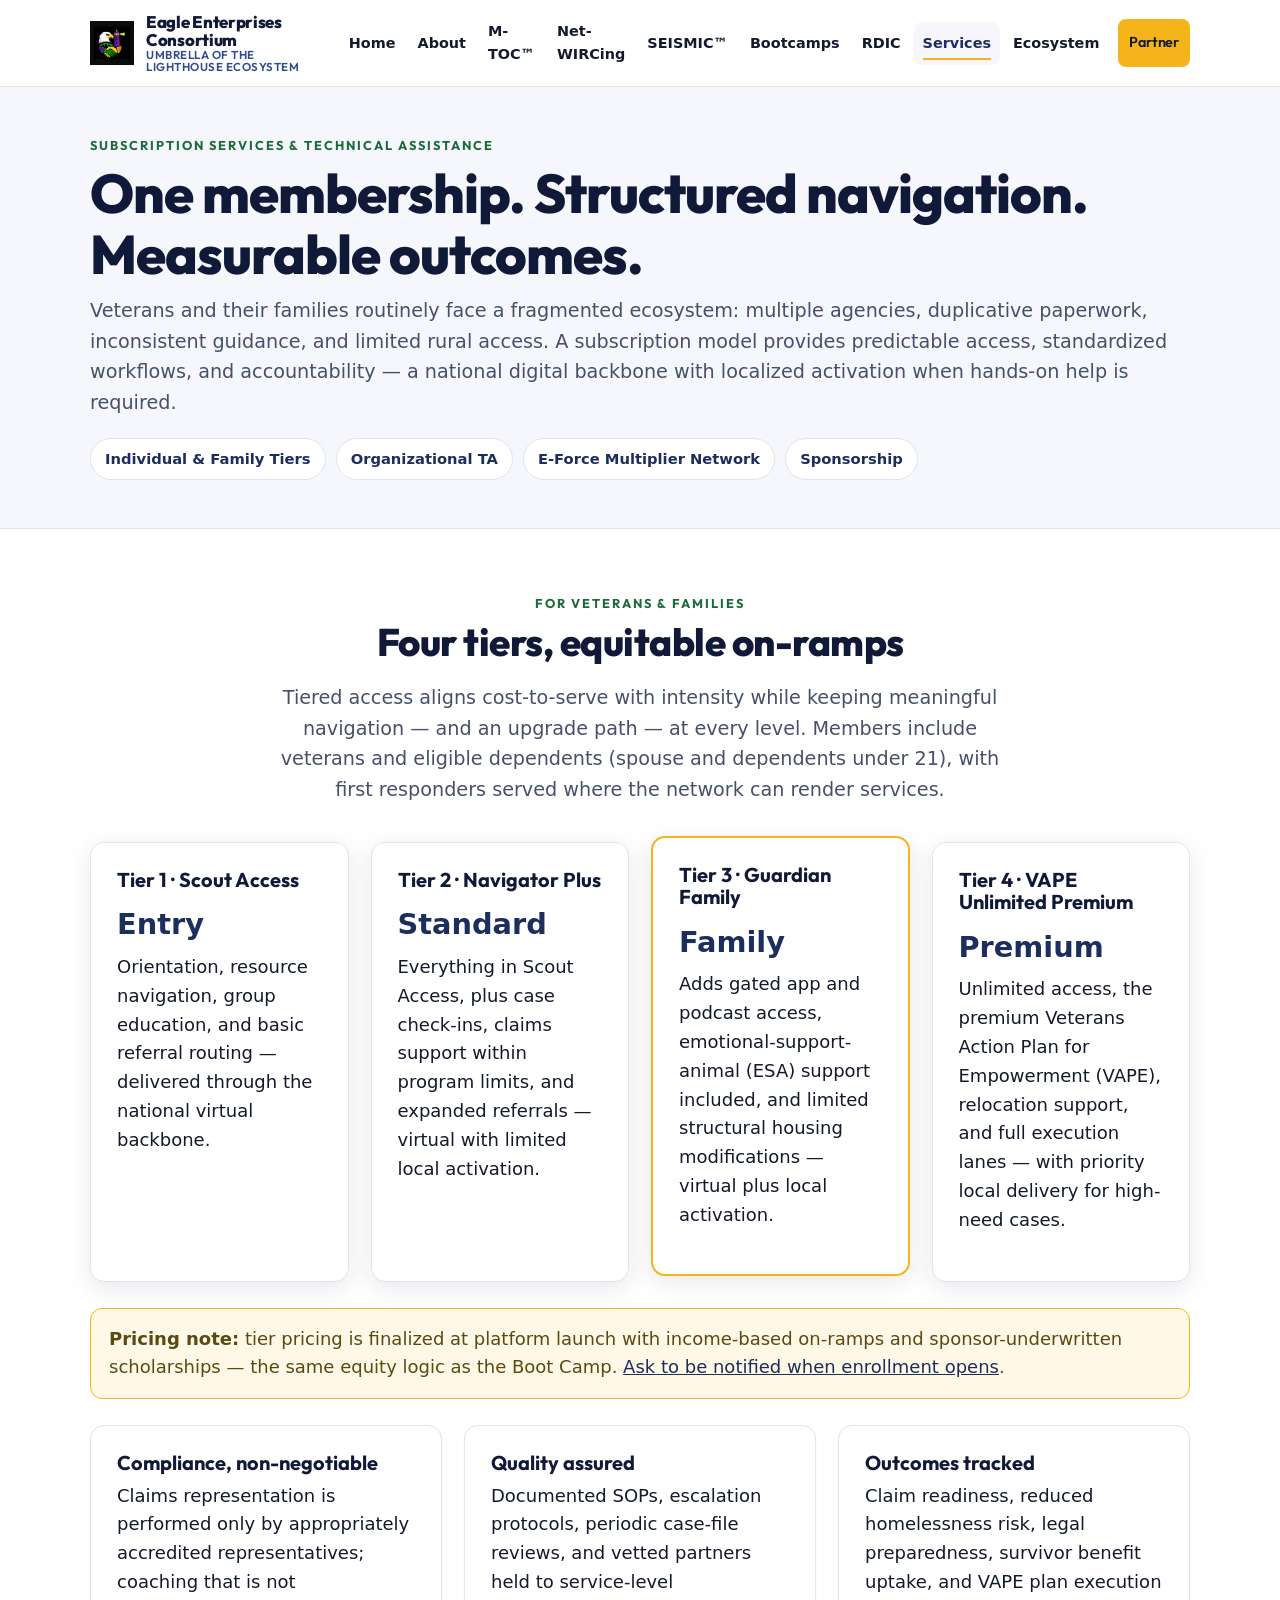
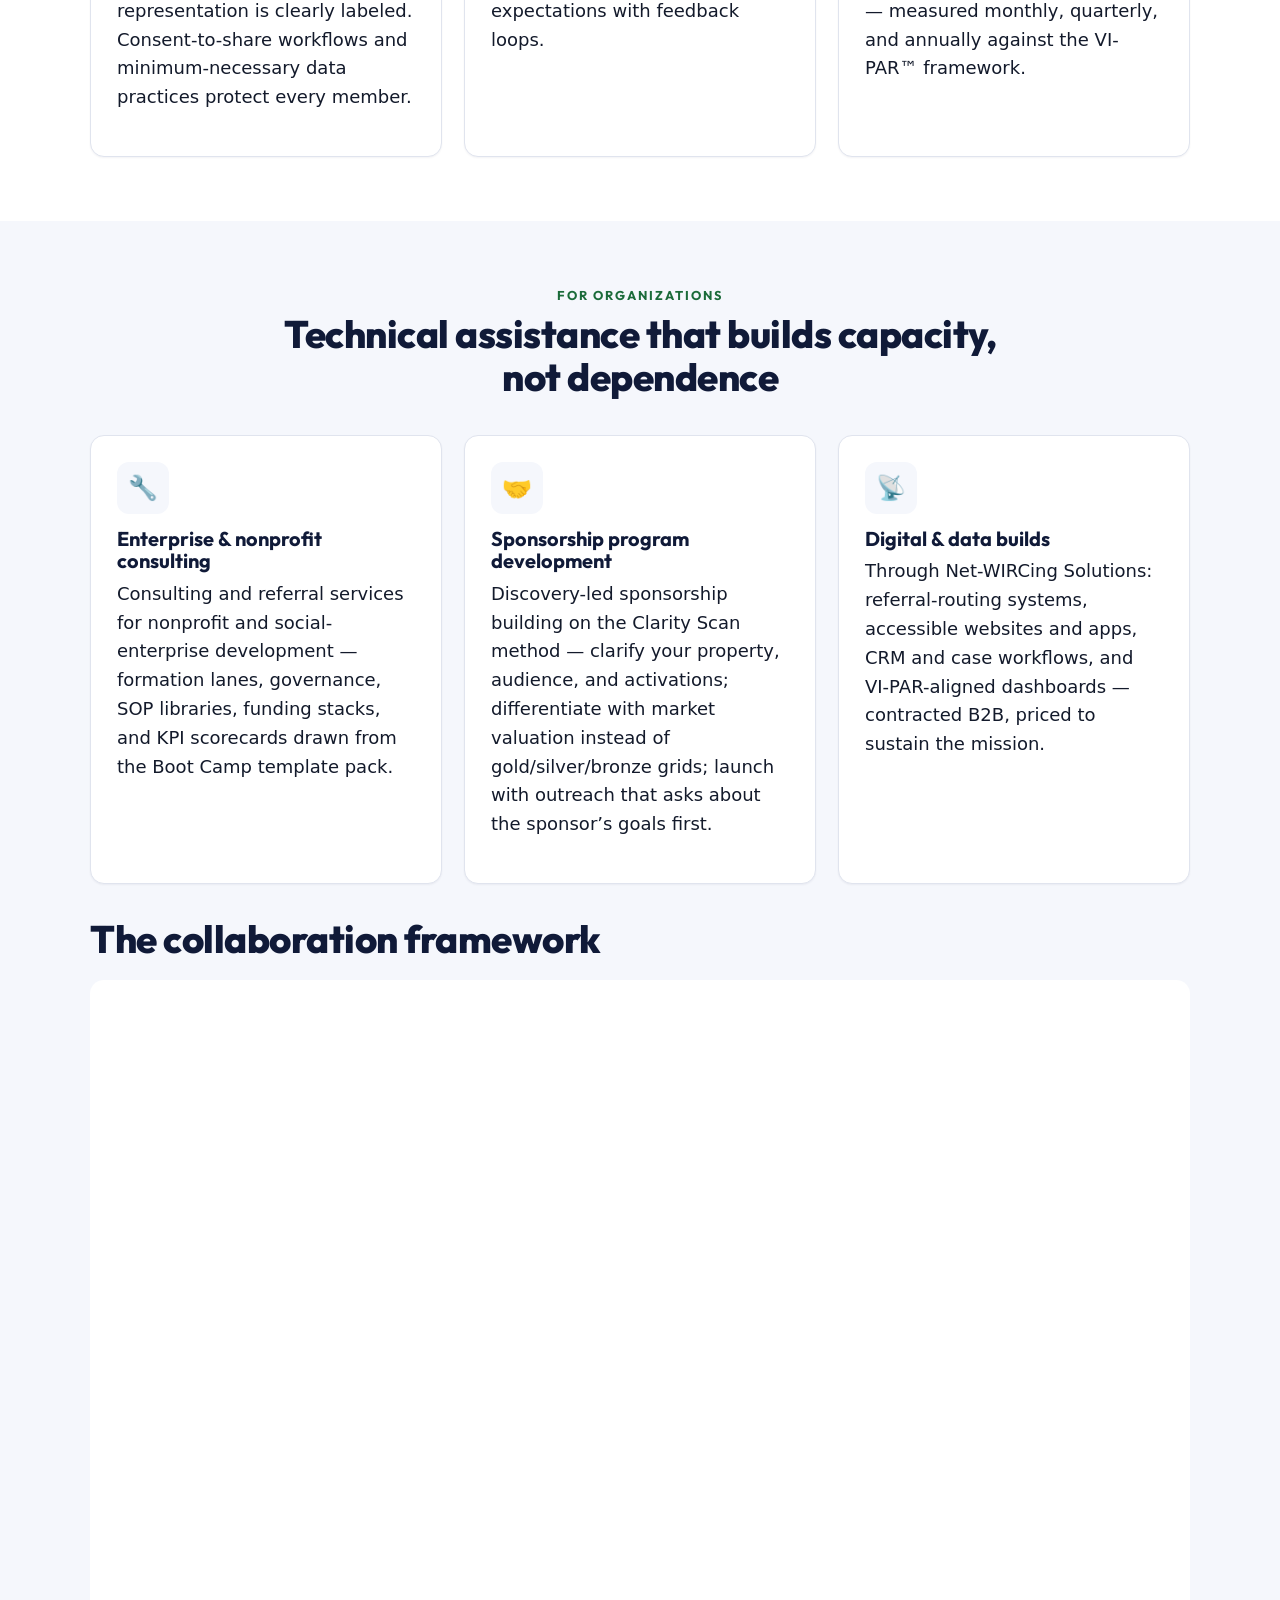
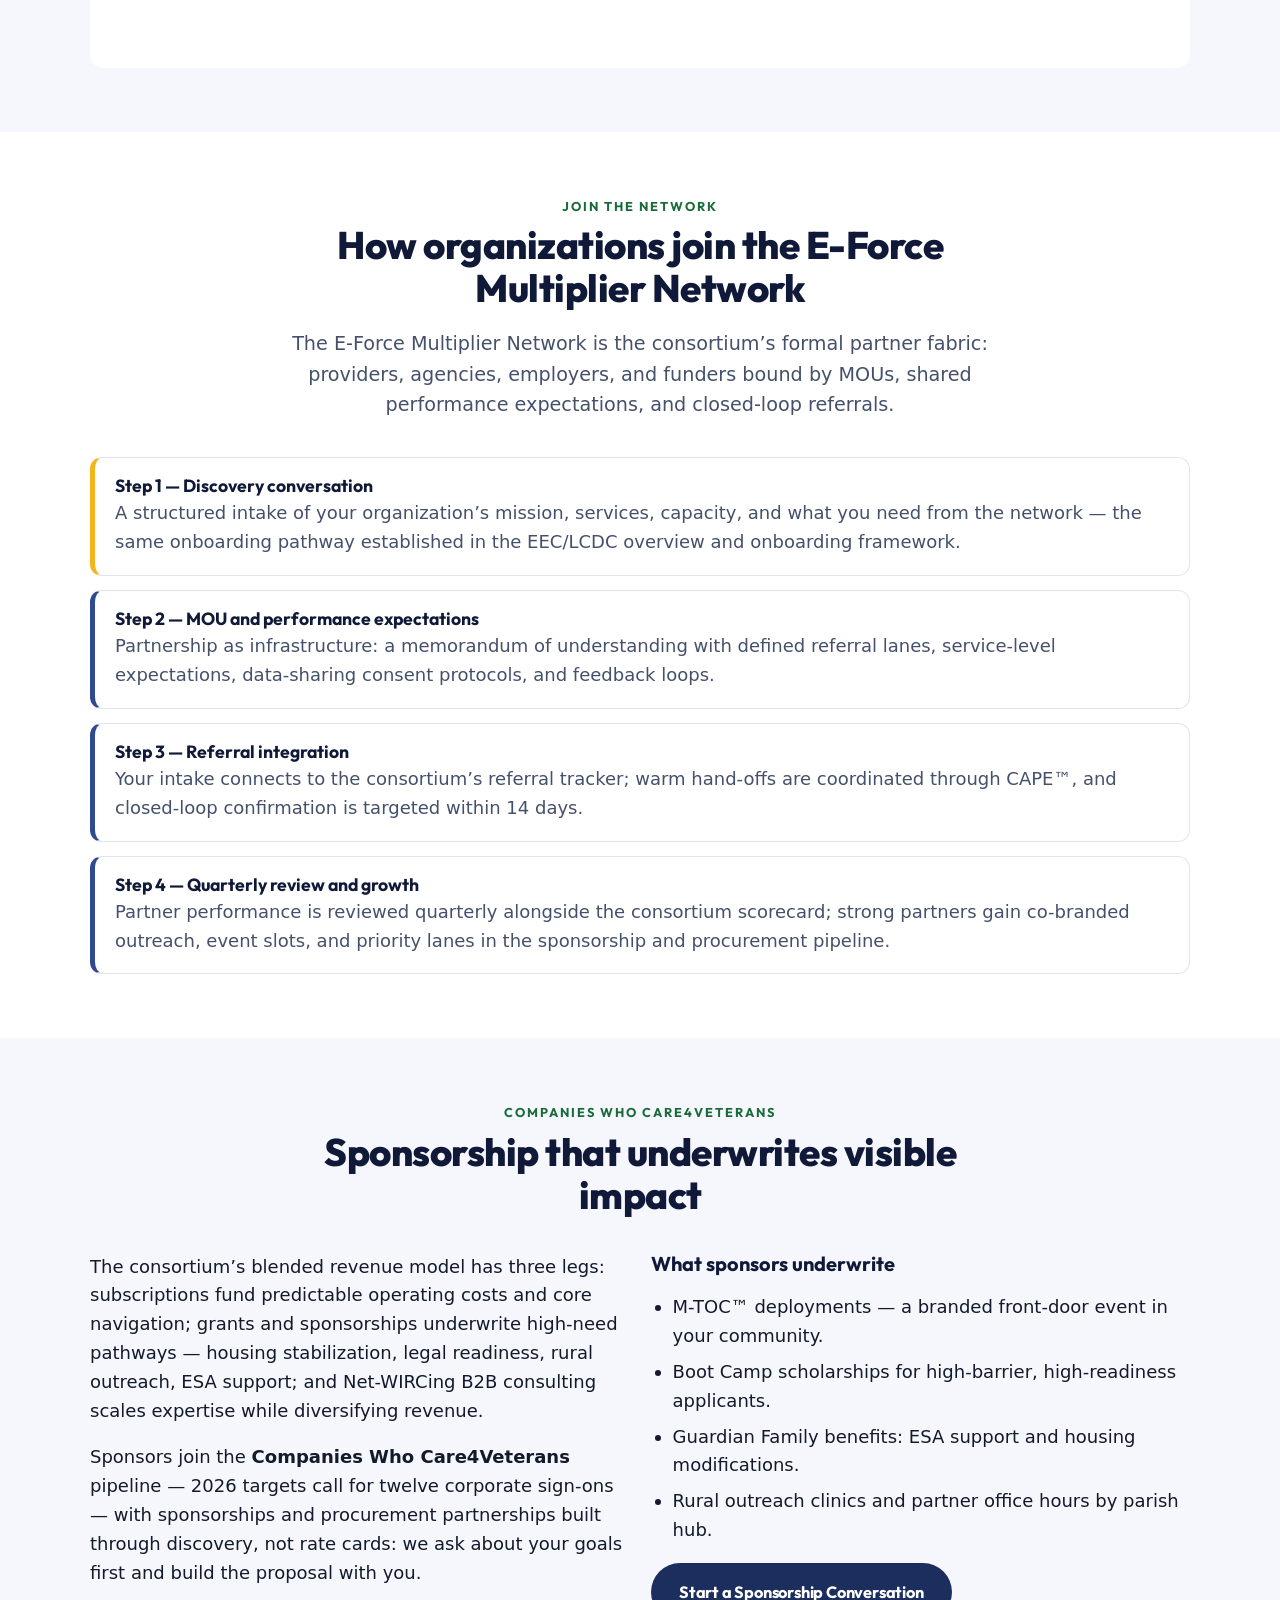
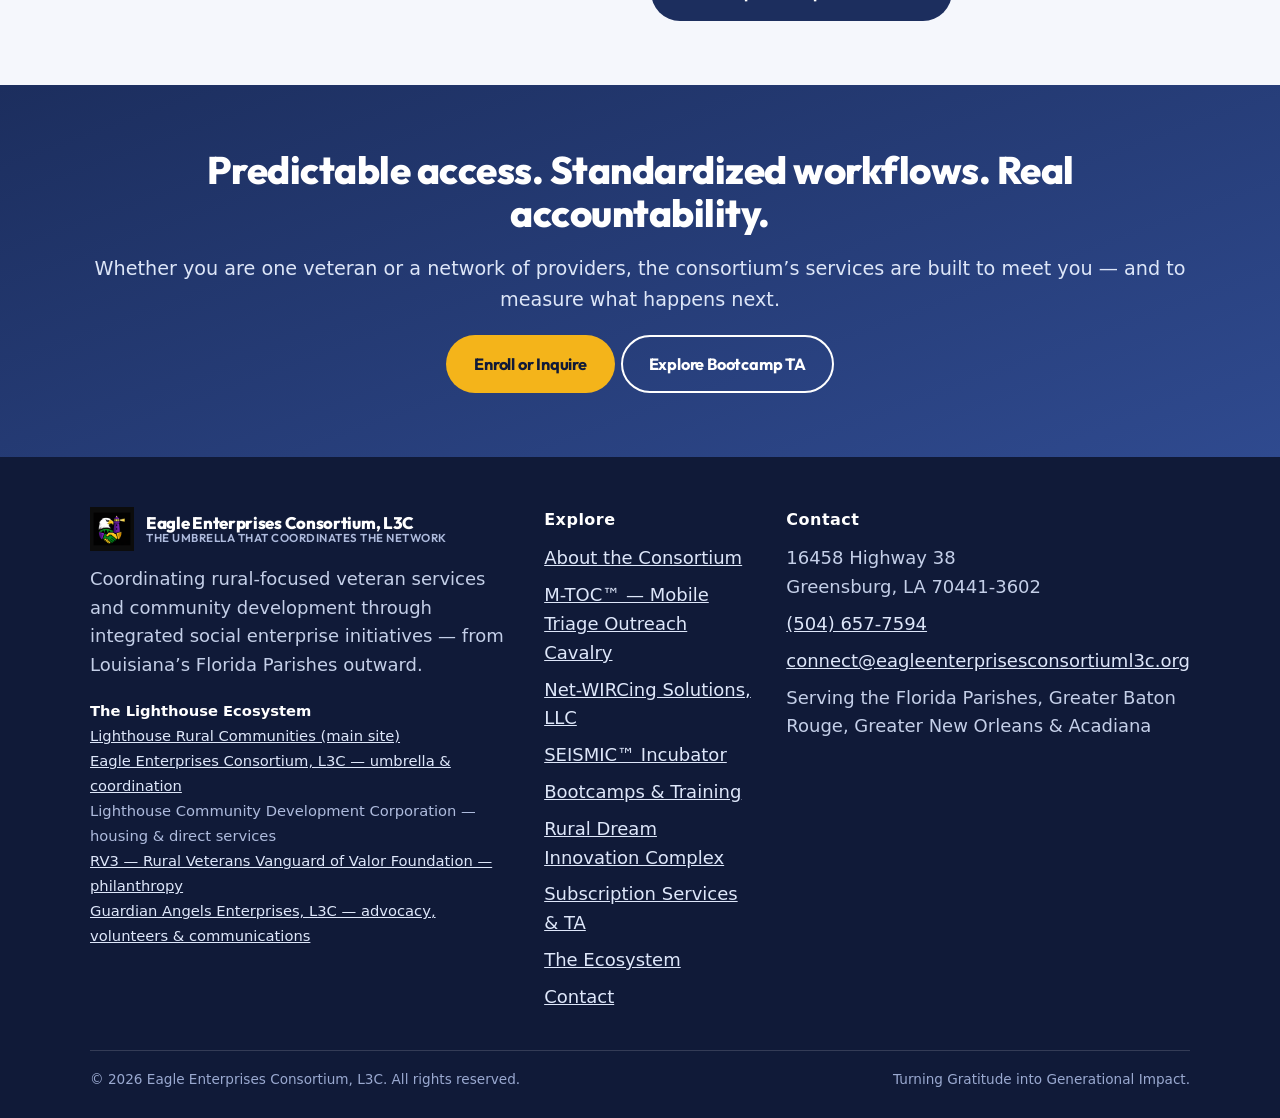
<file: services.html>
<!DOCTYPE html>
<html lang="en">
<head>
  <meta charset="UTF-8">
  <meta name="viewport" content="width=device-width, initial-scale=1.0">
  <title>Subscription Services & Technical Assistance | Eagle Enterprises Consortium, L3C</title>
  <meta name="description" content="EEC's tiered subscription services for veterans and families — Scout Access to VAPE Unlimited Premium — plus organizational technical assistance and membership in the E-Force Multiplier Network.">
  <link rel="canonical" href="https://www.eagleenterprisesconsortiuml3c.org/services">
  <meta property="og:type" content="website">
  <meta property="og:site_name" content="Eagle Enterprises Consortium, L3C">
  <meta property="og:title" content="Subscription Services & Technical Assistance | Eagle Enterprises Consortium, L3C">
  <meta property="og:description" content="EEC's tiered subscription services for veterans and families — Scout Access to VAPE Unlimited Premium — plus organizational technical assistance and membership in the E-Force Multiplier Network.">
  <meta property="og:url" content="https://www.eagleenterprisesconsortiuml3c.org/services">
  <meta name="theme-color" content="#101A38">
  <link rel="icon" type="image/png" href="assets/logo.png">
  <link rel="stylesheet" href="css/styles.css">
</head>
<body>
<a class="skip-link" href="#main">Skip to main content</a>

<header class="site-header">
  <div class="container">
    <nav class="nav" aria-label="Primary">
      <a class="brand" href="index.html">
        <img class="mark" src="assets/logo.png" alt="" width="44" height="44">
        <span class="brand-name">Eagle Enterprises Consortium
          <span class="brand-sub">Umbrella of the Lighthouse Ecosystem</span>
        </span>
      </a>
      <button class="nav-toggle" aria-expanded="false" aria-controls="primary-nav">Menu</button>
      <ul class="nav-links" id="primary-nav">
        <li><a href="index.html">Home</a></li>
        <li><a href="about.html">About</a></li>
        <li><a href="m-toc.html">M-TOC™</a></li>
        <li><a href="net-wircing.html">Net-WIRCing</a></li>
        <li><a href="seismic.html">SEISMIC™</a></li>
        <li><a href="bootcamps.html">Bootcamps</a></li>
        <li><a href="rdic.html">RDIC</a></li>
        <li><a href="services.html" aria-current="page">Services</a></li>
        <li><a href="ecosystem.html">Ecosystem</a></li>
        <li class="nav-cta"><a class="btn btn-gold" href="contact.html">Partner</a></li>
      </ul>
    </nav>
  </div>
</header>

<main id="main">

  <section class="page-hero">
    <div class="container">
      <p class="eyebrow">Subscription Services &amp; Technical Assistance</p>
      <h1>One membership. Structured navigation. Measurable outcomes.</h1>
      <p class="lead">Veterans and their families routinely face a fragmented ecosystem: multiple
      agencies, duplicative paperwork, inconsistent guidance, and limited rural access. A
      subscription model provides predictable access, standardized workflows, and accountability —
      a national digital backbone with localized activation when hands-on help is required.</p>
      <nav class="anchor-nav" aria-label="On this page">
        <a href="#tiers">Individual &amp; Family Tiers</a>
        <a href="#ta">Organizational TA</a>
        <a href="#eforce">E-Force Multiplier Network</a>
        <a href="#sponsors">Sponsorship</a>
      </nav>
    </div>
  </section>

  <section class="section" id="tiers">
    <div class="container">
      <div class="section-head">
        <p class="eyebrow">For Veterans &amp; Families</p>
        <h2>Four tiers, equitable on-ramps</h2>
        <p class="lead">Tiered access aligns cost-to-serve with intensity while keeping meaningful
        navigation — and an upgrade path — at every level. Members include veterans and eligible
        dependents (spouse and dependents under 21), with first responders served where the network
        can render services.</p>
      </div>
      <div class="grid grid-4">
        <div class="tier">
          <h3>Tier 1 · Scout Access</h3>
          <p class="price">Entry</p>
          <p>Orientation, resource navigation, group education, and basic referral routing —
          delivered through the national virtual backbone.</p>
        </div>
        <div class="tier">
          <h3>Tier 2 · Navigator Plus</h3>
          <p class="price">Standard</p>
          <p>Everything in Scout Access, plus case check-ins, claims support within program limits,
          and expanded referrals — virtual with limited local activation.</p>
        </div>
        <div class="tier featured">
          <h3>Tier 3 · Guardian Family</h3>
          <p class="price">Family</p>
          <p>Adds gated app and podcast access, emotional-support-animal (ESA) support included,
          and limited structural housing modifications — virtual plus local activation.</p>
        </div>
        <div class="tier">
          <h3>Tier 4 · VAPE Unlimited Premium</h3>
          <p class="price">Premium</p>
          <p>Unlimited access, the premium Veterans Action Plan for Empowerment (VAPE), relocation
          support, and full execution lanes — with priority local delivery for high-need cases.</p>
        </div>
      </div>
      <div class="notice" style="margin-top:26px">
        <strong>Pricing note:</strong> tier pricing is finalized at platform launch with
        income-based on-ramps and sponsor-underwritten scholarships — the same equity logic as the
        Boot Camp. <a href="contact.html">Ask to be notified when enrollment opens</a>.
      </div>
      <div class="grid grid-3" style="margin-top:26px">
        <div class="card"><h3>Compliance, non-negotiable</h3>
          <p>Claims representation is performed only by appropriately accredited representatives;
          coaching that is not representation is clearly labeled. Consent-to-share workflows and
          minimum-necessary data practices protect every member.</p></div>
        <div class="card"><h3>Quality assured</h3>
          <p>Documented SOPs, escalation protocols, periodic case-file reviews, and vetted partners
          held to service-level expectations with feedback loops.</p></div>
        <div class="card"><h3>Outcomes tracked</h3>
          <p>Claim readiness, reduced homelessness risk, legal preparedness, survivor benefit
          uptake, and VAPE plan execution — measured monthly, quarterly, and annually against the
          VI-PAR™ framework.</p></div>
      </div>
    </div>
  </section>

  <section class="section section--alt" id="ta">
    <div class="container">
      <div class="section-head">
        <p class="eyebrow">For Organizations</p>
        <h2>Technical assistance that builds capacity, not dependence</h2>
      </div>
      <div class="grid grid-3">
        <div class="card"><div class="icon-badge" aria-hidden="true">&#128295;</div>
          <h3>Enterprise &amp; nonprofit consulting</h3>
          <p>Consulting and referral services for nonprofit and social-enterprise development —
          formation lanes, governance, SOP libraries, funding stacks, and KPI scorecards drawn from
          the Boot Camp template pack.</p></div>
        <div class="card"><div class="icon-badge" aria-hidden="true">&#129309;</div>
          <h3>Sponsorship program development</h3>
          <p>Discovery-led sponsorship building on the Clarity Scan method — clarify your property,
          audience, and activations; differentiate with market valuation instead of gold/silver/bronze
          grids; launch with outreach that asks about the sponsor&rsquo;s goals first.</p></div>
        <div class="card"><div class="icon-badge" aria-hidden="true">&#128225;</div>
          <h3>Digital &amp; data builds</h3>
          <p>Through Net-WIRCing Solutions: referral-routing systems, accessible websites and apps,
          CRM and case workflows, and VI-PAR-aligned dashboards — contracted B2B, priced to sustain
          the mission.</p></div>
      </div>
      <h2 style="margin-top:34px">The collaboration framework</h2>
      <div class="embed-16x9 flipbook-embed">
        <iframe src="https://heyzine.com/flip-book/0f14cd15d3.html" title="Proposed Collaboration Framework flipbook" loading="lazy" allowfullscreen></iframe>
      </div>
    </div>
  </section>

  <section class="section" id="eforce">
    <div class="container">
      <div class="section-head">
        <p class="eyebrow">Join the Network</p>
        <h2>How organizations join the E-Force Multiplier Network</h2>
        <p class="lead">The E-Force Multiplier Network is the consortium&rsquo;s formal partner
        fabric: providers, agencies, employers, and funders bound by MOUs, shared performance
        expectations, and closed-loop referrals.</p>
      </div>
      <div class="eco-list">
        <div class="eco-item" style="border-left-color:#F4B41A"><div>
          <h3>Step 1 — Discovery conversation</h3>
          <p>A structured intake of your organization&rsquo;s mission, services, capacity, and what
          you need from the network — the same onboarding pathway established in the EEC/LCDC
          overview and onboarding framework.</p></div></div>
        <div class="eco-item"><div>
          <h3>Step 2 — MOU and performance expectations</h3>
          <p>Partnership as infrastructure: a memorandum of understanding with defined referral
          lanes, service-level expectations, data-sharing consent protocols, and feedback loops.</p></div></div>
        <div class="eco-item"><div>
          <h3>Step 3 — Referral integration</h3>
          <p>Your intake connects to the consortium&rsquo;s referral tracker; warm hand-offs are
          coordinated through CAPE™, and closed-loop confirmation is targeted within 14 days.</p></div></div>
        <div class="eco-item"><div>
          <h3>Step 4 — Quarterly review and growth</h3>
          <p>Partner performance is reviewed quarterly alongside the consortium scorecard;
          strong partners gain co-branded outreach, event slots, and priority lanes in the
          sponsorship and procurement pipeline.</p></div></div>
      </div>
    </div>
  </section>

  <section class="section section--alt" id="sponsors">
    <div class="container">
      <div class="section-head">
        <p class="eyebrow">Companies Who Care4Veterans</p>
        <h2>Sponsorship that underwrites visible impact</h2>
      </div>
      <div class="grid grid-2">
        <div class="prose">
          <p>The consortium&rsquo;s blended revenue model has three legs: subscriptions fund
          predictable operating costs and core navigation; grants and sponsorships underwrite
          high-need pathways — housing stabilization, legal readiness, rural outreach, ESA support;
          and Net-WIRCing B2B consulting scales expertise while diversifying revenue.</p>
          <p>Sponsors join the <strong>Companies Who Care4Veterans</strong> pipeline — 2026 targets
          call for twelve corporate sign-ons — with sponsorships and procurement partnerships built
          through discovery, not rate cards: we ask about your goals first and build the proposal
          with you.</p>
        </div>
        <div class="prose">
          <h3>What sponsors underwrite</h3>
          <ul>
            <li>M-TOC™ deployments — a branded front-door event in your community.</li>
            <li>Boot Camp scholarships for high-barrier, high-readiness applicants.</li>
            <li>Guardian Family benefits: ESA support and housing modifications.</li>
            <li>Rural outreach clinics and partner office hours by parish hub.</li>
          </ul>
          <a class="btn btn-primary" href="contact.html">Start a Sponsorship Conversation</a>
        </div>
      </div>
    </div>
  </section>

  <section class="section cta-band">
    <div class="container" style="text-align:center">
      <h2>Predictable access. Standardized workflows. Real accountability.</h2>
      <p class="lead">Whether you are one veteran or a network of providers, the consortium&rsquo;s
      services are built to meet you — and to measure what happens next.</p>
      <div class="hero-ctas" style="justify-content:center">
        <a class="btn btn-gold" href="contact.html">Enroll or Inquire</a>
        <a class="btn btn-ghost" href="bootcamps.html">Explore Bootcamp TA</a>
      </div>
    </div>
  </section>

</main>

<footer class="site-footer">
  <div class="container">
    <div class="footer-grid">
      <div>
        <a class="brand" href="index.html" style="color:#fff">
          <img class="mark" src="assets/logo.png" alt="" width="44" height="44">
          <span class="brand-name" style="color:#fff">Eagle Enterprises Consortium, L3C
            <span class="brand-sub" style="color:#AEBBDD">The umbrella that coordinates the network</span>
          </span>
        </a>
        <p style="margin-top:14px">Coordinating rural-focused veteran services and community development
        through integrated social enterprise initiatives — from Louisiana&rsquo;s Florida Parishes outward.</p>
        <p class="footer-entities"><strong style="color:#fff">The Lighthouse Ecosystem</strong><br>
          <a href="https://lighthouse-rural-communities.vercel.app">Lighthouse Rural Communities (main site)</a><br>
          <a href="https://www.eagleenterprisesconsortiuml3c.org">Eagle Enterprises Consortium, L3C — umbrella &amp; coordination</a><br>
          Lighthouse Community Development Corporation — housing &amp; direct services<br>
          <a href="https://www.rv3vanguardofvalor.org">RV3 — Rural Veterans Vanguard of Valor Foundation — philanthropy</a><br>
          <a href="https://www.guardianangelsenterprises.org">Guardian Angels Enterprises, L3C — advocacy, volunteers &amp; communications</a>
        </p>
      </div>
      <div>
        <h4>Explore</h4>
        <ul>
          <li><a href="about.html">About the Consortium</a></li>
          <li><a href="m-toc.html">M-TOC™ — Mobile Triage Outreach Cavalry</a></li>
          <li><a href="net-wircing.html">Net-WIRCing Solutions, LLC</a></li>
          <li><a href="seismic.html">SEISMIC™ Incubator</a></li>
          <li><a href="bootcamps.html">Bootcamps &amp; Training</a></li>
          <li><a href="rdic.html">Rural Dream Innovation Complex</a></li>
          <li><a href="services.html">Subscription Services &amp; TA</a></li>
          <li><a href="ecosystem.html">The Ecosystem</a></li>
          <li><a href="contact.html">Contact</a></li>
        </ul>
      </div>
      <div>
        <h4>Contact</h4>
        <ul>
          <li>16458 Highway 38<br>Greensburg, LA 70441-3602</li>
          <li><a href="tel:+15046577594">(504) 657-7594</a></li>
          <li><a href="mailto:connect@eagleenterprisesconsortiuml3c.org">connect@eagleenterprisesconsortiuml3c.org</a></li>
          <li>Serving the Florida Parishes, Greater Baton Rouge, Greater New Orleans &amp; Acadiana</li>
        </ul>
      </div>
    </div>
    <div class="footer-bottom">
      <span>&copy; <span id="year">2026</span> Eagle Enterprises Consortium, L3C. All rights reserved.</span>
      <span>Turning Gratitude into Generational Impact.</span>
    </div>
  </div>
</footer>

<script src="js/main.js"></script>
</body>
</html>
</file>
<file: css/styles.css>
/* ============================================================
   Eagle Enterprises Consortium, L3C — Lighthouse ecosystem
   Design system: deep navy / eagle gold / green support on white.
   Text colors chosen for WCAG 2.2 AA contrast on white.
   navy-900 #101A38 · navy-700 #1C2E5E (text-safe on white)
   steel-500 #2F4A8F · gold-500 #F4B41A (accents/borders ONLY)
   gold-600 #9A6A00 (text-safe gold) · green-700 #1B6B3A
   ============================================================ */

@import url('https://fonts.googleapis.com/css2?family=Outfit:wght@500;600;700;800;900&display=swap');

:root {
  /* Brand */
  --navy-900: #101A38;
  --navy-700: #1C2E5E;   /* primary text-safe navy on white (>= 12:1) */
  --steel-500: #2F4A8F;
  --gold-500:   #F4B41A;   /* accents/borders ONLY, never text on white */
  --gold-600:   #9A6A00;   /* gold dark enough for text on white if needed */
  --green-700:  #1B6B3A;   /* text-safe green on white */
  --green-500:  #2E9E54;

  --ink:    #131A2B;   /* near-black, body text */
  --muted:  #45506B;   /* secondary text, passes AA */
  --line:   #E0E4EE;   /* hairlines */
  --bg:     #FFFFFF;
  --bg-alt: #F5F7FC;   /* very light navy wash */
  --bg-dark:#0C1428;   /* dark navy section */

  --maxw: 1140px;
  --radius: 14px;
  --shadow: 0 6px 24px rgba(16,26,56,.10);
  --shadow-lg: 0 14px 40px rgba(16,26,56,.16);
  --font: "Segoe UI", system-ui, -apple-system, Roboto, Helvetica, Arial, sans-serif;
  --font-display: "Outfit", "Segoe UI", system-ui, sans-serif;
  --ease: cubic-bezier(0.16, 1, 0.3, 1);
}

* { box-sizing: border-box; }
html { scroll-behavior: smooth; }

body {
  margin: 0;
  font-family: var(--font);
  color: var(--ink);
  background: var(--bg);
  font-size: 18px;
  line-height: 1.6;
  -webkit-font-smoothing: antialiased;
}

img { max-width: 100%; height: auto; display: block; }
a { color: var(--navy-700); }
a:hover { color: var(--steel-500); }

/* Skip link for keyboard/screen-reader users */
.skip-link {
  position: absolute; left: -999px; top: 0;
  background: var(--navy-900); color: #fff; padding: 12px 18px;
  z-index: 1000; border-radius: 0 0 8px 0;
}
.skip-link:focus { left: 0; color:#fff; }

/* Visible focus everywhere */
a:focus-visible, button:focus-visible, input:focus-visible,
select:focus-visible, textarea:focus-visible, [tabindex]:focus-visible {
  outline: 3px solid var(--gold-500);
  outline-offset: 2px;
}

.container { width: 100%; max-width: var(--maxw); margin: 0 auto; padding: 0 20px; }
.sr-only {
  position: absolute; width: 1px; height: 1px; padding: 0; margin: -1px;
  overflow: hidden; clip: rect(0,0,0,0); white-space: nowrap; border: 0;
}

/* ---------- Typography ---------- */
h1, h2, h3 { font-family: var(--font-display); line-height: 1.12; color: var(--navy-900); margin: 0 0 .5em; }
h1 { font-size: clamp(2.1rem, 5.4vw, 3.4rem); letter-spacing: -1px; font-weight: 800; }
h2 { font-size: clamp(1.7rem, 3.6vw, 2.4rem); letter-spacing: -.5px; font-weight: 800; }
h3 { font-size: 1.25rem; }
p { margin: 0 0 1em; }
.lead { font-size: 1.2rem; color: var(--muted); }
.eyebrow {
  text-transform: uppercase; letter-spacing: 2px; font-size: .8rem; font-weight: 700;
  color: var(--green-700); margin: 0 0 .6em;
}

/* ---------- Buttons ---------- */
.btn {
  display: inline-block; font-family: var(--font-display); font-weight: 700; font-size: 1.02rem;
  padding: 14px 26px; border-radius: 999px; text-decoration: none; letter-spacing: -.2px;
  border: 2px solid transparent; cursor: pointer;
  transition: transform .2s var(--ease), box-shadow .2s var(--ease), background .2s var(--ease);
  min-height: 48px;
}
.btn:hover { transform: translateY(-2px); box-shadow: 0 10px 22px rgba(16,26,56,.18); }
.btn:active { transform: translateY(0) scale(.98); }
.btn-primary { background: var(--navy-700); color: #fff; }
.btn-primary:hover { background: var(--navy-900); color:#fff; }
.btn-gold { background: var(--gold-500); color: var(--navy-900); }
.btn-gold:hover { background: var(--gold-600); color:#fff; }
.btn-ghost { background: transparent; color: var(--navy-700); border-color: var(--navy-700); }
.btn-ghost:hover { background: var(--navy-700); color:#fff; }
.btn-block { display:block; width:100%; text-align:center; }

/* ---------- Header / nav ---------- */
.site-header { position: sticky; top: 0; z-index: 100; background: #fff; border-bottom: 1px solid var(--line); }
.nav { display: flex; align-items: center; justify-content: space-between; gap: 16px; padding: 10px 0; }
.brand { display: flex; align-items: center; gap: 12px; text-decoration: none; color: var(--navy-900); }
.brand .mark { width: 44px; height: 44px; flex: 0 0 44px; }
.brand .brand-name { font-weight: 800; font-size: 1.05rem; line-height: 1.05; color: var(--navy-900); }
.brand .brand-sub { display:block; font-weight: 600; font-size: .72rem; letter-spacing: .5px; color: var(--steel-500); text-transform: uppercase; }

.nav-links { display: flex; align-items: center; gap: 4px; list-style: none; margin: 0; padding: 0; }
.nav-links a {
  display: block; padding: 10px 9px; text-decoration: none; color: var(--ink);
  font-weight: 600; font-size: .9rem; border-radius: 8px;
}
.nav-links a:hover, .nav-links a[aria-current="page"] { background: var(--bg-alt); color: var(--navy-700); }
.nav-cta { margin-left: 6px; }

.nav-toggle {
  display: none; background: var(--navy-700); color:#fff; border: 0; border-radius: 10px;
  padding: 10px 14px; font-size: 1rem; font-weight: 700; cursor: pointer; min-height: 44px;
}

@media (max-width: 1080px) {
  .nav-toggle { display: inline-block; }
  .nav-links {
    display: none; position: absolute; left: 0; right: 0; top: 100%;
    flex-direction: column; align-items: stretch; gap: 0;
    background: #fff; border-bottom: 1px solid var(--line); padding: 8px 16px 16px;
    box-shadow: var(--shadow);
  }
  .nav-links.open { display: flex; }
  .nav-links a { padding: 14px 8px; border-bottom: 1px solid var(--line); }
  .nav-cta { margin: 10px 0 0; }
  .site-header .container { position: relative; }
}

/* ---------- Sections ---------- */
.section { padding: 64px 0; }
.section--alt { background: var(--bg-alt); }
.section--dark { background: var(--bg-dark); color: #E7ECF6; }
.section--dark h1, .section--dark h2, .section--dark h3 { color: #fff; }
.section--dark .lead { color: #BCC9E4; }
.section-head { max-width: 760px; margin: 0 auto 36px; text-align: center; }

/* ---------- Hero ---------- */
.hero {
  background:
    radial-gradient(900px 400px at 80% -10%, rgba(244,180,26,.18), transparent 60%),
    linear-gradient(160deg, var(--navy-900), var(--navy-700) 70%);
  color: #fff; padding: 72px 0 80px;
}
.hero h1 { color: #fff; max-width: 18ch; }
.hero .lead { color: #DDE6F8; max-width: 60ch; }
.hero .hero-ctas { display: flex; flex-wrap: wrap; gap: 14px; margin-top: 26px; }
.hero .trust-row { margin-top: 28px; color:#C6D2EE; font-size:.95rem; display:flex; flex-wrap:wrap; gap:8px 22px; }
.hero .trust-row b { color:#fff; }

/* ---------- Grid / cards ---------- */
.grid { display: grid; gap: 22px; }
.grid-2 { grid-template-columns: repeat(2, 1fr); }
.grid-3 { grid-template-columns: repeat(3, 1fr); }
.grid-4 { grid-template-columns: repeat(4, 1fr); }
@media (max-width: 900px) { .grid-3, .grid-4 { grid-template-columns: repeat(2, 1fr); } }
@media (max-width: 600px) { .grid-2, .grid-3, .grid-4 { grid-template-columns: 1fr; } }

.card {
  background: #fff; border: 1px solid var(--line); border-radius: var(--radius);
  padding: 26px; box-shadow: 0 1px 2px rgba(16,26,56,.05); height: 100%;
  transition: transform .25s var(--ease), box-shadow .25s var(--ease), border-color .25s var(--ease);
}
.card:hover { transform: translateY(-4px); box-shadow: var(--shadow-lg); border-color: #CBD4EA; }
.card .card-cta { transition: transform .2s var(--ease); }
.card:hover .card-cta { transform: translateX(3px); }
.card--accent { border-top: 5px solid var(--gold-500); }
.card h3 { margin-bottom: .35em; }
.card .tag { display:inline-block; font-size:.72rem; font-weight:700; letter-spacing:1px; text-transform:uppercase;
  color: var(--green-700); background: #E9F6EE; padding: 3px 9px; border-radius: 999px; margin-bottom: 12px; }
.card .card-cta { display:inline-block; margin-top: 8px; font-weight:700; text-decoration:none; color: var(--navy-700); }
.card .card-cta::after { content: " →"; }

.icon-badge {
  width: 52px; height: 52px; border-radius: 12px; display:grid; place-items:center;
  background: var(--bg-alt); margin-bottom: 14px; color: var(--navy-700); font-size: 1.5rem;
}

/* ---------- Ecosystem rows ---------- */
.eco-list { display:grid; gap: 14px; }
.eco-item { display:flex; gap:16px; align-items:flex-start; background:#fff; border:1px solid var(--line);
  border-left: 5px solid var(--steel-500); border-radius: 12px; padding: 18px 20px; }
.eco-item h3 { margin: 0 0 .2em; font-size: 1.1rem; }
.eco-item p { margin: 0; color: var(--muted); }

/* ---------- Stats ---------- */
.stats { display:grid; grid-template-columns: repeat(4,1fr); gap: 18px; }
@media (max-width: 700px){ .stats { grid-template-columns: repeat(2,1fr); } }
.stat { text-align:center; padding: 18px; }
.stat b { display:block; font-size: 2rem; color: var(--gold-600); }
.stat span { color: var(--muted); font-size: .95rem; }
/* On the dark band, stats must be light for contrast */
.section--dark .stat b { color: #F4B41A; }
.section--dark .stat span { color: #E7ECF6; }

/* Metric cards — clickable stat tiles that link out to a live dashboard. */
.metric-grid { display:grid; grid-template-columns: repeat(4,1fr); gap: 18px; }
@media (max-width: 860px){ .metric-grid { grid-template-columns: repeat(2,1fr); } }
@media (max-width: 480px){ .metric-grid { grid-template-columns: 1fr; } }
a.metric-card {
  display: block; text-align: center; text-decoration: none;
  background: #fff; border: 1px solid var(--line); border-radius: var(--radius);
  padding: 26px 18px; box-shadow: 0 1px 2px rgba(16,26,56,.05);
  transition: transform .25s var(--ease), box-shadow .25s var(--ease), border-color .25s var(--ease);
}
a.metric-card:hover { transform: translateY(-4px); box-shadow: var(--shadow-lg); border-color: #CBD4EA; }
.metric-card .metric-value { font-family: var(--font-display); font-weight: 900; font-size: 2.5rem; color: var(--gold-600); line-height: 1; }
.metric-card .metric-label { display: block; color: var(--ink); font-weight: 600; font-size: .92rem; margin-top: 10px; }
.metric-card .metric-trend {
  display: inline-block; margin-top: 12px; font-size: .72rem; font-weight: 700; letter-spacing: .3px;
  padding: 3px 10px; border-radius: 999px; background: #E9F6EE; color: var(--green-700);
}
.metric-card .metric-view { display: block; margin-top: 14px; font-size: .82rem; font-weight: 700; color: var(--navy-700); }
.metric-card .metric-view::after { content: " \2192"; }

/* ---------- Forms ---------- */
.form-wrap { background:#fff; border:1px solid var(--line); border-radius: var(--radius); padding: 28px; box-shadow: var(--shadow); }
.field { margin-bottom: 18px; }
.field label { display:block; font-weight: 700; margin-bottom: 6px; color: var(--ink); }
.field .req { color: #B00020; }
.field input, .field select, .field textarea {
  width: 100%; padding: 13px 14px; font-size: 1rem; font-family: inherit;
  border: 2px solid var(--line); border-radius: 10px; background: #fff; color: var(--ink);
}
.field input:focus, .field select:focus, .field textarea:focus { border-color: var(--steel-500); }
.field textarea { min-height: 120px; resize: vertical; }
.checkrow { display:grid; grid-template-columns: repeat(2,1fr); gap: 8px 18px; }
@media (max-width:600px){ .checkrow { grid-template-columns:1fr; } }
.checkrow label { font-weight: 500; display:flex; gap:10px; align-items:center; }
.checkrow input { width:auto; }
.form-hint { font-size: .9rem; color: var(--muted); }
.form-status { margin-top: 16px; padding: 14px 16px; border-radius: 10px; font-weight: 600; display:none; }
.form-status.show { display:block; }
.form-status.ok { background:#E9F6EE; color: var(--green-700); border:1px solid #Bfe6cd; }
.form-status.err { background:#FDECEE; color:#B00020; border:1px solid #f3c2c8; }

/* ---------- Audience strip ---------- */
.cta-band { background: linear-gradient(160deg, var(--navy-700), var(--steel-500)); color:#fff; }
.cta-band h2 { color:#fff; }
.cta-band .lead { color:#DDE6F8; }
.cta-band .btn-ghost { color:#fff; border-color:#fff; }
.cta-band .btn-ghost:hover { background:#fff; color: var(--navy-700); }

/* ---------- Footer ---------- */
.site-footer { background: var(--navy-900); color: #C4CFE8; padding: 50px 0 28px; }
.site-footer a { color: #DEE7FA; }
.footer-grid { display:grid; grid-template-columns: 2fr 1fr 1fr; gap: 30px; }
@media (max-width: 800px){ .footer-grid { grid-template-columns: 1fr; } }
.site-footer h4 { color:#fff; margin: 0 0 12px; font-size: 1rem; letter-spacing:.5px; }
.site-footer ul { list-style:none; margin:0; padding:0; }
.site-footer li { margin-bottom: 8px; }
.footer-entities { font-size:.92rem; line-height:1.7; color:#AEBBDD; }
.footer-bottom { border-top:1px solid rgba(255,255,255,.15); margin-top: 30px; padding-top: 18px;
  font-size:.85rem; color:#9AA9D0; display:flex; flex-wrap:wrap; justify-content:space-between; gap:10px; }

/* ---------- Images (graceful: missing files hide themselves) ---------- */
.entity-logo {
  width: 76px; height: 76px; flex: 0 0 76px; object-fit: contain;
  border-radius: 12px; background: #fff; padding: 6px; border: 1px solid var(--line);
}
.entity-logo--dark { background: #0c0c0c; border-color: #0c0c0c; }
.video-figure video.brandshot { display: block; width: 100%; height: auto; background: #0c0c0c; }
.brand-band { background: var(--bg-dark); }
.brand-band video { max-width: 760px; margin: 0 auto; border-radius: var(--radius); box-shadow: var(--shadow-lg); }
.embed-16x9 { position: relative; width: 100%; aspect-ratio: 16 / 9; border-radius: var(--radius);
  overflow: hidden; box-shadow: var(--shadow); border: 1px solid var(--line); background: #0c0c0c; }
.embed-16x9 iframe { position: absolute; inset: 0; width: 100%; height: 100%; border: 0; }
.flipbook-embed { aspect-ratio: 16 / 10; background: #fff; border: 0; box-shadow: none; }
.facility-grid { display: grid; grid-template-columns: 1fr 1fr; gap: 22px; }
@media (max-width: 700px) { .facility-grid { grid-template-columns: 1fr; } }
.brandshot {
  width: 100%; border-radius: var(--radius); border: 1px solid var(--line);
  box-shadow: var(--shadow); object-fit: cover; background: var(--bg-alt);
}
figure.media { margin: 0; }
figure.media figcaption { font-size: .92rem; color: var(--muted); margin-top: 10px; text-align: center; }
.hero-seal {
  width: clamp(180px, 26vw, 300px); height: auto; filter: drop-shadow(0 14px 34px rgba(0,0,0,.35));
}

/* ---------- Misc ---------- */
.breadcrumb { font-size:.9rem; color: var(--muted); padding: 14px 0 0; }
.page-hero { background: var(--bg-alt); padding: 48px 0; border-bottom:1px solid var(--line); }
.page-hero h1 { margin-bottom:.2em; }
.anchor-nav { display:flex; flex-wrap:wrap; gap:10px; margin-top: 18px; }
.anchor-nav a { background:#fff; border:1px solid var(--line); padding:8px 14px; border-radius:999px;
  text-decoration:none; font-weight:600; font-size:.92rem; color: var(--navy-700); }
.anchor-nav a:hover { background: var(--navy-700); color:#fff; }
.prose { max-width: 760px; }
.prose ul { padding-left: 1.2em; }
.prose li { margin-bottom: .4em; }
.tiers { display:grid; grid-template-columns:repeat(3,1fr); gap:22px; }
@media (max-width:800px){ .tiers{ grid-template-columns:1fr; } }
.tier { border:1px solid var(--line); border-radius:var(--radius); padding:26px; background:#fff; box-shadow:var(--shadow); }
.tier.featured { border:2px solid var(--gold-500); }
.tier .price { font-size:1.8rem; font-weight:800; color:var(--navy-700); margin:.2em 0; }
.notice { background:#FFF8E6; border:1px solid var(--gold-500); border-radius:12px; padding:16px 18px; color:#5a4a12; }

/* ---------- Taste pass: display brand, kinetic links, hero beam ---------- */
.brand .brand-name { font-family: var(--font-display); letter-spacing: -.3px; }
.eyebrow { font-family: var(--font-display); }

/* Animated underline on primary nav (desktop) */
@media (min-width: 1081px) {
  .nav-links > li:not(.nav-cta) > a { position: relative; }
  .nav-links > li:not(.nav-cta) > a::after {
    content: ""; position: absolute; left: 9px; right: 9px; bottom: 5px; height: 2px;
    background: var(--gold-500); transform: scaleX(0); transform-origin: left;
    transition: transform .25s var(--ease);
  }
  .nav-links > li:not(.nav-cta) > a:hover::after,
  .nav-links > li:not(.nav-cta) > a[aria-current="page"]::after { transform: scaleX(1); }
}

/* Hero: slow sweeping gold beam over navy behind the headline (decorative) */
.hero { position: relative; overflow: hidden; }
.hero::before {
  content: ""; position: absolute; top: -20%; right: -10%; width: 70%; height: 140%;
  background: conic-gradient(from 200deg at 70% 30%, rgba(244,180,26,.20), transparent 28%, transparent 72%, rgba(244,180,26,.14));
  filter: blur(6px); pointer-events: none; transform-origin: 70% 30%;
  animation: beam 14s linear infinite; z-index: 0;
}
.hero .container { position: relative; z-index: 1; }
@keyframes beam { to { transform: rotate(360deg); } }

/* Section rhythm: a touch more air at the top of the page */
.hero { padding-top: 84px; }

/* Tier featured subtle lift */
.tier.featured { transform: translateY(-6px); }
.tier { transition: transform .25s var(--ease), box-shadow .25s var(--ease); }
.tier:hover { transform: translateY(-8px); box-shadow: var(--shadow-lg); }

/* Accessibility: honor reduced-motion — kill all non-essential motion */
@media (prefers-reduced-motion: reduce) {
  * { animation-duration: .001ms !important; animation-iteration-count: 1 !important;
      transition-duration: .001ms !important; scroll-behavior: auto !important; }
  .hero::before { animation: none; }
}

/* ---------- Click-to-zoom lightbox (ported from main-site memorial) ---------- */
#glb { position: fixed; inset: 0; background: rgba(20,12,38,.93); display: none; align-items: center; justify-content: center; z-index: 9999; padding: 24px; cursor: zoom-out; }
#glb.open { display: flex; }
#glb img { max-width: 94vw; max-height: 90vh; border-radius: 8px; box-shadow: 0 24px 70px rgba(0,0,0,.6); }
#glb .glb-x { position: absolute; top: 16px; right: 26px; color: #fff; font-size: 38px; line-height: 1; cursor: pointer; font-weight: 300; }
img[data-glb] { cursor: zoom-in; }

/* === FX pack: consistent motion across the ecosystem === */
#fx-progress { position: fixed; top: 0; left: 0; height: 3px; width: 0;
  background: linear-gradient(90deg, var(--gold-500), var(--gold-600)); z-index: 300;
  border-radius: 0 2px 2px 0; pointer-events: none; }
.site-header { transition: box-shadow .3s ease; }
.site-header.fx-scrolled { box-shadow: 0 6px 24px -12px rgba(10,10,30,.35); }
.fx-reveal { opacity: 0; transform: translateY(18px);
  transition: opacity .6s ease, transform .6s cubic-bezier(.22,.9,.36,1); }
.fx-reveal.fx-in { opacity: 1; transform: none; }
.card:not(.door-card) { position: relative; overflow: hidden; }
.card:not(.door-card)::before { content: ""; position: absolute; top: 0; left: -80%;
  width: 55%; height: 100%; transform: skewX(-18deg); pointer-events: none;
  background: linear-gradient(105deg, transparent 20%, rgba(255,255,255,.4), transparent 80%);
  transition: left .65s ease; z-index: 1; }
.card:not(.door-card):hover::before { left: 130%; }
.card:hover { border-color: var(--gold-500); }
figure.media img { transition: transform .55s cubic-bezier(.22,.9,.36,1); }
figure.media:hover img { transform: scale(1.03); }
.hero-seal { animation: fx-float 6s ease-in-out infinite; }
@keyframes fx-float { 0%,100% { transform: translateY(0); } 50% { transform: translateY(-8px); } }
.btn { transition: transform .2s ease, box-shadow .2s ease, background .2s ease, color .2s ease; }
.btn:hover { transform: translateY(-2px); box-shadow: 0 8px 20px -8px rgba(10,10,30,.45); }
@media (prefers-reduced-motion: reduce) {
  .fx-reveal { opacity: 1; transform: none; transition: none; }
  .hero-seal { animation: none; }
  .card:not(.door-card)::before { display: none; }
  figure.media:hover img, .btn:hover { transform: none; }
}

/* ---------- Centered video figures ---------- */
figure.video-centered { float: none; margin: 30px auto 12px; width: 100%; max-width: 960px; text-align: center; }
figure.video-centered video { width: 100%; height: auto; border-radius: 14px; display: block; }
figure.video-centered figcaption { text-align: center; }
</file>
